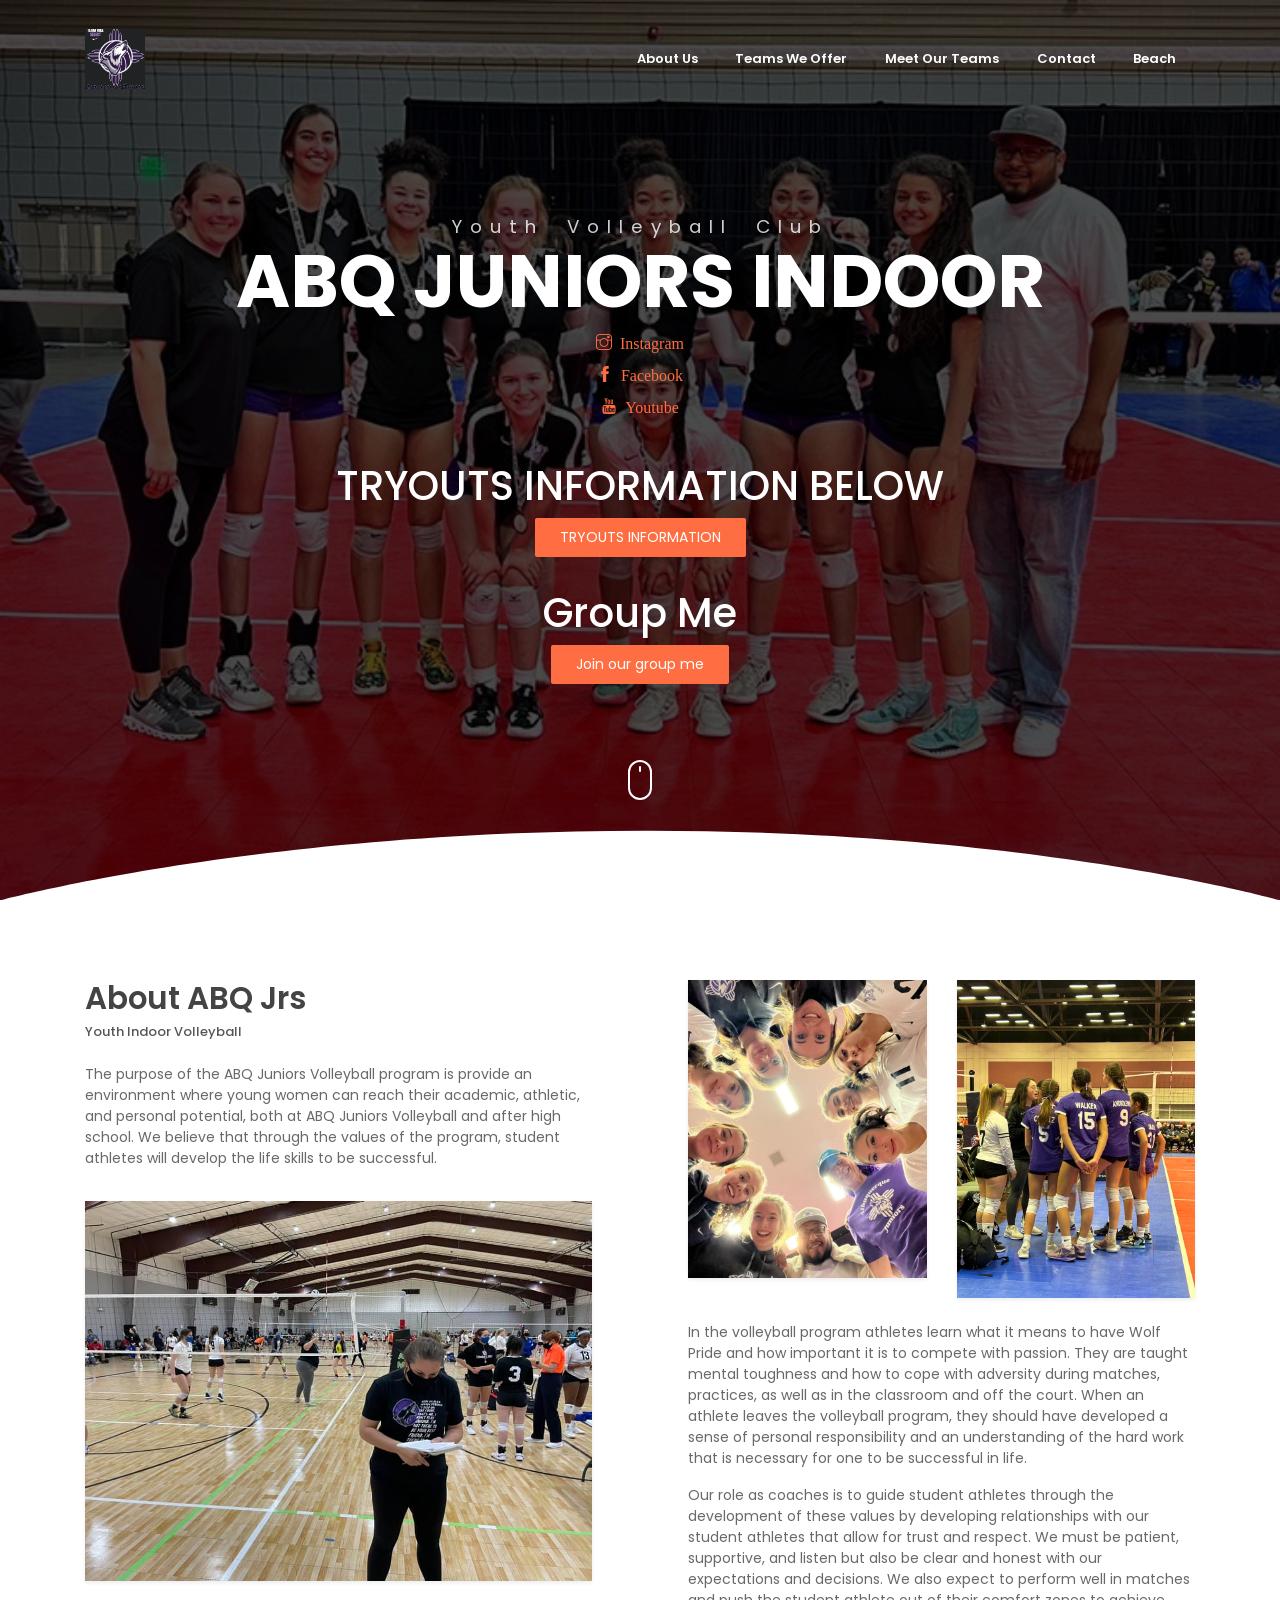
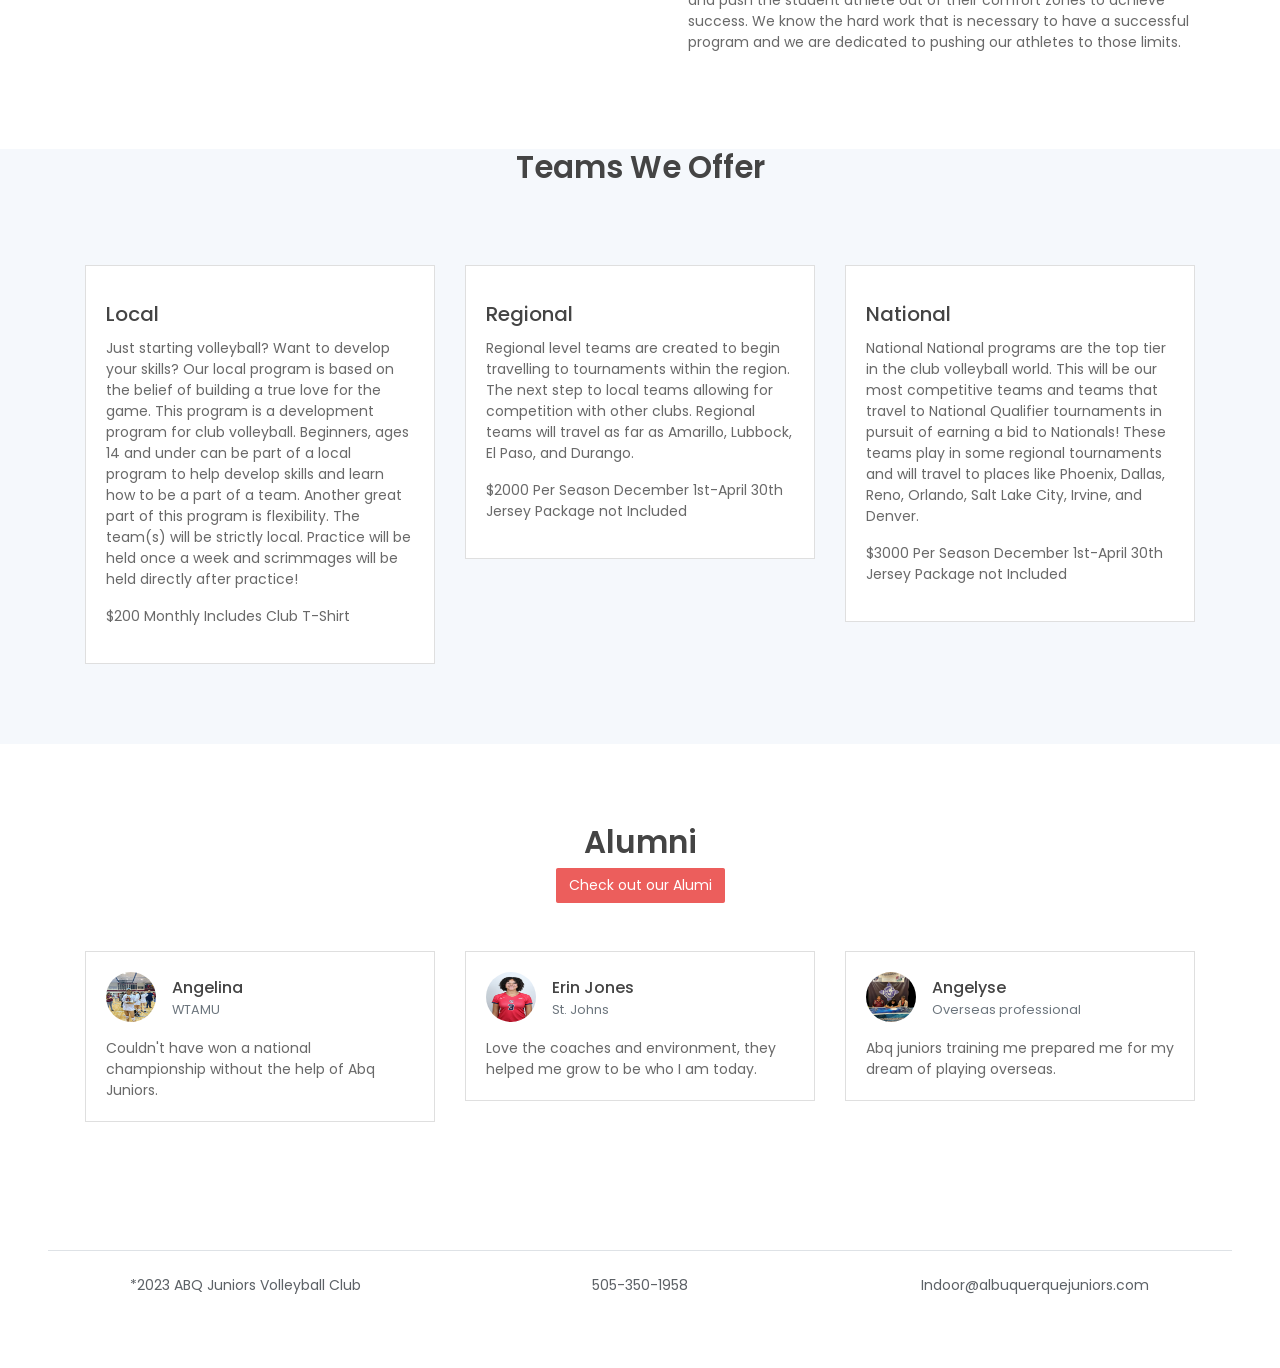
<file: index.html>
<!DOCTYPE html>
<html lang="en">
<head>
	<meta charset="utf-8">
    <meta name="viewport" content="width=device-width, initial-scale=1, shrink-to-fit=no">
    <meta name="description" content="Welcome TO Albuquerque Juniors.">
    <meta name="author" content="BK">
    <title>ABQ JRs </title>
    <!-- font icons -->
    <link rel="stylesheet" href="Juniors/public_html/assets/vendors/themify-icons/css/themify-icons.css">
    <!-- Bootstrap + LeadMark main styles -->
	<link rel="stylesheet" href="Juniors/public_html/assets/css/abq.css">
    <link
            rel="stylesheet"
            href="https://cdnjs.cloudflare.com/ajax/libs/animate.css/4.1.1/animate.min.css"
    />
</head>
<body data-spy="scroll" data-target=".navbar" data-offset="40" id="home">

    <!-- page Navigation -->
    <nav class="navbar custom-navbar navbar-expand-md navbar-light fixed-top" data-spy="affix" data-offset-top="10">
        <div class="container">
            <a class="navbar-brand" href="#">
                <img src="Juniors/public_html/assets/imgs/logo.jpg" alt="">
            </a>
            <button class="navbar-toggler ml-auto" type="button" data-toggle="collapse" data-target="#navbarSupportedContent" aria-controls="navbarSupportedContent" aria-expanded="false" aria-label="Toggle navigation">
                <span class="navbar-toggler-icon"></span>
            </button>
            <div class="collapse navbar-collapse" id="navbarSupportedContent">
                <ul class="navbar-nav ml-auto">
                    <li class="nav-item">
                        <a class="nav-link" href="#about">About Us</a>
                    </li>
                    <li class="nav-item">
                        <a class="nav-link" href="#service">Teams We Offer</a>
                    </li>
                    <li class="nav-item">
                        <a class="nav-link" href="#blog">Meet Our Teams</a>
                    </li>
                    <li class="nav-item">
                        <a class="nav-link" href="#contact">Contact</a>
                    </li>
                    <li class="nav-item">
                        <a class="nav-link" href="https://bakvolleyball.com/">Beach</a>
                    </li>

                </ul>
            </div>
        </div>
    </nav>
    <!-- End Of Second Navigation -->

    <!-- Page Header -->
    <header class="header">
        <div class="overlay">

            <h1 class="subtitle">Youth Volleyball Club</h1>
            <h1 class="title" >ABQ JUNIORS INDOOR</h1>
            <a href="https://www.instagram.com/abq_juniors/" class="ti-instagram"> Instagram </a>
            <p></p>
            <a href="https://www.facebook.com/Abqjunior" class="ti-facebook"> Facebook </a>
            <p></p>
            <a href="https://www.youtube.com/@albuquerquejuniors5815" class="ti-youtube"> Youtube </a>
<p>

</p>
            <p></p>
            <p></p>
            <h1  >TRYOUTS INFORMATION BELOW</h1>
            <a href="https://albuquerquejrs.volleyballlife.com/tournament/10283?tab=information" class="btn btn-primary py-2 px-4"> TRYOUTS INFORMATION  </a>
            <p></p>
            <p></p>
            <h1  >Group Me</h1>
            <a href="https://web.groupme.com/join_group/94798622/7iI6jqDB?fbclid=IwAR0cw1OQD-EEyTj_VdPC0jNLtBFFoFQxZM2JzxkhZGT0ep2jdFDNZmMM-Ts" class="btn btn-primary py-2 px-4"> Join our group me  </a>




        </div>  
        <div class="shape">
            <svg viewBox="0 0 1500 200">
                <path d="m 0,240 h 1500.4828 v -71.92164 c 0,0 -286.2763,-81.79324 -743.19024,-81.79324 C 300.37862,86.28512 0,168.07836 0,168.07836 Z"/>
            </svg>
        </div>  
        <div class="mouse-icon"><div class="wheel"></div></div>
    </header>
    <!-- End Of Page Header -->

    <!-- About Section -->
    <section class="section" id="about">
        <div class="container">
            <div class="row justify-content-between">
                <div class="col-md-6 pr-md-5 mb-4 mb-md-0">
                    <h6 class="section-title mb-0">About ABQ Jrs</h6>
                    <h6 class="section-subtitle mb-4">Youth Indoor Volleyball</h6>
                    <p >The purpose of the ABQ Juniors  Volleyball program is provide an environment where young women can reach their academic, athletic, and personal potential, both at ABQ Juniors Volleyball
                        and after high school. We believe that through the values of the program, student athletes will develop the life skills to be successful.</p>
                    <img src="Juniors/public_html/assets/imgs/jordan.jpg" alt="" class="w-100 mt-3 shadow-sm">
                </div>
                <div class="col-md-6 pl-md-5">
                    <div class="row">
                        <div class="col-6">
                            <img src="Juniors/public_html/assets/imgs/17s pic.jpg" alt="" class="w-100 shadow-sm">
                        </div>
                        <div class="col-6">
                            <img src="Juniors/public_html/assets/imgs/14s paso.jpg" alt="" class="w-100 shadow-sm">
                        </div>
                        <div class="col-12 mt-4">
                            <p>In the volleyball program athletes learn what it means to have Wolf  Pride and how important it is to compete with passion.  They are taught mental toughness and how to cope with adversity during matches, practices, as well as in the classroom and off the court.  When an athlete leaves the volleyball program,
                                they should have developed a sense of personal responsibility and an understanding of the hard work that is necessary for one to be successful in life. </p>
                            <p>Our role as coaches is to guide student athletes through the development of these values by developing relationships with our student athletes that allow for trust and respect. We must be patient, supportive, and listen but also be clear and honest with our expectations and decisions. We also expect to perform well in matches and push the student athlete out
                                of their comfort zones to achieve success.  We know the hard work that is necessary to have a successful program and we are dedicated to pushing our athletes to those limits. </p>
                        </div>
                    </div>
                </div>
            </div>
        </div>
    </section>
    <!-- End OF About Section -->


    <!-- Service Section -->
    <section  id="service" class="section pt-0">
        <div class="container">
            <h6 class="section-title text-center">Teams We Offer</h6>
            <h6 class="section-subtitle text-center mb-5 pb-3"> </h6>

            <div class="row">
                <div class="col-md-4">
                    <div class="card mb-4 mb-md-0">
                        <div class="card-body">
                            <small class="text-primary font-weight-bold"></small>
                            <h5 class="card-title mt-3"> Local <h5>
                            <p class="mb-0">Just starting volleyball? Want to develop your skills?
                                Our local program is based on the belief of building a true love for the game. This program is a development program for club volleyball. Beginners, ages 14 and under can be part of a local program to help develop skills and learn how to be a part of a team. Another great part of this program is flexibility. The team(s) will be strictly local. Practice will be held once a week and scrimmages will be held directly after practice!
                            </p>
                                <p></p>
                                <p>
                                $200 Monthly
                                Includes Club T-Shirt </p>
                        </div>
                    </div>
                </div>
                <div class="col-md-4">
                    <div class="card mb-4 mb-md-0">
                        <div class="card-body">
                            <small class="text-primary font-weight-bold"></small>
                            <h5 class="card-title mt-3">Regional<h5>
                            <p class="mb-0">Regional level teams are created to begin travelling to tournaments within the region. The next step to local teams allowing for competition with other clubs. Regional teams will travel as far as Amarillo, Lubbock, El Paso, and Durango.
                            </p>
                                <p></p>
                                <p>
                                $2000 Per Season December 1st-April 30th
                                Jersey Package not Included</p>
                        </div>
                    </div>
                </div>
                <div class="col-md-4">
                    <div class="card mb-4 mb-md-0">
                        <div class="card-body">
                            <small class="text-primary font-weight-bold"></small>
                            <h5 class="card-title  mt-3">National<h5>
                            <p class="mb-0"> National
                                National programs are the top tier in the club volleyball world. This will be our most competitive teams and teams that travel to National Qualifier tournaments in pursuit of earning a bid to Nationals! These teams play in some regional tournaments and will travel to places like Phoenix, Dallas, Reno, Orlando, Salt Lake City, Irvine, and Denver.
                            </p>
                                <p></p>
                               <p> $3000 Per Season December 1st-April 30th
                                Jersey Package not Included </p>
                        </div>
                    </div>
                </div>              
            </div>
        </div>
    </section>
    <!-- End OF Service Section -->





    <!-- Blog Section
    <section class="section" id="blog">
        <div class="container">
            <h6 class="section-title mb-0 text-center">Meet Our Teams</h6>
            <h6 class="section-subtitle mb-5 text-center">Nike Sponsored Teams</h6>

            <div class="row">
                <div class="col-md-4">
                    <div class="card border-0 mb-4">
                        <img src="Juniors/public_html/assets/imgs/14s.jpg" alt="" class="card-img-top w-100">
                        <div class="card-body">                         
                            <h6 class="card-title">Nike 14s</h6>
                            <p>Meet our teams</p>
                            <a href="" class="btn btn-danger">Team Page</a>
                        </div>
                    </div>
                </div>
                <div class="col-md-4">
                    <div class="card border-0 mb-4">
                        <img src="Juniors/public_html/assets/imgs/17s champs.jpg" alt="" class="card-img-top w-100">
                        <div class="card-body">                         
                            <h6 class="card-title"> Nike 17s </h5>
                            <p>Meet Our Team</p>
                            <a href="17s.html" class="btn btn-danger">Team Page</a>
                        </div>
                    </div>
                </div>
                <div class="col-md-4">
                    <div class="card border-0 mb-4">
                        <img src="Juniors/public_html/assets/imgs/18s.JPG" alt="" class="card-img-top h-25 w-75">
                        <div class="card-body">                         
                            <h6 class="card-title">Nike 18s</h6>
                            <p>Meet Our Team </p>
                            <a href="18team.html   "class="btn btn-danger"> Team Page</a>

                        </div>
                    </div>
                </div>
            </div>
        </div>
    </section>
    End of Blog Section -->

    <!-- Testmonial Section -->
    <section class="section" id="testmonial">
        <div class="container">
            <h6 class="section-title text-center mb-0"> Alumni  </h6>
            <h6 class="section-subtitle mb-5 text-center"><a href="alumni.html"class="btn btn-danger"> Check out our Alumi</a>
            </h6>

            <div class="row">
                <div class="col-md-4 my-3 my-md-0">
                    <div class="card">
                        <div class="card-body">
                            <div class="media align-items-center mb-3">
                                <img class="mr-3" src="Juniors/public_html/assets/imgs/ang.jpg" alt="">
                                <div class="media-body">
                                    <h6 class="mt-1 mb-0">Angelina</h6>
                                    <small class="text-muted mb-0">WTAMU</small>
                                </div>
                            </div>
                            <p class="mb-0">Couldn't have won a national championship without the help of Abq Juniors.</p>
                        </div>
                    </div>
                </div>
                <div class="col-md-4 my-3 my-md-0">
                    <div class="card">
                        <div class="card-body">
                            <div class="media align-items-center mb-3">
                                <img class="mr-3" src="Juniors/public_html/assets/imgs/erinjones.jpg" alt="">
                                <div class="media-body">
                                    <h6 class="mt-1 mb-0">Erin Jones</h6>
                                    <small class="text-muted mb-0">St. Johns</small>
                                </div>
                            </div>
                            <p class="mb-0">Love the coaches and environment, they helped me grow to be who I am today.</p>
                        </div>
                    </div>
                </div>
                <div class="col-md-4 my-3 my-md-0">
                    <div class="card">
                        <div class="card-body">
                            <div class="media align-items-center mb-3">
                                <img class="mr-3" src="Juniors/public_html/assets/imgs/taz.jpg" alt="">
                                <div class="media-body">
                                    <h6 class="mt-1 mb-0">Angelyse</h6>
                                    <small class="text-muted mb-0">Overseas professional</small>
                                </div>
                            </div>
                            <p class="mb-0">Abq juniors training me prepared me for my dream of playing overseas.</p>
                        </div>
                    </div>
                </div>
            </div>
        </div>
    </section>
    <!-- End of Testimonial Section -->






    <!-- Contact Section -->

            <!-- Page Footer -->
    <div class="footer m-5 text-center dark">
        <p>*2023
            ABQ Juniors Volleyball Club</p>
        <p> 505-350-1958</p>
        <p> Indoor@albuquerquejuniors.com
        </p>
    </div>
            <!-- End of Page Footer -->
	
	<!-- core  -->
    <script src="Juniors/public_html/assets/vendors/jquery/jquery-3.4.1.js"></script>
    <script src="Juniors/public_html/assets/vendors/bootstrap/bootstrap.bundle.js"></script>

    <!-- bootstrap 3 affix -->
	<script src="Juniors/public_html/assets/vendors/bootstrap/bootstrap.affix.js"></script>

    <!-- Isotope -->
    <script src="Juniors/public_html/assets/vendors/isotope/isotope.pkgd.js"></script>

    <!-- LeadMark js -->
    <script src="Juniors/public_html/assets/js/leadmark.js"></script>

</body>

</html>
</file>
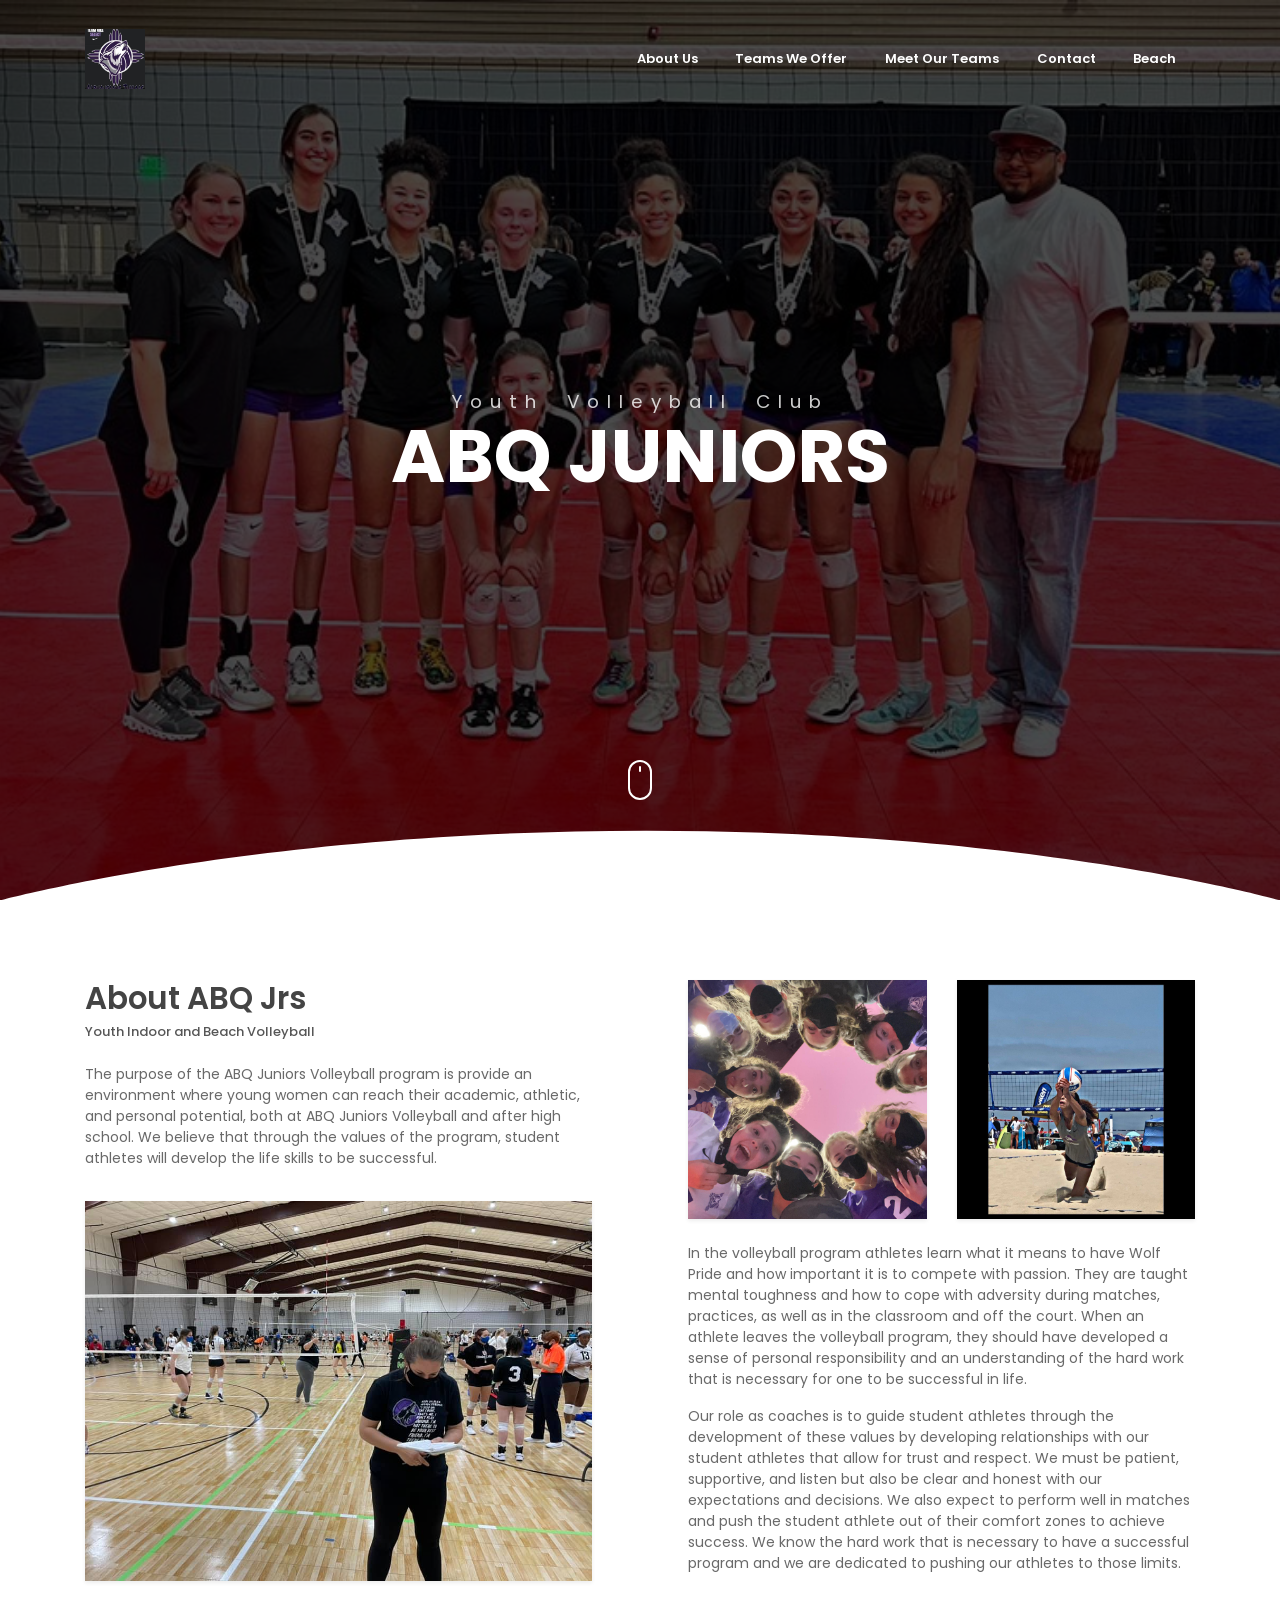
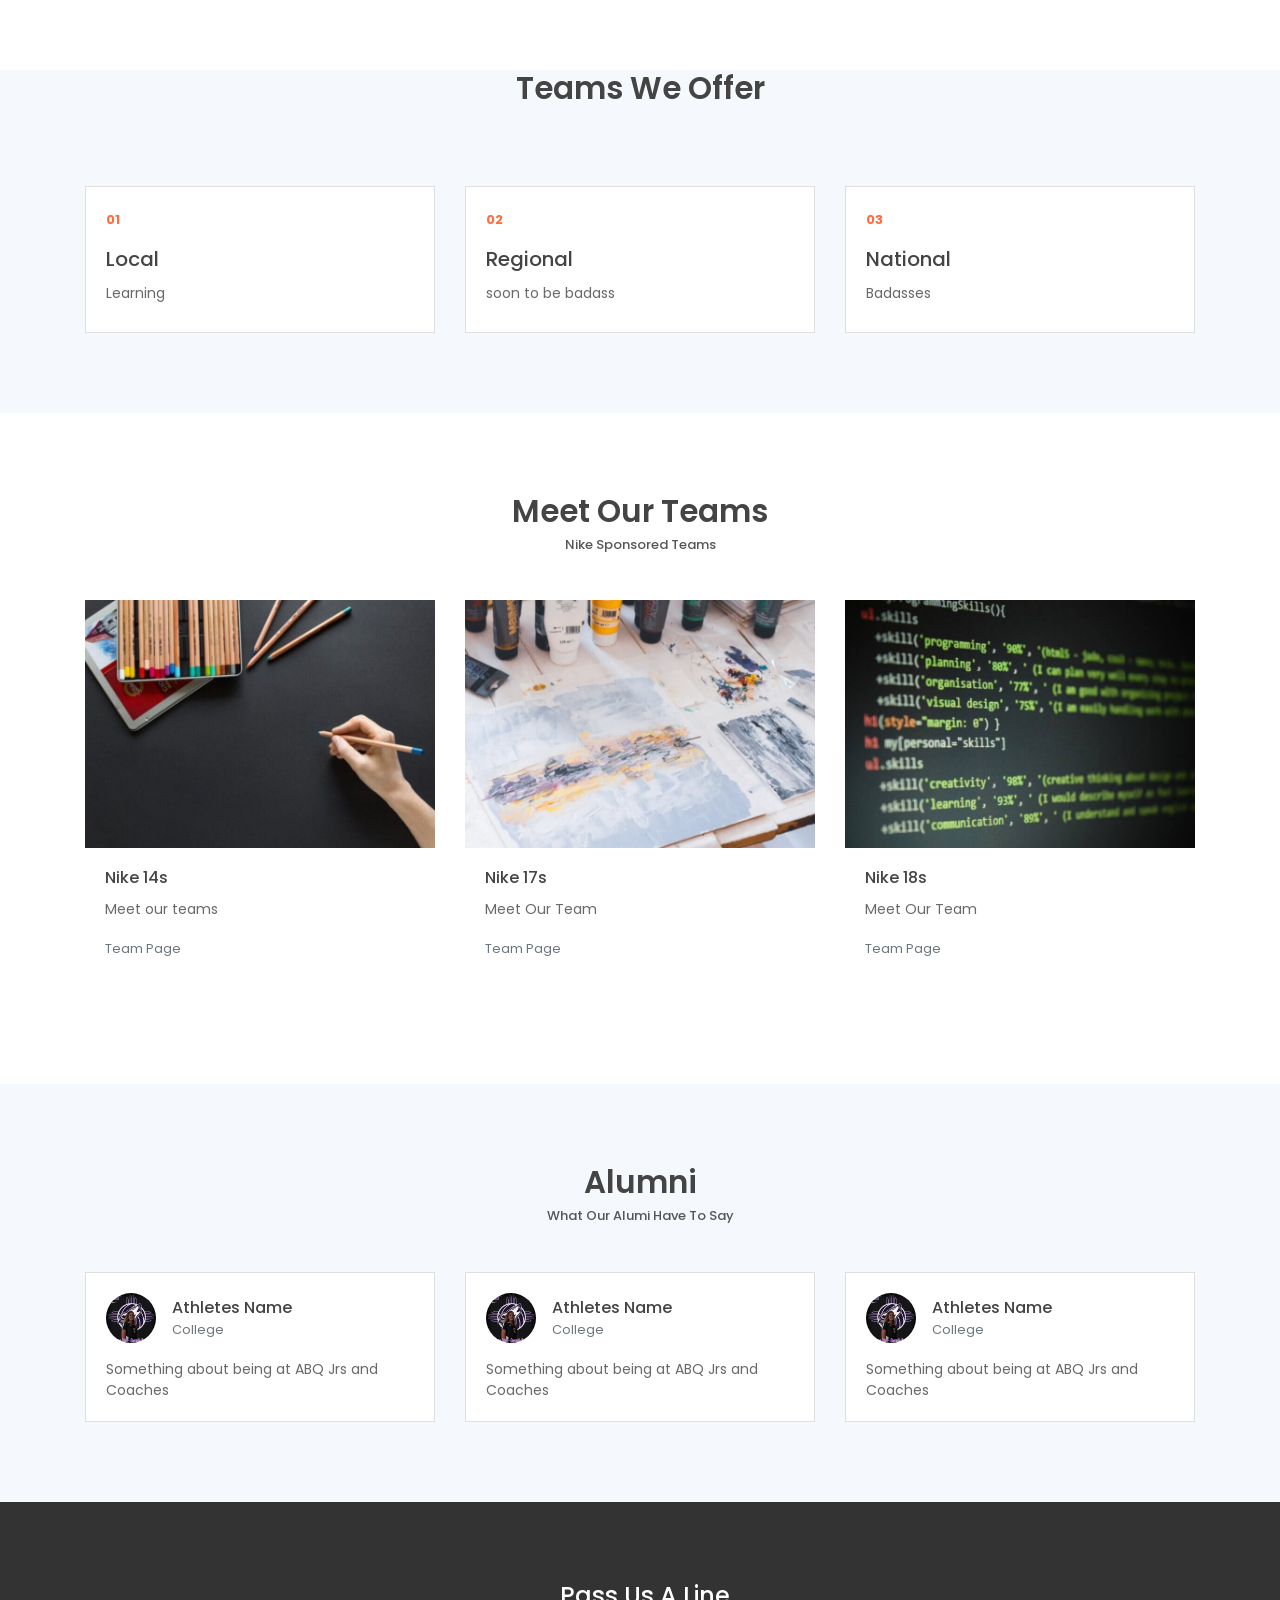
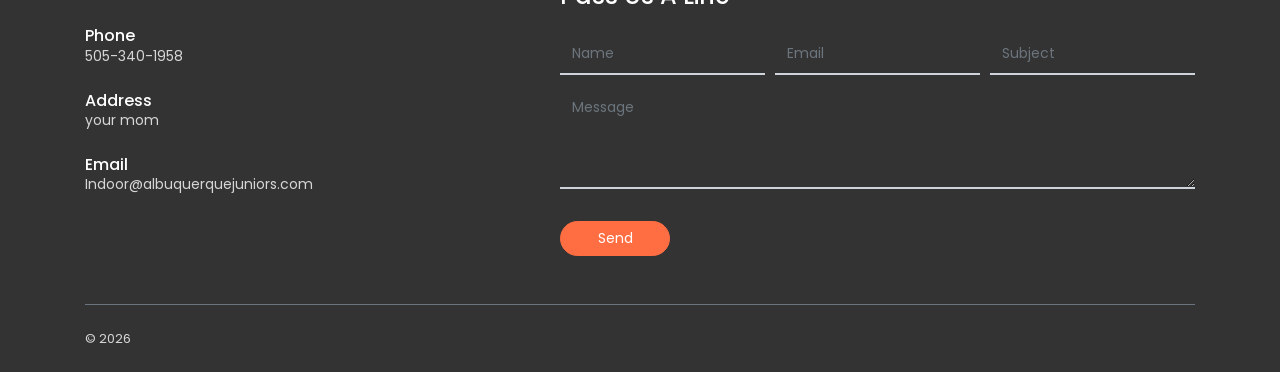
<file: leadmark/public_html/index.html>
<!DOCTYPE html>
<html lang="en">
<head>
	<meta charset="utf-8">
    <meta name="viewport" content="width=device-width, initial-scale=1, shrink-to-fit=no">
    <meta name="description" content="Start your development with LeadMark landing page.">
    <meta name="author" content="Devcrud">
    <title>ABQ JRs </title>
    <!-- font icons -->
    <link rel="stylesheet" href="assets/vendors/themify-icons/css/themify-icons.css">
    <!-- Bootstrap + LeadMark main styles -->
	<link rel="stylesheet" href="assets/css/leadmark.css">
</head>
<body data-spy="scroll" data-target=".navbar" data-offset="40" id="home">

    <!-- page Navigation -->
    <nav class="navbar custom-navbar navbar-expand-md navbar-light fixed-top" data-spy="affix" data-offset-top="10">
        <div class="container">
            <a class="navbar-brand" href="#">
                <img src="assets/imgs/logo.jpg" alt="">
            </a>
            <button class="navbar-toggler ml-auto" type="button" data-toggle="collapse" data-target="#navbarSupportedContent" aria-controls="navbarSupportedContent" aria-expanded="false" aria-label="Toggle navigation">
                <span class="navbar-toggler-icon"></span>
            </button>
            <div class="collapse navbar-collapse" id="navbarSupportedContent">
                <ul class="navbar-nav ml-auto">
                    <li class="nav-item">
                        <a class="nav-link" href="#about">About Us</a>
                    </li>
                    <li class="nav-item">
                        <a class="nav-link" href="#service">Teams We Offer</a>
                    </li>
                    <li class="nav-item">
                        <a class="nav-link" href="#blog">Meet Our Teams</a>
                    </li>
                    <li class="nav-item">
                        <a class="nav-link" href="#contact">Contact</a>
                    </li>
                    <li class="nav-item">
                        <a class="nav-link" href="#contact">Beach</a>
                    </li>

                </ul>
            </div>
        </div>
    </nav>
    <!-- End Of Second Navigation -->

    <!-- Page Header -->
    <header class="header">
        <div class="overlay">
            <h1 class="subtitle">Youth Volleyball Club</h1>
            <h1 class="title">ABQ JUNIORS</h1>
        </div>  
        <div class="shape">
            <svg viewBox="0 0 1500 200">
                <path d="m 0,240 h 1500.4828 v -71.92164 c 0,0 -286.2763,-81.79324 -743.19024,-81.79324 C 300.37862,86.28512 0,168.07836 0,168.07836 Z"/>
            </svg>
        </div>  
        <div class="mouse-icon"><div class="wheel"></div></div>
    </header>
    <!-- End Of Page Header -->

    <!-- About Section -->
    <section class="section" id="about">
        <div class="container">
            <div class="row justify-content-between">
                <div class="col-md-6 pr-md-5 mb-4 mb-md-0">
                    <h6 class="section-title mb-0">About ABQ Jrs</h6>
                    <h6 class="section-subtitle mb-4">Youth Indoor and Beach Volleyball</h6>
                    <p >The purpose of the ABQ Juniors  Volleyball program is provide an environment where young women can reach their academic, athletic, and personal potential, both at ABQ Juniors Volleyball
                        and after high school. We believe that through the values of the program, student athletes will develop the life skills to be successful.</p>
                    <img src="assets/imgs/jordan.jpg" alt="" class="w-100 mt-3 shadow-sm">
                </div>
                <div class="col-md-6 pl-md-5">
                    <div class="row">
                        <div class="col-6">
                            <img src="assets/imgs/200118steam.jpg" alt="" class="w-100 shadow-sm">
                        </div>
                        <div class="col-6">
                            <img src="assets/imgs/2021bvcaseriah.jpg" alt="" class="w-100 shadow-sm">
                        </div>
                        <div class="col-12 mt-4">
                            <p>In the volleyball program athletes learn what it means to have Wolf  Pride and how important it is to compete with passion.  They are taught mental toughness and how to cope with adversity during matches, practices, as well as in the classroom and off the court.  When an athlete leaves the volleyball program,
                                they should have developed a sense of personal responsibility and an understanding of the hard work that is necessary for one to be successful in life. </p>
                            <p>Our role as coaches is to guide student athletes through the development of these values by developing relationships with our student athletes that allow for trust and respect. We must be patient, supportive, and listen but also be clear and honest with our expectations and decisions. We also expect to perform well in matches and push the student athlete out
                                of their comfort zones to achieve success.  We know the hard work that is necessary to have a successful program and we are dedicated to pushing our athletes to those limits. </p>
                        </div>
                    </div>
                </div>
            </div>
        </div>
    </section>
    <!-- End OF About Section -->


    <!-- Service Section -->
    <section  id="service" class="section pt-0">
        <div class="container">
            <h6 class="section-title text-center">Teams We Offer</h6>
            <h6 class="section-subtitle text-center mb-5 pb-3"> </h6>

            <div class="row">
                <div class="col-md-4">
                    <div class="card mb-4 mb-md-0">
                        <div class="card-body">
                            <small class="text-primary font-weight-bold">01</small>
                            <h5 class="card-title mt-3"> Local <h5>
                            <p class="mb-0">Learning </p>
                        </div>
                    </div>
                </div>
                <div class="col-md-4">
                    <div class="card mb-4 mb-md-0">
                        <div class="card-body">
                            <small class="text-primary font-weight-bold">02</small>
                            <h5 class="card-title mt-3">Regional<h5>
                            <p class="mb-0">soon to be badass</p>
                        </div>
                    </div>
                </div>
                <div class="col-md-4">
                    <div class="card mb-4 mb-md-0">
                        <div class="card-body">
                            <small class="text-primary font-weight-bold">03</small>
                            <h5 class="card-title mt-3">National<h5>
                            <p class="mb-0"> Badasses </p>
                        </div>
                    </div>
                </div>              
            </div>
        </div>
    </section>
    <!-- End OF Service Section -->





    <!-- Blog Section -->
    <section class="section" id="blog">
        <div class="container">
            <h6 class="section-title mb-0 text-center">Meet Our Teams</h6>
            <h6 class="section-subtitle mb-5 text-center">Nike Sponsored Teams</h6>

            <div class="row">
                <div class="col-md-4">
                    <div class="card border-0 mb-4">
                        <img src="assets/imgs/blog-1.jpg" alt="" class="card-img-top w-100">
                        <div class="card-body">                         
                            <h6 class="card-title">Nike 14s</h6>
                            <p>Meet our teams</p>
                            <a href="javascript:void(0)" class="small text-muted">Team Page</a>
                        </div>
                    </div>
                </div>
                <div class="col-md-4">
                    <div class="card border-0 mb-4">
                        <img src="assets/imgs/blog-2.jpg" alt="" class="card-img-top w-100">
                        <div class="card-body">                         
                            <h6 class="card-title"> Nike 17s </h5>
                            <p>Meet Our Team</p>
                            <a href="javascript:void(0)" class="small text-muted">Team Page</a>
                        </div>
                    </div>
                </div>
                <div class="col-md-4">
                    <div class="card border-0 mb-4">
                        <img src="assets/imgs/blog-3.jpg" alt="" class="card-img-top w-100">
                        <div class="card-body">                         
                            <h6 class="card-title">Nike 18s</h6>
                            <p>Meet Our Team </p>
                            <a href="javascript:void(0)" class="small text-muted">Team Page</a>
                        </div>
                    </div>
                </div>
            </div>
        </div>
    </section>
    <!-- End of Blog Section -->

    <!-- Testmonial Section -->
    <section class="section" id="testmonial">
        <div class="container">
            <h6 class="section-title text-center mb-0"> Alumni  </h6>
            <h6 class="section-subtitle mb-5 text-center">What Our Alumi Have To Say</h6>
            <div class="row">
                <div class="col-md-4 my-3 my-md-0">
                    <div class="card">
                        <div class="card-body">
                            <div class="media align-items-center mb-3">
                                <img class="mr-3" src="assets/imgs/emma.jpg" alt="">
                                <div class="media-body">
                                    <h6 class="mt-1 mb-0">Athletes Name</h6>
                                    <small class="text-muted mb-0">College</small>
                                </div>
                            </div>
                            <p class="mb-0">Something about being at ABQ Jrs and Coaches</p>
                        </div>
                    </div>
                </div>
                <div class="col-md-4 my-3 my-md-0">
                    <div class="card">
                        <div class="card-body">
                            <div class="media align-items-center mb-3">
                                <img class="mr-3" src="assets/imgs/emma.jpg" alt="">
                                <div class="media-body">
                                    <h6 class="mt-1 mb-0">Athletes Name</h6>
                                    <small class="text-muted mb-0">College</small>
                                </div>
                            </div>
                            <p class="mb-0">Something about being at ABQ Jrs and Coaches</p>
                        </div>
                    </div>
                </div>
                <div class="col-md-4 my-3 my-md-0">
                    <div class="card">
                        <div class="card-body">
                            <div class="media align-items-center mb-3">
                                <img class="mr-3" src="assets/imgs/emma.jpg" alt="">
                                <div class="media-body">
                                    <h6 class="mt-1 mb-0">Athletes Name</h6>
                                    <small class="text-muted mb-0">College</small>
                                </div>
                            </div>
                            <p class="mb-0">Something about being at ABQ Jrs and Coaches</p>
                        </div>
                    </div>
                </div>
            </div>
        </div>
    </section>
    <!-- End of Testimonial Section -->






    <!-- Contact Section -->
    <section id="contact" class="section has-img-bg pb-0">
        <div class="container">
            <div class="row align-items-center">
                <div class="col-md-5 my-3">
                    <h6 class="mb-0">Phone</h6>
                    <p class="mb-4">505-340-1958</p>

                    <h6 class="mb-0">Address</h6>
                    <p class="mb-4">your mom</p>

                    <h6 class="mb-0">Email</h6>
                    <p class="mb-0">Indoor@albuquerquejuniors.com</p>
                    <p></p>
                </div>
                <div class="col-md-7">
                    <form>
                        <h4 class="mb-4">Pass Us A Line</h4>
                        <div class="form-row">
                            <div class="form-group col-sm-4">
                                <input type="text" class="form-control text-white rounded-0 bg-transparent" name="name" placeholder="Name">
                            </div>
                            <div class="form-group col-sm-4">
                                <input type="email" class="form-control text-white rounded-0 bg-transparent" name="Email" placeholder="Email">
                            </div>
                            <div class="form-group col-sm-4">
                                <input type="text" class="form-control text-white rounded-0 bg-transparent" name="subject" placeholder="Subject">
                            </div>
                            <div class="form-group col-12">
                                <textarea name="message" id="" cols="30" rows="4" class="form-control text-white rounded-0 bg-transparent" placeholder="Message"></textarea>

                            </div>
                            <div class="form-group col-12 mb-0">
                                <button type="submit" class="btn btn-primary rounded w-md mt-3">Send</button>
                            </div>                          
                        </div>                          
                    </form>
                </div>
            </div>
            <!-- Page Footer -->
            <footer class="mt-5 py-4 border-top border-secondary">
                <p class="mb-0 small">&copy; <script>document.write(new Date().getFullYear())</script> </p>
            </footer>
            <!-- End of Page Footer -->  
        </div>
    </section>
	
	<!-- core  -->
    <script src="assets/vendors/jquery/jquery-3.4.1.js"></script>
    <script src="assets/vendors/bootstrap/bootstrap.bundle.js"></script>

    <!-- bootstrap 3 affix -->
	<script src="assets/vendors/bootstrap/bootstrap.affix.js"></script>

    <!-- Isotope -->
    <script src="assets/vendors/isotope/isotope.pkgd.js"></script>

    <!-- LeadMark js -->
    <script src="assets/js/leadmark.js"></script>

</body>
</html>
</file>
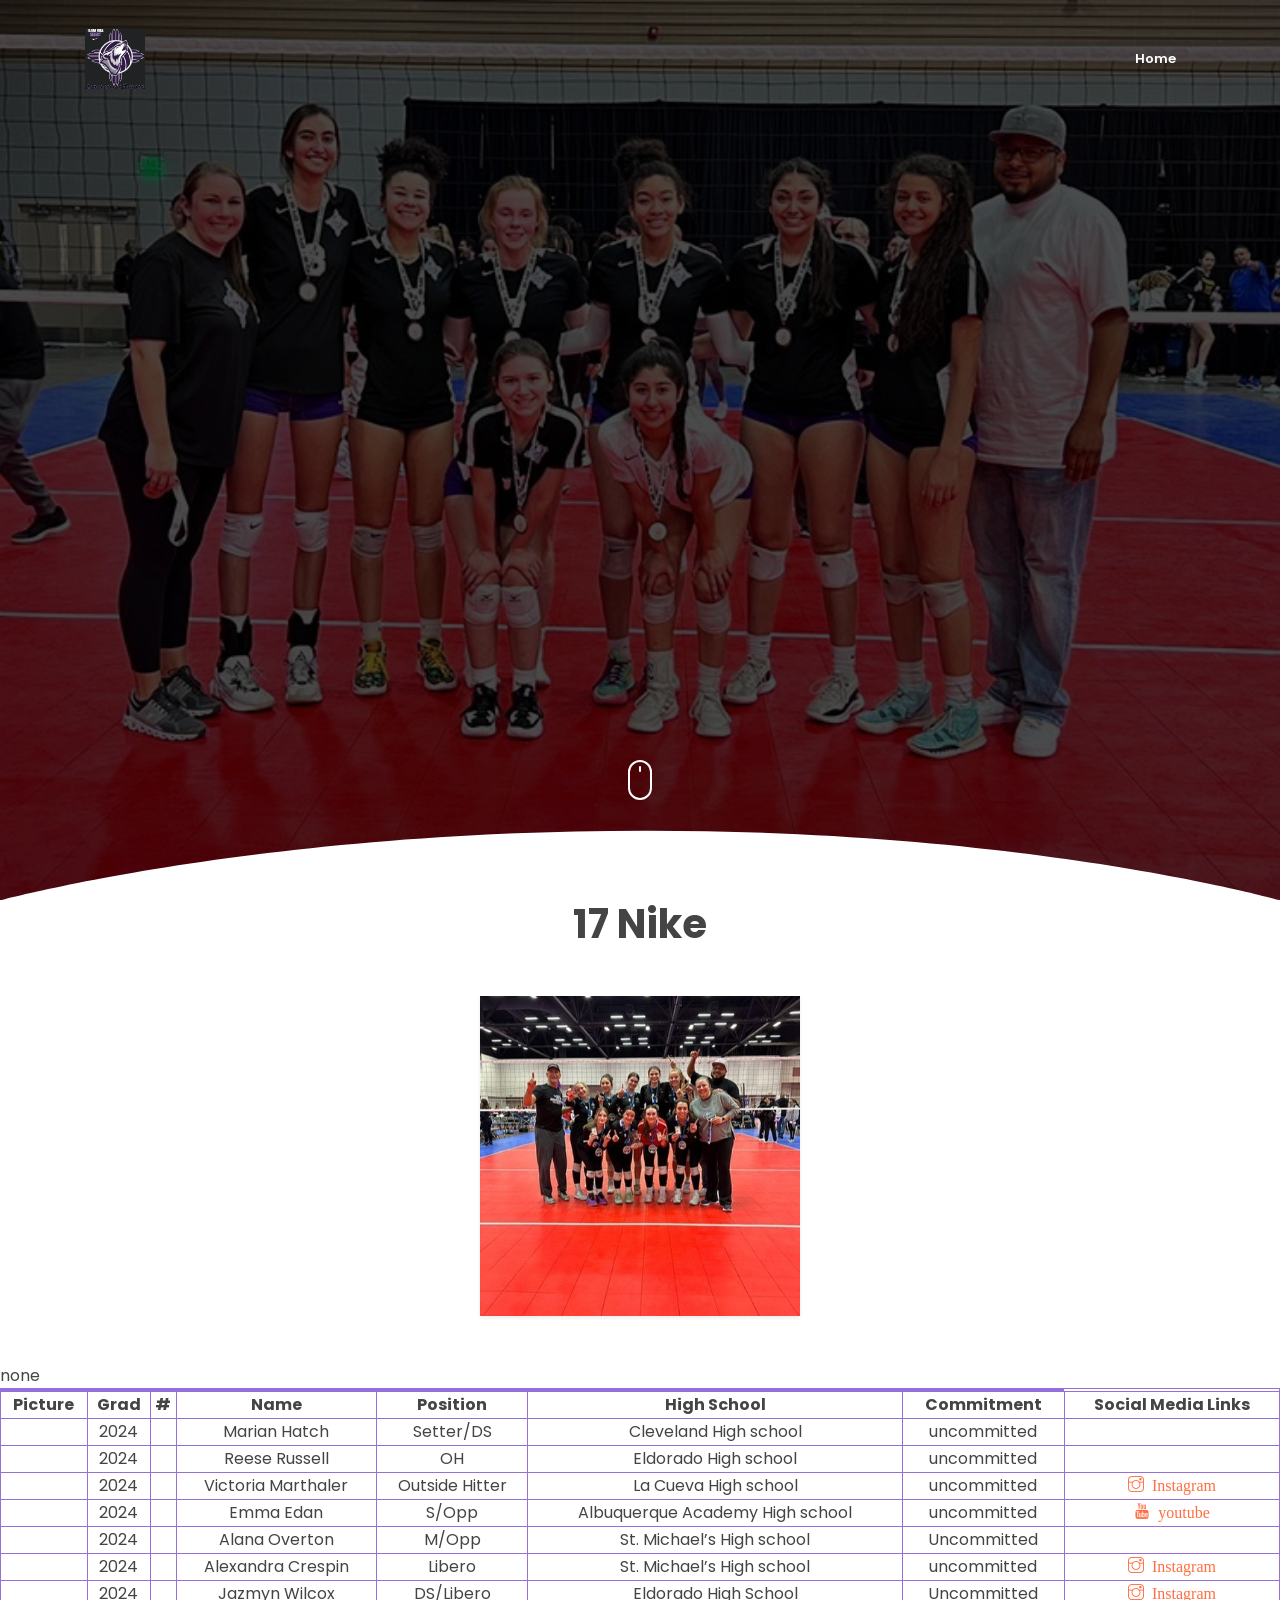
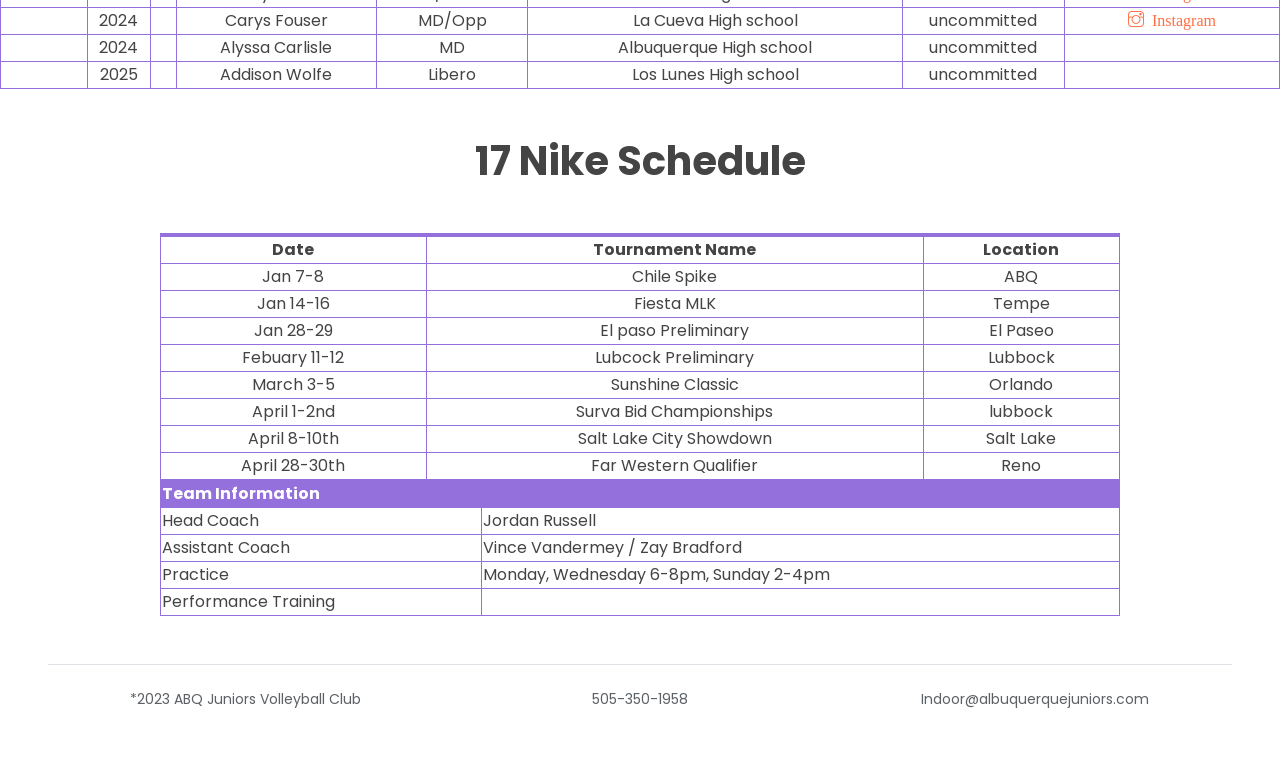
<file: 17s.html>
<!DOCTYPE html>
<html lang="en">
<head>
  <meta charset="utf-8">
  <meta name="viewport" content="width=device-width, initial-scale=1, shrink-to-fit=no">
  <meta name="description" content="Welcome to Albuquerque Juniors">
  <meta name="author" content="BK">
  <title>ABQ JRs </title>
  <!-- font icons -->
  <link rel="stylesheet" href="Juniors/public_html/assets/vendors/themify-icons/css/themify-icons.css">
  <!-- Bootstrap + LeadMark main styles -->
  <link rel="stylesheet" href="Juniors/public_html/assets/css/abq.css">
</head>
<body data-spy="scroll" data-target=".navbar" data-offset="40" id="home">

<!-- page Navigation -->
<nav class="navbar custom-navbar navbar-expand-md navbar-light fixed-top" data-spy="affix" data-offset-top="10">
  <div class="container">
    <a class="navbar-brand" href="index.html">
      <img src="Juniors/public_html/assets/imgs/logo.jpg" alt="">
    </a>
    <button class="navbar-toggler ml-auto" type="button" data-toggle="collapse" data-target="#navbarSupportedContent" aria-controls="navbarSupportedContent" aria-expanded="false" aria-label="Toggle navigation">
      <span class="navbar-toggler-icon"></span>
    </button>
    <div class="collapse navbar-collapse" id="navbarSupportedContent">
      <ul class="navbar-nav ml-auto">
        <li class="nav-item">
          <a class="nav-link" href="index.html">Home</a>
        </li>
      </ul>
    </div>
  </div>
</nav>
<!-- End Of Second Navigation -->

<!-- Page Header -->
<header class="header">
  <div class="overlay">
    <h1 class="subtitle"></h1>
    <h1 class="title"></h1>
  </div>
  <div class="shape">
    <svg viewBox="0 0 1500 200">
      <path d="m 0,240 h 1500.4828 v -71.92164 c 0,0 -286.2763,-81.79324 -743.19024,-81.79324 C 300.37862,86.28512 0,168.07836 0,168.07836 Z"/>
    </svg>
  </div>
  <div class="mouse-icon"><div class="wheel"></div></div>
</header>
<section>
  <div>
    <h1 class="section-title text-center"><strong>17 Nike</strong></h1>
  </div>


  <div>
    <img src="Juniors/public_html/assets/imgs/17s champs.jpg" class="mx-auto d-block m-5  w-25 h-25 shadow-sm" height="600" width="800"/>
  </div>


  <div id="table">
    <table class="roster" >
      <thead>
      <tr>
        <th colspan="7"></th>
      </tr>
      </thead>
      <tbody>

      <tr class="font-weight-bold">

        <td>Picture</td>
        <td>Grad</td>
        <td>#</td>
        <td>Name</td>
        <td>Position</td>
        <td>High School</td>
        <td>Commitment</td>
        <td> Social Media Links </td>

      </tr>
      <tr>
        <td></td>
        <td>2024</td>
        <td></td>
        <td>Marian Hatch</td>
        <td>Setter/DS</td>
        <td>Cleveland High school </td>
        <td>uncommitted</td>
        <tb></tb>
      </tr>

      <tr>
        <td></td>
        <td>2024</td>
        <td></td>
        <td>Reese Russell</td>
        <td>OH</td>
        <td>Eldorado High school</td>
        <td>uncommitted</td>
        <td></td>
      </tr>
      <tr>
        <td></td>
        <td>2024</td>
        <td></td>
        <td>Victoria Marthaler</td>
        <td>Outside Hitter</td>
        <td>La Cueva High school </td>
        <td>uncommitted</td>
        <td>
          <a href="https://www.instagram.com/vmarthaler.vb/" class="ti-instagram"> Instagram </a>
        </td>
      </tr>
      <tr>
        <td></td>
        <td>2024</td>
        <td></td>
        <td>Emma Edan</td>
        <td>S/Opp</td>
        <td>Albuquerque Academy High school </td>
        <td>uncommitted</td>
        <td>
          <a href="https://www.youtube.com/@EmmaEden.2024" class="ti-youtube"> youtube </a></td>
      </tr>
      <tr>
        <td></td>
        <td>2024</td>
        <td></td>
        <td>Alana Overton</td>
        <td>M/Opp</td>
        <td> St. Michael’s High school </td>
        <td>Uncommitted</td>
        <tb>none</tb>
      </tr>
      <tr>
        <td></td>
        <td>2024</td>
        <td></td>
        <td>Alexandra Crespin</td>
        <td>Libero</td>
        <td>St. Michael’s High school</td>
        <td>uncommitted</td>
        <td>
          <a href="https://www.instagram.com/alexandra._.volleyball/" class="ti-instagram"> Instagram </a>
        </td>
      </tr>
      <tr>
        <td></td>
        <td>2024</td>
        <td></td>
        <td>Jazmyn Wilcox</td>
        <td>DS/Libero</td>
        <td>Eldorado High School</td>
        <td>Uncommitted</td>
        <td>
          <a href="https://www.instagram.com/jazmyn_volleyball/" class="ti-instagram"> Instagram </a>
        </td>
      </tr>
      <tr>
        <td></td>
        <td>2024</td>
        <td></td>
        <td>Carys Fouser</td>
        <td>MD/Opp</td>
        <td> La Cueva High school </td>
        <td>uncommitted</td>
        <td> <a href="https://www.instagram.com/carys_fouser_volleyball/" class="ti-instagram"> Instagram </a> </td>
      </tr>
      <tr>
        <td></td>
        <td>2024</td>
        <td></td>
        <td>Alyssa Carlisle</td>
        <td>MD</td>
        <td>Albuquerque High school </td>
        <td>uncommitted</td>
        <td></td>
      </tr>
      <tr>
        <td></td>
        <td>2025</td>
        <td></td>
        <td>Addison Wolfe</td>
        <td>Libero</td>
        <td>Los Lunes High school </td>
        <td>uncommitted</td>
        <td></td>
      </tr>
      </tbody>
    </table>
  </div>

  <div>
    <h1 class="section-title text-center m-5"><strong>17 Nike Schedule</strong></h1>
  </div>

  <div>
    <table class="schedule">
      <thead>
      <tr>
        <th colspan="7"></th>
      </tr>
      </thead>
      <tbody>
      <tr class="font-weight-bold">
        <td>Date</td>
        <td>Tournament Name</td>
        <td>Location</td>

      </tr>
      <tr>
        <td>Jan 7-8</td>
        <td>Chile Spike</td>
        <td>ABQ</td>

      </tr>
      <tr>
        <td>Jan 14-16</td>
        <td>Fiesta MLK</td>
        <td>Tempe</td>

      </tr>
      <tr>
        <td>Jan 28-29</td>
        <td>El paso Preliminary</td>
        <td>El Paseo</td>

      </tr>
      <tr>
        <td>Febuary 11-12</td>
        <td>Lubcock Preliminary</td>
        <td>Lubbock</td>

      </tr>
      <tr>
        <td>March 3-5</td>
        <td>Sunshine Classic</td>
        <td>Orlando</td>

      </tr>
      <tr>
        <td>April 1-2nd</td>
        <td>Surva Bid Championships</td>
        <td>lubbock</td>

      </tr>
      <tr>
        <td>April 8-10th</td>
        <td>Salt Lake City Showdown</td>
        <td>Salt Lake</td>

      </tr>
      <tr>
        <td>April 28-30th</td>
        <td>Far Western Qualifier</td>
        <td>Reno </td>

      </tr>


      </tbody>
    </table>
  </div>
  <div>
    <table class="teaminfo">
      <thead>
      <tr>
        <th colspan="7">Team Information</th>
      </tr>
      </thead>
      <tbody>
      <tr>
        <td>Head Coach</td>
        <td>Jordan Russell</td>


      </tr>
      <tr>
        <td>Assistant Coach</td>
        <td>Vince Vandermey / Zay Bradford</td>



      </tr>
      <tr>
        <td>Practice</td>
        <td>Monday, Wednesday 6-8pm, Sunday 2-4pm</td>


      </tr>
      <tr>
        <td>Performance Training </td>
        <td></td>


      </tr>

      </tbody>
    </table>
  </div>

</section>

<div class="footer m-5 text-center">
  <p>*2023
    ABQ Juniors Volleyball Club</p>
  <p> 505-350-1958</p>
  <p> Indoor@albuquerquejuniors.com
  </p>
</div>

</body>
</html>
</file>
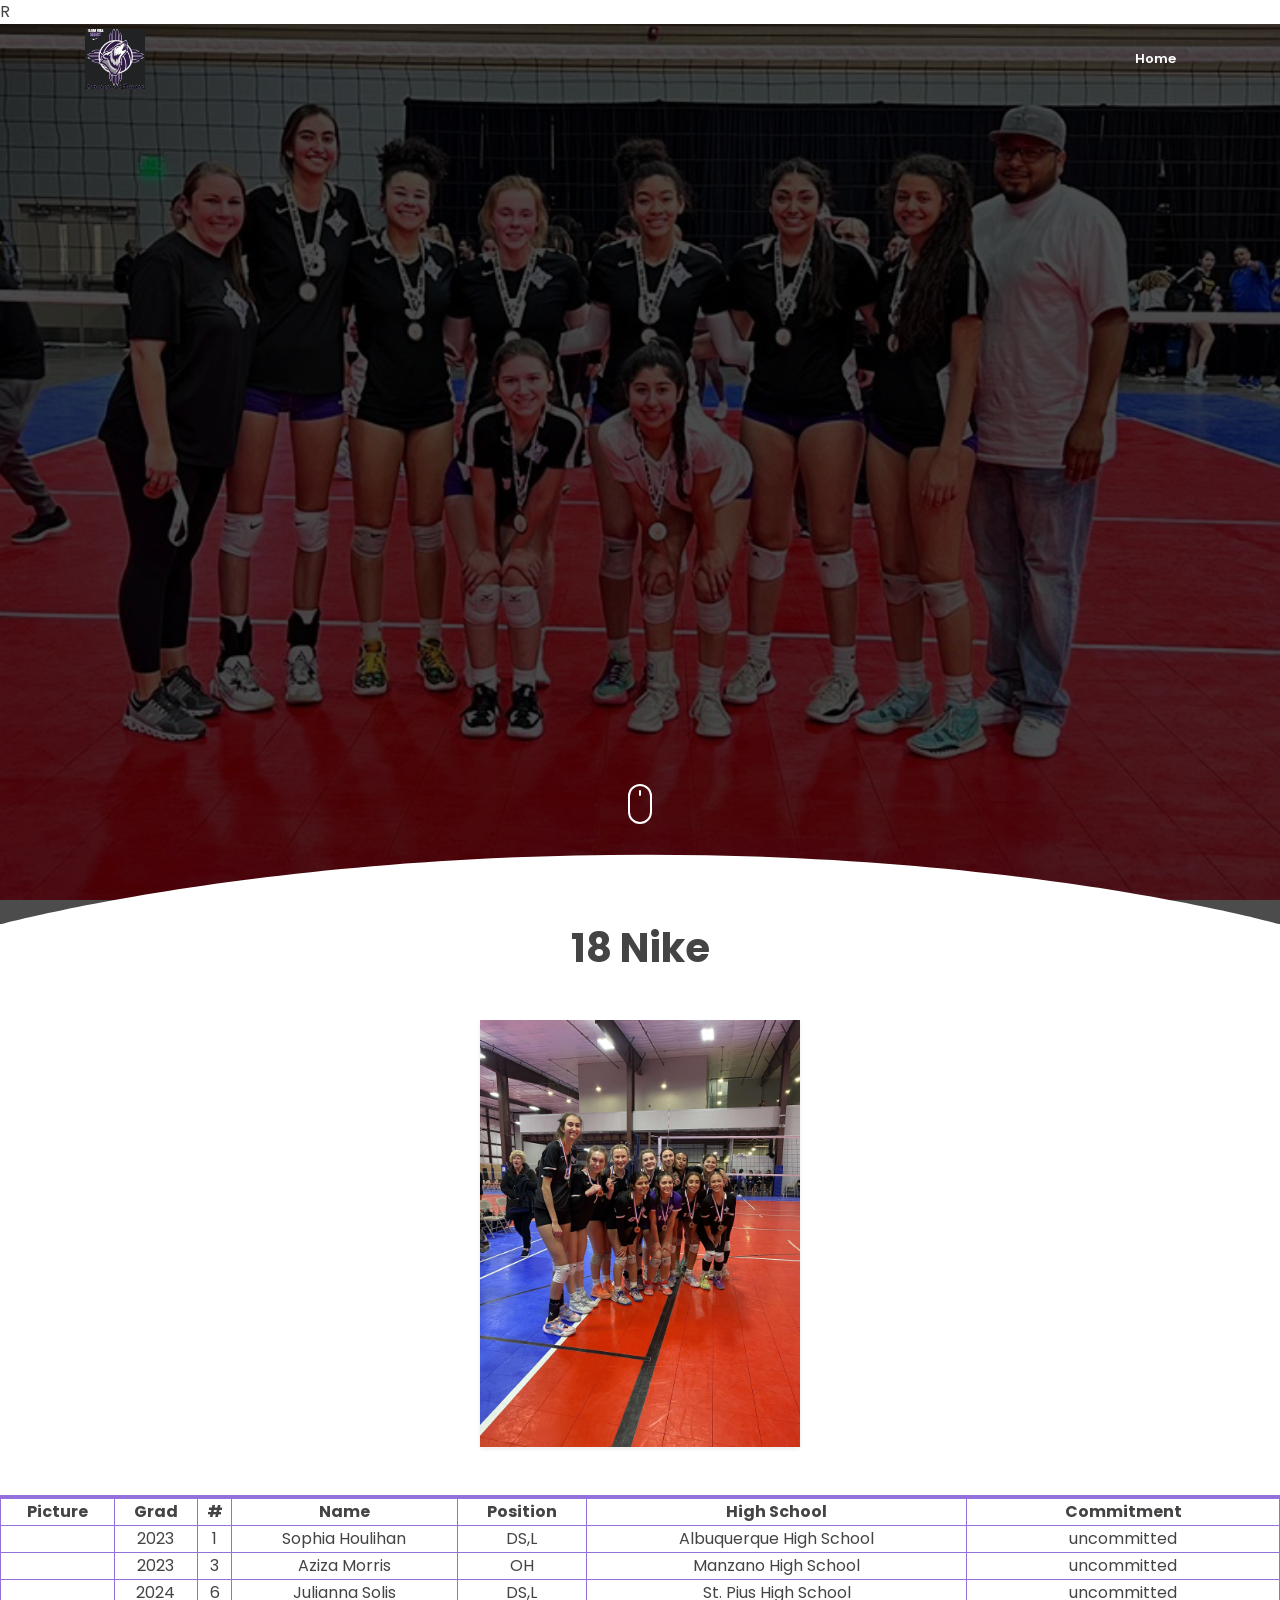
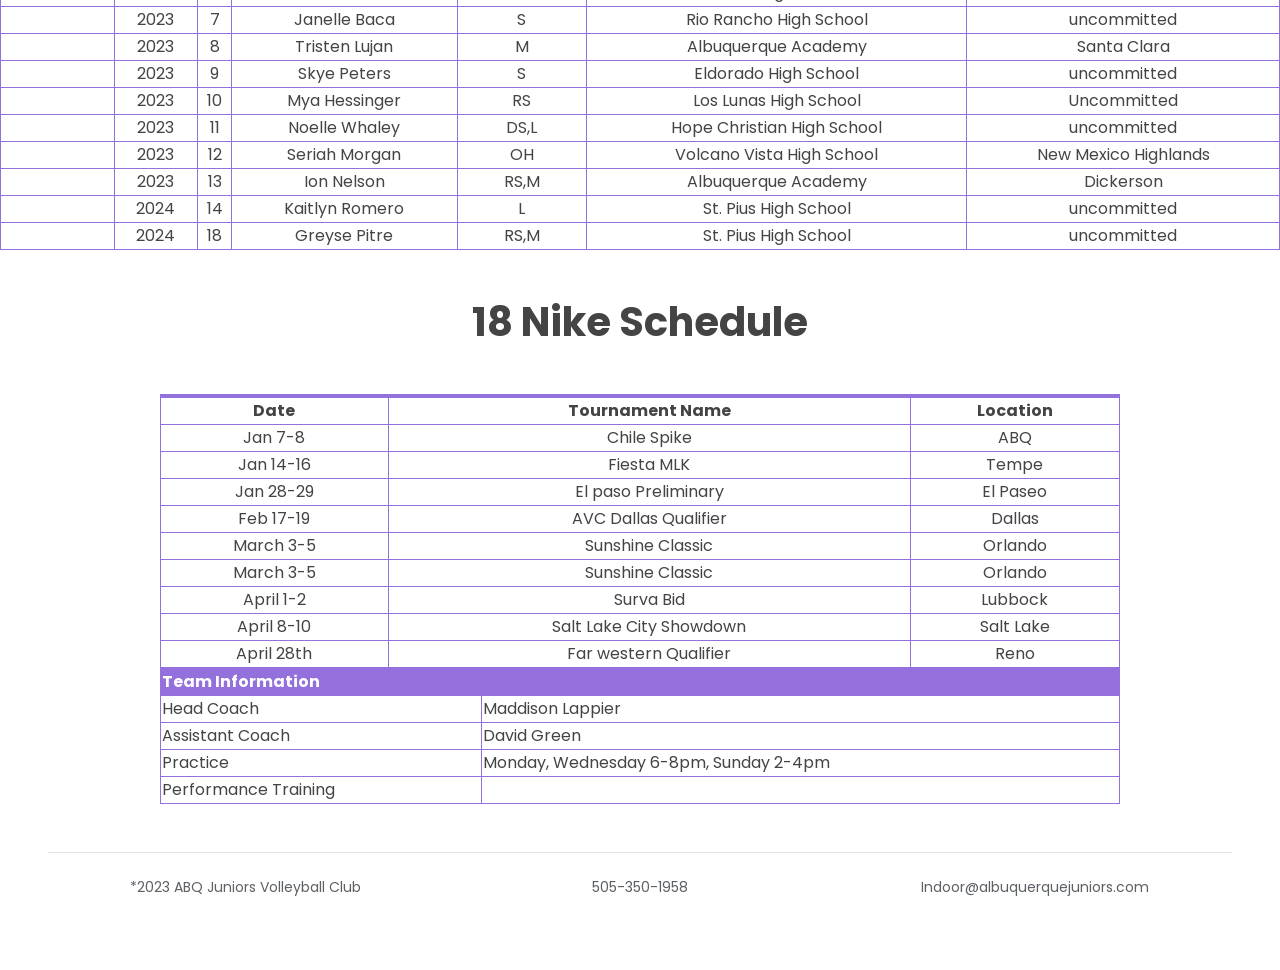
<file: 18team.html>
<!DOCTYPE html>
<html lang="en">
<head>R
    <meta charset="utf-8">
    <meta name="viewport" content="width=device-width, initial-scale=1, shrink-to-fit=no">
    <meta name="description" content="Welcome to Albuquerque Juniors">
    <meta name="author" content="BK">
    <title>ABQ JRs </title>
    <!-- font icons -->
    <link rel="stylesheet" href="Juniors/public_html/assets/vendors/themify-icons/css/themify-icons.css">
    <!-- Bootstrap + LeadMark main styles -->
    <link rel="stylesheet" href="Juniors/public_html/assets/css/abq.css">
</head>
<body data-spy="scroll" data-target=".navbar" data-offset="40" id="home">

<!-- page Navigation -->
<nav class="navbar custom-navbar navbar-expand-md navbar-light fixed-top" data-spy="affix" data-offset-top="10">
    <div class="container">
        <a class="navbar-brand" href="index.html">
            <img src="Juniors/public_html/assets/imgs/logo.jpg" alt="">
        </a>
        <button class="navbar-toggler ml-auto" type="button" data-toggle="collapse" data-target="#navbarSupportedContent" aria-controls="navbarSupportedContent" aria-expanded="false" aria-label="Toggle navigation">
            <span class="navbar-toggler-icon"></span>
        </button>
        <div class="collapse navbar-collapse" id="navbarSupportedContent">
            <ul class="navbar-nav ml-auto">
                <li class="nav-item">
                    <a class="nav-link" href="index.html">Home</a>
                </li>
            </ul>
        </div>
    </div>
</nav>
<!-- End Of Second Navigation -->

<!-- Page Header -->
<header class="header">
    <div class="overlay">
        <h1 class="subtitle"></h1>
        <h1 class="title"></h1>
    </div>
    <div class="shape">
        <svg viewBox="0 0 1500 200">
            <path d="m 0,240 h 1500.4828 v -71.92164 c 0,0 -286.2763,-81.79324 -743.19024,-81.79324 C 300.37862,86.28512 0,168.07836 0,168.07836 Z"/>
        </svg>
    </div>
    <div class="mouse-icon"><div class="wheel"></div></div>
</header>
<section>
    <div>
        <h1 class="section-title text-center"><strong>18 Nike</strong></h1>
    </div>


<div>
     <img src="Juniors/public_html/assets/imgs/18s.JPG" class="mx-auto d-block m-5  w-25 h-25 shadow-sm" height="600" width="800"/>
</div>


    <div id="table">
        <table class="roster" >
            <thead>
            <tr>
                <th colspan="7"></th>
            </tr>
            </thead>
            <tbody>

            <tr class="font-weight-bold">

                <td>Picture</td>
                <td>Grad</td>
                <td>#</td>
                <td>Name</td>
                <td>Position</td>
                <td>High School</td>
                <td>Commitment</td>

            </tr>
            <tr>
                <td></td>
                <td>2023</td>
                <td>1</td>
                <td>Sophia Houlihan</td>
                <td>DS,L</td>
                <td>Albuquerque High School</td>
                <td>uncommitted</td>

            </tr>

            <tr>
                <td></td>
                <td>2023</td>
                <td>3</td>
                <td>Aziza Morris</td>
                <td>OH</td>
                <td>Manzano High School</td>
                <td>uncommitted</td>
            </tr>
            <tr>
                <td></td>
                <td>2024</td>
                <td>6</td>
                <td>Julianna Solis</td>
                <td>DS,L</td>
                <td>St. Pius High School</td>
                <td>uncommitted</td>
            </tr>
            <tr>
                <td></td>
                <td>2023</td>
                <td>7</td>
                <td>Janelle Baca</td>
                <td>S</td>
                <td>Rio Rancho High School</td>
                <td>uncommitted</td>
            </tr>
            <tr>
                <td></td>
                <td>2023</td>
                <td>8</td>
                <td>Tristen Lujan</td>
                <td>M</td>
                <td>Albuquerque Academy </td>
                <td>Santa Clara</td>
            </tr>
            <tr>
                <td></td>
                <td>2023</td>
                <td>9</td>
                <td>Skye Peters</td>
                <td>S</td>
                <td>Eldorado High School</td>
                <td>uncommitted</td>
            </tr>
            <tr>
                <td></td>
                <td>2023</td>
                <td>10</td>
                <td>Mya Hessinger</td>
                <td>RS</td>
                <td>Los Lunas High School</td>
                <td>Uncommitted</td>
            </tr>
            <tr>
                <td></td>
                <td>2023</td>
                <td>11</td>
                <td>Noelle Whaley</td>
                <td>DS,L</td>
                <td>Hope Christian High School</td>
                <td>uncommitted</td>
            </tr>
            <tr>
                <td></td>
                <td>2023</td>
                <td>12</td>
                <td>Seriah Morgan</td>
                <td>OH</td>
                <td>Volcano Vista High School</td>
                <td>New Mexico Highlands</td>
            </tr>
            <tr>
                <td></td>
                <td>2023</td>
                <td>13</td>
                <td>Ion Nelson</td>
                <td>RS,M</td>
                <td>Albuquerque Academy</td>
                <td>Dickerson</td>
            </tr>
            <tr>
                <td></td>
                <td>2024</td>
                <td>14</td>
                <td>Kaitlyn Romero</td>
                <td>L</td>
                <td>St. Pius High School</td>
                <td>uncommitted</td>
            </tr>
            <tr>
                <td></td>
                <td>2024</td>
                <td>18</td>
                <td>Greyse Pitre</td>
                <td>RS,M</td>
                <td>St. Pius High School</td>
                <td>uncommitted</td>
            </tr>
            </tbody>
        </table>
    </div>

    <div>
        <h1 class="section-title text-center m-5"><strong>18 Nike Schedule</strong></h1>
    </div>

    <div>
        <table class="schedule">
            <thead>
            <tr>
                <th colspan="7"></th>
            </tr>
            </thead>
            <tbody>
            <tr class="font-weight-bold">
                <td>Date</td>
                <td>Tournament Name</td>
                <td>Location</td>

            </tr>
            <tr>
                <td>Jan 7-8</td>
                <td>Chile Spike</td>
                <td>ABQ</td>

            </tr>
            <tr>
                <td>Jan 14-16</td>
                <td>Fiesta MLK</td>
                <td>Tempe</td>

            </tr>
            <tr>
                <td>Jan 28-29</td>
                <td>El paso Preliminary</td>
                <td>El Paseo</td>

            </tr>
            <tr>
                <td>Feb 17-19</td>
                <td>AVC Dallas Qualifier</td>
                <td>Dallas</td>

            </tr>
            <tr>
                <td>March 3-5</td>
                <td>Sunshine Classic</td>
                <td>Orlando</td>

            </tr>
            <tr>
                <td>March 3-5</td>
                <td>Sunshine Classic</td>
                <td>Orlando</td>

            </tr>
            <tr>
                <td>April 1-2</td>
                <td>Surva Bid</td>
                <td>Lubbock</td>

            </tr>
            <tr>
                <td>April 8-10</td>
                <td>Salt Lake City Showdown</td>
                <td>Salt Lake</td>

            </tr>
            <tr>
                <td>April 28th</td>
                <td>Far western Qualifier</td>
                <td>Reno</td>

            </tr>

            </tbody>
        </table>
    </div>
    <div>
        <table class="teaminfo">
            <thead>
            <tr>
                <th colspan="7">Team Information</th>
            </tr>
            </thead>
            <tbody>
            <tr>
                <td>Head Coach</td>
                <td>Maddison Lappier</td>


            </tr>
            <tr>
                <td>Assistant Coach</td>
                <td>David Green</td>


            </tr>
            <tr>
                <td>Practice</td>
                <td>Monday, Wednesday 6-8pm, Sunday 2-4pm</td>


            </tr>
            <tr>
                <td>Performance Training </td>
                <td></td>


            </tr>

            </tbody>
        </table>
    </div>

</section>

<div class="footer m-5 text-center">
    <p>*2023
        ABQ Juniors Volleyball Club</p>
    <p> 505-350-1958</p>
    <p> Indoor@albuquerquejuniors.com
    </p>
</div>

</body>
</html>
</file>
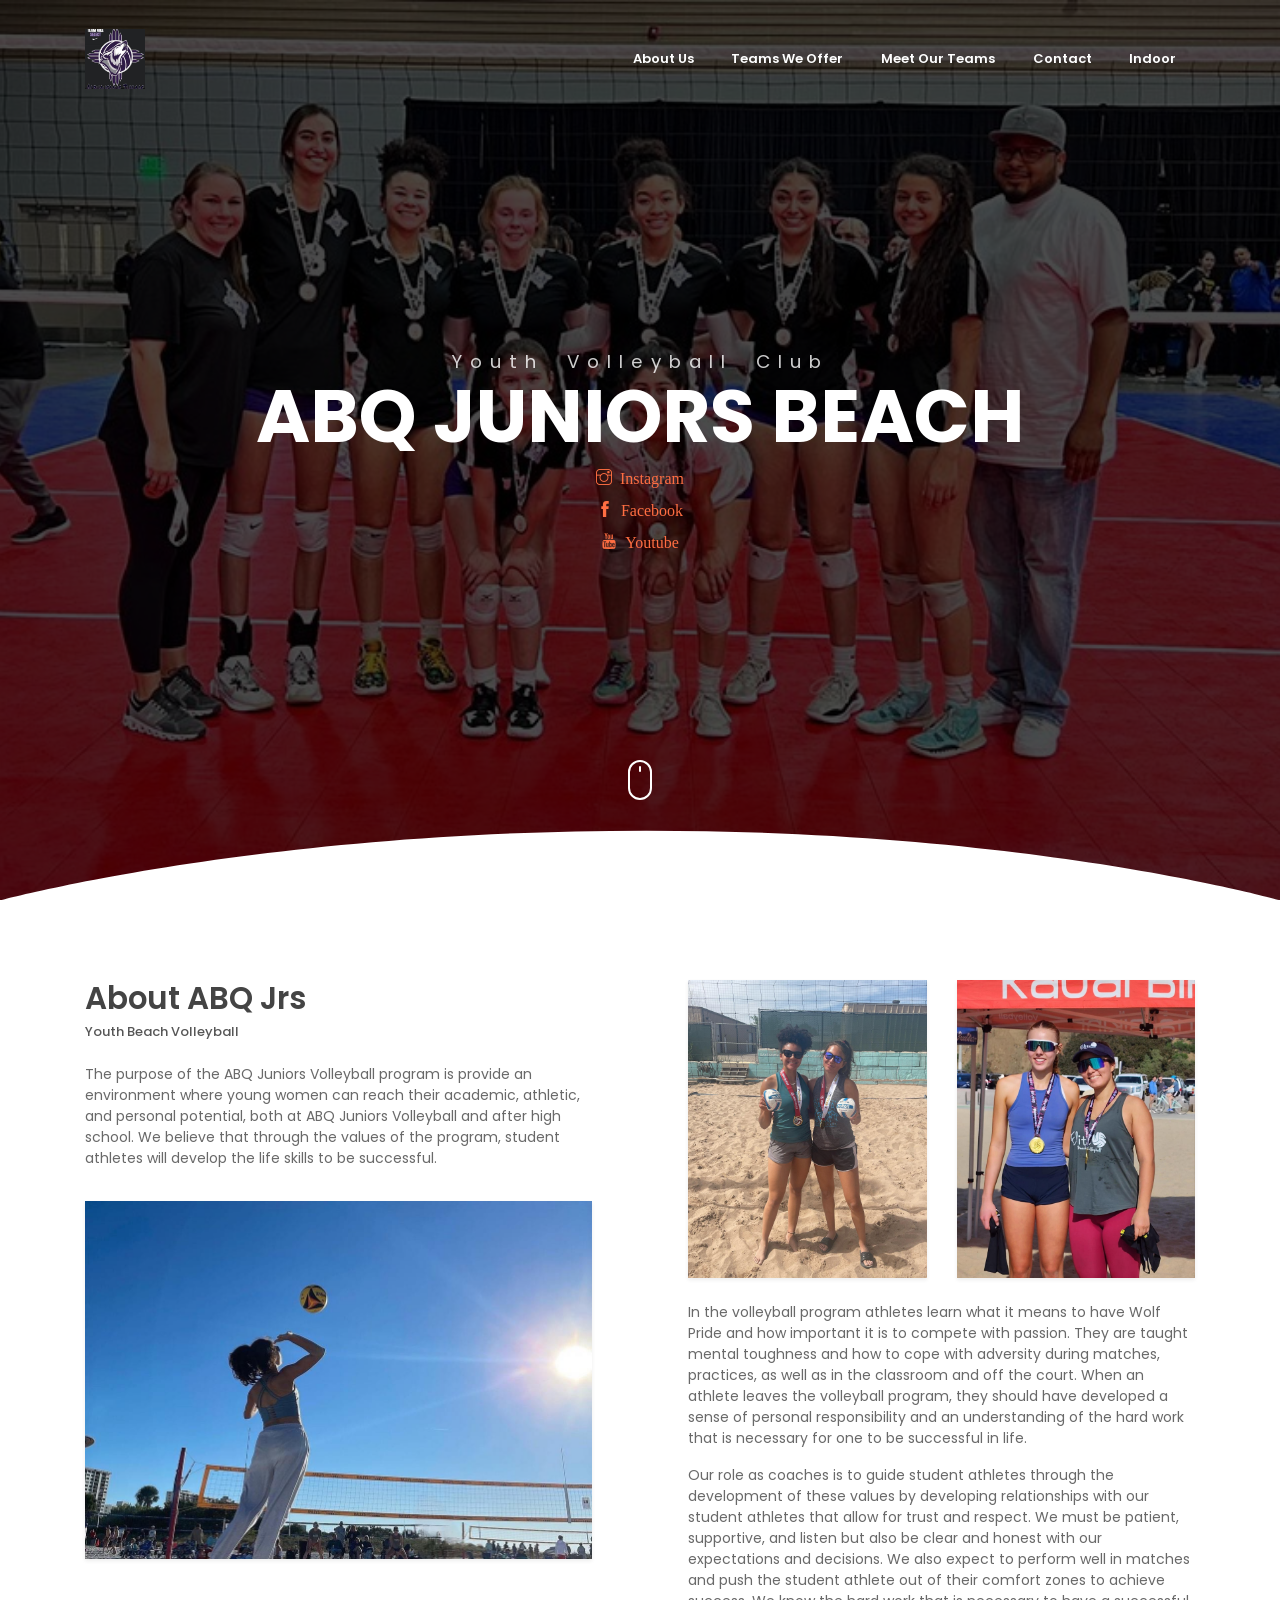
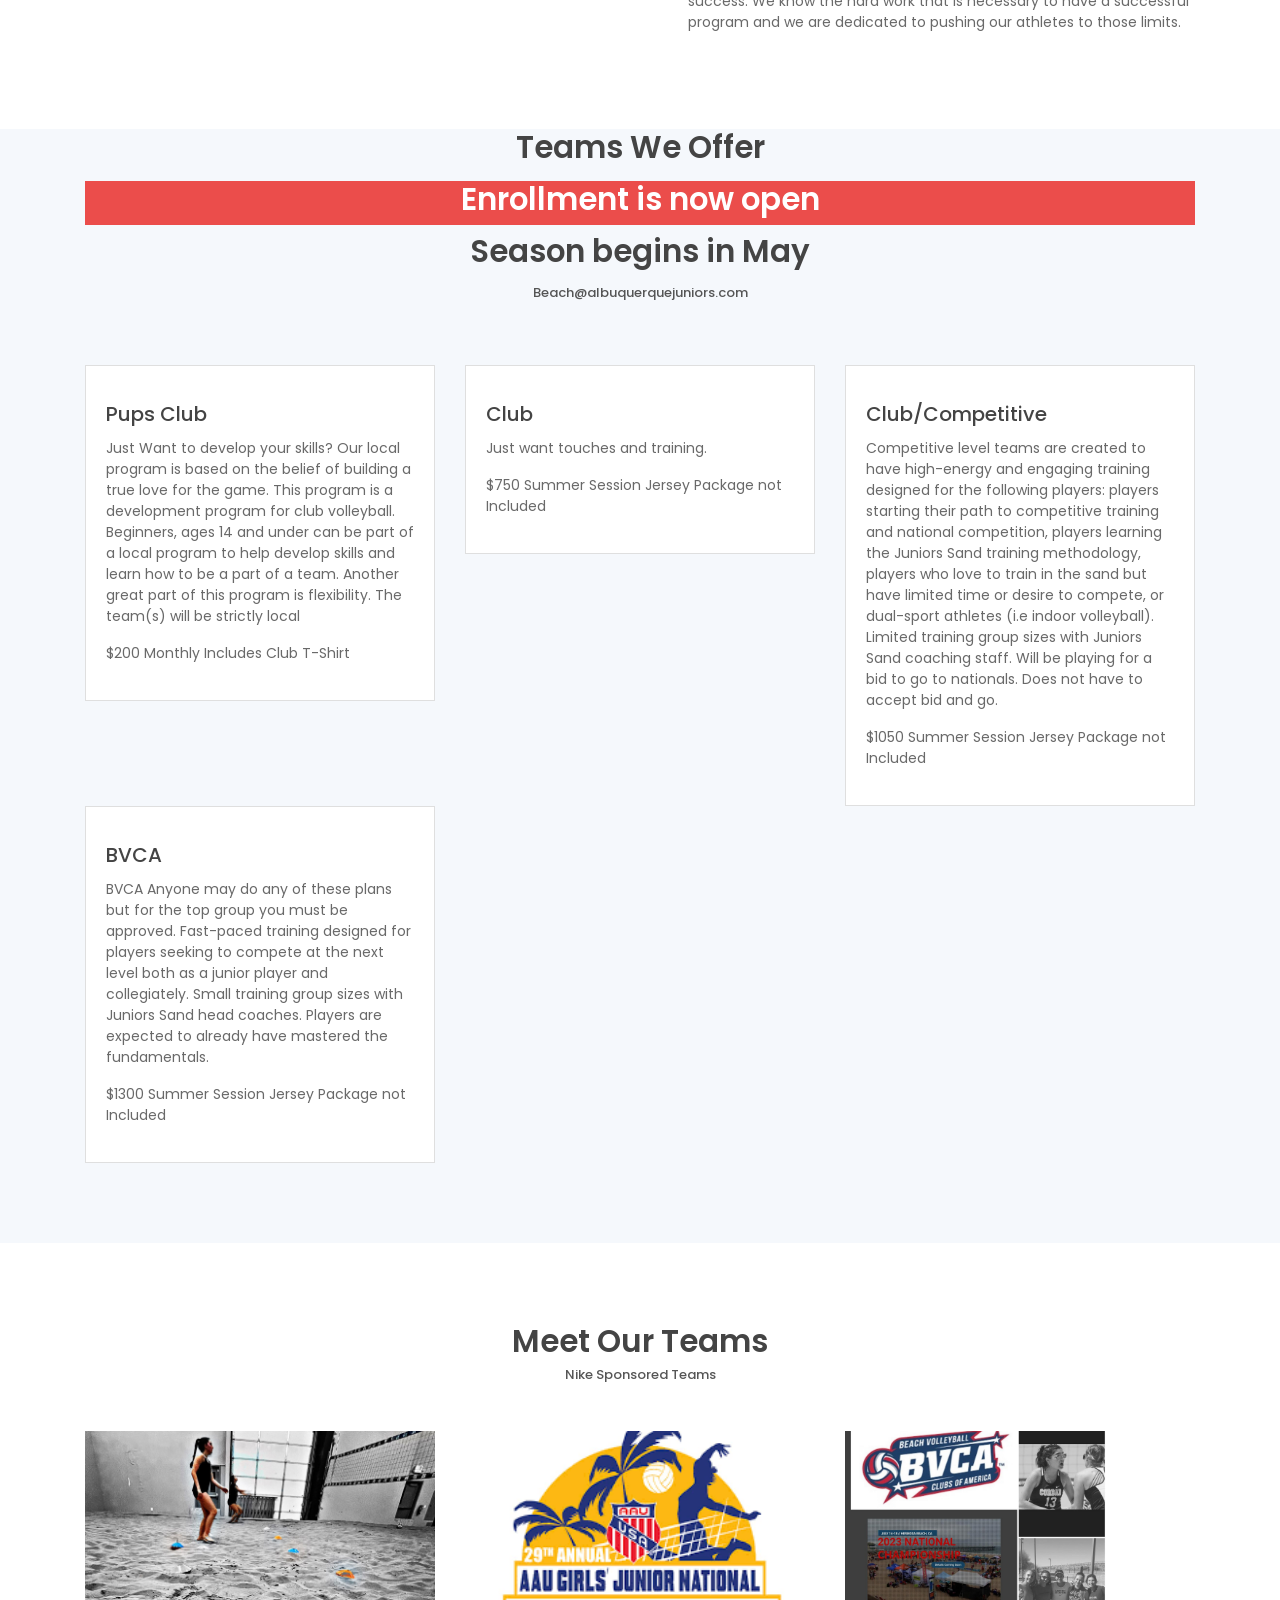
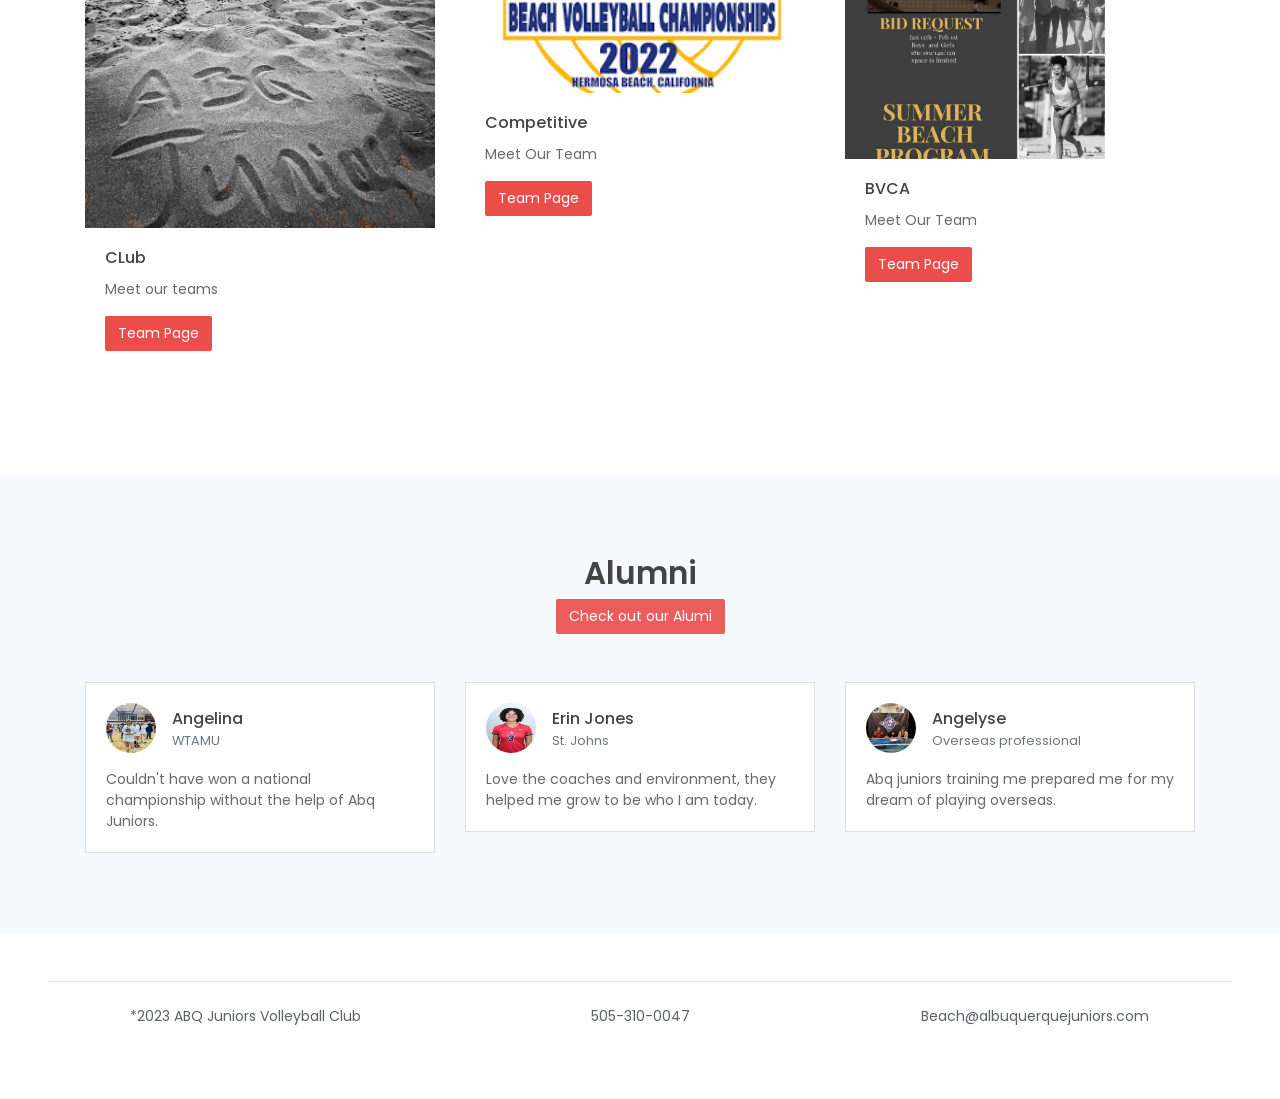
<file: Beach.html>
<!DOCTYPE html>
<html lang="en">
<head>
  <meta charset="utf-8">
  <meta name="viewport" content="width=device-width, initial-scale=1, shrink-to-fit=no">
  <meta name="description" content="Welcome to Albuquerque Juniors.">
  <meta name="author" content="BK">
  <title>ABQ JRs </title>
  <!-- font icons -->
  <link rel="stylesheet" href="Juniors/public_html/assets/vendors/themify-icons/css/themify-icons.css">
  <!-- Bootstrap + LeadMark main styles -->
  <link rel="stylesheet" href="Juniors/public_html/assets/css/abq.css">
  <link
          rel="stylesheet"
          href="https://cdnjs.cloudflare.com/ajax/libs/animate.css/4.1.1/animate.min.css"
  />
</head>
<body data-spy="scroll" data-target=".navbar" data-offset="40" id="home">

<!-- page Navigation -->
<nav class="navbar custom-navbar navbar-expand-md navbar-light fixed-top" data-spy="affix" data-offset-top="10">
  <div class="container">
    <a class="navbar-brand" href="index.html">
      <img src="Juniors/public_html/assets/imgs/logo.jpg" alt="">
    </a>
    <button class="navbar-toggler ml-auto" type="button" data-toggle="collapse" data-target="#navbarSupportedContent" aria-controls="navbarSupportedContent" aria-expanded="false" aria-label="Toggle navigation">
      <span class="navbar-toggler-icon"></span>
    </button>
    <div class="collapse navbar-collapse" id="navbarSupportedContent">
      <ul class="navbar-nav ml-auto">
        <li class="nav-item">
          <a class="nav-link" href="#about">About Us</a>
        </li>
        <li class="nav-item">
          <a class="nav-link" href="#service">Teams We Offer</a>
        </li>
        <li class="nav-item">
          <a class="nav-link" href="#blog">Meet Our Teams</a>
        </li>
        <li class="nav-item">
          <a class="nav-link" href="#contact">Contact</a>
        </li>
        <li class="nav-item">
          <a class="nav-link" href="index.html">Indoor</a>
        </li>

      </ul>
    </div>
  </div>
</nav>
<!-- End Of Second Navigation -->

<!-- Page Header -->
<header class="header">
  <div class="overlay">

    <h1 class="subtitle">Youth Volleyball Club</h1>
    <h1 class="title" >ABQ JUNIORS BEACH</h1>
    <a href="https://www.instagram.com/abq_juniors/" class="ti-instagram"> Instagram </a>
    <p></p>
    <a href="https://www.facebook.com/Abqjunior" class="ti-facebook"> Facebook </a>
    <p></p>
    <a href="https://www.youtube.com/@albuquerquejuniors5815" class="ti-youtube"> Youtube </a>


  </div>
  <div class="shape">
    <svg viewBox="0 0 1500 200">
      <path d="m 0,240 h 1500.4828 v -71.92164 c 0,0 -286.2763,-81.79324 -743.19024,-81.79324 C 300.37862,86.28512 0,168.07836 0,168.07836 Z"/>
    </svg>
  </div>
  <div class="mouse-icon"><div class="wheel"></div></div>
</header>
<!-- End Of Page Header -->

<!-- About Section -->
<section class="section" id="about">
  <div class="container">
    <div class="row justify-content-between">
      <div class="col-md-6 pr-md-5 mb-4 mb-md-0">
        <h6 class="section-title mb-0">About ABQ Jrs</h6>
        <h6 class="section-subtitle mb-4">Youth Beach Volleyball</h6>
        <p >The purpose of the ABQ Juniors  Volleyball program is provide an environment where young women can reach their academic, athletic, and personal potential, both at ABQ Juniors Volleyball
          and after high school. We believe that through the values of the program, student athletes will develop the life skills to be successful.</p>
        <img src="Juniors/public_html/assets/imgs/jazzzzzzz.jpg" alt="" class="w-100 mt-3 shadow-sm">
      </div>
      <div class="col-md-6 pl-md-5">
        <div class="row">
          <div class="col-6">
            <img src="Juniors/public_html/assets/imgs/erinjazz.jpg" alt="" class="w-100 shadow-sm">
          </div>
          <div class="col-6">
            <img src="Juniors/public_html/assets/imgs/emmasand.jpg" alt="" class="w-100 shadow-sm">
          </div>
          <div class="col-12 mt-4">
            <p>In the volleyball program athletes learn what it means to have Wolf  Pride and how important it is to compete with passion.  They are taught mental toughness and how to cope with adversity during matches, practices, as well as in the classroom and off the court.  When an athlete leaves the volleyball program,
              they should have developed a sense of personal responsibility and an understanding of the hard work that is necessary for one to be successful in life. </p>
            <p>Our role as coaches is to guide student athletes through the development of these values by developing relationships with our student athletes that allow for trust and respect. We must be patient, supportive, and listen but also be clear and honest with our expectations and decisions. We also expect to perform well in matches and push the student athlete out
              of their comfort zones to achieve success.  We know the hard work that is necessary to have a successful program and we are dedicated to pushing our athletes to those limits. </p>
          </div>
        </div>
      </div>
    </div>
  </div>
</section>
<!-- End OF About Section -->


<!-- Service Section -->
<section  id="service" class="section pt-0">
  <div class="container">
    <h6 class="section-title text-center">Teams We Offer</h6>
    <h1 class="section-title text-center btn-danger"> Enrollment is now open</h1>
    <h2 class="section-title text-center"> Season begins in May</h2>
    <h6 class="section-subtitle text-center mb-5 pb-3"> Beach@albuquerquejuniors.com</h6>

    <div class="row">
      <div class="col-md-4">
        <div class="card mb-4 mb-md-0">
          <div class="card-body">
            <small class="text-primary font-weight-bold"></small>
            <h5 class="card-title mt-3"> Pups Club <h5>
              <p class="mb-0">Just  Want to develop your skills?
                Our local program is based on the belief of building a true love for the game. This program is a development program for club volleyball. Beginners,
                ages 14 and under can be part of a local program to help develop skills and learn how to be a part of a team. Another great part of this program is flexibility. The team(s) will be strictly local
              </p>
              <p></p>
              <p>
                $200 Monthly
                Includes Club T-Shirt </p>
          </div>
        </div>
      </div>
      <div class="col-md-4">
        <div class="card mb-4 mb-md-0">
          <div class="card-body">
            <small class="text-primary font-weight-bold"></small>
            <h5 class="card-title mt-3">Club <h5>
              <p class="mb-0">Just want touches and training.
              </p>
              <p></p>
              <p>
                $750 Summer Session
                Jersey Package not Included</p>
          </div>
        </div>
      </div>
      <div class="col-md-4">
        <div class="card mb-4 mb-md-0">
          <div class="card-body">
            <small class="text-primary font-weight-bold"></small>
            <h5 class="card-title mt-3">Club/Competitive <h5>
              <p class="mb-0">Competitive level teams are created to have high-energy and engaging training designed for the following players: players starting their
                path to competitive training and national competition, players learning the Juniors Sand training methodology, players who love to train in the sand but have
                limited time or desire to compete, or dual-sport athletes (i.e indoor volleyball).
                Limited training group sizes with Juniors Sand coaching staff. Will be playing for a bid to go to nationals. Does not have to accept bid and go.
              </p>
              <p></p>
              <p>
                $1050 Summer Session
                Jersey Package not Included</p>
          </div>
        </div>
      </div>
      <div class="col-md-4">
        <div class="card mb-4 mb-md-0">
          <div class="card-body">
            <small class="text-primary font-weight-bold"></small>
            <h5 class="card-title  mt-3">BVCA<h5>
              <p class="mb-0"> BVCA

                Anyone may do any of these  plans but for the top group you must be approved.

                Fast-paced training designed for players seeking to compete at the next level both as a junior player and collegiately.
                Small training group sizes with Juniors Sand head coaches. Players are expected to already have mastered the fundamentals.

              </p>
              <p></p>
              <p> $1300 Summer Session
                Jersey Package not Included </p>
          </div>
        </div>
      </div>
    </div>
  </div>
</section>
<!-- End OF Service Section -->





<!-- Blog Section -->
<section class="section" id="blog">
  <div class="container">
    <h6 class="section-title mb-0 text-center">Meet Our Teams</h6>
    <h6 class="section-subtitle mb-5 text-center">Nike Sponsored Teams</h6>

    <div class="row">
      <div class="col-md-4">
        <div class="card border-0 mb-4">
          <img src="Juniors/public_html/assets/imgs/juniors.jpg" alt="" class="card-img-top w-100">
          <div class="card-body">
            <h6 class="card-title">CLub</h6>
            <p>Meet our teams</p>
            <a href="" class="btn btn-danger">Team Page</a>
          </div>
        </div>
      </div>
      <div class="col-md-4">
        <div class="card border-0 mb-4">
          <img src="Juniors/public_html/assets/imgs/aaunatioanls.png" alt="" class="card-img-top w-100">
          <div class="card-body">
            <h6 class="card-title"> Competitive  </h5>
              <p>Meet Our Team</p>
              <a href=""class="btn btn-danger"> Team Page</a>
          </div>
        </div>
      </div>
      <div class="col-md-4">
        <div class="card border-0 mb-4">
          <img src="Juniors/public_html/assets/imgs/bvca.jpg" alt="" class="card-img-top h-25 w-75">
          <div class="card-body">
            <h6 class="card-title">BVCA</h6>
            <p>Meet Our Team </p>
            <a href=""class="btn btn-danger"> Team Page</a>

          </div>
        </div>
      </div>
    </div>
  </div>
</section>
<!-- End of Blog Section -->

<!-- Testmonial Section -->
<section class="section" id="testmonial">
  <div class="container">
    <h6 class="section-title text-center mb-0"> Alumni  </h6>
    <h6 class="section-subtitle mb-5 text-center"><a href="alumni.html"class="btn btn-danger"> Check out our Alumi</a>
    </h6>

    <div class="row">
      <div class="col-md-4 my-3 my-md-0">
        <div class="card">
          <div class="card-body">
            <div class="media align-items-center mb-3">
              <img class="mr-3" src="Juniors/public_html/assets/imgs/ang.jpg" alt="">
              <div class="media-body">
                <h6 class="mt-1 mb-0">Angelina</h6>
                <small class="text-muted mb-0">WTAMU</small>
              </div>
            </div>
            <p class="mb-0">Couldn't have won a national championship without the help of Abq Juniors.</p>
          </div>
        </div>
      </div>
      <div class="col-md-4 my-3 my-md-0">
        <div class="card">
          <div class="card-body">
            <div class="media align-items-center mb-3">
              <img class="mr-3" src="Juniors/public_html/assets/imgs/erinjones.jpg" alt="">
              <div class="media-body">
                <h6 class="mt-1 mb-0">Erin Jones</h6>
                <small class="text-muted mb-0">St. Johns</small>
              </div>
            </div>
            <p class="mb-0">Love the coaches and environment, they helped me grow to be who I am today.</p>
          </div>
        </div>
      </div>
      <div class="col-md-4 my-3 my-md-0">
        <div class="card">
          <div class="card-body">
            <div class="media align-items-center mb-3">
              <img class="mr-3" src="Juniors/public_html/assets/imgs/taz.jpg" alt="">
              <div class="media-body">
                <h6 class="mt-1 mb-0">Angelyse</h6>
                <small class="text-muted mb-0">Overseas professional</small>
              </div>
            </div>
            <p class="mb-0">Abq juniors training me prepared me for my dream of playing overseas.</p>
          </div>
        </div>
      </div>
    </div>
  </div>
</section>
<!-- End of Testimonial Section -->






<!-- Contact Section -->

<!-- Page Footer -->
<div class="footer m-5 text-center dark">
  <p>*2023
    ABQ Juniors Volleyball Club</p>
  <p> 505-310-0047</p>
  <p> Beach@albuquerquejuniors.com
  </p>
</div>
<!-- End of Page Footer -->

<!-- core  -->
<script src="Juniors/public_html/assets/vendors/jquery/jquery-3.4.1.js"></script>
<script src="Juniors/public_html/assets/vendors/bootstrap/bootstrap.bundle.js"></script>

<!-- bootstrap 3 affix -->
<script src="Juniors/public_html/assets/vendors/bootstrap/bootstrap.affix.js"></script>

<!-- Isotope -->
<script src="Juniors/public_html/assets/vendors/isotope/isotope.pkgd.js"></script>

<!-- LeadMark js -->
<script src="Juniors/public_html/assets/js/leadmark.js"></script>

</body>

</html>
</file>
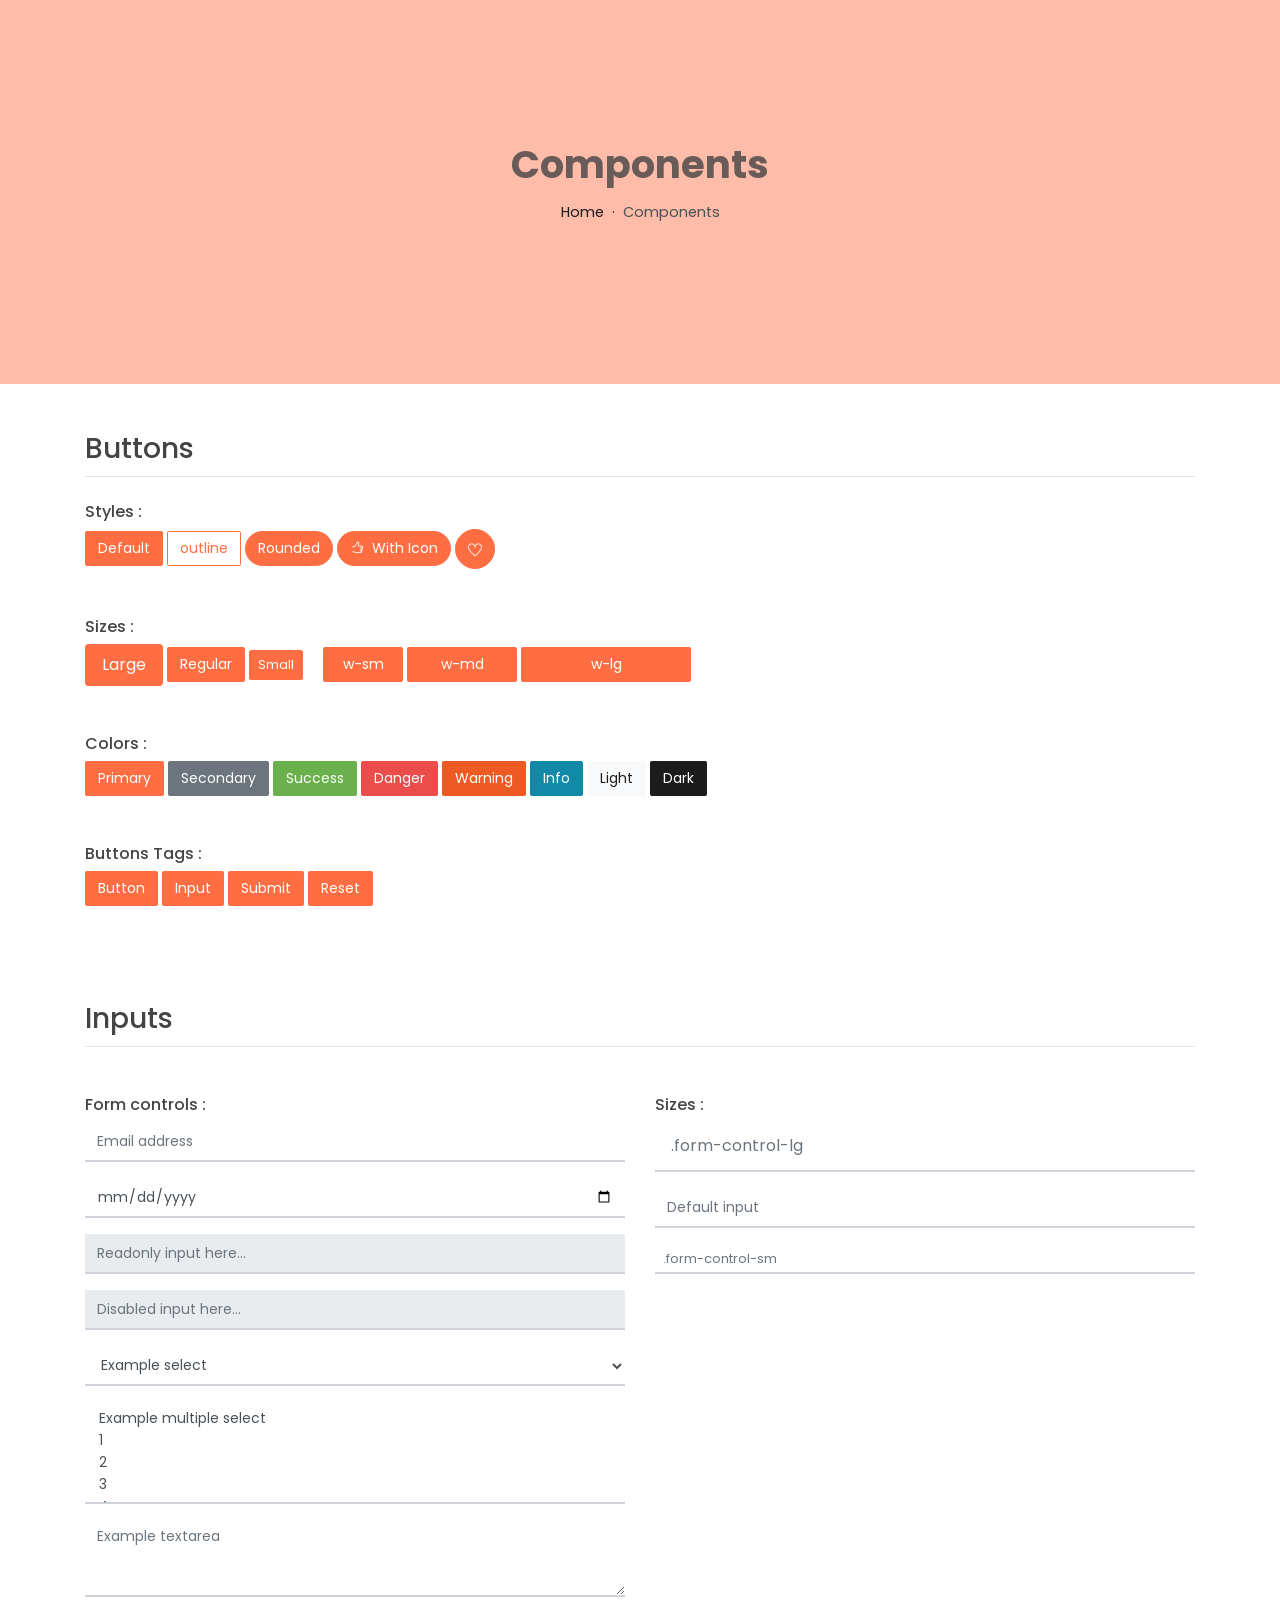
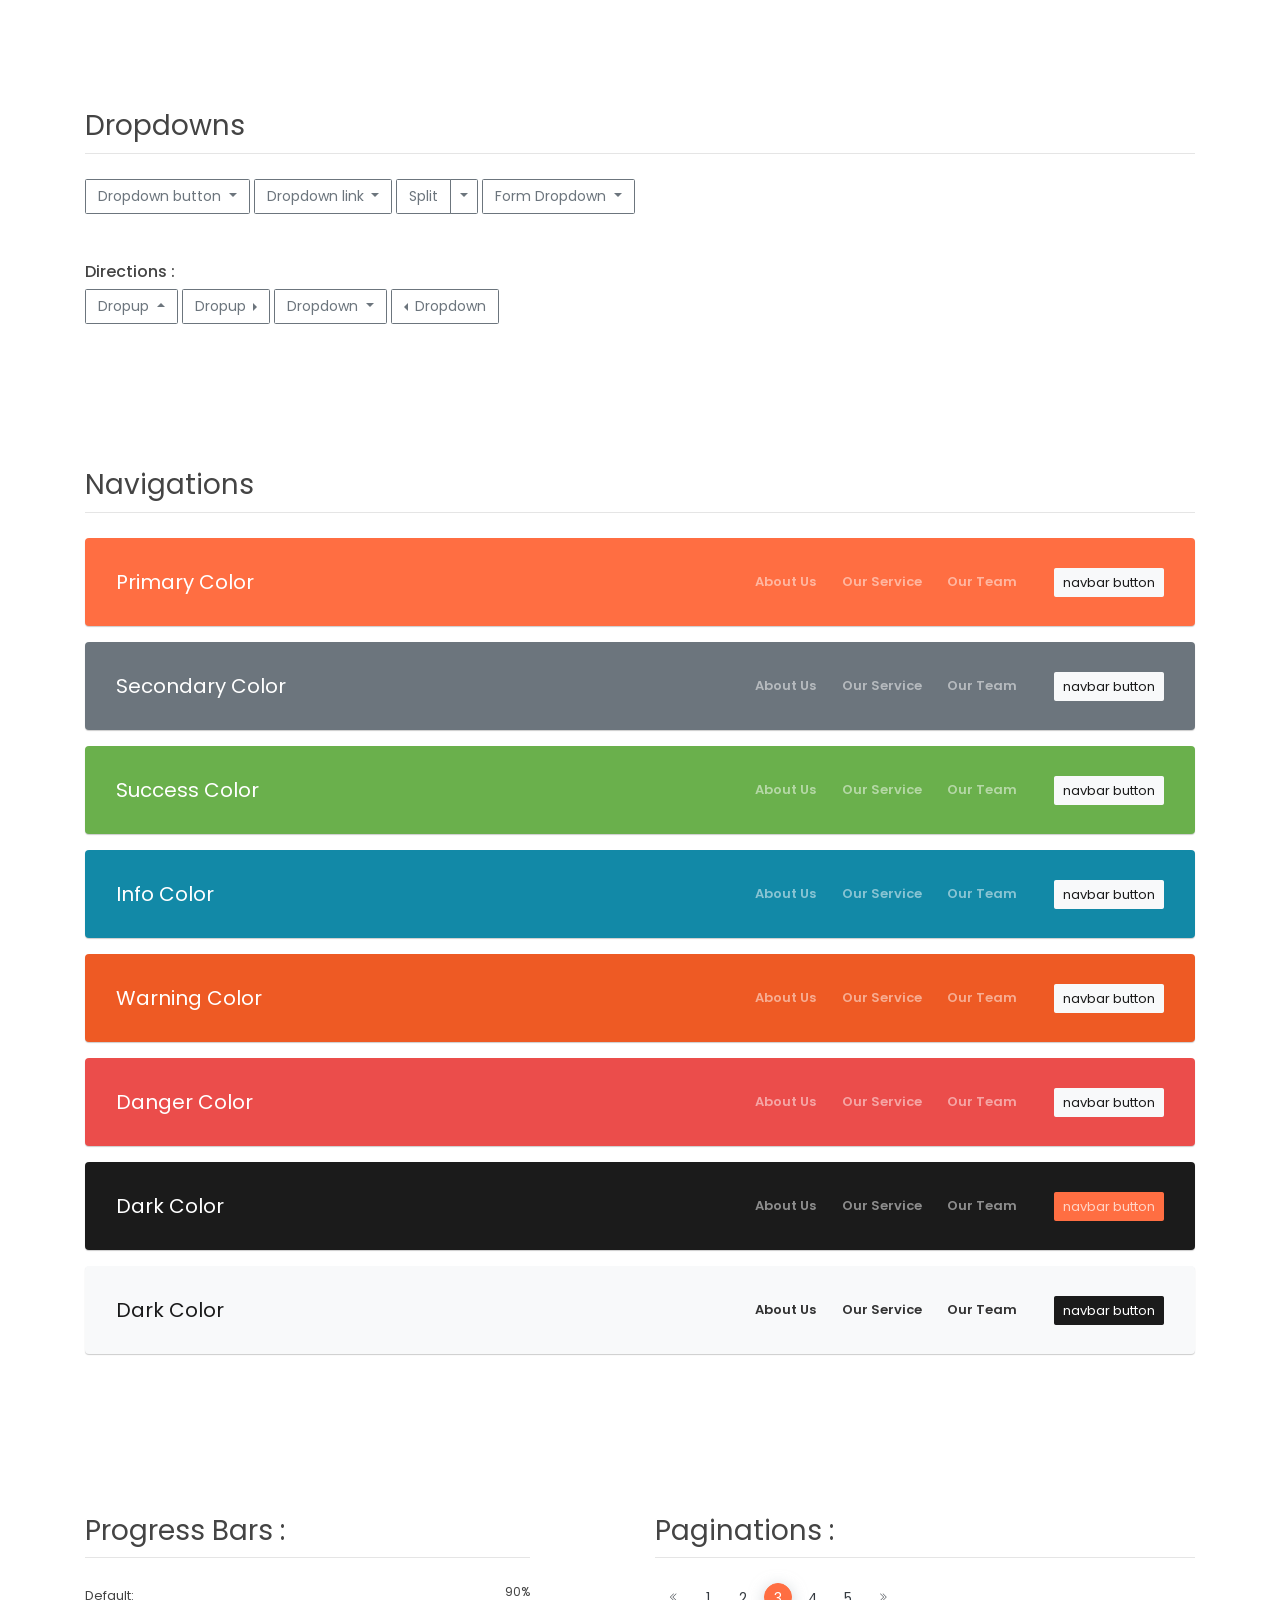
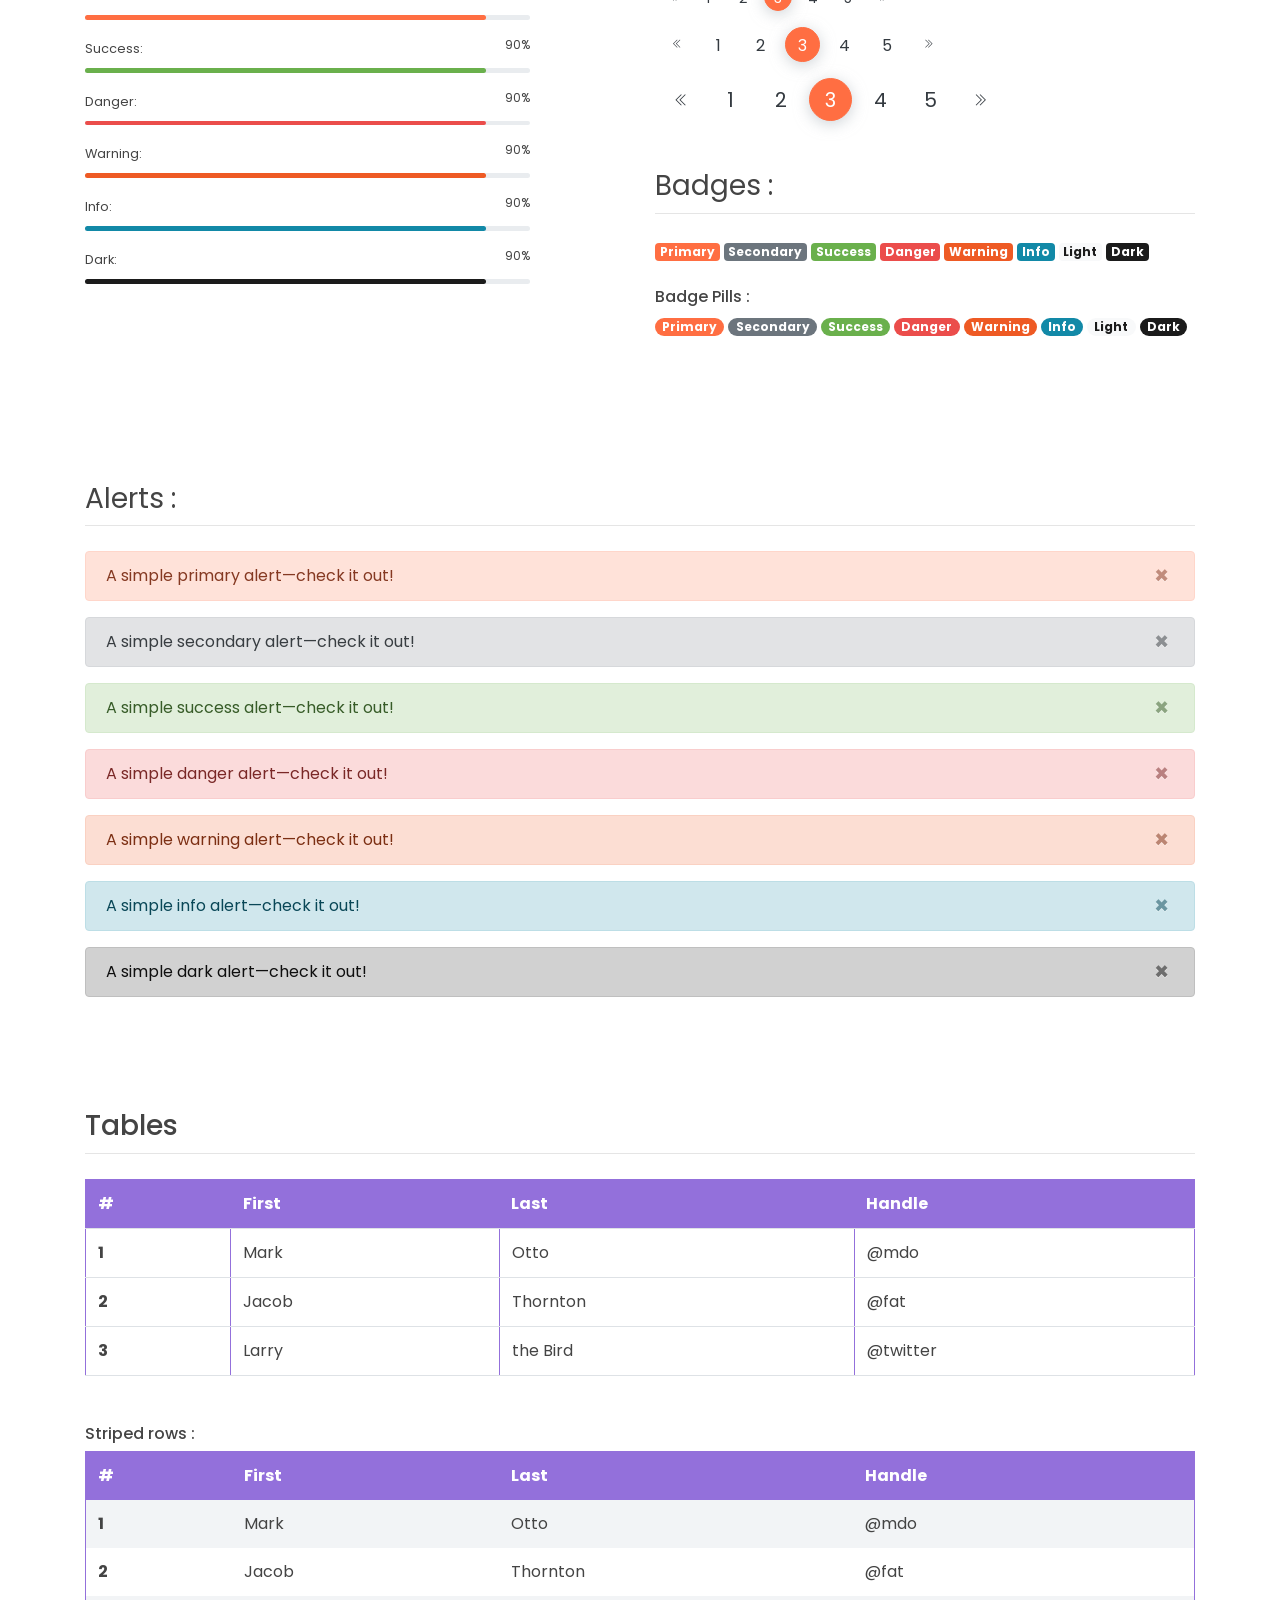
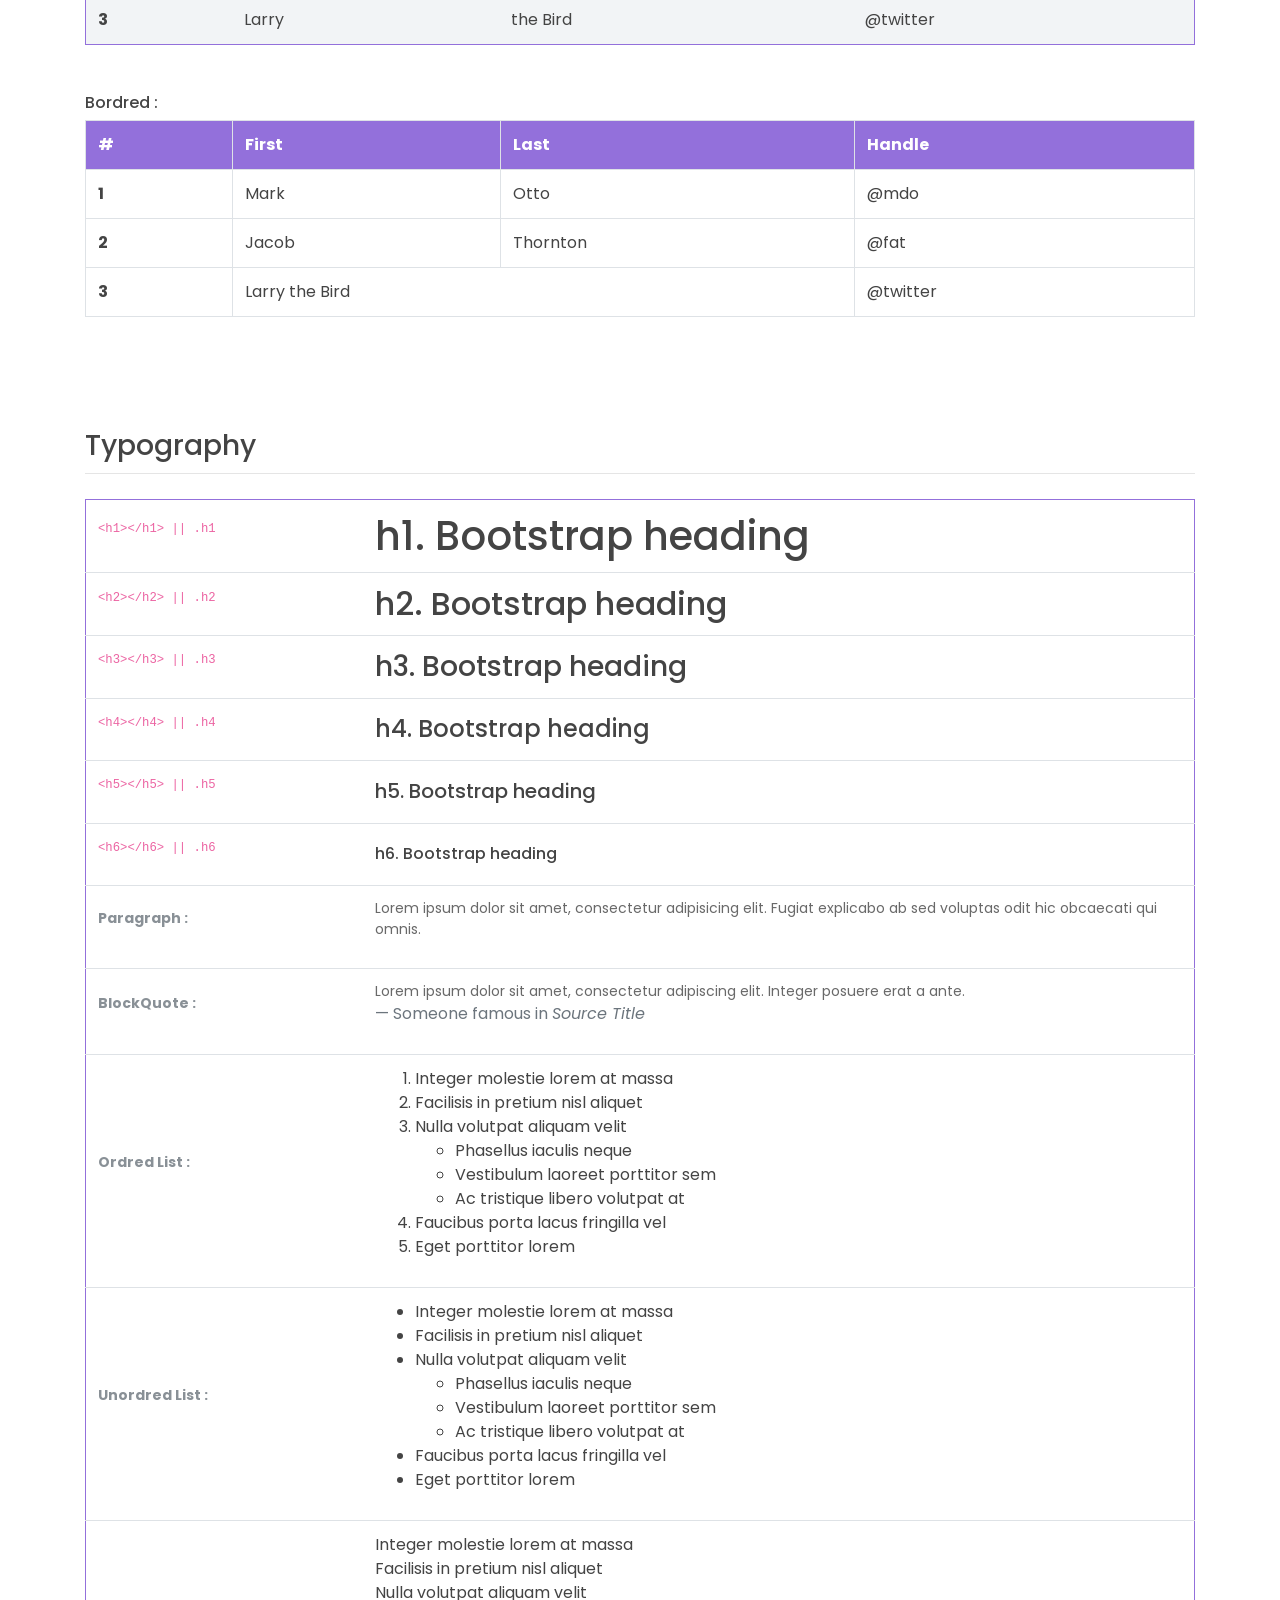
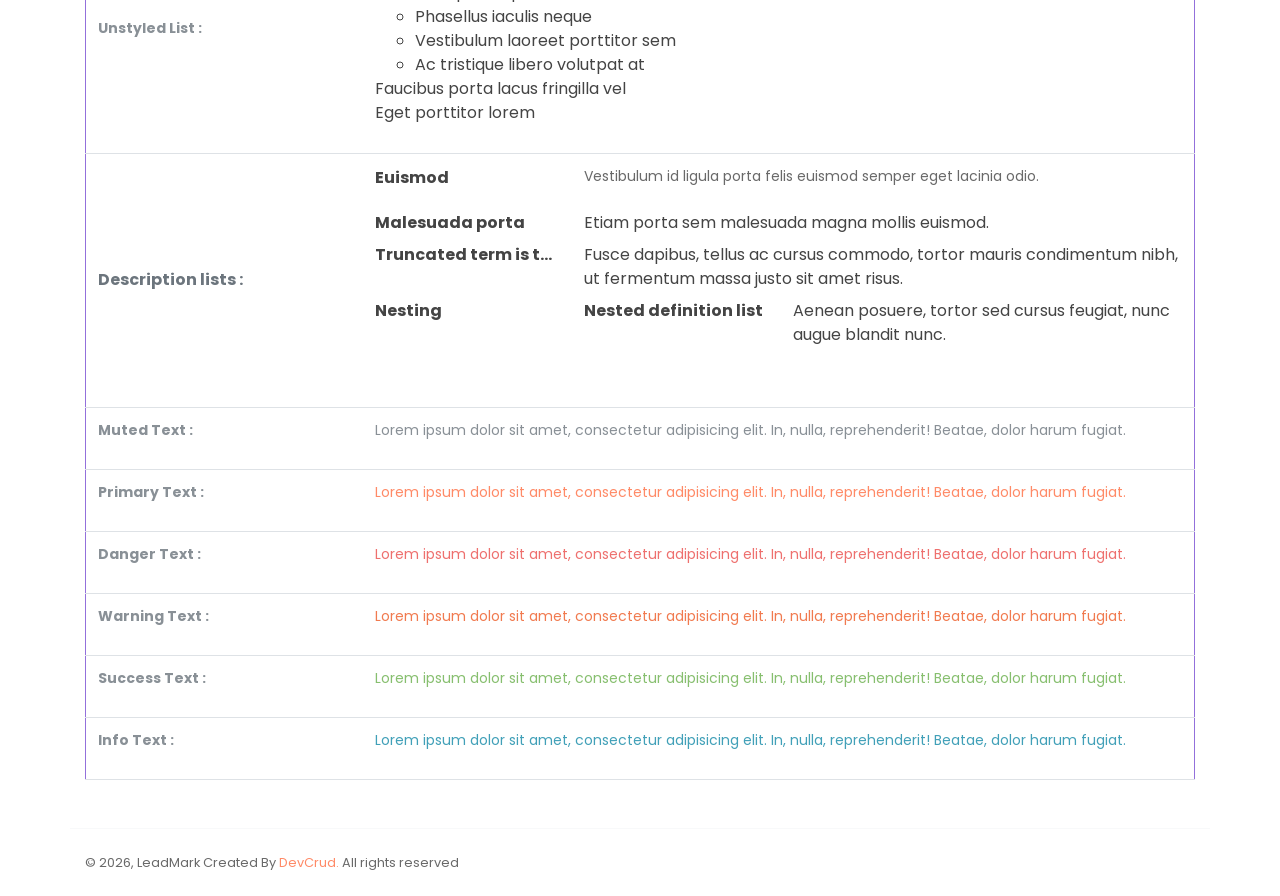
<file: Juniors/public_html/components.html>
<!DOCTYPE html>
<html lang="en">
<head>
   <meta charset="utf-8">
    <meta name="viewport" content="width=device-width, initial-scale=1, shrink-to-fit=no">
    <meta name="description" content="Welcome to Albuquerque Juniors">
    <meta name="author" content="BK">
    <title>LeadMark Landing page | Components</title>
   <!-- font icons -->
   <link rel="stylesheet" href="assets/vendors/themify-icons/css/themify-icons.css">
   <!-- Bootstrap + Steller  -->
   <link rel="stylesheet" href="assets/css/abq.css">
</head>
<body>

   <!-- Page Header -->
   <header class="header header-mini"> 
      <div class="header-title">Components</div> 
      <nav aria-label="breadcrumb">
         <ol class="breadcrumb">
            <li class="breadcrumb-item"><a href="/">Home</a></li>
            <li class="breadcrumb-item active" aria-current="page">Components</li>
         </ol>
      </nav>
   </header> <!-- End Of Page Header -->

   <!-- main content -->
   <div class="container">

      <!-- Buttons -->
      <h3 class="mt-5">Buttons</h3>
      <hr>
      <h6 class="section-secondary-title">Styles :</h6>
      <button class="btn btn-primary">Default</button>
      <button class="btn btn-outline-primary">outline</button>
      <button class="btn btn-primary rounded">Rounded</button>
      <button class="btn btn-primary rounded"><i class="ti-thumb-up pr-1"></i> With Icon</button>
      <button class="btn btn-primary circle"><i class="ti-heart"></i></button>

      <h6 class="section-secondary-title mt-5">Sizes :</h6>
      <button class="btn btn-primary btn-lg">Large</button>
      <button class="btn btn-primary ">Regular</button>
      <button class="btn btn-primary btn-sm">Small</button>
      <button class="btn btn-primary w-sm ml-3">w-sm</button>
      <button class="btn btn-primary w-md">w-md</button>
      <button class="btn btn-primary w-lg">w-lg</button>

      <h6 class="section-secondary-title mt-5">Colors :</h6>          
      <button type="button" class="btn btn-primary">Primary</button>
      <button type="button" class="btn btn-secondary">Secondary</button>
      <button type="button" class="btn btn-success">Success</button>
      <button type="button" class="btn btn-danger">Danger</button>
      <button type="button" class="btn btn-warning">Warning</button>
      <button type="button" class="btn btn-info">Info</button>
      <button type="button" class="btn btn-light">Light</button>
      <button type="button" class="btn btn-dark">Dark</button>

      <h6 class="section-secondary-title mt-5">Buttons Tags :</h6>
      <button class="btn btn-primary" type="submit">Button</button>
      <input class="btn btn-primary" type="button" value="Input">
      <input class="btn btn-primary" type="submit" value="Submit">
      <input class="btn btn-primary" type="reset" value="Reset">
      
      <!-- devider -->
      <div class="py-5"></div>

      <!-- Inputs -->
      <h3>Inputs</h3>
      <hr>
      <div class="row mt-5">
         <div class="col-md-6">
            <h6 class="section-secondary-title">Form controls :</h6>        
            <div class="form-group">
               <input type="email" class="form-control" id="exampleFormControlInput1" placeholder="Email address">
            </div>
            <div class="form-group">
               <input type="date" class="form-control" id="exampleFormControlInput1" placeholder="Date">
            </div>
            <div class="form-group">
               <input class="form-control" type="text" placeholder="Readonly input here…" readonly>
            </div>
            <div class="form-group">
               <input class="form-control" id="disabledInput" type="text" placeholder="Disabled input here..." disabled>
            </div>
            <div class="form-group">
               <select class="form-control" id="exampleFormControlSelect1">
                  <option>Example select</option>
                  <option>1</option>
                  <option>2</option>
                  <option>3</option>
                  <option>4</option>
                  <option>5</option>
               </select>
            </div>
            <div class="form-group">
               <select multiple class="form-control" id="exampleFormControlSelect2">
                  <option>Example multiple select</option>
                  <option>1</option>
                  <option>2</option>
                  <option>3</option>
                  <option>4</option>
                  <option>5</option>
               </select>
            </div>
            <div class="form-group">
               <textarea class="form-control" id="exampleFormControlTextarea1" rows="3" placeholder="Example textarea"></textarea>
            </div>
         </div>
         <div class="col-md-6">
            <h6 class="section-secondary-title">Sizes :</h6>    
            <div class="form-group">
               <input class="form-control form-control-lg" type="text" placeholder=".form-control-lg">             
            </div>
            <div class="form-group">
               <input class="form-control" type="text" placeholder="Default input">
            </div>
            <div class="form-group">
               <input class="form-control form-control-sm" type="text" placeholder=".form-control-sm"> 
            </div>
         </div>
      </div> <!-- end of inputs -->   

      <!-- devider -->
      <div class="py-5"></div>             

      <!-- Dropdowns -->
      <h3 class="components-section-title font-weight-normal">Dropdowns</h3>
      <hr>
      <div class="dropdown d-inline-block">
         <button class="btn btn-outline-secondary dropdown-toggle" type="button" id="dropdownMenuButton" data-toggle="dropdown" aria-haspopup="true" aria-expanded="false">
         Dropdown button
         </button>
         <div class="dropdown-menu" aria-labelledby="dropdownMenuButton">
         <a class="dropdown-item" href="#">Action</a>
         <a class="dropdown-item" href="#">Another action</a>
         <a class="dropdown-item" href="#">Something else here</a>
         </div>
      </div>
      <div class="dropdown d-inline-block">
         <a class="btn btn-outline-secondary dropdown-toggle" href="#" role="button" id="dropdownMenuLink" data-toggle="dropdown" aria-haspopup="true" aria-expanded="false">
            Dropdown link
         </a>
         <div class="dropdown-menu" aria-labelledby="dropdownMenuLink">
            <a class="dropdown-item" href="#">Action</a>
            <a class="dropdown-item" href="#">Another action</a>
            <a class="dropdown-item" href="#">Something else here</a>
         </div>
      </div>
      <div class="btn-group">
         <button type="button" class="btn btn-outline-secondary">Split</button>
         <button type="button" class="btn btn-outline-secondary dropdown-toggle dropdown-toggle-split" data-toggle="dropdown" aria-haspopup="true" aria-expanded="false">
         <span class="sr-only">Toggle Dropdown</span>
         </button>
         <div class="dropdown-menu">
            <a class="dropdown-item" href="#">Action</a>
            <a class="dropdown-item" href="#">Another action</a>
            <a class="dropdown-item" href="#">Something else here</a>
            <div class="dropdown-divider"></div>
            <a class="dropdown-item" href="#">Separated link</a>
         </div>
      </div>
      <div class="btn-group">
         <button class="btn btn-outline-secondary dropdown-toggle" type="button" id="dropdownMenuButton" data-toggle="dropdown" aria-haspopup="true" aria-expanded="false">
            Form Dropdown
         </button>
         <div class="dropdown-menu form">
            <form class="px-4 py-3">
               <div class="form-group">
                  <input type="email" class="form-control" id="exampleDropdownFormEmail1" placeholder="email@example.com">
               </div>
               <div class="form-group">
                  <input type="password" class="form-control" id="exampleDropdownFormPassword1" placeholder="Password">
               </div>
               <div class="form-check mb-3">
                  <input type="checkbox" class="form-check-input" id="dropdownCheck">
                  <label class="form-check-label" for="dropdownCheck">
                     Remember me
                  </label>
               </div>
               <button type="submit" class="btn btn-primary btn-block">Sign in</button>
            </form>
            <div class="dropdown-divider"></div>
            <a class="dropdown-item" href="#"><small>New around here? Sign up</small></a>
            <a class="dropdown-item" href="#"><small>Forgot password?</small></a>
         </div>
      </div>       
      <h6 class="section-secondary-title mt-5">Directions :</h6>  
      <div class="btn-group dropup">
         <button type="button" class="btn btn-outline-secondary dropdown-toggle" data-toggle="dropdown" aria-haspopup="true" aria-expanded="false">
            Dropup
         </button>
         <div class="dropdown-menu">
            <a class="dropdown-item" href="#">Action</a>
            <a class="dropdown-item" href="#">Another action</a>
            <a class="dropdown-item" href="#">Something else here</a>
            <div class="dropdown-divider"></div>
            <a class="dropdown-item" href="#">Separated link</a>
         </div>
      </div>
      <div class="btn-group dropright">
         <button type="button" class="btn btn-outline-secondary dropdown-toggle" data-toggle="dropdown" aria-haspopup="true" aria-expanded="false">
            Dropup
         </button>
         <div class="dropdown-menu">
            <a class="dropdown-item" href="#">Action</a>
            <a class="dropdown-item" href="#">Another action</a>
            <a class="dropdown-item" href="#">Something else here</a>
            <div class="dropdown-divider"></div>
            <a class="dropdown-item" href="#">Separated link</a>
         </div>
      </div>
      <div class="btn-group">
         <button type="button" class="btn btn-outline-secondary dropdown-toggle" data-toggle="dropdown" aria-haspopup="true" aria-expanded="false">
            Dropdown
         </button>
         <div class="dropdown-menu">
            <a class="dropdown-item" href="#">Action</a>
            <a class="dropdown-item" href="#">Another action</a>
            <a class="dropdown-item" href="#">Something else here</a>
            <div class="dropdown-divider"></div>
            <a class="dropdown-item" href="#">Separated link</a>
         </div>
      </div>
      <div class="btn-group dropleft">
         <button type="button" class="btn btn-outline-secondary dropdown-toggle" data-toggle="dropdown" aria-haspopup="true" aria-expanded="false">
            Dropdown
         </button>
         <div class="dropdown-menu">
            <a class="dropdown-item" href="#">Action</a>
            <a class="dropdown-item" href="#">Another action</a>
            <a class="dropdown-item" href="#">Something else here</a>
            <div class="dropdown-divider"></div>
            <a class="dropdown-item" href="#">Separated link</a>
         </div>
      </div> <!-- end of Dropdowns -->  

      <!-- devider -->
      <div class="py-5"></div>   

      <!-- navbars -->
      <h3 class="components-section-title font-weight-normal mt-5">Navigations</h3>
      <hr>
      <nav class="navbar navbar-expand-sm navbar-dark bg-primary rounded shadow mb-3">
         <div class="container">
            <a class="navbar-brand" href="#">Primary Color</a>
            <button class="navbar-toggler ml-auto" type="button" data-toggle="collapse" data-target="#navbarSupportedContent" aria-controls="navbarSupportedContent" aria-expanded="false" aria-label="Toggle navigation">
            <span class="navbar-toggler-icon"></span>
            </button>
            <div class="collapse navbar-collapse" id="navbarSupportedContent">
               <ul class="navbar-nav ml-auto"> 
                  <li class="nav-item">
                     <a class="nav-link" href="#about">About Us</a>
                  </li>
                  <li class="nav-item">
                     <a class="nav-link" href="#service">Our Service</a>
                  </li>
                  <li class="nav-item">
                     <a class="nav-link" href="#team">Our Team</a>
                  </li>
                  <li class="nav-item">
                     <a href="#book-table" class="ml-4 mt-1 btn btn-light btn-sm">navbar button</a>
                  </li>
               </ul>                       
            </div>
         </div>
      </nav>
      <nav class="navbar navbar-expand-sm navbar-dark bg-secondary rounded shadow mb-3">
         <div class="container">
            <a class="navbar-brand" href="#">Secondary Color</a>
            <button class="navbar-toggler ml-auto" type="button" data-toggle="collapse" data-target="#navbarSupportedContent" aria-controls="navbarSupportedContent" aria-expanded="false" aria-label="Toggle navigation">
            <span class="navbar-toggler-icon"></span>
            </button>
            <div class="collapse navbar-collapse" id="navbarSupportedContent">
               <ul class="navbar-nav ml-auto"> 
                  <li class="nav-item">
                     <a class="nav-link" href="#about">About Us</a>
                  </li>
                  <li class="nav-item">
                     <a class="nav-link" href="#service">Our Service</a>
                  </li>
                  <li class="nav-item">
                     <a class="nav-link" href="#team">Our Team</a>
                  </li>
                  <li class="nav-item">
                     <a href="#book-table" class="ml-4 mt-1 btn btn-light btn-sm">navbar button</a>
                  </li>
               </ul>                       
            </div>
         </div>
      </nav>
      <nav class="navbar navbar-expand-sm navbar-dark bg-success rounded shadow mb-3">
         <div class="container">
            <a class="navbar-brand" href="#">Success Color</a>
            <button class="navbar-toggler ml-auto" type="button" data-toggle="collapse" data-target="#navbarSupportedContent" aria-controls="navbarSupportedContent" aria-expanded="false" aria-label="Toggle navigation">
            <span class="navbar-toggler-icon"></span>
            </button>
            <div class="collapse navbar-collapse" id="navbarSupportedContent">
               <ul class="navbar-nav ml-auto"> 
                  <li class="nav-item">
                     <a class="nav-link" href="#about">About Us</a>
                  </li>
                  <li class="nav-item">
                     <a class="nav-link" href="#service">Our Service</a>
                  </li>
                  <li class="nav-item">
                     <a class="nav-link" href="#team">Our Team</a>
                  </li>
                  <li class="nav-item">
                     <a href="#book-table" class="ml-4 mt-1 btn btn-light btn-sm">navbar button</a>
                  </li>
               </ul>                       
            </div>
         </div>
      </nav>
      <nav class="navbar navbar-expand-sm navbar-dark bg-info rounded shadow mb-3">
         <div class="container">
            <a class="navbar-brand" href="#">Info Color</a>
            <button class="navbar-toggler ml-auto" type="button" data-toggle="collapse" data-target="#navbarSupportedContent" aria-controls="navbarSupportedContent" aria-expanded="false" aria-label="Toggle navigation">
            <span class="navbar-toggler-icon"></span>
            </button>
            <div class="collapse navbar-collapse" id="navbarSupportedContent">
               <ul class="navbar-nav ml-auto"> 
                  <li class="nav-item">
                     <a class="nav-link" href="#about">About Us</a>
                  </li>
                  <li class="nav-item">
                     <a class="nav-link" href="#service">Our Service</a>
                  </li>
                  <li class="nav-item">
                     <a class="nav-link" href="#team">Our Team</a>
                  </li>
                  <li class="nav-item">
                     <a href="#book-table" class="ml-4 mt-1 btn btn-light btn-sm">navbar button</a>
                  </li>
               </ul>                       
            </div>
         </div>
      </nav>
      <nav class="navbar navbar-expand-sm navbar-dark bg-warning rounded shadow mb-3">
         <div class="container">
            <a class="navbar-brand" href="#">Warning Color</a>
            <button class="navbar-toggler ml-auto" type="button" data-toggle="collapse" data-target="#navbarSupportedContent" aria-controls="navbarSupportedContent" aria-expanded="false" aria-label="Toggle navigation">
            <span class="navbar-toggler-icon"></span>
            </button>
            <div class="collapse navbar-collapse" id="navbarSupportedContent">
               <ul class="navbar-nav ml-auto"> 
                  <li class="nav-item">
                     <a class="nav-link" href="#about">About Us</a>
                  </li>
                  <li class="nav-item">
                     <a class="nav-link" href="#service">Our Service</a>
                  </li>
                  <li class="nav-item">
                     <a class="nav-link" href="#team">Our Team</a>
                  </li>
                  <li class="nav-item">
                     <a href="#book-table" class="ml-4 mt-1 btn btn-light btn-sm">navbar button</a>
                  </li>
               </ul>                       
            </div>
         </div>
      </nav>
      <nav class="navbar navbar-expand-sm navbar-dark bg-danger rounded shadow mb-3">
         <div class="container">
            <a class="navbar-brand" href="#">Danger Color</a>
            <button class="navbar-toggler ml-auto" type="button" data-toggle="collapse" data-target="#navbarSupportedContent" aria-controls="navbarSupportedContent" aria-expanded="false" aria-label="Toggle navigation">
            <span class="navbar-toggler-icon"></span>
            </button>
            <div class="collapse navbar-collapse" id="navbarSupportedContent">
               <ul class="navbar-nav ml-auto"> 
                  <li class="nav-item">
                     <a class="nav-link" href="#about">About Us</a>
                  </li>
                  <li class="nav-item">
                     <a class="nav-link" href="#service">Our Service</a>
                  </li>
                  <li class="nav-item">
                     <a class="nav-link" href="#team">Our Team</a>
                  </li>
                  <li class="nav-item">
                     <a href="#book-table" class="ml-4 mt-1 btn btn-light btn-sm">navbar button</a>
                  </li>
               </ul>                       
            </div>
         </div>
      </nav>
      <nav class="navbar navbar-expand-sm navbar-dark bg-dark rounded shadow mb-3">
         <div class="container">
            <a class="navbar-brand" href="#">Dark Color</a>
            <button class="navbar-toggler ml-auto" type="button" data-toggle="collapse" data-target="#navbarSupportedContent" aria-controls="navbarSupportedContent" aria-expanded="false" aria-label="Toggle navigation">
            <span class="navbar-toggler-icon"></span>
            </button>
            <div class="collapse navbar-collapse" id="navbarSupportedContent">
               <ul class="navbar-nav ml-auto"> 
                  <li class="nav-item">
                     <a class="nav-link" href="#about">About Us</a>
                  </li>
                  <li class="nav-item">
                     <a class="nav-link" href="#service">Our Service</a>
                  </li>
                  <li class="nav-item">
                     <a class="nav-link" href="#team">Our Team</a>
                  </li>
                  <li class="nav-item">
                     <a href="#book-table" class="ml-4 mt-1 btn btn-primary btn-sm">navbar button</a>
                  </li>
               </ul>                       
            </div>
         </div>
      </nav>
      <nav class="navbar navbar-expand-sm navbar-light bg-light rounded shadow mb-3">
         <div class="container">
            <a class="navbar-brand" href="#">Dark Color</a>
            <button class="navbar-toggler ml-auto" type="button" data-toggle="collapse" data-target="#navbarSupportedContent" aria-controls="navbarSupportedContent" aria-expanded="false" aria-label="Toggle navigation">
            <span class="navbar-toggler-icon"></span>
            </button>
            <div class="collapse navbar-collapse" id="navbarSupportedContent">
               <ul class="navbar-nav ml-auto"> 
                  <li class="nav-item">
                     <a class="nav-link" href="#about">About Us</a>
                  </li>
                  <li class="nav-item">
                     <a class="nav-link" href="#service">Our Service</a>
                  </li>
                  <li class="nav-item">
                     <a class="nav-link" href="#team">Our Team</a>
                  </li>
                  <li class="nav-item">
                     <a href="#book-table" class="ml-4 mt-1 btn btn-dark btn-sm">navbar button</a>
                  </li>
               </ul>                       
            </div>
         </div>
      </nav>
      <!-- End of navbars -->

      <!-- devider -->
      <div class="py-5"></div>   
      
      <!-- progress bars -->
      <div class="row justify-content-between">
         <div class="col-md-5">
            <h3 class="components-section-title font-weight-normal mt-5">Progress Bars :</h3>
            <hr>
            <small>Default: </small>
            <div class="progress mt-2 mb-3">
               <div class="progress-bar" role="progressbar" style="width: 90%" aria-valuenow="25" aria-valuemin="0" aria-valuemax="100"><span>90%</span></div>
            </div>
            <small>Success:</small>
            <div class="progress mt-2 mb-3">
               <div class="progress-bar bg-success" role="progressbar" style="width: 90%" aria-valuenow="25" aria-valuemin="0" aria-valuemax="100"><span>90%</span></div>
            </div>
            <small>Danger:</small>
            <div class="progress mt-2 mb-3">
               <div class="progress-bar bg-danger" role="progressbar" style="width: 90%" aria-valuenow="25" aria-valuemin="0" aria-valuemax="100"><span>90%</span></div>
            </div>
            <small>Warning:</small>
            <div class="progress mt-2 mb-3">
               <div class="progress-bar bg-warning" role="progressbar" style="width: 90%" aria-valuenow="25" aria-valuemin="0" aria-valuemax="100"><span>90%</span></div>
            </div>
            <small>Info:</small>
            <div class="progress mt-2 mb-3">
               <div class="progress-bar bg-info" role="progressbar" style="width: 90%" aria-valuenow="25" aria-valuemin="0" aria-valuemax="100"><span>90%</span></div>
            </div>
            <small>Dark:</small>
            <div class="progress mt-2 mb-3">
               <div class="progress-bar bg-dark" role="progressbar" style="width: 90%" aria-valuenow="25" aria-valuemin="0" aria-valuemax="100"><span>90%</span></div>
            </div>
         </div>
         <div class="col-md-6">
            <h3 class="components-section-title font-weight-normal mt-5">Paginations :</h3>
            <hr>
            <nav aria-label="Page navigation example">
               <ul class="pagination pagination-sm">
                  <li class="page-item"><a class="page-link" href="#"><i class="ti-angle-double-left"></i></a></li>
                  <li class="page-item"><a class="page-link" href="#">1</a></li>
                  <li class="page-item"><a class="page-link" href="#">2</a></li>
                  <li class="page-item active"><a class="page-link" href="#">3</a></li>
                  <li class="page-item"><a class="page-link" href="#">4</a></li>
                  <li class="page-item"><a class="page-link" href="#">5</a></li>
                  <li class="page-item"><a class="page-link" href="#"><i class="ti-angle-double-right"></i></a></li>
               </ul>
            </nav>
            <nav aria-label="Page navigation example">
               <ul class="pagination">
               <li class="page-item"><a class="page-link" href="#"><i class="ti-angle-double-left"></i></a></li>
                  <li class="page-item"><a class="page-link" href="#">1</a></li>
                  <li class="page-item"><a class="page-link" href="#">2</a></li>
                  <li class="page-item active"><a class="page-link" href="#">3</a></li>
                  <li class="page-item"><a class="page-link" href="#">4</a></li>
                  <li class="page-item"><a class="page-link" href="#">5</a></li>
                  <li class="page-item"><a class="page-link" href="#"><i class="ti-angle-double-right"></i></a></li>
               </ul>
            </nav>
            <nav aria-label="Page navigation example">
               <ul class="pagination pagination-lg">
                  <li class="page-item"><a class="page-link" href="#"><i class="ti-angle-double-left"></i></a></li>
                  <li class="page-item"><a class="page-link" href="#">1</a></li>
                  <li class="page-item"><a class="page-link" href="#">2</a></li>
                  <li class="page-item active"><a class="page-link" href="#">3</a></li>
                  <li class="page-item"><a class="page-link" href="#">4</a></li>
                  <li class="page-item"><a class="page-link" href="#">5</a></li>
                  <li class="page-item"><a class="page-link" href="#"><i class="ti-angle-double-right"></i></a></li>
               </ul>
            </nav>

            <!-- Badges -->
            <h3 class="components-section-title font-weight-normal mt-5">Badges :</h3>
            <hr>
            <span class="badge badge-primary">Primary</span>
            <span class="badge badge-secondary">Secondary</span>
            <span class="badge badge-success">Success</span>
            <span class="badge badge-danger">Danger</span>
            <span class="badge badge-warning">Warning</span>
            <span class="badge badge-info">Info</span>
            <span class="badge badge-light">Light</span>
            <span class="badge badge-dark">Dark</span>
            <h6 class="section-secondary-title mt-4 mb-2">Badge Pills :</h6>
            <span class="badge badge-pill badge-primary">Primary</span>
            <span class="badge badge-pill badge-secondary">Secondary</span>
            <span class="badge badge-pill badge-success">Success</span>
            <span class="badge badge-pill badge-danger">Danger</span>
            <span class="badge badge-pill badge-warning">Warning</span>
            <span class="badge badge-pill badge-info">Info</span>
            <span class="badge badge-pill badge-light">Light</span>
            <span class="badge badge-pill badge-dark">Dark</span>
         </div>
      </div> <!-- End of Progress bars -->

      <!-- devider -->
      <div class="py-5"></div>  

      <!-- Alerts -->
      <h3 class="components-section-title font-weight-normal mt-5">Alerts :</h3>
      <hr>
      <div class="alert alert-primary alert-dismissible fade show" role="alert">
         A simple primary alert—check it out!
         <button type="button" class="close" data-dismiss="alert" aria-label="Close">
            <span aria-hidden="true">&times;</span>
         </button>
      </div>
      <div class="alert alert-secondary alert-dismissible fade show" role="alert">
         A simple secondary alert—check it out!
         <button type="button" class="close" data-dismiss="alert" aria-label="Close">
            <span aria-hidden="true">&times;</span>
         </button>
      </div>
      <div class="alert alert-success alert-dismissible fade show" role="alert">
         A simple success alert—check it out!
         <button type="button" class="close" data-dismiss="alert" aria-label="Close">
            <span aria-hidden="true">&times;</span>
         </button>
      </div>
      <div class="alert alert-danger alert-dismissible fade show" role="alert">
         A simple danger alert—check it out!
         <button type="button" class="close" data-dismiss="alert" aria-label="Close">
            <span aria-hidden="true">&times;</span>
         </button>
      </div>
      <div class="alert alert-warning alert-dismissible fade show" role="alert">
         A simple warning alert—check it out!
         <button type="button" class="close" data-dismiss="alert" aria-label="Close">
            <span aria-hidden="true">&times;</span>
         </button>
      </div>
      <div class="alert alert-info alert-dismissible fade show" role="alert">
         A simple info alert—check it out!
         <button type="button" class="close" data-dismiss="alert" aria-label="Close">
            <span aria-hidden="true">&times;</span>
         </button>
      </div>
      <div class="alert alert-dark alert-dismissible fade show" role="alert">
         A simple dark alert—check it out!
         <button type="button" class="close" data-dismiss="alert" aria-label="Close">
            <span aria-hidden="true">&times;</span>
         </button>
      </div>
      <!-- end of alerts -->

      <!-- devider -->
      <div class="py-5"></div> 
   
      <!-- tables -->
      <h3 class="components-section-title">Tables</h3>
      <hr>
      <table class="table">
         <thead>
            <tr>
               <th scope="col">#</th>
               <th scope="col">First</th>
               <th scope="col">Last</th>
               <th scope="col">Handle</th>
            </tr>
         </thead>
         <tbody>
            <tr>
               <th scope="row">1</th>
               <td>Mark</td>
               <td>Otto</td>
               <td>@mdo</td>
            </tr>
            <tr>
               <th scope="row">2</th>
               <td>Jacob</td>
               <td>Thornton</td>
               <td>@fat</td>
            </tr>
            <tr>
               <th scope="row">3</th>
               <td>Larry</td>
               <td>the Bird</td>
               <td>@twitter</td>
            </tr>
         </tbody>
      </table>

      <h6 class="section-secondary-title mt-5">Striped rows :</h6>
      <table class="table table-striped">
         <thead>
            <tr>
               <th scope="col">#</th>
               <th scope="col">First</th>
               <th scope="col">Last</th>
               <th scope="col">Handle</th>
            </tr>
         </thead>
         <tbody>
            <tr>
               <th scope="row">1</th>
               <td>Mark</td>
               <td>Otto</td>
               <td>@mdo</td>
            </tr>
            <tr>
               <th scope="row">2</th>
               <td>Jacob</td>
               <td>Thornton</td>
               <td>@fat</td>
            </tr>
            <tr>
               <th scope="row">3</th>
               <td>Larry</td>
               <td>the Bird</td>
               <td>@twitter</td>
            </tr>
         </tbody>
      </table>

      <h6 class="section-secondary-title mt-5">Bordred :</h6>
      <table class="table table-bordered">
         <thead>
            <tr>
               <th scope="col">#</th>
               <th scope="col">First</th>
               <th scope="col">Last</th>
               <th scope="col">Handle</th>
            </tr>
         </thead>
         <tbody>
            <tr>
               <th scope="row">1</th>
               <td>Mark</td>
               <td>Otto</td>
               <td>@mdo</td>
            </tr>
            <tr>
               <th scope="row">2</th>
               <td>Jacob</td>
               <td>Thornton</td>
               <td>@fat</td>
            </tr>
            <tr>
               <th scope="row">3</th>
               <td colspan="2">Larry the Bird</td>
               <td>@twitter</td>
            </tr>
         </tbody>
      </table>
      <!-- end of tables -->

      <!-- devider -->
      <div class="py-5"></div> 

      <!-- typography -->
      <h3 class="components-section-title">Typography</h3>
      <hr>
      <table class="table table-borderless v-align-center">
         <tbody>
            <tr>
               <td>
                  <p><code class="highlighter-rouge">&lt;h1&gt;&lt;/h1&gt; || .h1</code></p>
               </td>
               <td class="w-75"><span class="h1">h1. Bootstrap heading</span></td>
            </tr>
            <tr>
               <td>
                  <p><code class="highlighter-rouge">&lt;h2&gt;&lt;/h2&gt; || .h2</code></p>
               </td>
               <td><span class="h2">h2. Bootstrap heading</span></td>
            </tr>
            <tr>
               <td>
                  <p><code class="highlighter-rouge">&lt;h3&gt;&lt;/h3&gt; || .h3</code></p>
               </td>
               <td><span class="h3">h3. Bootstrap heading</span></td>
            </tr>
            <tr>
               <td>
                  <p><code class="highlighter-rouge">&lt;h4&gt;&lt;/h4&gt; || .h4</code></p>
               </td>
               <td><span class="h4">h4. Bootstrap heading</span></td>
            </tr>
            <tr>
               <td>
                  <p><code class="highlighter-rouge">&lt;h5&gt;&lt;/h5&gt; || .h5</code></p>
               </td>
               <td><span class="h5">h5. Bootstrap heading</span></td>
            </tr>
            <tr>
               <td>
                  <p><code class="highlighter-rouge">&lt;h6&gt;&lt;/h6&gt; || .h6</code></p>
               </td>
               <td><span class="h6">h6. Bootstrap heading</span></td>
            </tr>
            <tr>
               <td>
                  <p class="font-weight-bold text-muted">Paragraph :</p>
               </td>
               <td><p>Lorem ipsum dolor sit amet, consectetur adipisicing elit. Fugiat explicabo ab sed voluptas odit hic obcaecati qui omnis.</p></td>
            </tr>
            <tr>
               <td>
                  <p class="font-weight-bold text-muted">BlockQuote :</p>
               </td>
               <td>
                  <blockquote class="blockquote">
                     <p class="mb-0">Lorem ipsum dolor sit amet, consectetur adipiscing elit. Integer posuere erat a ante.</p>
                     <footer class="blockquote-footer">Someone famous in <cite title="Source Title">Source Title</cite></footer>
                  </blockquote>
               </td>
            </tr>

            <tr>
               <td><p class="font-weight-bold text-muted">Ordred List :</p></td>
               <td>
                  <ol>
                     <li>Integer molestie lorem at massa</li>
                     <li>Facilisis in pretium nisl aliquet</li>
                     <li>Nulla volutpat aliquam velit
                        <ul>
                           <li>Phasellus iaculis neque</li>
                           <li>Vestibulum laoreet porttitor sem</li>
                           <li>Ac tristique libero volutpat at</li>
                        </ul>
                     </li>
                     <li>Faucibus porta lacus fringilla vel</li>
                     <li>Eget porttitor lorem</li>
                  </ol>
               </td>
            </tr>
            <tr>
               <td><p class="font-weight-bold text-muted">Unordred List :</p></td>
               <td>
                  <ul >
                     <li>Integer molestie lorem at massa</li>
                     <li>Facilisis in pretium nisl aliquet</li>
                     <li>Nulla volutpat aliquam velit
                        <ul>
                           <li>Phasellus iaculis neque</li>
                           <li>Vestibulum laoreet porttitor sem</li>
                           <li>Ac tristique libero volutpat at</li>
                        </ul>
                     </li>
                     <li>Faucibus porta lacus fringilla vel</li>
                     <li>Eget porttitor lorem</li>
                  </ul>
               </td>
            </tr>
            <tr>
               <td><p class="font-weight-bold text-muted">Unstyled List :</p></td>
               <td>
                  <ul class="list-unstyled">
                     <li>Integer molestie lorem at massa</li>
                     <li>Facilisis in pretium nisl aliquet</li>
                     <li>Nulla volutpat aliquam velit
                        <ul>
                           <li>Phasellus iaculis neque</li>
                           <li>Vestibulum laoreet porttitor sem</li>
                           <li>Ac tristique libero volutpat at</li>
                        </ul>
                     </li>
                     <li>Faucibus porta lacus fringilla vel</li>
                     <li>Eget porttitor lorem</li>
                  </ul>
               </td>
            </tr>
            <tr>
               <td class="font-weight-bold text-muted">Description lists : </td>
               <td>
                  <dl class="row">
                     <dt class="col-sm-3">Euismod</dt>
                     <dd class="col-sm-9">
                        <p>Vestibulum id ligula porta felis euismod semper eget lacinia odio.</p>
                     </dd>

                     <dt class="col-sm-3">Malesuada porta</dt>
                     <dd class="col-sm-9">Etiam porta sem malesuada magna mollis euismod.</dd>

                     <dt class="col-sm-3 text-truncate">Truncated term is truncated</dt>
                     <dd class="col-sm-9">Fusce dapibus, tellus ac cursus commodo, tortor mauris condimentum nibh, ut fermentum massa justo sit amet risus.</dd>

                     <dt class="col-sm-3">Nesting</dt>
                     <dd class="col-sm-9">
                        <dl class="row">
                           <dt class="col-sm-4">Nested definition list</dt>
                           <dd class="col-sm-8">Aenean posuere, tortor sed cursus feugiat, nunc augue blandit nunc.</dd>
                        </dl>
                     </dd>
                  </dl>
               </td>
            </tr>
            <tr>
               <td>
                  <p class="font-weight-bold text-muted">Muted Text :</p>
               </td>
               <td>
                  <p class="text-muted">Lorem ipsum dolor sit amet, consectetur adipisicing elit. In, nulla, reprehenderit! Beatae, dolor harum fugiat.</p>
               </td>
            </tr>
            <tr>
               <td>
                  <p class="font-weight-bold text-muted">Primary Text :</p>
               </td>
               <td>
                  <p class="text-primary">Lorem ipsum dolor sit amet, consectetur adipisicing elit. In, nulla, reprehenderit! Beatae, dolor harum fugiat.</p>
               </td>
            </tr>
            <tr>
               <td>
                  <p class="font-weight-bold text-muted">Danger Text :</p>
               </td>
               <td>
                  <p class="text-danger">Lorem ipsum dolor sit amet, consectetur adipisicing elit. In, nulla, reprehenderit! Beatae, dolor harum fugiat.</p>
               </td>
            </tr>
            <tr>
               <td>
                  <p class="font-weight-bold text-muted">Warning Text :</p>
               </td>
               <td>
                  <p class="text-warning">Lorem ipsum dolor sit amet, consectetur adipisicing elit. In, nulla, reprehenderit! Beatae, dolor harum fugiat.</p>
               </td>
            </tr>
            <tr>
               <td>
                  <p class="font-weight-bold text-muted">Success Text :</p>
               </td>
               <td>
                  <p class="text-success">Lorem ipsum dolor sit amet, consectetur adipisicing elit. In, nulla, reprehenderit! Beatae, dolor harum fugiat.</p>
               </td>
            </tr>
            <tr>
               <td>
                  <p class="font-weight-bold text-muted">Info Text :</p>
               </td>
               <td>
                  <p class="text-info">Lorem ipsum dolor sit amet, consectetur adipisicing elit. In, nulla, reprehenderit! Beatae, dolor harum fugiat.</p>
               </td>
            </tr>
         </tbody>
      </table>
   </div>
   <!-- end of typography -->

   <!-- Page Footer -->
   <footer class="container mt-5 py-4 border-top border-light">
       <p class="mb-0 small">&copy; <script>document.write(new Date().getFullYear())</script>, LeadMark Created By <a href="https://www.devcrud.com" target="_blank">DevCrud.</a>  All rights reserved </p>     
   </footer>
   <!-- End of Page Footer -->  
   
   <!-- core  -->
   <script src="assets/vendors/jquery/jquery-3.4.1.js"></script>
   <script src="assets/vendors/bootstrap/bootstrap.bundle.js"></script>

</body>
</html>
</file>
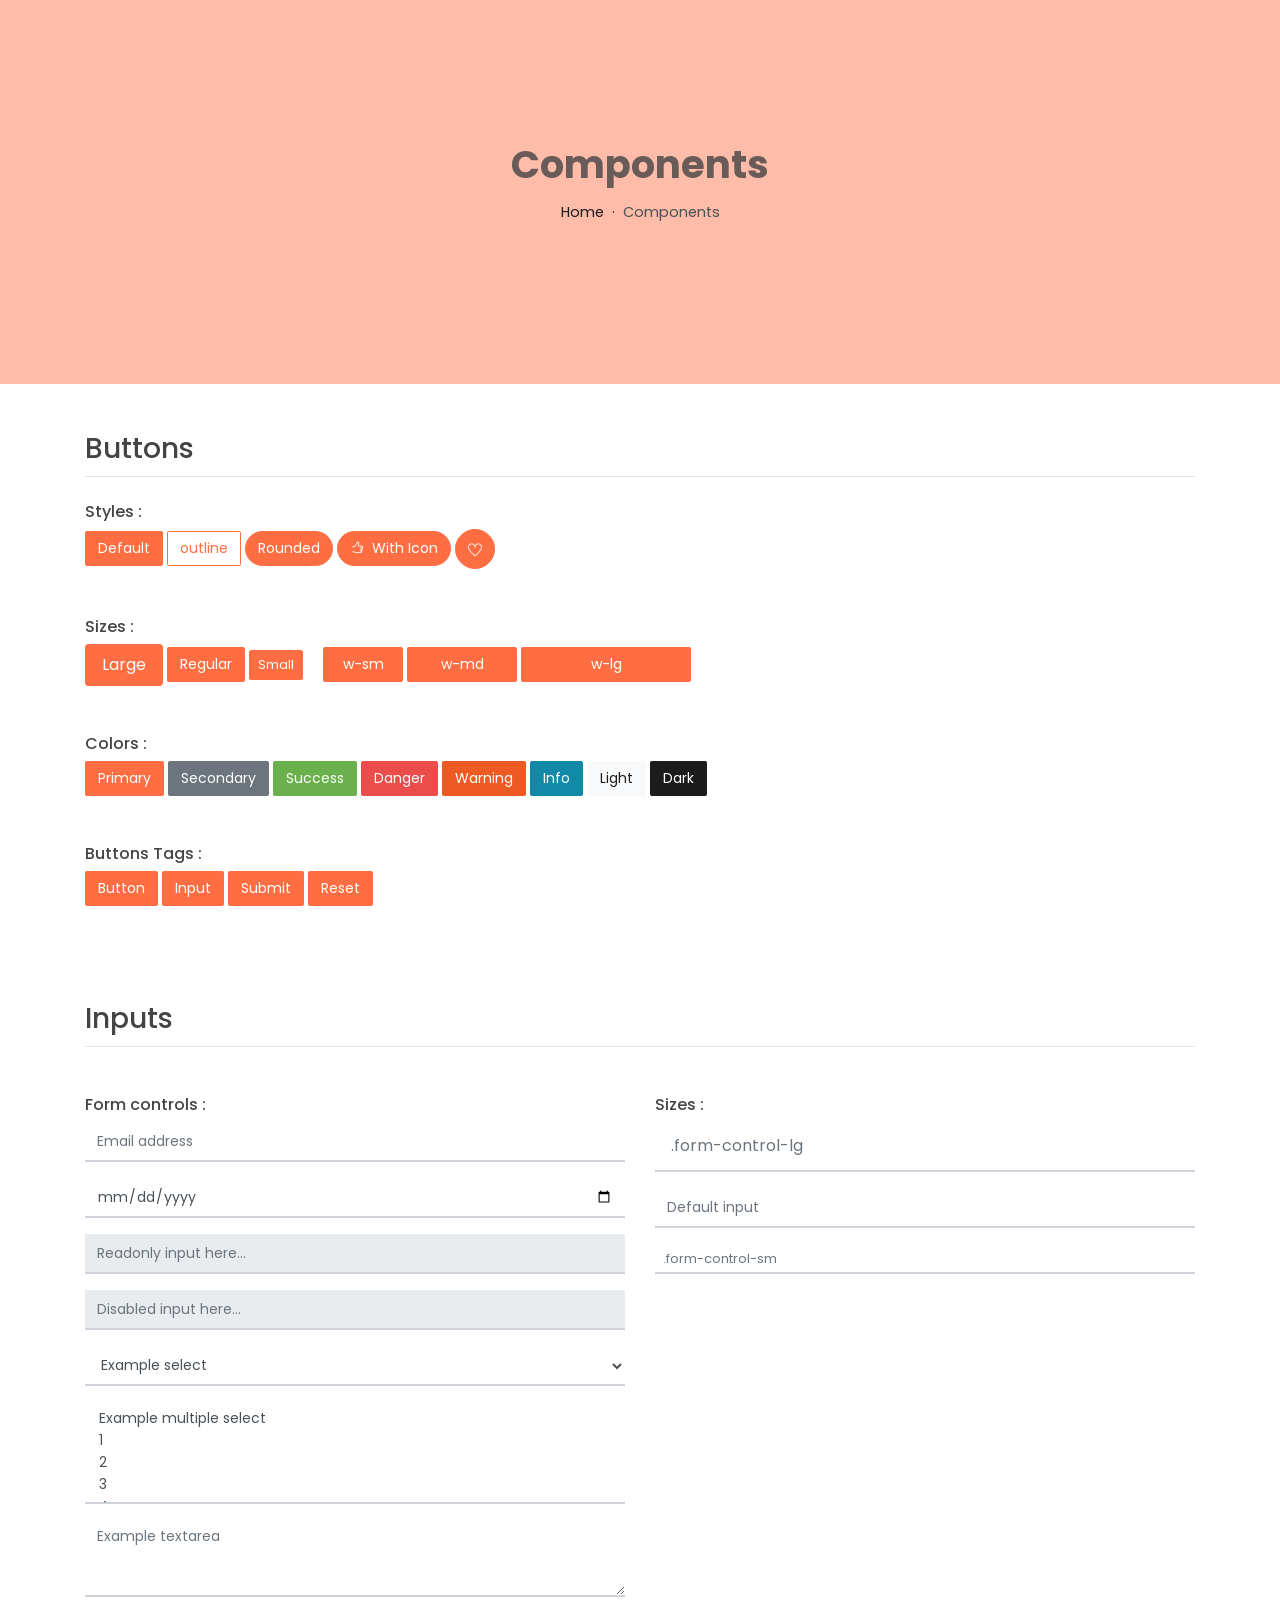
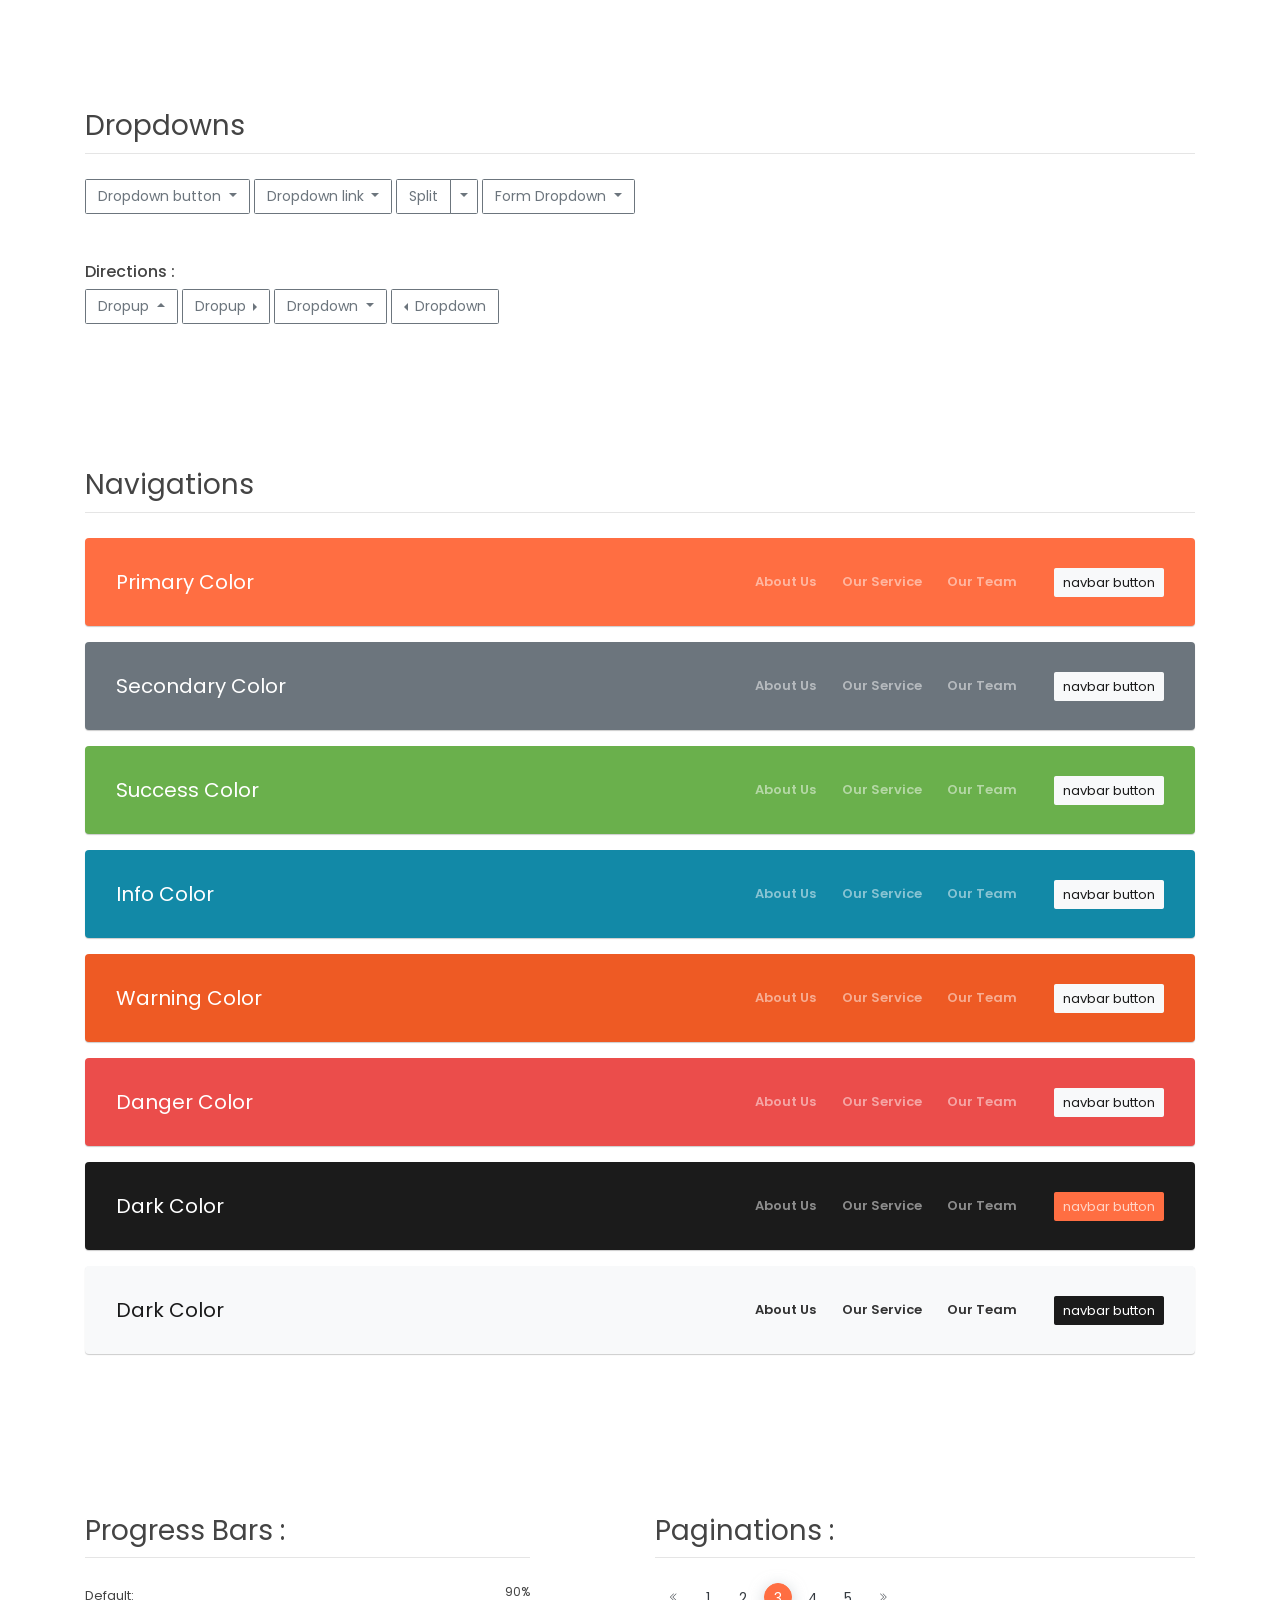
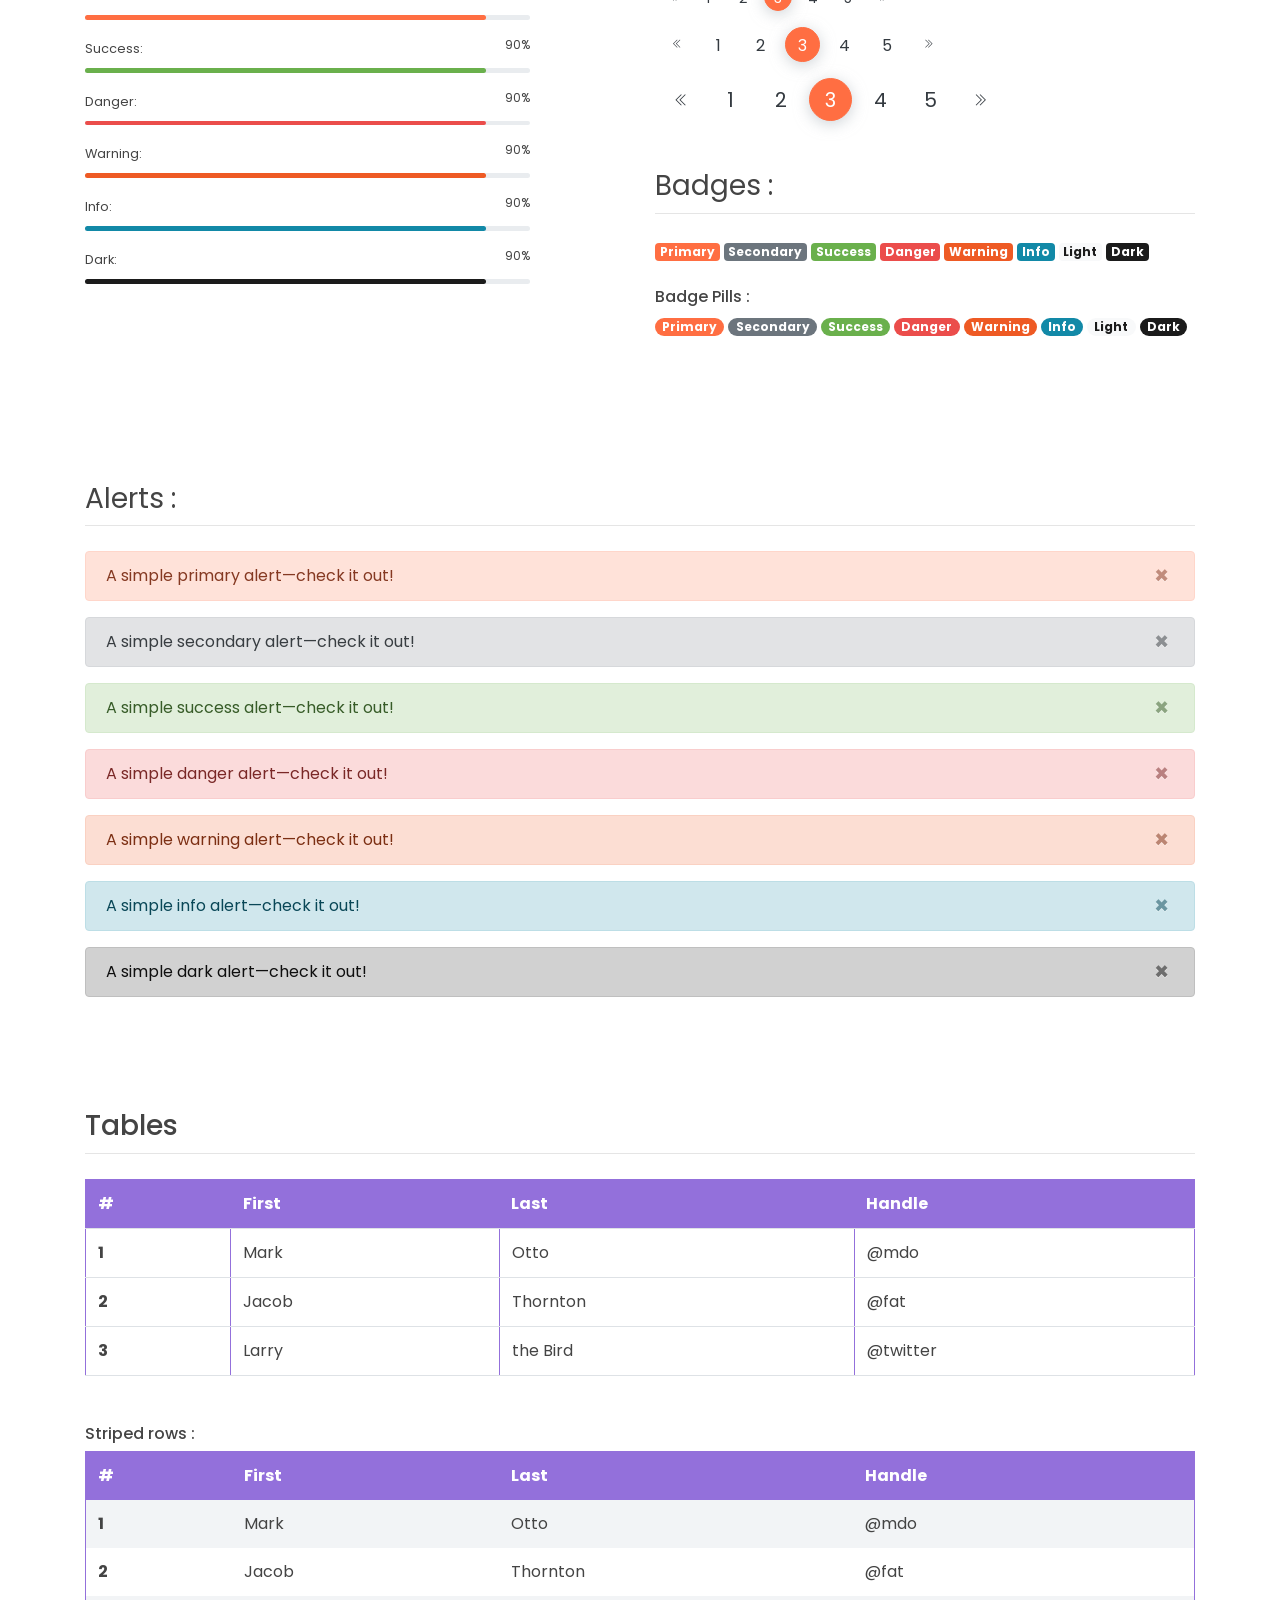
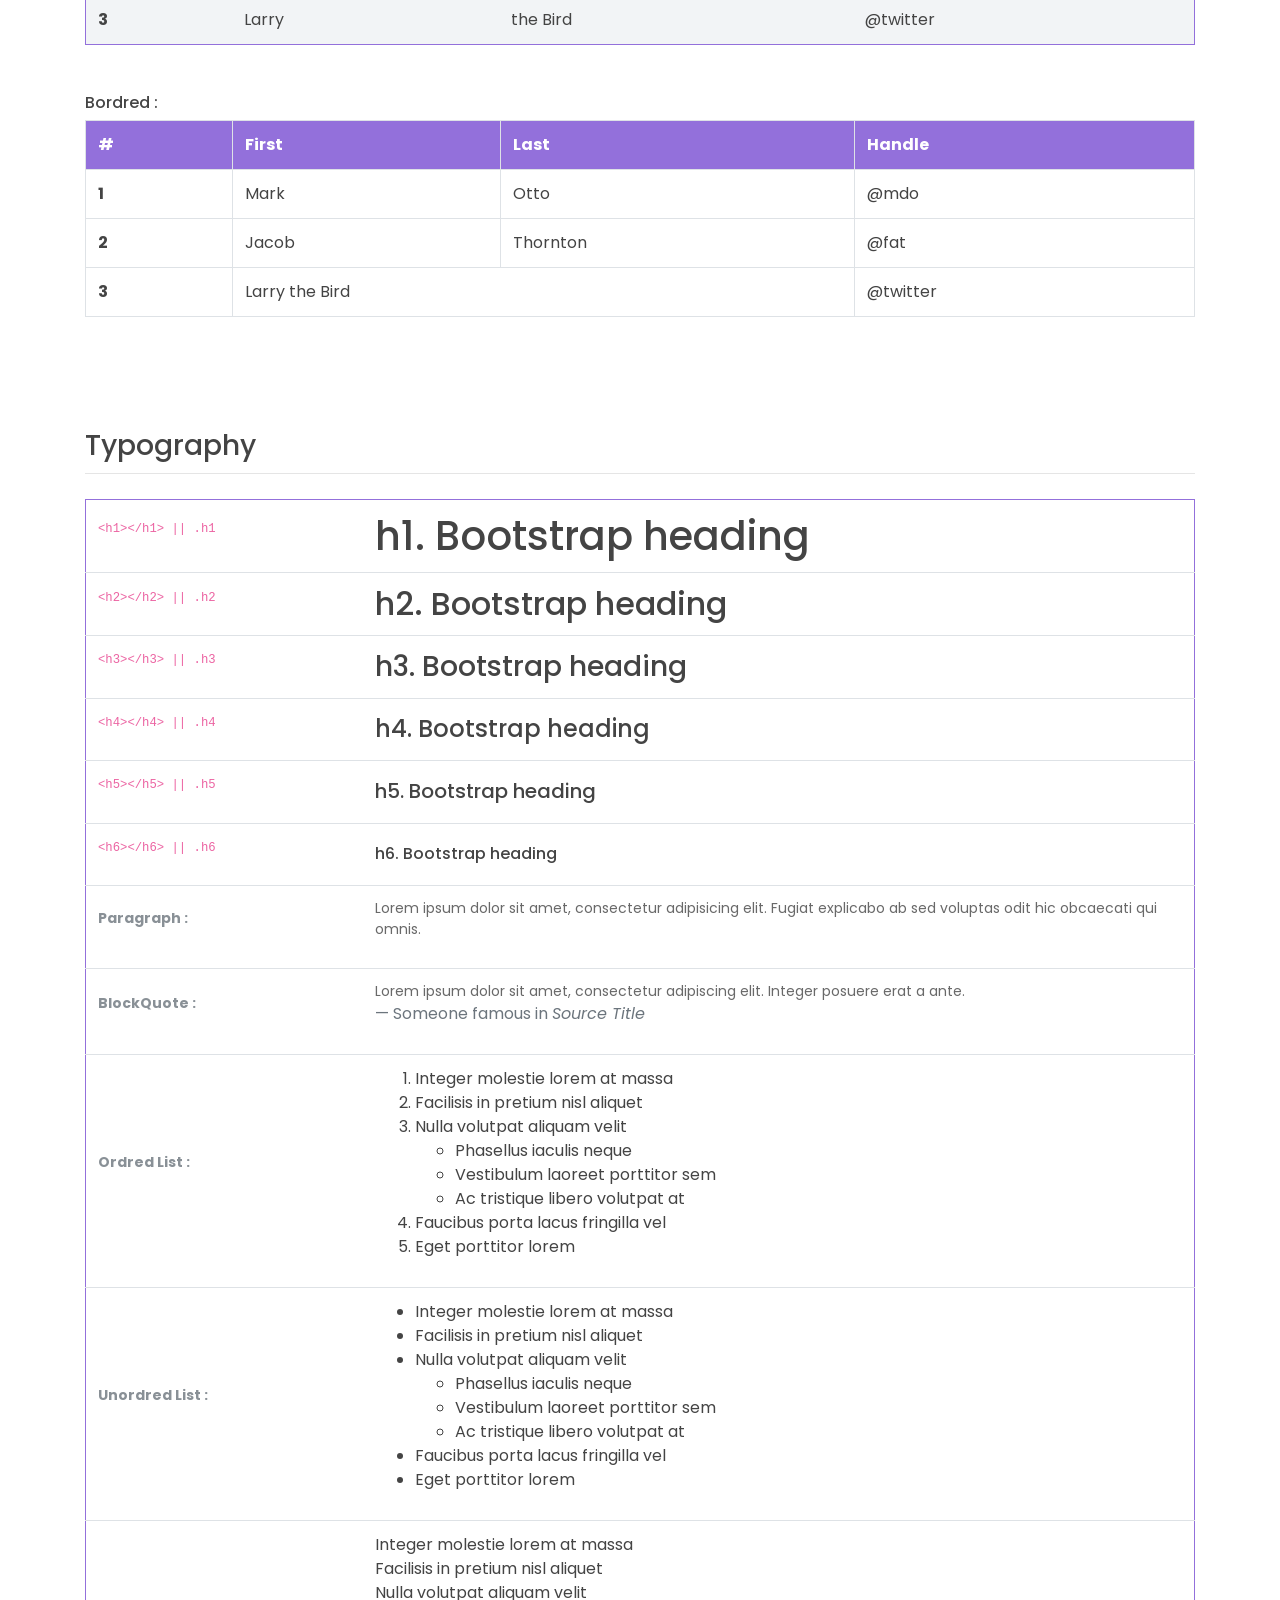
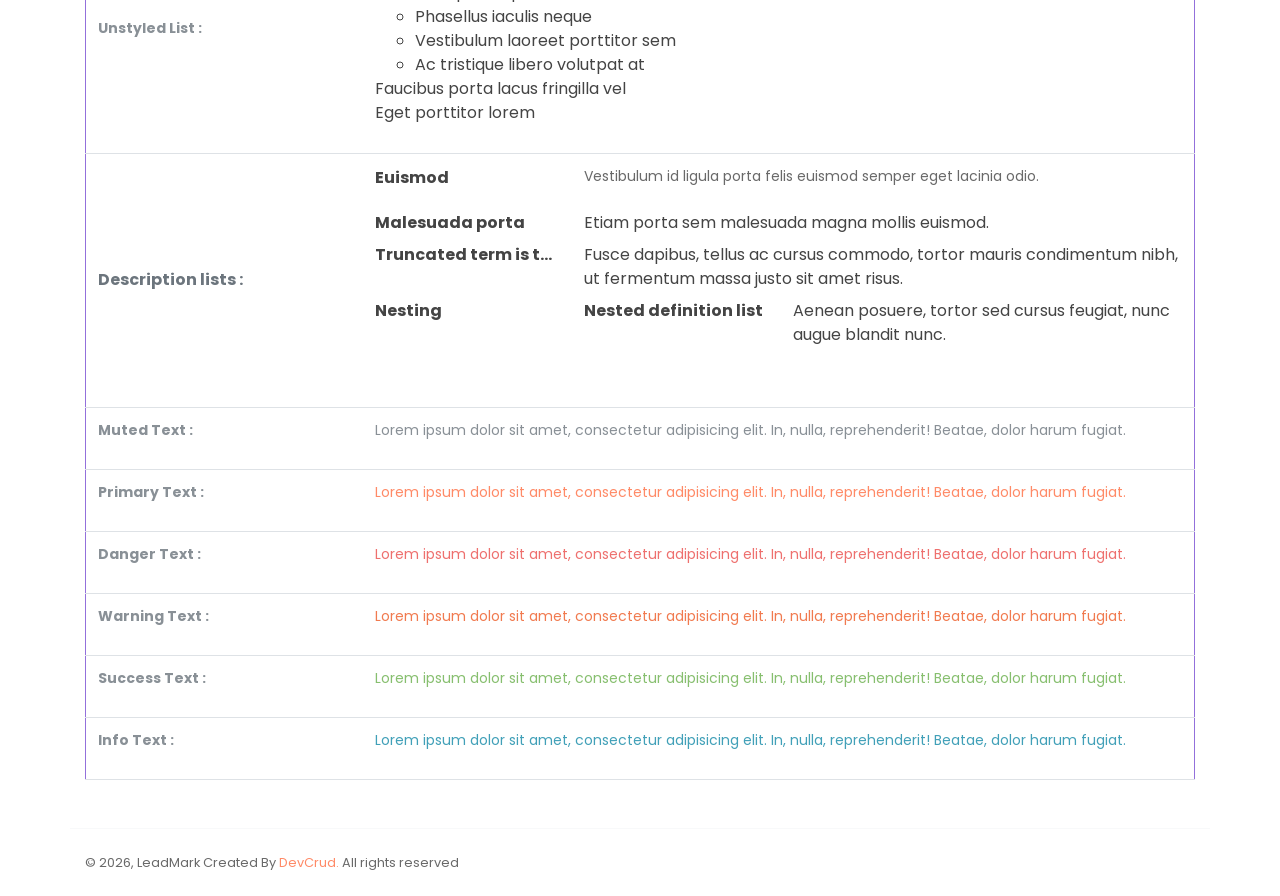
<file: leadmark/public_html/components.html>
<!DOCTYPE html>
<html lang="en">
<head>
   <meta charset="utf-8">
    <meta name="viewport" content="width=device-width, initial-scale=1, shrink-to-fit=no">
    <meta name="description" content="Start your development with LeadMark landing page.">
    <meta name="author" content="Devcrud">
    <title>LeadMark Landing page | Components</title>
   <!-- font icons -->
   <link rel="stylesheet" href="assets/vendors/themify-icons/css/themify-icons.css">
   <!-- Bootstrap + Steller  -->
   <link rel="stylesheet" href="assets/css/leadmark.css">
</head>
<body>

   <!-- Page Header -->
   <header class="header header-mini"> 
      <div class="header-title">Components</div> 
      <nav aria-label="breadcrumb">
         <ol class="breadcrumb">
            <li class="breadcrumb-item"><a href="/">Home</a></li>
            <li class="breadcrumb-item active" aria-current="page">Components</li>
         </ol>
      </nav>
   </header> <!-- End Of Page Header -->

   <!-- main content -->
   <div class="container">

      <!-- Buttons -->
      <h3 class="mt-5">Buttons</h3>
      <hr>
      <h6 class="section-secondary-title">Styles :</h6>
      <button class="btn btn-primary">Default</button>
      <button class="btn btn-outline-primary">outline</button>
      <button class="btn btn-primary rounded">Rounded</button>
      <button class="btn btn-primary rounded"><i class="ti-thumb-up pr-1"></i> With Icon</button>
      <button class="btn btn-primary circle"><i class="ti-heart"></i></button>

      <h6 class="section-secondary-title mt-5">Sizes :</h6>
      <button class="btn btn-primary btn-lg">Large</button>
      <button class="btn btn-primary ">Regular</button>
      <button class="btn btn-primary btn-sm">Small</button>
      <button class="btn btn-primary w-sm ml-3">w-sm</button>
      <button class="btn btn-primary w-md">w-md</button>
      <button class="btn btn-primary w-lg">w-lg</button>

      <h6 class="section-secondary-title mt-5">Colors :</h6>          
      <button type="button" class="btn btn-primary">Primary</button>
      <button type="button" class="btn btn-secondary">Secondary</button>
      <button type="button" class="btn btn-success">Success</button>
      <button type="button" class="btn btn-danger">Danger</button>
      <button type="button" class="btn btn-warning">Warning</button>
      <button type="button" class="btn btn-info">Info</button>
      <button type="button" class="btn btn-light">Light</button>
      <button type="button" class="btn btn-dark">Dark</button>

      <h6 class="section-secondary-title mt-5">Buttons Tags :</h6>
      <button class="btn btn-primary" type="submit">Button</button>
      <input class="btn btn-primary" type="button" value="Input">
      <input class="btn btn-primary" type="submit" value="Submit">
      <input class="btn btn-primary" type="reset" value="Reset">
      
      <!-- devider -->
      <div class="py-5"></div>

      <!-- Inputs -->
      <h3>Inputs</h3>
      <hr>
      <div class="row mt-5">
         <div class="col-md-6">
            <h6 class="section-secondary-title">Form controls :</h6>        
            <div class="form-group">
               <input type="email" class="form-control" id="exampleFormControlInput1" placeholder="Email address">
            </div>
            <div class="form-group">
               <input type="date" class="form-control" id="exampleFormControlInput1" placeholder="Date">
            </div>
            <div class="form-group">
               <input class="form-control" type="text" placeholder="Readonly input here…" readonly>
            </div>
            <div class="form-group">
               <input class="form-control" id="disabledInput" type="text" placeholder="Disabled input here..." disabled>
            </div>
            <div class="form-group">
               <select class="form-control" id="exampleFormControlSelect1">
                  <option>Example select</option>
                  <option>1</option>
                  <option>2</option>
                  <option>3</option>
                  <option>4</option>
                  <option>5</option>
               </select>
            </div>
            <div class="form-group">
               <select multiple class="form-control" id="exampleFormControlSelect2">
                  <option>Example multiple select</option>
                  <option>1</option>
                  <option>2</option>
                  <option>3</option>
                  <option>4</option>
                  <option>5</option>
               </select>
            </div>
            <div class="form-group">
               <textarea class="form-control" id="exampleFormControlTextarea1" rows="3" placeholder="Example textarea"></textarea>
            </div>
         </div>
         <div class="col-md-6">
            <h6 class="section-secondary-title">Sizes :</h6>    
            <div class="form-group">
               <input class="form-control form-control-lg" type="text" placeholder=".form-control-lg">             
            </div>
            <div class="form-group">
               <input class="form-control" type="text" placeholder="Default input">
            </div>
            <div class="form-group">
               <input class="form-control form-control-sm" type="text" placeholder=".form-control-sm"> 
            </div>
         </div>
      </div> <!-- end of inputs -->   

      <!-- devider -->
      <div class="py-5"></div>             

      <!-- Dropdowns -->
      <h3 class="components-section-title font-weight-normal">Dropdowns</h3>
      <hr>
      <div class="dropdown d-inline-block">
         <button class="btn btn-outline-secondary dropdown-toggle" type="button" id="dropdownMenuButton" data-toggle="dropdown" aria-haspopup="true" aria-expanded="false">
         Dropdown button
         </button>
         <div class="dropdown-menu" aria-labelledby="dropdownMenuButton">
         <a class="dropdown-item" href="#">Action</a>
         <a class="dropdown-item" href="#">Another action</a>
         <a class="dropdown-item" href="#">Something else here</a>
         </div>
      </div>
      <div class="dropdown d-inline-block">
         <a class="btn btn-outline-secondary dropdown-toggle" href="#" role="button" id="dropdownMenuLink" data-toggle="dropdown" aria-haspopup="true" aria-expanded="false">
            Dropdown link
         </a>
         <div class="dropdown-menu" aria-labelledby="dropdownMenuLink">
            <a class="dropdown-item" href="#">Action</a>
            <a class="dropdown-item" href="#">Another action</a>
            <a class="dropdown-item" href="#">Something else here</a>
         </div>
      </div>
      <div class="btn-group">
         <button type="button" class="btn btn-outline-secondary">Split</button>
         <button type="button" class="btn btn-outline-secondary dropdown-toggle dropdown-toggle-split" data-toggle="dropdown" aria-haspopup="true" aria-expanded="false">
         <span class="sr-only">Toggle Dropdown</span>
         </button>
         <div class="dropdown-menu">
            <a class="dropdown-item" href="#">Action</a>
            <a class="dropdown-item" href="#">Another action</a>
            <a class="dropdown-item" href="#">Something else here</a>
            <div class="dropdown-divider"></div>
            <a class="dropdown-item" href="#">Separated link</a>
         </div>
      </div>
      <div class="btn-group">
         <button class="btn btn-outline-secondary dropdown-toggle" type="button" id="dropdownMenuButton" data-toggle="dropdown" aria-haspopup="true" aria-expanded="false">
            Form Dropdown
         </button>
         <div class="dropdown-menu form">
            <form class="px-4 py-3">
               <div class="form-group">
                  <input type="email" class="form-control" id="exampleDropdownFormEmail1" placeholder="email@example.com">
               </div>
               <div class="form-group">
                  <input type="password" class="form-control" id="exampleDropdownFormPassword1" placeholder="Password">
               </div>
               <div class="form-check mb-3">
                  <input type="checkbox" class="form-check-input" id="dropdownCheck">
                  <label class="form-check-label" for="dropdownCheck">
                     Remember me
                  </label>
               </div>
               <button type="submit" class="btn btn-primary btn-block">Sign in</button>
            </form>
            <div class="dropdown-divider"></div>
            <a class="dropdown-item" href="#"><small>New around here? Sign up</small></a>
            <a class="dropdown-item" href="#"><small>Forgot password?</small></a>
         </div>
      </div>       
      <h6 class="section-secondary-title mt-5">Directions :</h6>  
      <div class="btn-group dropup">
         <button type="button" class="btn btn-outline-secondary dropdown-toggle" data-toggle="dropdown" aria-haspopup="true" aria-expanded="false">
            Dropup
         </button>
         <div class="dropdown-menu">
            <a class="dropdown-item" href="#">Action</a>
            <a class="dropdown-item" href="#">Another action</a>
            <a class="dropdown-item" href="#">Something else here</a>
            <div class="dropdown-divider"></div>
            <a class="dropdown-item" href="#">Separated link</a>
         </div>
      </div>
      <div class="btn-group dropright">
         <button type="button" class="btn btn-outline-secondary dropdown-toggle" data-toggle="dropdown" aria-haspopup="true" aria-expanded="false">
            Dropup
         </button>
         <div class="dropdown-menu">
            <a class="dropdown-item" href="#">Action</a>
            <a class="dropdown-item" href="#">Another action</a>
            <a class="dropdown-item" href="#">Something else here</a>
            <div class="dropdown-divider"></div>
            <a class="dropdown-item" href="#">Separated link</a>
         </div>
      </div>
      <div class="btn-group">
         <button type="button" class="btn btn-outline-secondary dropdown-toggle" data-toggle="dropdown" aria-haspopup="true" aria-expanded="false">
            Dropdown
         </button>
         <div class="dropdown-menu">
            <a class="dropdown-item" href="#">Action</a>
            <a class="dropdown-item" href="#">Another action</a>
            <a class="dropdown-item" href="#">Something else here</a>
            <div class="dropdown-divider"></div>
            <a class="dropdown-item" href="#">Separated link</a>
         </div>
      </div>
      <div class="btn-group dropleft">
         <button type="button" class="btn btn-outline-secondary dropdown-toggle" data-toggle="dropdown" aria-haspopup="true" aria-expanded="false">
            Dropdown
         </button>
         <div class="dropdown-menu">
            <a class="dropdown-item" href="#">Action</a>
            <a class="dropdown-item" href="#">Another action</a>
            <a class="dropdown-item" href="#">Something else here</a>
            <div class="dropdown-divider"></div>
            <a class="dropdown-item" href="#">Separated link</a>
         </div>
      </div> <!-- end of Dropdowns -->  

      <!-- devider -->
      <div class="py-5"></div>   

      <!-- navbars -->
      <h3 class="components-section-title font-weight-normal mt-5">Navigations</h3>
      <hr>
      <nav class="navbar navbar-expand-sm navbar-dark bg-primary rounded shadow mb-3">
         <div class="container">
            <a class="navbar-brand" href="#">Primary Color</a>
            <button class="navbar-toggler ml-auto" type="button" data-toggle="collapse" data-target="#navbarSupportedContent" aria-controls="navbarSupportedContent" aria-expanded="false" aria-label="Toggle navigation">
            <span class="navbar-toggler-icon"></span>
            </button>
            <div class="collapse navbar-collapse" id="navbarSupportedContent">
               <ul class="navbar-nav ml-auto"> 
                  <li class="nav-item">
                     <a class="nav-link" href="#about">About Us</a>
                  </li>
                  <li class="nav-item">
                     <a class="nav-link" href="#service">Our Service</a>
                  </li>
                  <li class="nav-item">
                     <a class="nav-link" href="#team">Our Team</a>
                  </li>
                  <li class="nav-item">
                     <a href="#book-table" class="ml-4 mt-1 btn btn-light btn-sm">navbar button</a>
                  </li>
               </ul>                       
            </div>
         </div>
      </nav>
      <nav class="navbar navbar-expand-sm navbar-dark bg-secondary rounded shadow mb-3">
         <div class="container">
            <a class="navbar-brand" href="#">Secondary Color</a>
            <button class="navbar-toggler ml-auto" type="button" data-toggle="collapse" data-target="#navbarSupportedContent" aria-controls="navbarSupportedContent" aria-expanded="false" aria-label="Toggle navigation">
            <span class="navbar-toggler-icon"></span>
            </button>
            <div class="collapse navbar-collapse" id="navbarSupportedContent">
               <ul class="navbar-nav ml-auto"> 
                  <li class="nav-item">
                     <a class="nav-link" href="#about">About Us</a>
                  </li>
                  <li class="nav-item">
                     <a class="nav-link" href="#service">Our Service</a>
                  </li>
                  <li class="nav-item">
                     <a class="nav-link" href="#team">Our Team</a>
                  </li>
                  <li class="nav-item">
                     <a href="#book-table" class="ml-4 mt-1 btn btn-light btn-sm">navbar button</a>
                  </li>
               </ul>                       
            </div>
         </div>
      </nav>
      <nav class="navbar navbar-expand-sm navbar-dark bg-success rounded shadow mb-3">
         <div class="container">
            <a class="navbar-brand" href="#">Success Color</a>
            <button class="navbar-toggler ml-auto" type="button" data-toggle="collapse" data-target="#navbarSupportedContent" aria-controls="navbarSupportedContent" aria-expanded="false" aria-label="Toggle navigation">
            <span class="navbar-toggler-icon"></span>
            </button>
            <div class="collapse navbar-collapse" id="navbarSupportedContent">
               <ul class="navbar-nav ml-auto"> 
                  <li class="nav-item">
                     <a class="nav-link" href="#about">About Us</a>
                  </li>
                  <li class="nav-item">
                     <a class="nav-link" href="#service">Our Service</a>
                  </li>
                  <li class="nav-item">
                     <a class="nav-link" href="#team">Our Team</a>
                  </li>
                  <li class="nav-item">
                     <a href="#book-table" class="ml-4 mt-1 btn btn-light btn-sm">navbar button</a>
                  </li>
               </ul>                       
            </div>
         </div>
      </nav>
      <nav class="navbar navbar-expand-sm navbar-dark bg-info rounded shadow mb-3">
         <div class="container">
            <a class="navbar-brand" href="#">Info Color</a>
            <button class="navbar-toggler ml-auto" type="button" data-toggle="collapse" data-target="#navbarSupportedContent" aria-controls="navbarSupportedContent" aria-expanded="false" aria-label="Toggle navigation">
            <span class="navbar-toggler-icon"></span>
            </button>
            <div class="collapse navbar-collapse" id="navbarSupportedContent">
               <ul class="navbar-nav ml-auto"> 
                  <li class="nav-item">
                     <a class="nav-link" href="#about">About Us</a>
                  </li>
                  <li class="nav-item">
                     <a class="nav-link" href="#service">Our Service</a>
                  </li>
                  <li class="nav-item">
                     <a class="nav-link" href="#team">Our Team</a>
                  </li>
                  <li class="nav-item">
                     <a href="#book-table" class="ml-4 mt-1 btn btn-light btn-sm">navbar button</a>
                  </li>
               </ul>                       
            </div>
         </div>
      </nav>
      <nav class="navbar navbar-expand-sm navbar-dark bg-warning rounded shadow mb-3">
         <div class="container">
            <a class="navbar-brand" href="#">Warning Color</a>
            <button class="navbar-toggler ml-auto" type="button" data-toggle="collapse" data-target="#navbarSupportedContent" aria-controls="navbarSupportedContent" aria-expanded="false" aria-label="Toggle navigation">
            <span class="navbar-toggler-icon"></span>
            </button>
            <div class="collapse navbar-collapse" id="navbarSupportedContent">
               <ul class="navbar-nav ml-auto"> 
                  <li class="nav-item">
                     <a class="nav-link" href="#about">About Us</a>
                  </li>
                  <li class="nav-item">
                     <a class="nav-link" href="#service">Our Service</a>
                  </li>
                  <li class="nav-item">
                     <a class="nav-link" href="#team">Our Team</a>
                  </li>
                  <li class="nav-item">
                     <a href="#book-table" class="ml-4 mt-1 btn btn-light btn-sm">navbar button</a>
                  </li>
               </ul>                       
            </div>
         </div>
      </nav>
      <nav class="navbar navbar-expand-sm navbar-dark bg-danger rounded shadow mb-3">
         <div class="container">
            <a class="navbar-brand" href="#">Danger Color</a>
            <button class="navbar-toggler ml-auto" type="button" data-toggle="collapse" data-target="#navbarSupportedContent" aria-controls="navbarSupportedContent" aria-expanded="false" aria-label="Toggle navigation">
            <span class="navbar-toggler-icon"></span>
            </button>
            <div class="collapse navbar-collapse" id="navbarSupportedContent">
               <ul class="navbar-nav ml-auto"> 
                  <li class="nav-item">
                     <a class="nav-link" href="#about">About Us</a>
                  </li>
                  <li class="nav-item">
                     <a class="nav-link" href="#service">Our Service</a>
                  </li>
                  <li class="nav-item">
                     <a class="nav-link" href="#team">Our Team</a>
                  </li>
                  <li class="nav-item">
                     <a href="#book-table" class="ml-4 mt-1 btn btn-light btn-sm">navbar button</a>
                  </li>
               </ul>                       
            </div>
         </div>
      </nav>
      <nav class="navbar navbar-expand-sm navbar-dark bg-dark rounded shadow mb-3">
         <div class="container">
            <a class="navbar-brand" href="#">Dark Color</a>
            <button class="navbar-toggler ml-auto" type="button" data-toggle="collapse" data-target="#navbarSupportedContent" aria-controls="navbarSupportedContent" aria-expanded="false" aria-label="Toggle navigation">
            <span class="navbar-toggler-icon"></span>
            </button>
            <div class="collapse navbar-collapse" id="navbarSupportedContent">
               <ul class="navbar-nav ml-auto"> 
                  <li class="nav-item">
                     <a class="nav-link" href="#about">About Us</a>
                  </li>
                  <li class="nav-item">
                     <a class="nav-link" href="#service">Our Service</a>
                  </li>
                  <li class="nav-item">
                     <a class="nav-link" href="#team">Our Team</a>
                  </li>
                  <li class="nav-item">
                     <a href="#book-table" class="ml-4 mt-1 btn btn-primary btn-sm">navbar button</a>
                  </li>
               </ul>                       
            </div>
         </div>
      </nav>
      <nav class="navbar navbar-expand-sm navbar-light bg-light rounded shadow mb-3">
         <div class="container">
            <a class="navbar-brand" href="#">Dark Color</a>
            <button class="navbar-toggler ml-auto" type="button" data-toggle="collapse" data-target="#navbarSupportedContent" aria-controls="navbarSupportedContent" aria-expanded="false" aria-label="Toggle navigation">
            <span class="navbar-toggler-icon"></span>
            </button>
            <div class="collapse navbar-collapse" id="navbarSupportedContent">
               <ul class="navbar-nav ml-auto"> 
                  <li class="nav-item">
                     <a class="nav-link" href="#about">About Us</a>
                  </li>
                  <li class="nav-item">
                     <a class="nav-link" href="#service">Our Service</a>
                  </li>
                  <li class="nav-item">
                     <a class="nav-link" href="#team">Our Team</a>
                  </li>
                  <li class="nav-item">
                     <a href="#book-table" class="ml-4 mt-1 btn btn-dark btn-sm">navbar button</a>
                  </li>
               </ul>                       
            </div>
         </div>
      </nav>
      <!-- End of navbars -->

      <!-- devider -->
      <div class="py-5"></div>   
      
      <!-- progress bars -->
      <div class="row justify-content-between">
         <div class="col-md-5">
            <h3 class="components-section-title font-weight-normal mt-5">Progress Bars :</h3>
            <hr>
            <small>Default: </small>
            <div class="progress mt-2 mb-3">
               <div class="progress-bar" role="progressbar" style="width: 90%" aria-valuenow="25" aria-valuemin="0" aria-valuemax="100"><span>90%</span></div>
            </div>
            <small>Success:</small>
            <div class="progress mt-2 mb-3">
               <div class="progress-bar bg-success" role="progressbar" style="width: 90%" aria-valuenow="25" aria-valuemin="0" aria-valuemax="100"><span>90%</span></div>
            </div>
            <small>Danger:</small>
            <div class="progress mt-2 mb-3">
               <div class="progress-bar bg-danger" role="progressbar" style="width: 90%" aria-valuenow="25" aria-valuemin="0" aria-valuemax="100"><span>90%</span></div>
            </div>
            <small>Warning:</small>
            <div class="progress mt-2 mb-3">
               <div class="progress-bar bg-warning" role="progressbar" style="width: 90%" aria-valuenow="25" aria-valuemin="0" aria-valuemax="100"><span>90%</span></div>
            </div>
            <small>Info:</small>
            <div class="progress mt-2 mb-3">
               <div class="progress-bar bg-info" role="progressbar" style="width: 90%" aria-valuenow="25" aria-valuemin="0" aria-valuemax="100"><span>90%</span></div>
            </div>
            <small>Dark:</small>
            <div class="progress mt-2 mb-3">
               <div class="progress-bar bg-dark" role="progressbar" style="width: 90%" aria-valuenow="25" aria-valuemin="0" aria-valuemax="100"><span>90%</span></div>
            </div>
         </div>
         <div class="col-md-6">
            <h3 class="components-section-title font-weight-normal mt-5">Paginations :</h3>
            <hr>
            <nav aria-label="Page navigation example">
               <ul class="pagination pagination-sm">
                  <li class="page-item"><a class="page-link" href="#"><i class="ti-angle-double-left"></i></a></li>
                  <li class="page-item"><a class="page-link" href="#">1</a></li>
                  <li class="page-item"><a class="page-link" href="#">2</a></li>
                  <li class="page-item active"><a class="page-link" href="#">3</a></li>
                  <li class="page-item"><a class="page-link" href="#">4</a></li>
                  <li class="page-item"><a class="page-link" href="#">5</a></li>
                  <li class="page-item"><a class="page-link" href="#"><i class="ti-angle-double-right"></i></a></li>
               </ul>
            </nav>
            <nav aria-label="Page navigation example">
               <ul class="pagination">
               <li class="page-item"><a class="page-link" href="#"><i class="ti-angle-double-left"></i></a></li>
                  <li class="page-item"><a class="page-link" href="#">1</a></li>
                  <li class="page-item"><a class="page-link" href="#">2</a></li>
                  <li class="page-item active"><a class="page-link" href="#">3</a></li>
                  <li class="page-item"><a class="page-link" href="#">4</a></li>
                  <li class="page-item"><a class="page-link" href="#">5</a></li>
                  <li class="page-item"><a class="page-link" href="#"><i class="ti-angle-double-right"></i></a></li>
               </ul>
            </nav>
            <nav aria-label="Page navigation example">
               <ul class="pagination pagination-lg">
                  <li class="page-item"><a class="page-link" href="#"><i class="ti-angle-double-left"></i></a></li>
                  <li class="page-item"><a class="page-link" href="#">1</a></li>
                  <li class="page-item"><a class="page-link" href="#">2</a></li>
                  <li class="page-item active"><a class="page-link" href="#">3</a></li>
                  <li class="page-item"><a class="page-link" href="#">4</a></li>
                  <li class="page-item"><a class="page-link" href="#">5</a></li>
                  <li class="page-item"><a class="page-link" href="#"><i class="ti-angle-double-right"></i></a></li>
               </ul>
            </nav>

            <!-- Badges -->
            <h3 class="components-section-title font-weight-normal mt-5">Badges :</h3>
            <hr>
            <span class="badge badge-primary">Primary</span>
            <span class="badge badge-secondary">Secondary</span>
            <span class="badge badge-success">Success</span>
            <span class="badge badge-danger">Danger</span>
            <span class="badge badge-warning">Warning</span>
            <span class="badge badge-info">Info</span>
            <span class="badge badge-light">Light</span>
            <span class="badge badge-dark">Dark</span>
            <h6 class="section-secondary-title mt-4 mb-2">Badge Pills :</h6>
            <span class="badge badge-pill badge-primary">Primary</span>
            <span class="badge badge-pill badge-secondary">Secondary</span>
            <span class="badge badge-pill badge-success">Success</span>
            <span class="badge badge-pill badge-danger">Danger</span>
            <span class="badge badge-pill badge-warning">Warning</span>
            <span class="badge badge-pill badge-info">Info</span>
            <span class="badge badge-pill badge-light">Light</span>
            <span class="badge badge-pill badge-dark">Dark</span>
         </div>
      </div> <!-- End of Progress bars -->

      <!-- devider -->
      <div class="py-5"></div>  

      <!-- Alerts -->
      <h3 class="components-section-title font-weight-normal mt-5">Alerts :</h3>
      <hr>
      <div class="alert alert-primary alert-dismissible fade show" role="alert">
         A simple primary alert—check it out!
         <button type="button" class="close" data-dismiss="alert" aria-label="Close">
            <span aria-hidden="true">&times;</span>
         </button>
      </div>
      <div class="alert alert-secondary alert-dismissible fade show" role="alert">
         A simple secondary alert—check it out!
         <button type="button" class="close" data-dismiss="alert" aria-label="Close">
            <span aria-hidden="true">&times;</span>
         </button>
      </div>
      <div class="alert alert-success alert-dismissible fade show" role="alert">
         A simple success alert—check it out!
         <button type="button" class="close" data-dismiss="alert" aria-label="Close">
            <span aria-hidden="true">&times;</span>
         </button>
      </div>
      <div class="alert alert-danger alert-dismissible fade show" role="alert">
         A simple danger alert—check it out!
         <button type="button" class="close" data-dismiss="alert" aria-label="Close">
            <span aria-hidden="true">&times;</span>
         </button>
      </div>
      <div class="alert alert-warning alert-dismissible fade show" role="alert">
         A simple warning alert—check it out!
         <button type="button" class="close" data-dismiss="alert" aria-label="Close">
            <span aria-hidden="true">&times;</span>
         </button>
      </div>
      <div class="alert alert-info alert-dismissible fade show" role="alert">
         A simple info alert—check it out!
         <button type="button" class="close" data-dismiss="alert" aria-label="Close">
            <span aria-hidden="true">&times;</span>
         </button>
      </div>
      <div class="alert alert-dark alert-dismissible fade show" role="alert">
         A simple dark alert—check it out!
         <button type="button" class="close" data-dismiss="alert" aria-label="Close">
            <span aria-hidden="true">&times;</span>
         </button>
      </div>
      <!-- end of alerts -->

      <!-- devider -->
      <div class="py-5"></div> 
   
      <!-- tables -->
      <h3 class="components-section-title">Tables</h3>
      <hr>
      <table class="table">
         <thead>
            <tr>
               <th scope="col">#</th>
               <th scope="col">First</th>
               <th scope="col">Last</th>
               <th scope="col">Handle</th>
            </tr>
         </thead>
         <tbody>
            <tr>
               <th scope="row">1</th>
               <td>Mark</td>
               <td>Otto</td>
               <td>@mdo</td>
            </tr>
            <tr>
               <th scope="row">2</th>
               <td>Jacob</td>
               <td>Thornton</td>
               <td>@fat</td>
            </tr>
            <tr>
               <th scope="row">3</th>
               <td>Larry</td>
               <td>the Bird</td>
               <td>@twitter</td>
            </tr>
         </tbody>
      </table>

      <h6 class="section-secondary-title mt-5">Striped rows :</h6>
      <table class="table table-striped">
         <thead>
            <tr>
               <th scope="col">#</th>
               <th scope="col">First</th>
               <th scope="col">Last</th>
               <th scope="col">Handle</th>
            </tr>
         </thead>
         <tbody>
            <tr>
               <th scope="row">1</th>
               <td>Mark</td>
               <td>Otto</td>
               <td>@mdo</td>
            </tr>
            <tr>
               <th scope="row">2</th>
               <td>Jacob</td>
               <td>Thornton</td>
               <td>@fat</td>
            </tr>
            <tr>
               <th scope="row">3</th>
               <td>Larry</td>
               <td>the Bird</td>
               <td>@twitter</td>
            </tr>
         </tbody>
      </table>

      <h6 class="section-secondary-title mt-5">Bordred :</h6>
      <table class="table table-bordered">
         <thead>
            <tr>
               <th scope="col">#</th>
               <th scope="col">First</th>
               <th scope="col">Last</th>
               <th scope="col">Handle</th>
            </tr>
         </thead>
         <tbody>
            <tr>
               <th scope="row">1</th>
               <td>Mark</td>
               <td>Otto</td>
               <td>@mdo</td>
            </tr>
            <tr>
               <th scope="row">2</th>
               <td>Jacob</td>
               <td>Thornton</td>
               <td>@fat</td>
            </tr>
            <tr>
               <th scope="row">3</th>
               <td colspan="2">Larry the Bird</td>
               <td>@twitter</td>
            </tr>
         </tbody>
      </table>
      <!-- end of tables -->

      <!-- devider -->
      <div class="py-5"></div> 

      <!-- typography -->
      <h3 class="components-section-title">Typography</h3>
      <hr>
      <table class="table table-borderless v-align-center">
         <tbody>
            <tr>
               <td>
                  <p><code class="highlighter-rouge">&lt;h1&gt;&lt;/h1&gt; || .h1</code></p>
               </td>
               <td class="w-75"><span class="h1">h1. Bootstrap heading</span></td>
            </tr>
            <tr>
               <td>
                  <p><code class="highlighter-rouge">&lt;h2&gt;&lt;/h2&gt; || .h2</code></p>
               </td>
               <td><span class="h2">h2. Bootstrap heading</span></td>
            </tr>
            <tr>
               <td>
                  <p><code class="highlighter-rouge">&lt;h3&gt;&lt;/h3&gt; || .h3</code></p>
               </td>
               <td><span class="h3">h3. Bootstrap heading</span></td>
            </tr>
            <tr>
               <td>
                  <p><code class="highlighter-rouge">&lt;h4&gt;&lt;/h4&gt; || .h4</code></p>
               </td>
               <td><span class="h4">h4. Bootstrap heading</span></td>
            </tr>
            <tr>
               <td>
                  <p><code class="highlighter-rouge">&lt;h5&gt;&lt;/h5&gt; || .h5</code></p>
               </td>
               <td><span class="h5">h5. Bootstrap heading</span></td>
            </tr>
            <tr>
               <td>
                  <p><code class="highlighter-rouge">&lt;h6&gt;&lt;/h6&gt; || .h6</code></p>
               </td>
               <td><span class="h6">h6. Bootstrap heading</span></td>
            </tr>
            <tr>
               <td>
                  <p class="font-weight-bold text-muted">Paragraph :</p>
               </td>
               <td><p>Lorem ipsum dolor sit amet, consectetur adipisicing elit. Fugiat explicabo ab sed voluptas odit hic obcaecati qui omnis.</p></td>
            </tr>
            <tr>
               <td>
                  <p class="font-weight-bold text-muted">BlockQuote :</p>
               </td>
               <td>
                  <blockquote class="blockquote">
                     <p class="mb-0">Lorem ipsum dolor sit amet, consectetur adipiscing elit. Integer posuere erat a ante.</p>
                     <footer class="blockquote-footer">Someone famous in <cite title="Source Title">Source Title</cite></footer>
                  </blockquote>
               </td>
            </tr>

            <tr>
               <td><p class="font-weight-bold text-muted">Ordred List :</p></td>
               <td>
                  <ol>
                     <li>Integer molestie lorem at massa</li>
                     <li>Facilisis in pretium nisl aliquet</li>
                     <li>Nulla volutpat aliquam velit
                        <ul>
                           <li>Phasellus iaculis neque</li>
                           <li>Vestibulum laoreet porttitor sem</li>
                           <li>Ac tristique libero volutpat at</li>
                        </ul>
                     </li>
                     <li>Faucibus porta lacus fringilla vel</li>
                     <li>Eget porttitor lorem</li>
                  </ol>
               </td>
            </tr>
            <tr>
               <td><p class="font-weight-bold text-muted">Unordred List :</p></td>
               <td>
                  <ul >
                     <li>Integer molestie lorem at massa</li>
                     <li>Facilisis in pretium nisl aliquet</li>
                     <li>Nulla volutpat aliquam velit
                        <ul>
                           <li>Phasellus iaculis neque</li>
                           <li>Vestibulum laoreet porttitor sem</li>
                           <li>Ac tristique libero volutpat at</li>
                        </ul>
                     </li>
                     <li>Faucibus porta lacus fringilla vel</li>
                     <li>Eget porttitor lorem</li>
                  </ul>
               </td>
            </tr>
            <tr>
               <td><p class="font-weight-bold text-muted">Unstyled List :</p></td>
               <td>
                  <ul class="list-unstyled">
                     <li>Integer molestie lorem at massa</li>
                     <li>Facilisis in pretium nisl aliquet</li>
                     <li>Nulla volutpat aliquam velit
                        <ul>
                           <li>Phasellus iaculis neque</li>
                           <li>Vestibulum laoreet porttitor sem</li>
                           <li>Ac tristique libero volutpat at</li>
                        </ul>
                     </li>
                     <li>Faucibus porta lacus fringilla vel</li>
                     <li>Eget porttitor lorem</li>
                  </ul>
               </td>
            </tr>
            <tr>
               <td class="font-weight-bold text-muted">Description lists : </td>
               <td>
                  <dl class="row">
                     <dt class="col-sm-3">Euismod</dt>
                     <dd class="col-sm-9">
                        <p>Vestibulum id ligula porta felis euismod semper eget lacinia odio.</p>
                     </dd>

                     <dt class="col-sm-3">Malesuada porta</dt>
                     <dd class="col-sm-9">Etiam porta sem malesuada magna mollis euismod.</dd>

                     <dt class="col-sm-3 text-truncate">Truncated term is truncated</dt>
                     <dd class="col-sm-9">Fusce dapibus, tellus ac cursus commodo, tortor mauris condimentum nibh, ut fermentum massa justo sit amet risus.</dd>

                     <dt class="col-sm-3">Nesting</dt>
                     <dd class="col-sm-9">
                        <dl class="row">
                           <dt class="col-sm-4">Nested definition list</dt>
                           <dd class="col-sm-8">Aenean posuere, tortor sed cursus feugiat, nunc augue blandit nunc.</dd>
                        </dl>
                     </dd>
                  </dl>
               </td>
            </tr>
            <tr>
               <td>
                  <p class="font-weight-bold text-muted">Muted Text :</p>
               </td>
               <td>
                  <p class="text-muted">Lorem ipsum dolor sit amet, consectetur adipisicing elit. In, nulla, reprehenderit! Beatae, dolor harum fugiat.</p>
               </td>
            </tr>
            <tr>
               <td>
                  <p class="font-weight-bold text-muted">Primary Text :</p>
               </td>
               <td>
                  <p class="text-primary">Lorem ipsum dolor sit amet, consectetur adipisicing elit. In, nulla, reprehenderit! Beatae, dolor harum fugiat.</p>
               </td>
            </tr>
            <tr>
               <td>
                  <p class="font-weight-bold text-muted">Danger Text :</p>
               </td>
               <td>
                  <p class="text-danger">Lorem ipsum dolor sit amet, consectetur adipisicing elit. In, nulla, reprehenderit! Beatae, dolor harum fugiat.</p>
               </td>
            </tr>
            <tr>
               <td>
                  <p class="font-weight-bold text-muted">Warning Text :</p>
               </td>
               <td>
                  <p class="text-warning">Lorem ipsum dolor sit amet, consectetur adipisicing elit. In, nulla, reprehenderit! Beatae, dolor harum fugiat.</p>
               </td>
            </tr>
            <tr>
               <td>
                  <p class="font-weight-bold text-muted">Success Text :</p>
               </td>
               <td>
                  <p class="text-success">Lorem ipsum dolor sit amet, consectetur adipisicing elit. In, nulla, reprehenderit! Beatae, dolor harum fugiat.</p>
               </td>
            </tr>
            <tr>
               <td>
                  <p class="font-weight-bold text-muted">Info Text :</p>
               </td>
               <td>
                  <p class="text-info">Lorem ipsum dolor sit amet, consectetur adipisicing elit. In, nulla, reprehenderit! Beatae, dolor harum fugiat.</p>
               </td>
            </tr>
         </tbody>
      </table>
   </div>
   <!-- end of typography -->

   <!-- Page Footer -->
   <footer class="container mt-5 py-4 border-top border-light">
       <p class="mb-0 small">&copy; <script>document.write(new Date().getFullYear())</script>, LeadMark Created By <a href="https://www.devcrud.com" target="_blank">DevCrud.</a>  All rights reserved </p>     
   </footer>
   <!-- End of Page Footer -->  
   
   <!-- core  -->
   <script src="assets/vendors/jquery/jquery-3.4.1.js"></script>
   <script src="assets/vendors/bootstrap/bootstrap.bundle.js"></script>

</body>
</html>
</file>
<file: Juniors/public_html/assets/vendors/themify-icons/css/themify-icons.css>
@font-face {
	font-family: 'themify';
	src:url("../fonts/themify.eot?-fvbane");
	src:url("../fonts/themify.eot?#iefix-fvbane") format("embedded-opentype"),
		url("../fonts/themify.woff?-fvbane") format("woff"),
		url("../fonts/themify.ttf?-fvbane") format("truetype"),
		url("../fonts/themify.svg?-fvbane#themify") format("svg");
	font-weight: normal;
	font-style: normal;
}

[class^="ti-"], [class*=" ti-"] {
	font-family: 'themify';
	speak: none;
	font-style: normal;
	font-weight: normal;
	font-variant: normal;
	text-transform: none;
	line-height: 1;

	/* Better Font Rendering =========== */
	-webkit-font-smoothing: antialiased;
	-moz-osx-font-smoothing: grayscale;
}

.ti-wand:before {
	content: "\e600";
}
.ti-volume:before {
	content: "\e601";
}
.ti-user:before {
	content: "\e602";
}
.ti-unlock:before {
	content: "\e603";
}
.ti-unlink:before {
	content: "\e604";
}
.ti-trash:before {
	content: "\e605";
}
.ti-thought:before {
	content: "\e606";
}
.ti-target:before {
	content: "\e607";
}
.ti-tag:before {
	content: "\e608";
}
.ti-tablet:before {
	content: "\e609";
}
.ti-star:before {
	content: "\e60a";
}
.ti-spray:before {
	content: "\e60b";
}
.ti-signal:before {
	content: "\e60c";
}
.ti-shopping-cart:before {
	content: "\e60d";
}
.ti-shopping-cart-full:before {
	content: "\e60e";
}
.ti-settings:before {
	content: "\e60f";
}
.ti-search:before {
	content: "\e610";
}
.ti-zoom-in:before {
	content: "\e611";
}
.ti-zoom-out:before {
	content: "\e612";
}
.ti-cut:before {
	content: "\e613";
}
.ti-ruler:before {
	content: "\e614";
}
.ti-ruler-pencil:before {
	content: "\e615";
}
.ti-ruler-alt:before {
	content: "\e616";
}
.ti-bookmark:before {
	content: "\e617";
}
.ti-bookmark-alt:before {
	content: "\e618";
}
.ti-reload:before {
	content: "\e619";
}
.ti-plus:before {
	content: "\e61a";
}
.ti-pin:before {
	content: "\e61b";
}
.ti-pencil:before {
	content: "\e61c";
}
.ti-pencil-alt:before {
	content: "\e61d";
}
.ti-paint-roller:before {
	content: "\e61e";
}
.ti-paint-bucket:before {
	content: "\e61f";
}
.ti-na:before {
	content: "\e620";
}
.ti-mobile:before {
	content: "\e621";
}
.ti-minus:before {
	content: "\e622";
}
.ti-medall:before {
	content: "\e623";
}
.ti-medall-alt:before {
	content: "\e624";
}
.ti-marker:before {
	content: "\e625";
}
.ti-marker-alt:before {
	content: "\e626";
}
.ti-arrow-up:before {
	content: "\e627";
}
.ti-arrow-right:before {
	content: "\e628";
}
.ti-arrow-left:before {
	content: "\e629";
}
.ti-arrow-down:before {
	content: "\e62a";
}
.ti-lock:before {
	content: "\e62b";
}
.ti-location-arrow:before {
	content: "\e62c";
}
.ti-link:before {
	content: "\e62d";
}
.ti-layout:before {
	content: "\e62e";
}
.ti-layers:before {
	content: "\e62f";
}
.ti-layers-alt:before {
	content: "\e630";
}
.ti-key:before {
	content: "\e631";
}
.ti-import:before {
	content: "\e632";
}
.ti-image:before {
	content: "\e633";
}
.ti-heart:before {
	content: "\e634";
}
.ti-heart-broken:before {
	content: "\e635";
}
.ti-hand-stop:before {
	content: "\e636";
}
.ti-hand-open:before {
	content: "\e637";
}
.ti-hand-drag:before {
	content: "\e638";
}
.ti-folder:before {
	content: "\e639";
}
.ti-flag:before {
	content: "\e63a";
}
.ti-flag-alt:before {
	content: "\e63b";
}
.ti-flag-alt-2:before {
	content: "\e63c";
}
.ti-eye:before {
	content: "\e63d";
}
.ti-export:before {
	content: "\e63e";
}
.ti-exchange-vertical:before {
	content: "\e63f";
}
.ti-desktop:before {
	content: "\e640";
}
.ti-cup:before {
	content: "\e641";
}
.ti-crown:before {
	content: "\e642";
}
.ti-comments:before {
	content: "\e643";
}
.ti-comment:before {
	content: "\e644";
}
.ti-comment-alt:before {
	content: "\e645";
}
.ti-close:before {
	content: "\e646";
}
.ti-clip:before {
	content: "\e647";
}
.ti-angle-up:before {
	content: "\e648";
}
.ti-angle-right:before {
	content: "\e649";
}
.ti-angle-left:before {
	content: "\e64a";
}
.ti-angle-down:before {
	content: "\e64b";
}
.ti-check:before {
	content: "\e64c";
}
.ti-check-box:before {
	content: "\e64d";
}
.ti-camera:before {
	content: "\e64e";
}
.ti-announcement:before {
	content: "\e64f";
}
.ti-brush:before {
	content: "\e650";
}
.ti-briefcase:before {
	content: "\e651";
}
.ti-bolt:before {
	content: "\e652";
}
.ti-bolt-alt:before {
	content: "\e653";
}
.ti-blackboard:before {
	content: "\e654";
}
.ti-bag:before {
	content: "\e655";
}
.ti-move:before {
	content: "\e656";
}
.ti-arrows-vertical:before {
	content: "\e657";
}
.ti-arrows-horizontal:before {
	content: "\e658";
}
.ti-fullscreen:before {
	content: "\e659";
}
.ti-arrow-top-right:before {
	content: "\e65a";
}
.ti-arrow-top-left:before {
	content: "\e65b";
}
.ti-arrow-circle-up:before {
	content: "\e65c";
}
.ti-arrow-circle-right:before {
	content: "\e65d";
}
.ti-arrow-circle-left:before {
	content: "\e65e";
}
.ti-arrow-circle-down:before {
	content: "\e65f";
}
.ti-angle-double-up:before {
	content: "\e660";
}
.ti-angle-double-right:before {
	content: "\e661";
}
.ti-angle-double-left:before {
	content: "\e662";
}
.ti-angle-double-down:before {
	content: "\e663";
}
.ti-zip:before {
	content: "\e664";
}
.ti-world:before {
	content: "\e665";
}
.ti-wheelchair:before {
	content: "\e666";
}
.ti-view-list:before {
	content: "\e667";
}
.ti-view-list-alt:before {
	content: "\e668";
}
.ti-view-grid:before {
	content: "\e669";
}
.ti-uppercase:before {
	content: "\e66a";
}
.ti-upload:before {
	content: "\e66b";
}
.ti-underline:before {
	content: "\e66c";
}
.ti-truck:before {
	content: "\e66d";
}
.ti-timer:before {
	content: "\e66e";
}
.ti-ticket:before {
	content: "\e66f";
}
.ti-thumb-up:before {
	content: "\e670";
}
.ti-thumb-down:before {
	content: "\e671";
}
.ti-text:before {
	content: "\e672";
}
.ti-stats-up:before {
	content: "\e673";
}
.ti-stats-down:before {
	content: "\e674";
}
.ti-split-v:before {
	content: "\e675";
}
.ti-split-h:before {
	content: "\e676";
}
.ti-smallcap:before {
	content: "\e677";
}
.ti-shine:before {
	content: "\e678";
}
.ti-shift-right:before {
	content: "\e679";
}
.ti-shift-left:before {
	content: "\e67a";
}
.ti-shield:before {
	content: "\e67b";
}
.ti-notepad:before {
	content: "\e67c";
}
.ti-server:before {
	content: "\e67d";
}
.ti-quote-right:before {
	content: "\e67e";
}
.ti-quote-left:before {
	content: "\e67f";
}
.ti-pulse:before {
	content: "\e680";
}
.ti-printer:before {
	content: "\e681";
}
.ti-power-off:before {
	content: "\e682";
}
.ti-plug:before {
	content: "\e683";
}
.ti-pie-chart:before {
	content: "\e684";
}
.ti-paragraph:before {
	content: "\e685";
}
.ti-panel:before {
	content: "\e686";
}
.ti-package:before {
	content: "\e687";
}
.ti-music:before {
	content: "\e688";
}
.ti-music-alt:before {
	content: "\e689";
}
.ti-mouse:before {
	content: "\e68a";
}
.ti-mouse-alt:before {
	content: "\e68b";
}
.ti-money:before {
	content: "\e68c";
}
.ti-microphone:before {
	content: "\e68d";
}
.ti-menu:before {
	content: "\e68e";
}
.ti-menu-alt:before {
	content: "\e68f";
}
.ti-map:before {
	content: "\e690";
}
.ti-map-alt:before {
	content: "\e691";
}
.ti-loop:before {
	content: "\e692";
}
.ti-location-pin:before {
	content: "\e693";
}
.ti-list:before {
	content: "\e694";
}
.ti-light-bulb:before {
	content: "\e695";
}
.ti-Italic:before {
	content: "\e696";
}
.ti-info:before {
	content: "\e697";
}
.ti-infinite:before {
	content: "\e698";
}
.ti-id-badge:before {
	content: "\e699";
}
.ti-hummer:before {
	content: "\e69a";
}
.ti-home:before {
	content: "\e69b";
}
.ti-help:before {
	content: "\e69c";
}
.ti-headphone:before {
	content: "\e69d";
}
.ti-harddrives:before {
	content: "\e69e";
}
.ti-harddrive:before {
	content: "\e69f";
}
.ti-gift:before {
	content: "\e6a0";
}
.ti-game:before {
	content: "\e6a1";
}
.ti-filter:before {
	content: "\e6a2";
}
.ti-files:before {
	content: "\e6a3";
}
.ti-file:before {
	content: "\e6a4";
}
.ti-eraser:before {
	content: "\e6a5";
}
.ti-envelope:before {
	content: "\e6a6";
}
.ti-download:before {
	content: "\e6a7";
}
.ti-direction:before {
	content: "\e6a8";
}
.ti-direction-alt:before {
	content: "\e6a9";
}
.ti-dashboard:before {
	content: "\e6aa";
}
.ti-control-stop:before {
	content: "\e6ab";
}
.ti-control-shuffle:before {
	content: "\e6ac";
}
.ti-control-play:before {
	content: "\e6ad";
}
.ti-control-pause:before {
	content: "\e6ae";
}
.ti-control-forward:before {
	content: "\e6af";
}
.ti-control-backward:before {
	content: "\e6b0";
}
.ti-cloud:before {
	content: "\e6b1";
}
.ti-cloud-up:before {
	content: "\e6b2";
}
.ti-cloud-down:before {
	content: "\e6b3";
}
.ti-clipboard:before {
	content: "\e6b4";
}
.ti-car:before {
	content: "\e6b5";
}
.ti-calendar:before {
	content: "\e6b6";
}
.ti-book:before {
	content: "\e6b7";
}
.ti-bell:before {
	content: "\e6b8";
}
.ti-basketball:before {
	content: "\e6b9";
}
.ti-bar-chart:before {
	content: "\e6ba";
}
.ti-bar-chart-alt:before {
	content: "\e6bb";
}
.ti-back-right:before {
	content: "\e6bc";
}
.ti-back-left:before {
	content: "\e6bd";
}
.ti-arrows-corner:before {
	content: "\e6be";
}
.ti-archive:before {
	content: "\e6bf";
}
.ti-anchor:before {
	content: "\e6c0";
}
.ti-align-right:before {
	content: "\e6c1";
}
.ti-align-left:before {
	content: "\e6c2";
}
.ti-align-justify:before {
	content: "\e6c3";
}
.ti-align-center:before {
	content: "\e6c4";
}
.ti-alert:before {
	content: "\e6c5";
}
.ti-alarm-clock:before {
	content: "\e6c6";
}
.ti-agenda:before {
	content: "\e6c7";
}
.ti-write:before {
	content: "\e6c8";
}
.ti-window:before {
	content: "\e6c9";
}
.ti-widgetized:before {
	content: "\e6ca";
}
.ti-widget:before {
	content: "\e6cb";
}
.ti-widget-alt:before {
	content: "\e6cc";
}
.ti-wallet:before {
	content: "\e6cd";
}
.ti-video-clapper:before {
	content: "\e6ce";
}
.ti-video-camera:before {
	content: "\e6cf";
}
.ti-vector:before {
	content: "\e6d0";
}
.ti-themify-logo:before {
	content: "\e6d1";
}
.ti-themify-favicon:before {
	content: "\e6d2";
}
.ti-themify-favicon-alt:before {
	content: "\e6d3";
}
.ti-support:before {
	content: "\e6d4";
}
.ti-stamp:before {
	content: "\e6d5";
}
.ti-split-v-alt:before {
	content: "\e6d6";
}
.ti-slice:before {
	content: "\e6d7";
}
.ti-shortcode:before {
	content: "\e6d8";
}
.ti-shift-right-alt:before {
	content: "\e6d9";
}
.ti-shift-left-alt:before {
	content: "\e6da";
}
.ti-ruler-alt-2:before {
	content: "\e6db";
}
.ti-receipt:before {
	content: "\e6dc";
}
.ti-pin2:before {
	content: "\e6dd";
}
.ti-pin-alt:before {
	content: "\e6de";
}
.ti-pencil-alt2:before {
	content: "\e6df";
}
.ti-palette:before {
	content: "\e6e0";
}
.ti-more:before {
	content: "\e6e1";
}
.ti-more-alt:before {
	content: "\e6e2";
}
.ti-microphone-alt:before {
	content: "\e6e3";
}
.ti-magnet:before {
	content: "\e6e4";
}
.ti-line-double:before {
	content: "\e6e5";
}
.ti-line-dotted:before {
	content: "\e6e6";
}
.ti-line-dashed:before {
	content: "\e6e7";
}
.ti-layout-width-full:before {
	content: "\e6e8";
}
.ti-layout-width-default:before {
	content: "\e6e9";
}
.ti-layout-width-default-alt:before {
	content: "\e6ea";
}
.ti-layout-tab:before {
	content: "\e6eb";
}
.ti-layout-tab-window:before {
	content: "\e6ec";
}
.ti-layout-tab-v:before {
	content: "\e6ed";
}
.ti-layout-tab-min:before {
	content: "\e6ee";
}
.ti-layout-slider:before {
	content: "\e6ef";
}
.ti-layout-slider-alt:before {
	content: "\e6f0";
}
.ti-layout-sidebar-right:before {
	content: "\e6f1";
}
.ti-layout-sidebar-none:before {
	content: "\e6f2";
}
.ti-layout-sidebar-left:before {
	content: "\e6f3";
}
.ti-layout-placeholder:before {
	content: "\e6f4";
}
.ti-layout-menu:before {
	content: "\e6f5";
}
.ti-layout-menu-v:before {
	content: "\e6f6";
}
.ti-layout-menu-separated:before {
	content: "\e6f7";
}
.ti-layout-menu-full:before {
	content: "\e6f8";
}
.ti-layout-media-right-alt:before {
	content: "\e6f9";
}
.ti-layout-media-right:before {
	content: "\e6fa";
}
.ti-layout-media-overlay:before {
	content: "\e6fb";
}
.ti-layout-media-overlay-alt:before {
	content: "\e6fc";
}
.ti-layout-media-overlay-alt-2:before {
	content: "\e6fd";
}
.ti-layout-media-left-alt:before {
	content: "\e6fe";
}
.ti-layout-media-left:before {
	content: "\e6ff";
}
.ti-layout-media-center-alt:before {
	content: "\e700";
}
.ti-layout-media-center:before {
	content: "\e701";
}
.ti-layout-list-thumb:before {
	content: "\e702";
}
.ti-layout-list-thumb-alt:before {
	content: "\e703";
}
.ti-layout-list-post:before {
	content: "\e704";
}
.ti-layout-list-large-image:before {
	content: "\e705";
}
.ti-layout-line-solid:before {
	content: "\e706";
}
.ti-layout-grid4:before {
	content: "\e707";
}
.ti-layout-grid3:before {
	content: "\e708";
}
.ti-layout-grid2:before {
	content: "\e709";
}
.ti-layout-grid2-thumb:before {
	content: "\e70a";
}
.ti-layout-cta-right:before {
	content: "\e70b";
}
.ti-layout-cta-left:before {
	content: "\e70c";
}
.ti-layout-cta-center:before {
	content: "\e70d";
}
.ti-layout-cta-btn-right:before {
	content: "\e70e";
}
.ti-layout-cta-btn-left:before {
	content: "\e70f";
}
.ti-layout-column4:before {
	content: "\e710";
}
.ti-layout-column3:before {
	content: "\e711";
}
.ti-layout-column2:before {
	content: "\e712";
}
.ti-layout-accordion-separated:before {
	content: "\e713";
}
.ti-layout-accordion-merged:before {
	content: "\e714";
}
.ti-layout-accordion-list:before {
	content: "\e715";
}
.ti-ink-pen:before {
	content: "\e716";
}
.ti-info-alt:before {
	content: "\e717";
}
.ti-help-alt:before {
	content: "\e718";
}
.ti-headphone-alt:before {
	content: "\e719";
}
.ti-hand-point-up:before {
	content: "\e71a";
}
.ti-hand-point-right:before {
	content: "\e71b";
}
.ti-hand-point-left:before {
	content: "\e71c";
}
.ti-hand-point-down:before {
	content: "\e71d";
}
.ti-gallery:before {
	content: "\e71e";
}
.ti-face-smile:before {
	content: "\e71f";
}
.ti-face-sad:before {
	content: "\e720";
}
.ti-credit-card:before {
	content: "\e721";
}
.ti-control-skip-forward:before {
	content: "\e722";
}
.ti-control-skip-backward:before {
	content: "\e723";
}
.ti-control-record:before {
	content: "\e724";
}
.ti-control-eject:before {
	content: "\e725";
}
.ti-comments-smiley:before {
	content: "\e726";
}
.ti-brush-alt:before {
	content: "\e727";
}
.ti-youtube:before {
	content: "\e728";
}
.ti-vimeo:before {
	content: "\e729";
}
.ti-twitter:before {
	content: "\e72a";
}
.ti-time:before {
	content: "\e72b";
}
.ti-tumblr:before {
	content: "\e72c";
}
.ti-skype:before {
	content: "\e72d";
}
.ti-share:before {
	content: "\e72e";
}
.ti-share-alt:before {
	content: "\e72f";
}
.ti-rocket:before {
	content: "\e730";
}
.ti-pinterest:before {
	content: "\e731";
}
.ti-new-window:before {
	content: "\e732";
}
.ti-microsoft:before {
	content: "\e733";
}
.ti-list-ol:before {
	content: "\e734";
}
.ti-linkedin:before {
	content: "\e735";
}
.ti-layout-sidebar-2:before {
	content: "\e736";
}
.ti-layout-grid4-alt:before {
	content: "\e737";
}
.ti-layout-grid3-alt:before {
	content: "\e738";
}
.ti-layout-grid2-alt:before {
	content: "\e739";
}
.ti-layout-column4-alt:before {
	content: "\e73a";
}
.ti-layout-column3-alt:before {
	content: "\e73b";
}
.ti-layout-column2-alt:before {
	content: "\e73c";
}
.ti-instagram:before {
	content: "\e73d";
}
.ti-google:before {
	content: "\e73e";
}
.ti-github:before {
	content: "\e73f";
}
.ti-flickr:before {
	content: "\e740";
}
.ti-facebook:before {
	content: "\e741";
}
.ti-dropbox:before {
	content: "\e742";
}
.ti-dribbble:before {
	content: "\e743";
}
.ti-apple:before {
	content: "\e744";
}
.ti-android:before {
	content: "\e745";
}
.ti-save:before {
	content: "\e746";
}
.ti-save-alt:before {
	content: "\e747";
}
.ti-yahoo:before {
	content: "\e748";
}
.ti-wordpress:before {
	content: "\e749";
}
.ti-vimeo-alt:before {
	content: "\e74a";
}
.ti-twitter-alt:before {
	content: "\e74b";
}
.ti-tumblr-alt:before {
	content: "\e74c";
}
.ti-trello:before {
	content: "\e74d";
}
.ti-stack-overflow:before {
	content: "\e74e";
}
.ti-soundcloud:before {
	content: "\e74f";
}
.ti-sharethis:before {
	content: "\e750";
}
.ti-sharethis-alt:before {
	content: "\e751";
}
.ti-reddit:before {
	content: "\e752";
}
.ti-pinterest-alt:before {
	content: "\e753";
}
.ti-microsoft-alt:before {
	content: "\e754";
}
.ti-linux:before {
	content: "\e755";
}
.ti-jsfiddle:before {
	content: "\e756";
}
.ti-joomla:before {
	content: "\e757";
}
.ti-html5:before {
	content: "\e758";
}
.ti-flickr-alt:before {
	content: "\e759";
}
.ti-email:before {
	content: "\e75a";
}
.ti-drupal:before {
	content: "\e75b";
}
.ti-dropbox-alt:before {
	content: "\e75c";
}
.ti-css3:before {
	content: "\e75d";
}
.ti-rss:before {
	content: "\e75e";
}
.ti-rss-alt:before {
	content: "\e75f";
}
</file>
<file: Juniors/public_html/assets/css/abq.css>
@charset "UTF-8";

@import url("https://fonts.googleapis.com/css?family=Poppins:100,100i,200,200i,300,300i,400,400i,500,500i,600,600i,700,700i,800,800i,900,900i");
:root {
  --blue: #007bff;
  --indigo: #6610f2;
  --purple: #6f42c1;
  --pink: #e83e8c;
  --red: #eb4d4b;
  --orange: #fd7e14;
  --yellow: #EE5A24;
  --green: #6ab04c;
  --teal: #00cec9;
  --cyan: #1289A7;
  --white: #fff;
  --gray: #6c757d;
  --gray-dark: #1b1b1b;
  --primary: #ff6e42;
  --secondary: #6c757d;
  --success: #6ab04c;
  --info: #1289A7;
  --warning: #EE5A24;
  --danger: #eb4d4b;
  --light: #f8f9fa;
  --dark: #1b1b1b;
  --breakpoint-xs: 0;
  --breakpoint-sm: 576px;
  --breakpoint-md: 768px;
  --breakpoint-lg: 992px;
  --breakpoint-xl: 1200px;
  --font-family-sans-serif: "Poppins", sans-serif;
  --font-family-monospace: SFMono-Regular, Menlo, Monaco, Consolas, "Liberation Mono", "Courier New", monospace;
}


table,
td {
  border: 1px solid mediumpurple;


}

thead,
tfoot {
  background-color: mediumpurple;
  color: #fff;


}

.roster {
  margin-left: auto;
  margin-right: auto;
  width: 100%;
  padding: 10cm;
  text-align: center;
}

.schedule{
  margin-left: auto;
  margin-right: auto;
  width: 75%;
  text-align: center;
  padding: 5em;
}

.fit-picture{
  display: flex;
  align-items: center;
  justify-content: center;

}

.container18{
  display: flex;
  align-items: center;
  justify-content: center;
}

.teaminfo{
  text-align: left;
  margin-left: auto;
  margin-right: auto;
  width: 75%;
}



*,
*::before,
*::after {
  box-sizing: border-box;
}

html {
  font-family: sans-serif;
  line-height: 1.15;
  -webkit-text-size-adjust: 100%;
  -webkit-tap-highlight-color: rgba(0, 0, 0, 0);
}

article, aside, figcaption, figure, footer, header, hgroup, main, nav, section {
  display: block;
}

body {
  margin: 0;
  font-family: "Poppins", sans-serif;
  font-size: 1rem;
  font-weight: 400;
  line-height: 1.5;
  color: #444;
  text-align: left;
  background-color: #fff;
}

[tabindex="-1"]:focus {
  outline: 0 !important;
}

hr {
  box-sizing: content-box;
  height: 0;
  overflow: visible;
}

h1, h2, h3, h4, h5, h6 {
  margin-top: 0;
  margin-bottom: 0.5rem;

}

p {
  margin-top: 0;
  margin-bottom: 1rem;
}

abbr[title],
abbr[data-original-title] {
  text-decoration: underline;
  -webkit-text-decoration: underline dotted;
          text-decoration: underline dotted;
  cursor: help;
  border-bottom: 0;
  -webkit-text-decoration-skip-ink: none;
          text-decoration-skip-ink: none;
}

address {
  margin-bottom: 1rem;
  font-style: normal;
  line-height: inherit;
}

ol,
ul,
dl {
  margin-top: 0;
  margin-bottom: 1rem;
}

ol ol,
ul ul,
ol ul,
ul ol {
  margin-bottom: 0;
}

dt {
  font-weight: 700;
}

dd {
  margin-bottom: .5rem;
  margin-left: 0;
}

blockquote {
  margin: 0 0 1rem;
}

b,
strong {
  font-weight: bolder;
}

small {
  font-size: 80%;
}

sub,
sup {
  position: relative;
  font-size: 75%;
  line-height: 0;
  vertical-align: baseline;
}

sub {
  bottom: -.25em;
}

sup {
  top: -.5em;
}

a {
  color: #ff6e42;
  text-decoration: none;
  background-color: transparent;
}

a:hover {
  color: #f53900;
  text-decoration: none;
}

a:not([href]):not([tabindex]) {
  color: inherit;
  text-decoration: none;
}

a:not([href]):not([tabindex]):hover, a:not([href]):not([tabindex]):focus {
  color: inherit;
  text-decoration: none;
}

a:not([href]):not([tabindex]):focus {
  outline: 0;
}

pre,
code,
kbd,
samp {
  font-family: SFMono-Regular, Menlo, Monaco, Consolas, "Liberation Mono", "Courier New", monospace;
  font-size: 1em;
}

pre {
  margin-top: 0;
  margin-bottom: 1rem;
  overflow: auto;
}

figure {
  margin: 0 0 1rem;
}

img {
  vertical-align: middle;
  border-style: none;
}

svg {
  overflow: hidden;
  vertical-align: middle;
}

table {
  border-collapse: collapse;
}

caption {
  padding-top: 0.75rem;
  padding-bottom: 0.75rem;
  color: #6c757d;
  text-align: left;
  caption-side: bottom;
}

th {
  text-align: inherit;
}

label {
  display: inline-block;
  margin-bottom: 0.5rem;
}

button {
  border-radius: 0;
}

button:focus {
  outline: 1px dotted;
  outline: 5px auto -webkit-focus-ring-color;
}

input,
button,
select,
optgroup,
textarea {
  margin: 0;
  font-family: inherit;
  font-size: inherit;
  line-height: inherit;
}

button,
input {
  overflow: visible;
}

button,
select {
  text-transform: none;
}

select {
  word-wrap: normal;
}

button,
[type="button"],
[type="reset"],
[type="submit"] {
  -webkit-appearance: button;
}

button:not(:disabled),
[type="button"]:not(:disabled),
[type="reset"]:not(:disabled),
[type="submit"]:not(:disabled) {
  cursor: pointer;
}

button::-moz-focus-inner,
[type="button"]::-moz-focus-inner,
[type="reset"]::-moz-focus-inner,
[type="submit"]::-moz-focus-inner {
  padding: 0;
  border-style: none;
}

input[type="radio"],
input[type="checkbox"] {
  box-sizing: border-box;
  padding: 0;
}

input[type="date"],
input[type="time"],
input[type="datetime-local"],
input[type="month"] {
  -webkit-appearance: listbox;
}

textarea {
  overflow: auto;
  resize: vertical;
}

fieldset {
  min-width: 0;
  padding: 0;
  margin: 0;
  border: 0;
}

legend {
  display: block;
  width: 100%;
  max-width: 100%;
  padding: 0;
  margin-bottom: .5rem;
  font-size: 1.5rem;
  line-height: inherit;
  color: inherit;
  white-space: normal;
}

progress {
  vertical-align: baseline;
}

[type="number"]::-webkit-inner-spin-button,
[type="number"]::-webkit-outer-spin-button {
  height: auto;
}

[type="search"] {
  outline-offset: -2px;
  -webkit-appearance: none;
}

[type="search"]::-webkit-search-decoration {
  -webkit-appearance: none;
}

::-webkit-file-upload-button {
  font: inherit;
  -webkit-appearance: button;
}

output {
  display: inline-block;
}

summary {
  display: list-item;
  cursor: pointer;
}

template {
  display: none;
}

[hidden] {
  display: none !important;
}

h1, h2, h3, h4, h5, h6,
.h1, .h2, .h3, .h4, .h5, .h6 {
  margin-bottom: 0.5rem;
  font-weight: 500;
  line-height: 1.2;
}

h1, .h1 {
  font-size: 2.5rem;
}

h2, .h2 {
  font-size: 2rem;
}

h3, .h3 {
  font-size: 1.75rem;
}

h4, .h4 {
  font-size: 1.5rem;
}

h5, .h5 {
  font-size: 1.25rem;
}

h6, .h6 {
  font-size: 1rem;
}

.lead {
  font-size: 1.25rem;
  font-weight: 300;
}

.display-1 {
  font-size: 6rem;
  font-weight: 300;
  line-height: 1.2;
}

.display-2 {
  font-size: 5.5rem;
  font-weight: 300;
  line-height: 1.2;
}

.display-3 {
  font-size: 4.5rem;
  font-weight: 300;
  line-height: 1.2;
}

.display-4 {
  font-size: 3.5rem;
  font-weight: 300;
  line-height: 1.2;
}

hr {
  margin-top: 1rem;
  margin-bottom: 1rem;
  border: 0;
  border-top: 1px solid rgba(0, 0, 0, 0.1);
}

small,
.small {
  font-size: 80%;
  font-weight: 400;
}

mark,
.mark {
  padding: 0.2em;
  background-color: #fcf8e3;
}

.list-unstyled {
  padding-left: 0;
  list-style: none;
}

.list-inline {
  padding-left: 0;
  list-style: none;
}

.list-inline-item {
  display: inline-block;
}

.list-inline-item:not(:last-child) {
  margin-right: 0.5rem;
}

.initialism {
  font-size: 90%;
  text-transform: uppercase;
}

.blockquote {
  margin-bottom: 1rem;
  font-size: 1.25rem;
}

.blockquote-footer {
  display: block;
  font-size: 80%;
  color: #6c757d;
}

.blockquote-footer::before {
  content: "\2014\00A0";
}

.img-fluid {
  max-width: 100%;
  height: auto;
}

.img-thumbnail {
  padding: 0.25rem;
  background-color: #fff;
  border: 1px solid #dee2e6;
  border-radius: 0.25rem;
  max-width: 100%;
  height: auto;
}

.figure {
  display: inline-block;
}

.figure-img {
  margin-bottom: 0.5rem;
  line-height: 1;
}

.figure-caption {
  font-size: 90%;
  color: #6c757d;
}

code {
  font-size: 87.5%;
  color: #e83e8c;
  word-break: break-word;
}

a > code {
  color: inherit;
}

kbd {
  padding: 0.2rem 0.4rem;
  font-size: 87.5%;
  color: #fff;
  background-color: #1b1b1b;
  border-radius: 0.2rem;
}

kbd kbd {
  padding: 0;
  font-size: 100%;
  font-weight: 700;
}

pre {
  display: block;
  font-size: 87.5%;
  color: #1b1b1b;
}

pre code {
  font-size: inherit;
  color: inherit;
  word-break: normal;
}

.pre-scrollable {
  max-height: 340px;
  overflow-y: scroll;
}

.container {
  width: 100%;
  padding-right: 15px;
  padding-left: 15px;
  margin-right: auto;
  margin-left: auto;
}

@media (min-width: 576px) {
  .container {
    max-width: 540px;
  }
}

@media (min-width: 768px) {
  .container {
    max-width: 720px;
  }
}

@media (min-width: 992px) {
  .container {
    max-width: 960px;
  }
}

@media (min-width: 1200px) {
  .container {
    max-width: 1140px;
  }
}

.container-fluid {
  width: 100%;
  padding-right: 15px;
  padding-left: 15px;
  margin-right: auto;
  margin-left: auto;
}

.row {
  display: -webkit-box;
  display: -webkit-flex;
  display: -ms-flexbox;
  display: flex;
  -webkit-flex-wrap: wrap;
      -ms-flex-wrap: wrap;
          flex-wrap: wrap;
  margin-right: -15px;
  margin-left: -15px;
}

.no-gutters {
  margin-right: 0;
  margin-left: 0;
}

.no-gutters > .col,
.no-gutters > [class*="col-"] {
  padding-right: 0;
  padding-left: 0;
}

.col-1, .col-2, .col-3, .col-4, .col-5, .col-6, .col-7, .col-8, .col-9, .col-10, .col-11, .col-12, .col,
.col-auto, .col-sm-1, .col-sm-2, .col-sm-3, .col-sm-4, .col-sm-5, .col-sm-6, .col-sm-7, .col-sm-8, .col-sm-9, .col-sm-10, .col-sm-11, .col-sm-12, .col-sm,
.col-sm-auto, .col-md-1, .col-md-2, .col-md-3, .col-md-4, .col-md-5, .col-md-6, .col-md-7, .col-md-8, .col-md-9, .col-md-10, .col-md-11, .col-md-12, .col-md,
.col-md-auto, .col-lg-1, .col-lg-2, .col-lg-3, .col-lg-4, .col-lg-5, .col-lg-6, .col-lg-7, .col-lg-8, .col-lg-9, .col-lg-10, .col-lg-11, .col-lg-12, .col-lg,
.col-lg-auto, .col-xl-1, .col-xl-2, .col-xl-3, .col-xl-4, .col-xl-5, .col-xl-6, .col-xl-7, .col-xl-8, .col-xl-9, .col-xl-10, .col-xl-11, .col-xl-12, .col-xl,
.col-xl-auto {
  position: relative;
  width: 100%;
  padding-right: 15px;
  padding-left: 15px;
}

.col {
  -webkit-flex-basis: 0;
      -ms-flex-preferred-size: 0;
          flex-basis: 0;
  -webkit-box-flex: 1;
  -webkit-flex-grow: 1;
      -ms-flex-positive: 1;
          flex-grow: 1;
  max-width: 100%;
}

.col-auto {
  -webkit-box-flex: 0;
  -webkit-flex: 0 0 auto;
      -ms-flex: 0 0 auto;
          flex: 0 0 auto;
  width: auto;
  max-width: 100%;
}

.col-1 {
  -webkit-box-flex: 0;
  -webkit-flex: 0 0 8.33333%;
      -ms-flex: 0 0 8.33333%;
          flex: 0 0 8.33333%;
  max-width: 8.33333%;
}

.col-2 {
  -webkit-box-flex: 0;
  -webkit-flex: 0 0 16.66667%;
      -ms-flex: 0 0 16.66667%;
          flex: 0 0 16.66667%;
  max-width: 16.66667%;
}

.col-3 {
  -webkit-box-flex: 0;
  -webkit-flex: 0 0 25%;
      -ms-flex: 0 0 25%;
          flex: 0 0 25%;
  max-width: 25%;
}

.col-4 {
  -webkit-box-flex: 0;
  -webkit-flex: 0 0 33.33333%;
      -ms-flex: 0 0 33.33333%;
          flex: 0 0 33.33333%;
  max-width: 33.33333%;
}

.col-5 {
  -webkit-box-flex: 0;
  -webkit-flex: 0 0 41.66667%;
      -ms-flex: 0 0 41.66667%;
          flex: 0 0 41.66667%;
  max-width: 41.66667%;
}

.col-6 {
  -webkit-box-flex: 0;
  -webkit-flex: 0 0 50%;
      -ms-flex: 0 0 50%;
          flex: 0 0 50%;
  max-width: 50%;
}

.col-7 {
  -webkit-box-flex: 0;
  -webkit-flex: 0 0 58.33333%;
      -ms-flex: 0 0 58.33333%;
          flex: 0 0 58.33333%;
  max-width: 58.33333%;
}

.col-8 {
  -webkit-box-flex: 0;
  -webkit-flex: 0 0 66.66667%;
      -ms-flex: 0 0 66.66667%;
          flex: 0 0 66.66667%;
  max-width: 66.66667%;
}

.col-9 {
  -webkit-box-flex: 0;
  -webkit-flex: 0 0 75%;
      -ms-flex: 0 0 75%;
          flex: 0 0 75%;
  max-width: 75%;
}

.col-10 {
  -webkit-box-flex: 0;
  -webkit-flex: 0 0 83.33333%;
      -ms-flex: 0 0 83.33333%;
          flex: 0 0 83.33333%;
  max-width: 83.33333%;
}

.col-11 {
  -webkit-box-flex: 0;
  -webkit-flex: 0 0 91.66667%;
      -ms-flex: 0 0 91.66667%;
          flex: 0 0 91.66667%;
  max-width: 91.66667%;
}

.col-12 {
  -webkit-box-flex: 0;
  -webkit-flex: 0 0 100%;
      -ms-flex: 0 0 100%;
          flex: 0 0 100%;
  max-width: 100%;
}

.order-first {
  -webkit-box-ordinal-group: 0;
  -webkit-order: -1;
      -ms-flex-order: -1;
          order: -1;
}

.order-last {
  -webkit-box-ordinal-group: 14;
  -webkit-order: 13;
      -ms-flex-order: 13;
          order: 13;
}

.order-0 {
  -webkit-box-ordinal-group: 1;
  -webkit-order: 0;
      -ms-flex-order: 0;
          order: 0;
}

.order-1 {
  -webkit-box-ordinal-group: 2;
  -webkit-order: 1;
      -ms-flex-order: 1;
          order: 1;
}

.order-2 {
  -webkit-box-ordinal-group: 3;
  -webkit-order: 2;
      -ms-flex-order: 2;
          order: 2;
}

.order-3 {
  -webkit-box-ordinal-group: 4;
  -webkit-order: 3;
      -ms-flex-order: 3;
          order: 3;
}

.order-4 {
  -webkit-box-ordinal-group: 5;
  -webkit-order: 4;
      -ms-flex-order: 4;
          order: 4;
}

.order-5 {
  -webkit-box-ordinal-group: 6;
  -webkit-order: 5;
      -ms-flex-order: 5;
          order: 5;
}

.order-6 {
  -webkit-box-ordinal-group: 7;
  -webkit-order: 6;
      -ms-flex-order: 6;
          order: 6;
}

.order-7 {
  -webkit-box-ordinal-group: 8;
  -webkit-order: 7;
      -ms-flex-order: 7;
          order: 7;
}

.order-8 {
  -webkit-box-ordinal-group: 9;
  -webkit-order: 8;
      -ms-flex-order: 8;
          order: 8;
}

.order-9 {
  -webkit-box-ordinal-group: 10;
  -webkit-order: 9;
      -ms-flex-order: 9;
          order: 9;
}

.order-10 {
  -webkit-box-ordinal-group: 11;
  -webkit-order: 10;
      -ms-flex-order: 10;
          order: 10;
}

.order-11 {
  -webkit-box-ordinal-group: 12;
  -webkit-order: 11;
      -ms-flex-order: 11;
          order: 11;
}

.order-12 {
  -webkit-box-ordinal-group: 13;
  -webkit-order: 12;
      -ms-flex-order: 12;
          order: 12;
}

.offset-1 {
  margin-left: 8.33333%;
}

.offset-2 {
  margin-left: 16.66667%;
}

.offset-3 {
  margin-left: 25%;
}

.offset-4 {
  margin-left: 33.33333%;
}

.offset-5 {
  margin-left: 41.66667%;
}

.offset-6 {
  margin-left: 50%;
}

.offset-7 {
  margin-left: 58.33333%;
}

.offset-8 {
  margin-left: 66.66667%;
}

.offset-9 {
  margin-left: 75%;
}

.offset-10 {
  margin-left: 83.33333%;
}

.offset-11 {
  margin-left: 91.66667%;
}

@media (min-width: 576px) {
  .col-sm {
    -webkit-flex-basis: 0;
        -ms-flex-preferred-size: 0;
            flex-basis: 0;
    -webkit-box-flex: 1;
    -webkit-flex-grow: 1;
        -ms-flex-positive: 1;
            flex-grow: 1;
    max-width: 100%;
  }
  .col-sm-auto {
    -webkit-box-flex: 0;
    -webkit-flex: 0 0 auto;
        -ms-flex: 0 0 auto;
            flex: 0 0 auto;
    width: auto;
    max-width: 100%;
  }
  .col-sm-1 {
    -webkit-box-flex: 0;
    -webkit-flex: 0 0 8.33333%;
        -ms-flex: 0 0 8.33333%;
            flex: 0 0 8.33333%;
    max-width: 8.33333%;
  }
  .col-sm-2 {
    -webkit-box-flex: 0;
    -webkit-flex: 0 0 16.66667%;
        -ms-flex: 0 0 16.66667%;
            flex: 0 0 16.66667%;
    max-width: 16.66667%;
  }
  .col-sm-3 {
    -webkit-box-flex: 0;
    -webkit-flex: 0 0 25%;
        -ms-flex: 0 0 25%;
            flex: 0 0 25%;
    max-width: 25%;
  }
  .col-sm-4 {
    -webkit-box-flex: 0;
    -webkit-flex: 0 0 33.33333%;
        -ms-flex: 0 0 33.33333%;
            flex: 0 0 33.33333%;
    max-width: 33.33333%;
  }
  .col-sm-5 {
    -webkit-box-flex: 0;
    -webkit-flex: 0 0 41.66667%;
        -ms-flex: 0 0 41.66667%;
            flex: 0 0 41.66667%;
    max-width: 41.66667%;
  }
  .col-sm-6 {
    -webkit-box-flex: 0;
    -webkit-flex: 0 0 50%;
        -ms-flex: 0 0 50%;
            flex: 0 0 50%;
    max-width: 50%;
  }
  .col-sm-7 {
    -webkit-box-flex: 0;
    -webkit-flex: 0 0 58.33333%;
        -ms-flex: 0 0 58.33333%;
            flex: 0 0 58.33333%;
    max-width: 58.33333%;
  }
  .col-sm-8 {
    -webkit-box-flex: 0;
    -webkit-flex: 0 0 66.66667%;
        -ms-flex: 0 0 66.66667%;
            flex: 0 0 66.66667%;
    max-width: 66.66667%;
  }
  .col-sm-9 {
    -webkit-box-flex: 0;
    -webkit-flex: 0 0 75%;
        -ms-flex: 0 0 75%;
            flex: 0 0 75%;
    max-width: 75%;
  }
  .col-sm-10 {
    -webkit-box-flex: 0;
    -webkit-flex: 0 0 83.33333%;
        -ms-flex: 0 0 83.33333%;
            flex: 0 0 83.33333%;
    max-width: 83.33333%;
  }
  .col-sm-11 {
    -webkit-box-flex: 0;
    -webkit-flex: 0 0 91.66667%;
        -ms-flex: 0 0 91.66667%;
            flex: 0 0 91.66667%;
    max-width: 91.66667%;
  }
  .col-sm-12 {
    -webkit-box-flex: 0;
    -webkit-flex: 0 0 100%;
        -ms-flex: 0 0 100%;
            flex: 0 0 100%;
    max-width: 100%;
  }
  .order-sm-first {
    -webkit-box-ordinal-group: 0;
    -webkit-order: -1;
        -ms-flex-order: -1;
            order: -1;
  }
  .order-sm-last {
    -webkit-box-ordinal-group: 14;
    -webkit-order: 13;
        -ms-flex-order: 13;
            order: 13;
  }
  .order-sm-0 {
    -webkit-box-ordinal-group: 1;
    -webkit-order: 0;
        -ms-flex-order: 0;
            order: 0;
  }
  .order-sm-1 {
    -webkit-box-ordinal-group: 2;
    -webkit-order: 1;
        -ms-flex-order: 1;
            order: 1;
  }
  .order-sm-2 {
    -webkit-box-ordinal-group: 3;
    -webkit-order: 2;
        -ms-flex-order: 2;
            order: 2;
  }
  .order-sm-3 {
    -webkit-box-ordinal-group: 4;
    -webkit-order: 3;
        -ms-flex-order: 3;
            order: 3;
  }
  .order-sm-4 {
    -webkit-box-ordinal-group: 5;
    -webkit-order: 4;
        -ms-flex-order: 4;
            order: 4;
  }
  .order-sm-5 {
    -webkit-box-ordinal-group: 6;
    -webkit-order: 5;
        -ms-flex-order: 5;
            order: 5;
  }
  .order-sm-6 {
    -webkit-box-ordinal-group: 7;
    -webkit-order: 6;
        -ms-flex-order: 6;
            order: 6;
  }
  .order-sm-7 {
    -webkit-box-ordinal-group: 8;
    -webkit-order: 7;
        -ms-flex-order: 7;
            order: 7;
  }
  .order-sm-8 {
    -webkit-box-ordinal-group: 9;
    -webkit-order: 8;
        -ms-flex-order: 8;
            order: 8;
  }
  .order-sm-9 {
    -webkit-box-ordinal-group: 10;
    -webkit-order: 9;
        -ms-flex-order: 9;
            order: 9;
  }
  .order-sm-10 {
    -webkit-box-ordinal-group: 11;
    -webkit-order: 10;
        -ms-flex-order: 10;
            order: 10;
  }
  .order-sm-11 {
    -webkit-box-ordinal-group: 12;
    -webkit-order: 11;
        -ms-flex-order: 11;
            order: 11;
  }
  .order-sm-12 {
    -webkit-box-ordinal-group: 13;
    -webkit-order: 12;
        -ms-flex-order: 12;
            order: 12;
  }
  .offset-sm-0 {
    margin-left: 0;
  }
  .offset-sm-1 {
    margin-left: 8.33333%;
  }
  .offset-sm-2 {
    margin-left: 16.66667%;
  }
  .offset-sm-3 {
    margin-left: 25%;
  }
  .offset-sm-4 {
    margin-left: 33.33333%;
  }
  .offset-sm-5 {
    margin-left: 41.66667%;
  }
  .offset-sm-6 {
    margin-left: 50%;
  }
  .offset-sm-7 {
    margin-left: 58.33333%;
  }
  .offset-sm-8 {
    margin-left: 66.66667%;
  }
  .offset-sm-9 {
    margin-left: 75%;
  }
  .offset-sm-10 {
    margin-left: 83.33333%;
  }
  .offset-sm-11 {
    margin-left: 91.66667%;
  }
}

@media (min-width: 768px) {
  .col-md {
    -webkit-flex-basis: 0;
        -ms-flex-preferred-size: 0;
            flex-basis: 0;
    -webkit-box-flex: 1;
    -webkit-flex-grow: 1;
        -ms-flex-positive: 1;
            flex-grow: 1;
    max-width: 100%;
  }
  .col-md-auto {
    -webkit-box-flex: 0;
    -webkit-flex: 0 0 auto;
        -ms-flex: 0 0 auto;
            flex: 0 0 auto;
    width: auto;
    max-width: 100%;
  }
  .col-md-1 {
    -webkit-box-flex: 0;
    -webkit-flex: 0 0 8.33333%;
        -ms-flex: 0 0 8.33333%;
            flex: 0 0 8.33333%;
    max-width: 8.33333%;
  }
  .col-md-2 {
    -webkit-box-flex: 0;
    -webkit-flex: 0 0 16.66667%;
        -ms-flex: 0 0 16.66667%;
            flex: 0 0 16.66667%;
    max-width: 16.66667%;
  }
  .col-md-3 {
    -webkit-box-flex: 0;
    -webkit-flex: 0 0 25%;
        -ms-flex: 0 0 25%;
            flex: 0 0 25%;
    max-width: 25%;
  }
  .col-md-4 {
    -webkit-box-flex: 0;
    -webkit-flex: 0 0 33.33333%;
        -ms-flex: 0 0 33.33333%;
            flex: 0 0 33.33333%;
    max-width: 33.33333%;
  }
  .col-md-5 {
    -webkit-box-flex: 0;
    -webkit-flex: 0 0 41.66667%;
        -ms-flex: 0 0 41.66667%;
            flex: 0 0 41.66667%;
    max-width: 41.66667%;
  }
  .col-md-6 {
    -webkit-box-flex: 0;
    -webkit-flex: 0 0 50%;
        -ms-flex: 0 0 50%;
            flex: 0 0 50%;
    max-width: 50%;
  }
  .col-md-7 {
    -webkit-box-flex: 0;
    -webkit-flex: 0 0 58.33333%;
        -ms-flex: 0 0 58.33333%;
            flex: 0 0 58.33333%;
    max-width: 58.33333%;
  }
  .col-md-8 {
    -webkit-box-flex: 0;
    -webkit-flex: 0 0 66.66667%;
        -ms-flex: 0 0 66.66667%;
            flex: 0 0 66.66667%;
    max-width: 66.66667%;
  }
  .col-md-9 {
    -webkit-box-flex: 0;
    -webkit-flex: 0 0 75%;
        -ms-flex: 0 0 75%;
            flex: 0 0 75%;
    max-width: 75%;
  }
  .col-md-10 {
    -webkit-box-flex: 0;
    -webkit-flex: 0 0 83.33333%;
        -ms-flex: 0 0 83.33333%;
            flex: 0 0 83.33333%;
    max-width: 83.33333%;
  }
  .col-md-11 {
    -webkit-box-flex: 0;
    -webkit-flex: 0 0 91.66667%;
        -ms-flex: 0 0 91.66667%;
            flex: 0 0 91.66667%;
    max-width: 91.66667%;
  }
  .col-md-12 {
    -webkit-box-flex: 0;
    -webkit-flex: 0 0 100%;
        -ms-flex: 0 0 100%;
            flex: 0 0 100%;
    max-width: 100%;
  }
  .order-md-first {
    -webkit-box-ordinal-group: 0;
    -webkit-order: -1;
        -ms-flex-order: -1;
            order: -1;
  }
  .order-md-last {
    -webkit-box-ordinal-group: 14;
    -webkit-order: 13;
        -ms-flex-order: 13;
            order: 13;
  }
  .order-md-0 {
    -webkit-box-ordinal-group: 1;
    -webkit-order: 0;
        -ms-flex-order: 0;
            order: 0;
  }
  .order-md-1 {
    -webkit-box-ordinal-group: 2;
    -webkit-order: 1;
        -ms-flex-order: 1;
            order: 1;
  }
  .order-md-2 {
    -webkit-box-ordinal-group: 3;
    -webkit-order: 2;
        -ms-flex-order: 2;
            order: 2;
  }
  .order-md-3 {
    -webkit-box-ordinal-group: 4;
    -webkit-order: 3;
        -ms-flex-order: 3;
            order: 3;
  }
  .order-md-4 {
    -webkit-box-ordinal-group: 5;
    -webkit-order: 4;
        -ms-flex-order: 4;
            order: 4;
  }
  .order-md-5 {
    -webkit-box-ordinal-group: 6;
    -webkit-order: 5;
        -ms-flex-order: 5;
            order: 5;
  }
  .order-md-6 {
    -webkit-box-ordinal-group: 7;
    -webkit-order: 6;
        -ms-flex-order: 6;
            order: 6;
  }
  .order-md-7 {
    -webkit-box-ordinal-group: 8;
    -webkit-order: 7;
        -ms-flex-order: 7;
            order: 7;
  }
  .order-md-8 {
    -webkit-box-ordinal-group: 9;
    -webkit-order: 8;
        -ms-flex-order: 8;
            order: 8;
  }
  .order-md-9 {
    -webkit-box-ordinal-group: 10;
    -webkit-order: 9;
        -ms-flex-order: 9;
            order: 9;
  }
  .order-md-10 {
    -webkit-box-ordinal-group: 11;
    -webkit-order: 10;
        -ms-flex-order: 10;
            order: 10;
  }
  .order-md-11 {
    -webkit-box-ordinal-group: 12;
    -webkit-order: 11;
        -ms-flex-order: 11;
            order: 11;
  }
  .order-md-12 {
    -webkit-box-ordinal-group: 13;
    -webkit-order: 12;
        -ms-flex-order: 12;
            order: 12;
  }
  .offset-md-0 {
    margin-left: 0;
  }
  .offset-md-1 {
    margin-left: 8.33333%;
  }
  .offset-md-2 {
    margin-left: 16.66667%;
  }
  .offset-md-3 {
    margin-left: 25%;
  }
  .offset-md-4 {
    margin-left: 33.33333%;
  }
  .offset-md-5 {
    margin-left: 41.66667%;
  }
  .offset-md-6 {
    margin-left: 50%;
  }
  .offset-md-7 {
    margin-left: 58.33333%;
  }
  .offset-md-8 {
    margin-left: 66.66667%;
  }
  .offset-md-9 {
    margin-left: 75%;
  }
  .offset-md-10 {
    margin-left: 83.33333%;
  }
  .offset-md-11 {
    margin-left: 91.66667%;
  }
}

@media (min-width: 992px) {
  .col-lg {
    -webkit-flex-basis: 0;
        -ms-flex-preferred-size: 0;
            flex-basis: 0;
    -webkit-box-flex: 1;
    -webkit-flex-grow: 1;
        -ms-flex-positive: 1;
            flex-grow: 1;
    max-width: 100%;
  }
  .col-lg-auto {
    -webkit-box-flex: 0;
    -webkit-flex: 0 0 auto;
        -ms-flex: 0 0 auto;
            flex: 0 0 auto;
    width: auto;
    max-width: 100%;
  }
  .col-lg-1 {
    -webkit-box-flex: 0;
    -webkit-flex: 0 0 8.33333%;
        -ms-flex: 0 0 8.33333%;
            flex: 0 0 8.33333%;
    max-width: 8.33333%;
  }
  .col-lg-2 {
    -webkit-box-flex: 0;
    -webkit-flex: 0 0 16.66667%;
        -ms-flex: 0 0 16.66667%;
            flex: 0 0 16.66667%;
    max-width: 16.66667%;
  }
  .col-lg-3 {
    -webkit-box-flex: 0;
    -webkit-flex: 0 0 25%;
        -ms-flex: 0 0 25%;
            flex: 0 0 25%;
    max-width: 25%;
  }
  .col-lg-4 {
    -webkit-box-flex: 0;
    -webkit-flex: 0 0 33.33333%;
        -ms-flex: 0 0 33.33333%;
            flex: 0 0 33.33333%;
    max-width: 33.33333%;
  }
  .col-lg-5 {
    -webkit-box-flex: 0;
    -webkit-flex: 0 0 41.66667%;
        -ms-flex: 0 0 41.66667%;
            flex: 0 0 41.66667%;
    max-width: 41.66667%;
  }
  .col-lg-6 {
    -webkit-box-flex: 0;
    -webkit-flex: 0 0 50%;
        -ms-flex: 0 0 50%;
            flex: 0 0 50%;
    max-width: 50%;
  }
  .col-lg-7 {
    -webkit-box-flex: 0;
    -webkit-flex: 0 0 58.33333%;
        -ms-flex: 0 0 58.33333%;
            flex: 0 0 58.33333%;
    max-width: 58.33333%;
  }
  .col-lg-8 {
    -webkit-box-flex: 0;
    -webkit-flex: 0 0 66.66667%;
        -ms-flex: 0 0 66.66667%;
            flex: 0 0 66.66667%;
    max-width: 66.66667%;
  }
  .col-lg-9 {
    -webkit-box-flex: 0;
    -webkit-flex: 0 0 75%;
        -ms-flex: 0 0 75%;
            flex: 0 0 75%;
    max-width: 75%;
  }
  .col-lg-10 {
    -webkit-box-flex: 0;
    -webkit-flex: 0 0 83.33333%;
        -ms-flex: 0 0 83.33333%;
            flex: 0 0 83.33333%;
    max-width: 83.33333%;
  }
  .col-lg-11 {
    -webkit-box-flex: 0;
    -webkit-flex: 0 0 91.66667%;
        -ms-flex: 0 0 91.66667%;
            flex: 0 0 91.66667%;
    max-width: 91.66667%;
  }
  .col-lg-12 {
    -webkit-box-flex: 0;
    -webkit-flex: 0 0 100%;
        -ms-flex: 0 0 100%;
            flex: 0 0 100%;
    max-width: 100%;
  }
  .order-lg-first {
    -webkit-box-ordinal-group: 0;
    -webkit-order: -1;
        -ms-flex-order: -1;
            order: -1;
  }
  .order-lg-last {
    -webkit-box-ordinal-group: 14;
    -webkit-order: 13;
        -ms-flex-order: 13;
            order: 13;
  }
  .order-lg-0 {
    -webkit-box-ordinal-group: 1;
    -webkit-order: 0;
        -ms-flex-order: 0;
            order: 0;
  }
  .order-lg-1 {
    -webkit-box-ordinal-group: 2;
    -webkit-order: 1;
        -ms-flex-order: 1;
            order: 1;
  }
  .order-lg-2 {
    -webkit-box-ordinal-group: 3;
    -webkit-order: 2;
        -ms-flex-order: 2;
            order: 2;
  }
  .order-lg-3 {
    -webkit-box-ordinal-group: 4;
    -webkit-order: 3;
        -ms-flex-order: 3;
            order: 3;
  }
  .order-lg-4 {
    -webkit-box-ordinal-group: 5;
    -webkit-order: 4;
        -ms-flex-order: 4;
            order: 4;
  }
  .order-lg-5 {
    -webkit-box-ordinal-group: 6;
    -webkit-order: 5;
        -ms-flex-order: 5;
            order: 5;
  }
  .order-lg-6 {
    -webkit-box-ordinal-group: 7;
    -webkit-order: 6;
        -ms-flex-order: 6;
            order: 6;
  }
  .order-lg-7 {
    -webkit-box-ordinal-group: 8;
    -webkit-order: 7;
        -ms-flex-order: 7;
            order: 7;
  }
  .order-lg-8 {
    -webkit-box-ordinal-group: 9;
    -webkit-order: 8;
        -ms-flex-order: 8;
            order: 8;
  }
  .order-lg-9 {
    -webkit-box-ordinal-group: 10;
    -webkit-order: 9;
        -ms-flex-order: 9;
            order: 9;
  }
  .order-lg-10 {
    -webkit-box-ordinal-group: 11;
    -webkit-order: 10;
        -ms-flex-order: 10;
            order: 10;
  }
  .order-lg-11 {
    -webkit-box-ordinal-group: 12;
    -webkit-order: 11;
        -ms-flex-order: 11;
            order: 11;
  }
  .order-lg-12 {
    -webkit-box-ordinal-group: 13;
    -webkit-order: 12;
        -ms-flex-order: 12;
            order: 12;
  }
  .offset-lg-0 {
    margin-left: 0;
  }
  .offset-lg-1 {
    margin-left: 8.33333%;
  }
  .offset-lg-2 {
    margin-left: 16.66667%;
  }
  .offset-lg-3 {
    margin-left: 25%;
  }
  .offset-lg-4 {
    margin-left: 33.33333%;
  }
  .offset-lg-5 {
    margin-left: 41.66667%;
  }
  .offset-lg-6 {
    margin-left: 50%;
  }
  .offset-lg-7 {
    margin-left: 58.33333%;
  }
  .offset-lg-8 {
    margin-left: 66.66667%;
  }
  .offset-lg-9 {
    margin-left: 75%;
  }
  .offset-lg-10 {
    margin-left: 83.33333%;
  }
  .offset-lg-11 {
    margin-left: 91.66667%;
  }
}

@media (min-width: 1200px) {
  .col-xl {
    -webkit-flex-basis: 0;
        -ms-flex-preferred-size: 0;
            flex-basis: 0;
    -webkit-box-flex: 1;
    -webkit-flex-grow: 1;
        -ms-flex-positive: 1;
            flex-grow: 1;
    max-width: 100%;
  }
  .col-xl-auto {
    -webkit-box-flex: 0;
    -webkit-flex: 0 0 auto;
        -ms-flex: 0 0 auto;
            flex: 0 0 auto;
    width: auto;
    max-width: 100%;
  }
  .col-xl-1 {
    -webkit-box-flex: 0;
    -webkit-flex: 0 0 8.33333%;
        -ms-flex: 0 0 8.33333%;
            flex: 0 0 8.33333%;
    max-width: 8.33333%;
  }
  .col-xl-2 {
    -webkit-box-flex: 0;
    -webkit-flex: 0 0 16.66667%;
        -ms-flex: 0 0 16.66667%;
            flex: 0 0 16.66667%;
    max-width: 16.66667%;
  }
  .col-xl-3 {
    -webkit-box-flex: 0;
    -webkit-flex: 0 0 25%;
        -ms-flex: 0 0 25%;
            flex: 0 0 25%;
    max-width: 25%;
  }
  .col-xl-4 {
    -webkit-box-flex: 0;
    -webkit-flex: 0 0 33.33333%;
        -ms-flex: 0 0 33.33333%;
            flex: 0 0 33.33333%;
    max-width: 33.33333%;
  }
  .col-xl-5 {
    -webkit-box-flex: 0;
    -webkit-flex: 0 0 41.66667%;
        -ms-flex: 0 0 41.66667%;
            flex: 0 0 41.66667%;
    max-width: 41.66667%;
  }
  .col-xl-6 {
    -webkit-box-flex: 0;
    -webkit-flex: 0 0 50%;
        -ms-flex: 0 0 50%;
            flex: 0 0 50%;
    max-width: 50%;
  }
  .col-xl-7 {
    -webkit-box-flex: 0;
    -webkit-flex: 0 0 58.33333%;
        -ms-flex: 0 0 58.33333%;
            flex: 0 0 58.33333%;
    max-width: 58.33333%;
  }
  .col-xl-8 {
    -webkit-box-flex: 0;
    -webkit-flex: 0 0 66.66667%;
        -ms-flex: 0 0 66.66667%;
            flex: 0 0 66.66667%;
    max-width: 66.66667%;
  }
  .col-xl-9 {
    -webkit-box-flex: 0;
    -webkit-flex: 0 0 75%;
        -ms-flex: 0 0 75%;
            flex: 0 0 75%;
    max-width: 75%;
  }
  .col-xl-10 {
    -webkit-box-flex: 0;
    -webkit-flex: 0 0 83.33333%;
        -ms-flex: 0 0 83.33333%;
            flex: 0 0 83.33333%;
    max-width: 83.33333%;
  }
  .col-xl-11 {
    -webkit-box-flex: 0;
    -webkit-flex: 0 0 91.66667%;
        -ms-flex: 0 0 91.66667%;
            flex: 0 0 91.66667%;
    max-width: 91.66667%;
  }
  .col-xl-12 {
    -webkit-box-flex: 0;
    -webkit-flex: 0 0 100%;
        -ms-flex: 0 0 100%;
            flex: 0 0 100%;
    max-width: 100%;
  }
  .order-xl-first {
    -webkit-box-ordinal-group: 0;
    -webkit-order: -1;
        -ms-flex-order: -1;
            order: -1;
  }
  .order-xl-last {
    -webkit-box-ordinal-group: 14;
    -webkit-order: 13;
        -ms-flex-order: 13;
            order: 13;
  }
  .order-xl-0 {
    -webkit-box-ordinal-group: 1;
    -webkit-order: 0;
        -ms-flex-order: 0;
            order: 0;
  }
  .order-xl-1 {
    -webkit-box-ordinal-group: 2;
    -webkit-order: 1;
        -ms-flex-order: 1;
            order: 1;
  }
  .order-xl-2 {
    -webkit-box-ordinal-group: 3;
    -webkit-order: 2;
        -ms-flex-order: 2;
            order: 2;
  }
  .order-xl-3 {
    -webkit-box-ordinal-group: 4;
    -webkit-order: 3;
        -ms-flex-order: 3;
            order: 3;
  }
  .order-xl-4 {
    -webkit-box-ordinal-group: 5;
    -webkit-order: 4;
        -ms-flex-order: 4;
            order: 4;
  }
  .order-xl-5 {
    -webkit-box-ordinal-group: 6;
    -webkit-order: 5;
        -ms-flex-order: 5;
            order: 5;
  }
  .order-xl-6 {
    -webkit-box-ordinal-group: 7;
    -webkit-order: 6;
        -ms-flex-order: 6;
            order: 6;
  }
  .order-xl-7 {
    -webkit-box-ordinal-group: 8;
    -webkit-order: 7;
        -ms-flex-order: 7;
            order: 7;
  }
  .order-xl-8 {
    -webkit-box-ordinal-group: 9;
    -webkit-order: 8;
        -ms-flex-order: 8;
            order: 8;
  }
  .order-xl-9 {
    -webkit-box-ordinal-group: 10;
    -webkit-order: 9;
        -ms-flex-order: 9;
            order: 9;
  }
  .order-xl-10 {
    -webkit-box-ordinal-group: 11;
    -webkit-order: 10;
        -ms-flex-order: 10;
            order: 10;
  }
  .order-xl-11 {
    -webkit-box-ordinal-group: 12;
    -webkit-order: 11;
        -ms-flex-order: 11;
            order: 11;
  }
  .order-xl-12 {
    -webkit-box-ordinal-group: 13;
    -webkit-order: 12;
        -ms-flex-order: 12;
            order: 12;
  }
  .offset-xl-0 {
    margin-left: 0;
  }
  .offset-xl-1 {
    margin-left: 8.33333%;
  }
  .offset-xl-2 {
    margin-left: 16.66667%;
  }
  .offset-xl-3 {
    margin-left: 25%;
  }
  .offset-xl-4 {
    margin-left: 33.33333%;
  }
  .offset-xl-5 {
    margin-left: 41.66667%;
  }
  .offset-xl-6 {
    margin-left: 50%;
  }
  .offset-xl-7 {
    margin-left: 58.33333%;
  }
  .offset-xl-8 {
    margin-left: 66.66667%;
  }
  .offset-xl-9 {
    margin-left: 75%;
  }
  .offset-xl-10 {
    margin-left: 83.33333%;
  }
  .offset-xl-11 {
    margin-left: 91.66667%;
  }
}

.table {
  width: 100%;
  margin-bottom: 1rem;
  color: #444;
}

.table th,
.table td {
  padding: 0.75rem;
  vertical-align: top;
  border-top: 1px solid #dee2e6;
}

.table thead th {
  vertical-align: bottom;
  border-bottom: 2px solid #dee2e6;
}

.table tbody + tbody {
  border-top: 2px solid #dee2e6;
}

.table-sm th,
.table-sm td {
  padding: 0.3rem;
}

.table-bordered {
  border: 1px solid #dee2e6;
}

.table-bordered th,
.table-bordered td {
  border: 1px solid #dee2e6;
}

.table-bordered thead th,
.table-bordered thead td {
  border-bottom-width: 2px;
}

.table-borderless th,
.table-borderless td,
.table-borderless thead th,
.table-borderless tbody + tbody {
  border: 0;
}

.table-striped tbody tr:nth-of-type(odd) {
  background-color: rgba(0, 0, 0, 0.05);
}

.table-hover tbody tr:hover {
  color: #444;
  background-color: rgba(0, 0, 0, 0.075);
}

.table-primary,
.table-primary > th,
.table-primary > td {
  background-color: #ffd6ca;
}

.table-primary th,
.table-primary td,
.table-primary thead th,
.table-primary tbody + tbody {
  border-color: #ffb49d;
}

.table-hover .table-primary:hover {
  background-color: #ffc2b1;
}

.table-hover .table-primary:hover > td,
.table-hover .table-primary:hover > th {
  background-color: #ffc2b1;
}

.table-secondary,
.table-secondary > th,
.table-secondary > td {
  background-color: #d6d8db;
}

.table-secondary th,
.table-secondary td,
.table-secondary thead th,
.table-secondary tbody + tbody {
  border-color: #b3b7bb;
}

.table-hover .table-secondary:hover {
  background-color: #c8cbcf;
}

.table-hover .table-secondary:hover > td,
.table-hover .table-secondary:hover > th {
  background-color: #c8cbcf;
}

.table-success,
.table-success > th,
.table-success > td {
  background-color: #d5e9cd;
}

.table-success th,
.table-success td,
.table-success thead th,
.table-success tbody + tbody {
  border-color: #b2d6a2;
}

.table-hover .table-success:hover {
  background-color: #c6e1bb;
}

.table-hover .table-success:hover > td,
.table-hover .table-success:hover > th {
  background-color: #c6e1bb;
}

.table-info,
.table-info > th,
.table-info > td {
  background-color: #bddee6;
}

.table-info th,
.table-info td,
.table-info thead th,
.table-info tbody + tbody {
  border-color: #84c2d1;
}

.table-hover .table-info:hover {
  background-color: #abd5df;
}

.table-hover .table-info:hover > td,
.table-hover .table-info:hover > th {
  background-color: #abd5df;
}

.table-warning,
.table-warning > th,
.table-warning > td {
  background-color: #fad1c2;
}

.table-warning th,
.table-warning td,
.table-warning thead th,
.table-warning tbody + tbody {
  border-color: #f6a98d;
}

.table-hover .table-warning:hover {
  background-color: #f8bfaa;
}

.table-hover .table-warning:hover > td,
.table-hover .table-warning:hover > th {
  background-color: #f8bfaa;
}

.table-danger,
.table-danger > th,
.table-danger > td {
  background-color: #f9cdcd;
}

.table-danger th,
.table-danger td,
.table-danger thead th,
.table-danger tbody + tbody {
  border-color: #f5a2a1;
}

.table-hover .table-danger:hover {
  background-color: #f6b6b6;
}

.table-hover .table-danger:hover > td,
.table-hover .table-danger:hover > th {
  background-color: #f6b6b6;
}

.table-light,
.table-light > th,
.table-light > td {
  background-color: #fdfdfe;
}

.table-light th,
.table-light td,
.table-light thead th,
.table-light tbody + tbody {
  border-color: #fbfcfc;
}

.table-hover .table-light:hover {
  background-color: #ececf6;
}

.table-hover .table-light:hover > td,
.table-hover .table-light:hover > th {
  background-color: #ececf6;
}

.table-dark,
.table-dark > th,
.table-dark > td {
  background-color: #bfbfbf;
}

.table-dark th,
.table-dark td,
.table-dark thead th,
.table-dark tbody + tbody {
  border-color: #888888;
}

.table-hover .table-dark:hover {
  background-color: #b2b2b2;
}

.table-hover .table-dark:hover > td,
.table-hover .table-dark:hover > th {
  background-color: #b2b2b2;
}

.table-active,
.table-active > th,
.table-active > td {
  background-color: rgba(0, 0, 0, 0.075);
}

.table-hover .table-active:hover {
  background-color: rgba(0, 0, 0, 0.075);
}

.table-hover .table-active:hover > td,
.table-hover .table-active:hover > th {
  background-color: rgba(0, 0, 0, 0.075);
}

.table .thead-dark th {
  color: #fff;
  background-color: #343a40;
  border-color: #454d55;
}

.table .thead-light th {
  color: #495057;
  background-color: #e9ecef;
  border-color: #dee2e6;
}

.table-dark {
  color: #fff;
  background-color: #343a40;
}

.table-dark th,
.table-dark td,
.table-dark thead th {
  border-color: #454d55;
}

.table-dark.table-bordered {
  border: 0;
}

.table-dark.table-striped tbody tr:nth-of-type(odd) {
  background-color: rgba(255, 255, 255, 0.05);
}

.table-dark.table-hover tbody tr:hover {
  color: #fff;
  background-color: rgba(255, 255, 255, 0.075);
}

@media (max-width: 575.98px) {
  .table-responsive-sm {
    display: block;
    width: 100%;
    overflow-x: auto;
    -webkit-overflow-scrolling: touch;
  }
  .table-responsive-sm > .table-bordered {
    border: 0;
  }
}

@media (max-width: 767.98px) {
  .table-responsive-md {
    display: block;
    width: 100%;
    overflow-x: auto;
    -webkit-overflow-scrolling: touch;
  }
  .table-responsive-md > .table-bordered {
    border: 0;
  }
}

@media (max-width: 991.98px) {
  .table-responsive-lg {
    display: block;
    width: 100%;
    overflow-x: auto;
    -webkit-overflow-scrolling: touch;
  }
  .table-responsive-lg > .table-bordered {
    border: 0;
  }
}

@media (max-width: 1199.98px) {
  .table-responsive-xl {
    display: block;
    width: 100%;
    overflow-x: auto;
    -webkit-overflow-scrolling: touch;
  }
  .table-responsive-xl > .table-bordered {
    border: 0;
  }
}

.table-responsive {
  display: block;
  width: 100%;
  overflow-x: auto;
  -webkit-overflow-scrolling: touch;
}

.table-responsive > .table-bordered {
  border: 0;
}

.form-control {
  display: block;
  width: 100%;
  height: calc(1.5em + 0.75rem + 2px);
  padding: 0.375rem 0.75rem;
  font-size: 1rem;
  font-weight: 400;
  line-height: 1.5;
  color: #495057;
  background-color: transparent;
  background-clip: padding-box;
  border: 1px solid #ced4da;
  border-radius: 0;
  -webkit-transition: border-color 0.15s ease-in-out, box-shadow 0.15s ease-in-out;
  transition: border-color 0.15s ease-in-out, box-shadow 0.15s ease-in-out;
}

@media (prefers-reduced-motion: reduce) {
  .form-control {
    -webkit-transition: none;
    transition: none;
  }
}

.form-control::-ms-expand {
  background-color: transparent;
  border: 0;
}

.form-control:focus {
  color: #495057;
  background-color: transparent;
  border-color: #ffd0c2;
  outline: 0;
  box-shadow: none;
}

.form-control::-webkit-input-placeholder {
  color: #6c757d;
  opacity: 1;
}

.form-control::-moz-placeholder {
  color: #6c757d;
  opacity: 1;
}

.form-control:-ms-input-placeholder {
  color: #6c757d;
  opacity: 1;
}

.form-control::-ms-input-placeholder {
  color: #6c757d;
  opacity: 1;
}

.form-control::placeholder {
  color: #6c757d;
  opacity: 1;
}

.form-control:disabled, .form-control[readonly] {
  background-color: #e9ecef;
  opacity: 1;
}

select.form-control:focus::-ms-value {
  color: #495057;
  background-color: transparent;
}

.form-control-file,
.form-control-range {
  display: block;
  width: 100%;
}

.col-form-label {
  padding-top: calc(0.375rem + 1px);
  padding-bottom: calc(0.375rem + 1px);
  margin-bottom: 0;
  font-size: inherit;
  line-height: 1.5;
}

.col-form-label-lg {
  padding-top: calc(0.5rem + 1px);
  padding-bottom: calc(0.5rem + 1px);
  font-size: 1.25rem;
  line-height: 1.5;
}

.col-form-label-sm {
  padding-top: calc(0.25rem + 1px);
  padding-bottom: calc(0.25rem + 1px);
  font-size: 0.875rem;
  line-height: 1.5;
}

.form-control-plaintext {
  display: block;
  width: 100%;
  padding-top: 0.375rem;
  padding-bottom: 0.375rem;
  margin-bottom: 0;
  line-height: 1.5;
  color: #444;
  background-color: transparent;
  border: solid transparent;
  border-width: 1px 0;
}

.form-control-plaintext.form-control-sm, .form-control-plaintext.form-control-lg {
  padding-right: 0;
  padding-left: 0;
}

.form-control-sm {
  height: calc(1.5em + 0.5rem + 2px);
  padding: 0.25rem 0.5rem;
  font-size: 0.875rem;
  line-height: 1.5;
  border-radius: 0;
}

.form-control-lg {
  height: calc(1.5em + 1rem + 2px);
  padding: 0.5rem 1rem;
  font-size: 1.25rem;
  line-height: 1.5;
  border-radius: 0;
}

select.form-control[size], select.form-control[multiple] {
  height: auto;
}

textarea.form-control {
  height: auto;
}

.form-group {
  margin-bottom: 1rem;
}

.form-text {
  display: block;
  margin-top: 0.25rem;
}

.form-row {
  display: -webkit-box;
  display: -webkit-flex;
  display: -ms-flexbox;
  display: flex;
  -webkit-flex-wrap: wrap;
      -ms-flex-wrap: wrap;
          flex-wrap: wrap;
  margin-right: -5px;
  margin-left: -5px;
}

.form-row > .col,
.form-row > [class*="col-"] {
  padding-right: 5px;
  padding-left: 5px;
}

.form-check {
  position: relative;
  display: block;
  padding-left: 1.25rem;
}

.form-check-input {
  position: absolute;
  margin-top: 0.3rem;
  margin-left: -1.25rem;
}

.form-check-input:disabled ~ .form-check-label {
  color: #6c757d;
}

.form-check-label {
  margin-bottom: 0;
}

.form-check-inline {
  display: -webkit-inline-box;
  display: -webkit-inline-flex;
  display: -ms-inline-flexbox;
  display: inline-flex;
  -webkit-box-align: center;
  -webkit-align-items: center;
      -ms-flex-align: center;
          align-items: center;
  padding-left: 0;
  margin-right: 0.75rem;
}

.form-check-inline .form-check-input {
  position: static;
  margin-top: 0;
  margin-right: 0.3125rem;
  margin-left: 0;
}

.valid-feedback {
  display: none;
  width: 100%;
  margin-top: 0.25rem;
  font-size: 80%;
  color: #6ab04c;
}

.valid-tooltip {
  position: absolute;
  top: 100%;
  z-index: 5;
  display: none;
  max-width: 100%;
  padding: 0.25rem 0.5rem;
  margin-top: .1rem;
  font-size: 0.875rem;
  line-height: 1.5;
  color: #fff;
  background-color: rgba(106, 176, 76, 0.9);
  border-radius: 0.25rem;
}

.was-validated .form-control:valid, .form-control.is-valid {
  border-color: #6ab04c;
  padding-right: calc(1.5em + 0.75rem);
  background-image: url("data:image/svg+xml,%3csvg xmlns='http://www.w3.org/2000/svg' viewBox='0 0 8 8'%3e%3cpath fill='%236ab04c' d='M2.3 6.73L.6 4.53c-.4-1.04.46-1.4 1.1-.8l1.1 1.4 3.4-3.8c.6-.63 1.6-.27 1.2.7l-4 4.6c-.43.5-.8.4-1.1.1z'/%3e%3c/svg%3e");
  background-repeat: no-repeat;
  background-position: center right calc(0.375em + 0.1875rem);
  background-size: calc(0.75em + 0.375rem) calc(0.75em + 0.375rem);
}

.was-validated .form-control:valid:focus, .form-control.is-valid:focus {
  border-color: #6ab04c;
  box-shadow: 0 0 0 0.2rem rgba(106, 176, 76, 0.25);
}

.was-validated .form-control:valid ~ .valid-feedback,
.was-validated .form-control:valid ~ .valid-tooltip, .form-control.is-valid ~ .valid-feedback,
.form-control.is-valid ~ .valid-tooltip {
  display: block;
}

.was-validated textarea.form-control:valid, textarea.form-control.is-valid {
  padding-right: calc(1.5em + 0.75rem);
  background-position: top calc(0.375em + 0.1875rem) right calc(0.375em + 0.1875rem);
}

.was-validated .custom-select:valid, .custom-select.is-valid {
  border-color: #6ab04c;
  padding-right: calc((1em + 0.75rem) * 3 / 4 + 1.75rem);
  background: url("data:image/svg+xml,%3csvg xmlns='http://www.w3.org/2000/svg' viewBox='0 0 4 5'%3e%3cpath fill='%23343a40' d='M2 0L0 2h4zm0 5L0 3h4z'/%3e%3c/svg%3e") no-repeat right 0.75rem center/8px 10px, url("data:image/svg+xml,%3csvg xmlns='http://www.w3.org/2000/svg' viewBox='0 0 8 8'%3e%3cpath fill='%236ab04c' d='M2.3 6.73L.6 4.53c-.4-1.04.46-1.4 1.1-.8l1.1 1.4 3.4-3.8c.6-.63 1.6-.27 1.2.7l-4 4.6c-.43.5-.8.4-1.1.1z'/%3e%3c/svg%3e") transparent no-repeat center right 1.75rem/calc(0.75em + 0.375rem) calc(0.75em + 0.375rem);
}

.was-validated .custom-select:valid:focus, .custom-select.is-valid:focus {
  border-color: #6ab04c;
  box-shadow: 0 0 0 0.2rem rgba(106, 176, 76, 0.25);
}

.was-validated .custom-select:valid ~ .valid-feedback,
.was-validated .custom-select:valid ~ .valid-tooltip, .custom-select.is-valid ~ .valid-feedback,
.custom-select.is-valid ~ .valid-tooltip {
  display: block;
}

.was-validated .form-control-file:valid ~ .valid-feedback,
.was-validated .form-control-file:valid ~ .valid-tooltip, .form-control-file.is-valid ~ .valid-feedback,
.form-control-file.is-valid ~ .valid-tooltip {
  display: block;
}

.was-validated .form-check-input:valid ~ .form-check-label, .form-check-input.is-valid ~ .form-check-label {
  color: #6ab04c;
}

.was-validated .form-check-input:valid ~ .valid-feedback,
.was-validated .form-check-input:valid ~ .valid-tooltip, .form-check-input.is-valid ~ .valid-feedback,
.form-check-input.is-valid ~ .valid-tooltip {
  display: block;
}

.was-validated .custom-control-input:valid ~ .custom-control-label, .custom-control-input.is-valid ~ .custom-control-label {
  color: #6ab04c;
}

.was-validated .custom-control-input:valid ~ .custom-control-label::before, .custom-control-input.is-valid ~ .custom-control-label::before {
  border-color: #6ab04c;
}

.was-validated .custom-control-input:valid ~ .valid-feedback,
.was-validated .custom-control-input:valid ~ .valid-tooltip, .custom-control-input.is-valid ~ .valid-feedback,
.custom-control-input.is-valid ~ .valid-tooltip {
  display: block;
}

.was-validated .custom-control-input:valid:checked ~ .custom-control-label::before, .custom-control-input.is-valid:checked ~ .custom-control-label::before {
  border-color: #87c16e;
  background-color: #87c16e;
}

.was-validated .custom-control-input:valid:focus ~ .custom-control-label::before, .custom-control-input.is-valid:focus ~ .custom-control-label::before {
  box-shadow: 0 0 0 0.2rem rgba(106, 176, 76, 0.25);
}

.was-validated .custom-control-input:valid:focus:not(:checked) ~ .custom-control-label::before, .custom-control-input.is-valid:focus:not(:checked) ~ .custom-control-label::before {
  border-color: #6ab04c;
}

.was-validated .custom-file-input:valid ~ .custom-file-label, .custom-file-input.is-valid ~ .custom-file-label {
  border-color: #6ab04c;
}

.was-validated .custom-file-input:valid ~ .valid-feedback,
.was-validated .custom-file-input:valid ~ .valid-tooltip, .custom-file-input.is-valid ~ .valid-feedback,
.custom-file-input.is-valid ~ .valid-tooltip {
  display: block;
}

.was-validated .custom-file-input:valid:focus ~ .custom-file-label, .custom-file-input.is-valid:focus ~ .custom-file-label {
  border-color: #6ab04c;
  box-shadow: 0 0 0 0.2rem rgba(106, 176, 76, 0.25);
}

.invalid-feedback {
  display: none;
  width: 100%;
  margin-top: 0.25rem;
  font-size: 80%;
  color: #eb4d4b;
}

.invalid-tooltip {
  position: absolute;
  top: 100%;
  z-index: 5;
  display: none;
  max-width: 100%;
  padding: 0.25rem 0.5rem;
  margin-top: .1rem;
  font-size: 0.875rem;
  line-height: 1.5;
  color: #fff;
  background-color: rgba(235, 77, 75, 0.9);
  border-radius: 0.25rem;
}

.was-validated .form-control:invalid, .form-control.is-invalid {
  border-color: #eb4d4b;
  padding-right: calc(1.5em + 0.75rem);
  background-image: url("data:image/svg+xml,%3csvg xmlns='http://www.w3.org/2000/svg' fill='%23eb4d4b' viewBox='-2 -2 7 7'%3e%3cpath stroke='%23eb4d4b' d='M0 0l3 3m0-3L0 3'/%3e%3ccircle r='.5'/%3e%3ccircle cx='3' r='.5'/%3e%3ccircle cy='3' r='.5'/%3e%3ccircle cx='3' cy='3' r='.5'/%3e%3c/svg%3E");
  background-repeat: no-repeat;
  background-position: center right calc(0.375em + 0.1875rem);
  background-size: calc(0.75em + 0.375rem) calc(0.75em + 0.375rem);
}

.was-validated .form-control:invalid:focus, .form-control.is-invalid:focus {
  border-color: #eb4d4b;
  box-shadow: 0 0 0 0.2rem rgba(235, 77, 75, 0.25);
}

.was-validated .form-control:invalid ~ .invalid-feedback,
.was-validated .form-control:invalid ~ .invalid-tooltip, .form-control.is-invalid ~ .invalid-feedback,
.form-control.is-invalid ~ .invalid-tooltip {
  display: block;
}

.was-validated textarea.form-control:invalid, textarea.form-control.is-invalid {
  padding-right: calc(1.5em + 0.75rem);
  background-position: top calc(0.375em + 0.1875rem) right calc(0.375em + 0.1875rem);
}

.was-validated .custom-select:invalid, .custom-select.is-invalid {
  border-color: #eb4d4b;
  padding-right: calc((1em + 0.75rem) * 3 / 4 + 1.75rem);
  background: url("data:image/svg+xml,%3csvg xmlns='http://www.w3.org/2000/svg' viewBox='0 0 4 5'%3e%3cpath fill='%23343a40' d='M2 0L0 2h4zm0 5L0 3h4z'/%3e%3c/svg%3e") no-repeat right 0.75rem center/8px 10px, url("data:image/svg+xml,%3csvg xmlns='http://www.w3.org/2000/svg' fill='%23eb4d4b' viewBox='-2 -2 7 7'%3e%3cpath stroke='%23eb4d4b' d='M0 0l3 3m0-3L0 3'/%3e%3ccircle r='.5'/%3e%3ccircle cx='3' r='.5'/%3e%3ccircle cy='3' r='.5'/%3e%3ccircle cx='3' cy='3' r='.5'/%3e%3c/svg%3E") transparent no-repeat center right 1.75rem/calc(0.75em + 0.375rem) calc(0.75em + 0.375rem);
}

.was-validated .custom-select:invalid:focus, .custom-select.is-invalid:focus {
  border-color: #eb4d4b;
  box-shadow: 0 0 0 0.2rem rgba(235, 77, 75, 0.25);
}

.was-validated .custom-select:invalid ~ .invalid-feedback,
.was-validated .custom-select:invalid ~ .invalid-tooltip, .custom-select.is-invalid ~ .invalid-feedback,
.custom-select.is-invalid ~ .invalid-tooltip {
  display: block;
}

.was-validated .form-control-file:invalid ~ .invalid-feedback,
.was-validated .form-control-file:invalid ~ .invalid-tooltip, .form-control-file.is-invalid ~ .invalid-feedback,
.form-control-file.is-invalid ~ .invalid-tooltip {
  display: block;
}

.was-validated .form-check-input:invalid ~ .form-check-label, .form-check-input.is-invalid ~ .form-check-label {
  color: #eb4d4b;
}

.was-validated .form-check-input:invalid ~ .invalid-feedback,
.was-validated .form-check-input:invalid ~ .invalid-tooltip, .form-check-input.is-invalid ~ .invalid-feedback,
.form-check-input.is-invalid ~ .invalid-tooltip {
  display: block;
}

.was-validated .custom-control-input:invalid ~ .custom-control-label, .custom-control-input.is-invalid ~ .custom-control-label {
  color: #eb4d4b;
}

.was-validated .custom-control-input:invalid ~ .custom-control-label::before, .custom-control-input.is-invalid ~ .custom-control-label::before {
  border-color: #eb4d4b;
}

.was-validated .custom-control-input:invalid ~ .invalid-feedback,
.was-validated .custom-control-input:invalid ~ .invalid-tooltip, .custom-control-input.is-invalid ~ .invalid-feedback,
.custom-control-input.is-invalid ~ .invalid-tooltip {
  display: block;
}

.was-validated .custom-control-input:invalid:checked ~ .custom-control-label::before, .custom-control-input.is-invalid:checked ~ .custom-control-label::before {
  border-color: #f07a79;
  background-color: #f07a79;
}

.was-validated .custom-control-input:invalid:focus ~ .custom-control-label::before, .custom-control-input.is-invalid:focus ~ .custom-control-label::before {
  box-shadow: 0 0 0 0.2rem rgba(235, 77, 75, 0.25);
}

.was-validated .custom-control-input:invalid:focus:not(:checked) ~ .custom-control-label::before, .custom-control-input.is-invalid:focus:not(:checked) ~ .custom-control-label::before {
  border-color: #eb4d4b;
}

.was-validated .custom-file-input:invalid ~ .custom-file-label, .custom-file-input.is-invalid ~ .custom-file-label {
  border-color: #eb4d4b;
}

.was-validated .custom-file-input:invalid ~ .invalid-feedback,
.was-validated .custom-file-input:invalid ~ .invalid-tooltip, .custom-file-input.is-invalid ~ .invalid-feedback,
.custom-file-input.is-invalid ~ .invalid-tooltip {
  display: block;
}

.was-validated .custom-file-input:invalid:focus ~ .custom-file-label, .custom-file-input.is-invalid:focus ~ .custom-file-label {
  border-color: #eb4d4b;
  box-shadow: 0 0 0 0.2rem rgba(235, 77, 75, 0.25);
}

.form-inline {
  display: -webkit-box;
  display: -webkit-flex;
  display: -ms-flexbox;
  display: flex;
  -webkit-box-orient: horizontal;
  -webkit-box-direction: normal;
  -webkit-flex-flow: row wrap;
      -ms-flex-flow: row wrap;
          flex-flow: row wrap;
  -webkit-box-align: center;
  -webkit-align-items: center;
      -ms-flex-align: center;
          align-items: center;
}

.form-inline .form-check {
  width: 100%;
}

@media (min-width: 576px) {
  .form-inline label {
    display: -webkit-box;
    display: -webkit-flex;
    display: -ms-flexbox;
    display: flex;
    -webkit-box-align: center;
    -webkit-align-items: center;
        -ms-flex-align: center;
            align-items: center;
    -webkit-box-pack: center;
    -webkit-justify-content: center;
        -ms-flex-pack: center;
            justify-content: center;
    margin-bottom: 0;
  }
  .form-inline .form-group {
    display: -webkit-box;
    display: -webkit-flex;
    display: -ms-flexbox;
    display: flex;
    -webkit-box-flex: 0;
    -webkit-flex: 0 0 auto;
        -ms-flex: 0 0 auto;
            flex: 0 0 auto;
    -webkit-box-orient: horizontal;
    -webkit-box-direction: normal;
    -webkit-flex-flow: row wrap;
        -ms-flex-flow: row wrap;
            flex-flow: row wrap;
    -webkit-box-align: center;
    -webkit-align-items: center;
        -ms-flex-align: center;
            align-items: center;
    margin-bottom: 0;
  }
  .form-inline .form-control {
    display: inline-block;
    width: auto;
    vertical-align: middle;
  }
  .form-inline .form-control-plaintext {
    display: inline-block;
  }
  .form-inline .input-group,
  .form-inline .custom-select {
    width: auto;
  }
  .form-inline .form-check {
    display: -webkit-box;
    display: -webkit-flex;
    display: -ms-flexbox;
    display: flex;
    -webkit-box-align: center;
    -webkit-align-items: center;
        -ms-flex-align: center;
            align-items: center;
    -webkit-box-pack: center;
    -webkit-justify-content: center;
        -ms-flex-pack: center;
            justify-content: center;
    width: auto;
    padding-left: 0;
  }
  .form-inline .form-check-input {
    position: relative;
    -webkit-flex-shrink: 0;
        -ms-flex-negative: 0;
            flex-shrink: 0;
    margin-top: 0;
    margin-right: 0.25rem;
    margin-left: 0;
  }
  .form-inline .custom-control {
    -webkit-box-align: center;
    -webkit-align-items: center;
        -ms-flex-align: center;
            align-items: center;
    -webkit-box-pack: center;
    -webkit-justify-content: center;
        -ms-flex-pack: center;
            justify-content: center;
  }
  .form-inline .custom-control-label {
    margin-bottom: 0;
  }
}

.btn {
  display: inline-block;
  font-weight: 400;
  color: #444;
  text-align: center;
  vertical-align: middle;
  -webkit-user-select: none;
     -moz-user-select: none;
      -ms-user-select: none;
          user-select: none;
  background-color: transparent;
  border: 1px solid transparent;
  padding: 0.375rem 0.75rem;
  font-size: 1rem;
  line-height: 1.5;
  border-radius: 0.1rem;
  -webkit-transition: color 0.15s ease-in-out, background-color 0.15s ease-in-out, border-color 0.15s ease-in-out, box-shadow 0.15s ease-in-out;
  transition: color 0.15s ease-in-out, background-color 0.15s ease-in-out, border-color 0.15s ease-in-out, box-shadow 0.15s ease-in-out;
}

@media (prefers-reduced-motion: reduce) {
  .btn {
    -webkit-transition: none;
    transition: none;
  }
}

.btn:hover {
  color: #444;
  text-decoration: none;
}

.btn:focus, .btn.focus {
  outline: 0;
  box-shadow: 0 0 0 0.2rem rgba(255, 110, 66, 0.25);
}

.btn.disabled, .btn:disabled {
  opacity: 0.65;
}

a.btn.disabled,
fieldset:disabled a.btn {
  pointer-events: none;
}

.btn-primary {
  color: #fff;
  background-color: #ff6e42;
  border-color: #ff6e42;
}

.btn-primary:hover {
  color: #fff;
  background-color: #ff511c;
  border-color: #ff470f;
}

.btn-primary:focus, .btn-primary.focus {
  box-shadow: 0 0 0 0.2rem rgba(255, 132, 94, 0.5);
}

.btn-primary.disabled, .btn-primary:disabled {
  color: #fff;
  background-color: #ff6e42;
  border-color: #ff6e42;
}

.btn-primary:not(:disabled):not(.disabled):active, .btn-primary:not(:disabled):not(.disabled).active,
.show > .btn-primary.dropdown-toggle {
  color: #fff;
  background-color: #ff470f;
  border-color: #ff3d02;
}

.btn-primary:not(:disabled):not(.disabled):active:focus, .btn-primary:not(:disabled):not(.disabled).active:focus,
.show > .btn-primary.dropdown-toggle:focus {
  box-shadow: 0 0 0 0.2rem rgba(255, 132, 94, 0.5);
}

.btn-secondary {
  color: #fff;
  background-color: #6c757d;
  border-color: #6c757d;
}

.btn-secondary:hover {
  color: #fff;
  background-color: #5a6268;
  border-color: #545b62;
}

.btn-secondary:focus, .btn-secondary.focus {
  box-shadow: 0 0 0 0.2rem rgba(130, 138, 145, 0.5);
}

.btn-secondary.disabled, .btn-secondary:disabled {
  color: #fff;
  background-color: #6c757d;
  border-color: #6c757d;
}

.btn-secondary:not(:disabled):not(.disabled):active, .btn-secondary:not(:disabled):not(.disabled).active,
.show > .btn-secondary.dropdown-toggle {
  color: #fff;
  background-color: #545b62;
  border-color: #4e555b;
}

.btn-secondary:not(:disabled):not(.disabled):active:focus, .btn-secondary:not(:disabled):not(.disabled).active:focus,
.show > .btn-secondary.dropdown-toggle:focus {
  box-shadow: 0 0 0 0.2rem rgba(130, 138, 145, 0.5);
}

.btn-success {
  color: #fff;
  background-color: #6ab04c;
  border-color: #6ab04c;
}

.btn-success:hover {
  color: #fff;
  background-color: #5a9540;
  border-color: #558c3d;
}

.btn-success:focus, .btn-success.focus {
  box-shadow: 0 0 0 0.2rem rgba(128, 188, 103, 0.5);
}

.btn-success.disabled, .btn-success:disabled {
  color: #fff;
  background-color: #6ab04c;
  border-color: #6ab04c;
}

.btn-success:not(:disabled):not(.disabled):active, .btn-success:not(:disabled):not(.disabled).active,
.show > .btn-success.dropdown-toggle {
  color: #fff;
  background-color: #558c3d;
  border-color: #4f8339;
}

.btn-success:not(:disabled):not(.disabled):active:focus, .btn-success:not(:disabled):not(.disabled).active:focus,
.show > .btn-success.dropdown-toggle:focus {
  box-shadow: 0 0 0 0.2rem rgba(128, 188, 103, 0.5);
}

.btn-info {
  color: #fff;
  background-color: #1289A7;
  border-color: #1289A7;
}

.btn-info:hover {
  color: #fff;
  background-color: #0e6d84;
  border-color: #0d6379;
}

.btn-info:focus, .btn-info.focus {
  box-shadow: 0 0 0 0.2rem rgba(54, 155, 180, 0.5);
}

.btn-info.disabled, .btn-info:disabled {
  color: #fff;
  background-color: #1289A7;
  border-color: #1289A7;
}

.btn-info:not(:disabled):not(.disabled):active, .btn-info:not(:disabled):not(.disabled).active,
.show > .btn-info.dropdown-toggle {
  color: #fff;
  background-color: #0d6379;
  border-color: #0c5a6d;
}

.btn-info:not(:disabled):not(.disabled):active:focus, .btn-info:not(:disabled):not(.disabled).active:focus,
.show > .btn-info.dropdown-toggle:focus {
  box-shadow: 0 0 0 0.2rem rgba(54, 155, 180, 0.5);
}

.btn-warning {
  color: #fff;
  background-color: #EE5A24;
  border-color: #EE5A24;
}

.btn-warning:hover {
  color: #fff;
  background-color: #db4711;
  border-color: #cf4310;
}

.btn-warning:focus, .btn-warning.focus {
  box-shadow: 0 0 0 0.2rem rgba(241, 115, 69, 0.5);
}

.btn-warning.disabled, .btn-warning:disabled {
  color: #fff;
  background-color: #EE5A24;
  border-color: #EE5A24;
}

.btn-warning:not(:disabled):not(.disabled):active, .btn-warning:not(:disabled):not(.disabled).active,
.show > .btn-warning.dropdown-toggle {
  color: #fff;
  background-color: #cf4310;
  border-color: #c33f0f;
}

.btn-warning:not(:disabled):not(.disabled):active:focus, .btn-warning:not(:disabled):not(.disabled).active:focus,
.show > .btn-warning.dropdown-toggle:focus {
  box-shadow: 0 0 0 0.2rem rgba(241, 115, 69, 0.5);
}

.btn-danger {
  color: #fff;
  background-color: #eb4d4b;
  border-color: #eb4d4b;
}

.btn-danger:hover {
  color: #fff;
  background-color: #e72b29;
  border-color: #e6201d;
}

.btn-danger:focus, .btn-danger.focus {
  box-shadow: 0 0 0 0.2rem rgba(238, 104, 102, 0.5);
}

.btn-danger.disabled, .btn-danger:disabled {
  color: #fff;
  background-color: #eb4d4b;
  border-color: #eb4d4b;
}

.btn-danger:not(:disabled):not(.disabled):active, .btn-danger:not(:disabled):not(.disabled).active,
.show > .btn-danger.dropdown-toggle {
  color: #fff;
  background-color: #e6201d;
  border-color: #de1b19;
}

.btn-danger:not(:disabled):not(.disabled):active:focus, .btn-danger:not(:disabled):not(.disabled).active:focus,
.show > .btn-danger.dropdown-toggle:focus {
  box-shadow: 0 0 0 0.2rem rgba(238, 104, 102, 0.5);
}

.btn-light {
  color: #1b1b1b;
  background-color: #f8f9fa;
  border-color: #f8f9fa;
}

.btn-light:hover {
  color: #1b1b1b;
  background-color: #e2e6ea;
  border-color: #dae0e5;
}

.btn-light:focus, .btn-light.focus {
  box-shadow: 0 0 0 0.2rem rgba(215, 216, 217, 0.5);
}

.btn-light.disabled, .btn-light:disabled {
  color: #1b1b1b;
  background-color: #f8f9fa;
  border-color: #f8f9fa;
}

.btn-light:not(:disabled):not(.disabled):active, .btn-light:not(:disabled):not(.disabled).active,
.show > .btn-light.dropdown-toggle {
  color: #1b1b1b;
  background-color: #dae0e5;
  border-color: #d3d9df;
}

.btn-light:not(:disabled):not(.disabled):active:focus, .btn-light:not(:disabled):not(.disabled).active:focus,
.show > .btn-light.dropdown-toggle:focus {
  box-shadow: 0 0 0 0.2rem rgba(215, 216, 217, 0.5);
}

.btn-dark {
  color: #fff;
  background-color: #1b1b1b;
  border-color: #1b1b1b;
}

.btn-dark:hover {
  color: #fff;
  background-color: #080808;
  border-color: #020202;
}

.btn-dark:focus, .btn-dark.focus {
  box-shadow: 0 0 0 0.2rem rgba(61, 61, 61, 0.5);
}

.btn-dark.disabled, .btn-dark:disabled {
  color: #fff;
  background-color: #1b1b1b;
  border-color: #1b1b1b;
}

.btn-dark:not(:disabled):not(.disabled):active, .btn-dark:not(:disabled):not(.disabled).active,
.show > .btn-dark.dropdown-toggle {
  color: #fff;
  background-color: #020202;
  border-color: black;
}

.btn-dark:not(:disabled):not(.disabled):active:focus, .btn-dark:not(:disabled):not(.disabled).active:focus,
.show > .btn-dark.dropdown-toggle:focus {
  box-shadow: 0 0 0 0.2rem rgba(61, 61, 61, 0.5);
}

.btn-outline-primary {
  color: #ff6e42;
  border-color: #ff6e42;
}

.btn-outline-primary:hover {
  color: #fff;
  background-color: #ff6e42;
  border-color: #ff6e42;
}

.btn-outline-primary:focus, .btn-outline-primary.focus {
  box-shadow: 0 0 0 0.2rem rgba(255, 110, 66, 0.5);
}

.btn-outline-primary.disabled, .btn-outline-primary:disabled {
  color: #ff6e42;
  background-color: transparent;
}

.btn-outline-primary:not(:disabled):not(.disabled):active, .btn-outline-primary:not(:disabled):not(.disabled).active,
.show > .btn-outline-primary.dropdown-toggle {
  color: #fff;
  background-color: #ff6e42;
  border-color: #ff6e42;
}

.btn-outline-primary:not(:disabled):not(.disabled):active:focus, .btn-outline-primary:not(:disabled):not(.disabled).active:focus,
.show > .btn-outline-primary.dropdown-toggle:focus {
  box-shadow: 0 0 0 0.2rem rgba(255, 110, 66, 0.5);
}

.btn-outline-secondary {
  color: #6c757d;
  border-color: #6c757d;
}

.btn-outline-secondary:hover {
  color: #fff;
  background-color: #6c757d;
  border-color: #6c757d;
}

.btn-outline-secondary:focus, .btn-outline-secondary.focus {
  box-shadow: 0 0 0 0.2rem rgba(108, 117, 125, 0.5);
}

.btn-outline-secondary.disabled, .btn-outline-secondary:disabled {
  color: #6c757d;
  background-color: transparent;
}

.btn-outline-secondary:not(:disabled):not(.disabled):active, .btn-outline-secondary:not(:disabled):not(.disabled).active,
.show > .btn-outline-secondary.dropdown-toggle {
  color: #fff;
  background-color: #6c757d;
  border-color: #6c757d;
}

.btn-outline-secondary:not(:disabled):not(.disabled):active:focus, .btn-outline-secondary:not(:disabled):not(.disabled).active:focus,
.show > .btn-outline-secondary.dropdown-toggle:focus {
  box-shadow: 0 0 0 0.2rem rgba(108, 117, 125, 0.5);
}

.btn-outline-success {
  color: #6ab04c;
  border-color: #6ab04c;
}

.btn-outline-success:hover {
  color: #fff;
  background-color: #6ab04c;
  border-color: #6ab04c;
}

.btn-outline-success:focus, .btn-outline-success.focus {
  box-shadow: 0 0 0 0.2rem rgba(106, 176, 76, 0.5);
}

.btn-outline-success.disabled, .btn-outline-success:disabled {
  color: #6ab04c;
  background-color: transparent;
}

.btn-outline-success:not(:disabled):not(.disabled):active, .btn-outline-success:not(:disabled):not(.disabled).active,
.show > .btn-outline-success.dropdown-toggle {
  color: #fff;
  background-color: #6ab04c;
  border-color: #6ab04c;
}

.btn-outline-success:not(:disabled):not(.disabled):active:focus, .btn-outline-success:not(:disabled):not(.disabled).active:focus,
.show > .btn-outline-success.dropdown-toggle:focus {
  box-shadow: 0 0 0 0.2rem rgba(106, 176, 76, 0.5);
}

.btn-outline-info {
  color: #1289A7;
  border-color: #1289A7;
}

.btn-outline-info:hover {
  color: #fff;
  background-color: #1289A7;
  border-color: #1289A7;
}

.btn-outline-info:focus, .btn-outline-info.focus {
  box-shadow: 0 0 0 0.2rem rgba(18, 137, 167, 0.5);
}

.btn-outline-info.disabled, .btn-outline-info:disabled {
  color: #1289A7;
  background-color: transparent;
}

.btn-outline-info:not(:disabled):not(.disabled):active, .btn-outline-info:not(:disabled):not(.disabled).active,
.show > .btn-outline-info.dropdown-toggle {
  color: #fff;
  background-color: #1289A7;
  border-color: #1289A7;
}

.btn-outline-info:not(:disabled):not(.disabled):active:focus, .btn-outline-info:not(:disabled):not(.disabled).active:focus,
.show > .btn-outline-info.dropdown-toggle:focus {
  box-shadow: 0 0 0 0.2rem rgba(18, 137, 167, 0.5);
}

.btn-outline-warning {
  color: #EE5A24;
  border-color: #EE5A24;
}

.btn-outline-warning:hover {
  color: #fff;
  background-color: #EE5A24;
  border-color: #EE5A24;
}

.btn-outline-warning:focus, .btn-outline-warning.focus {
  box-shadow: 0 0 0 0.2rem rgba(238, 90, 36, 0.5);
}

.btn-outline-warning.disabled, .btn-outline-warning:disabled {
  color: #EE5A24;
  background-color: transparent;
}

.btn-outline-warning:not(:disabled):not(.disabled):active, .btn-outline-warning:not(:disabled):not(.disabled).active,
.show > .btn-outline-warning.dropdown-toggle {
  color: #fff;
  background-color: #EE5A24;
  border-color: #EE5A24;
}

.btn-outline-warning:not(:disabled):not(.disabled):active:focus, .btn-outline-warning:not(:disabled):not(.disabled).active:focus,
.show > .btn-outline-warning.dropdown-toggle:focus {
  box-shadow: 0 0 0 0.2rem rgba(238, 90, 36, 0.5);
}

.btn-outline-danger {
  color: #eb4d4b;
  border-color: #eb4d4b;
}

.btn-outline-danger:hover {
  color: #fff;
  background-color: #eb4d4b;
  border-color: #eb4d4b;
}

.btn-outline-danger:focus, .btn-outline-danger.focus {
  box-shadow: 0 0 0 0.2rem rgba(235, 77, 75, 0.5);
}

.btn-outline-danger.disabled, .btn-outline-danger:disabled {
  color: #eb4d4b;
  background-color: transparent;
}

.btn-outline-danger:not(:disabled):not(.disabled):active, .btn-outline-danger:not(:disabled):not(.disabled).active,
.show > .btn-outline-danger.dropdown-toggle {
  color: #fff;
  background-color: #eb4d4b;
  border-color: #eb4d4b;
}

.btn-outline-danger:not(:disabled):not(.disabled):active:focus, .btn-outline-danger:not(:disabled):not(.disabled).active:focus,
.show > .btn-outline-danger.dropdown-toggle:focus {
  box-shadow: 0 0 0 0.2rem rgba(235, 77, 75, 0.5);
}

.btn-outline-light {
  color: #f8f9fa;
  border-color: #f8f9fa;
}

.btn-outline-light:hover {
  color: #1b1b1b;
  background-color: #f8f9fa;
  border-color: #f8f9fa;
}

.btn-outline-light:focus, .btn-outline-light.focus {
  box-shadow: 0 0 0 0.2rem rgba(248, 249, 250, 0.5);
}

.btn-outline-light.disabled, .btn-outline-light:disabled {
  color: #f8f9fa;
  background-color: transparent;
}

.btn-outline-light:not(:disabled):not(.disabled):active, .btn-outline-light:not(:disabled):not(.disabled).active,
.show > .btn-outline-light.dropdown-toggle {
  color: #1b1b1b;
  background-color: #f8f9fa;
  border-color: #f8f9fa;
}

.btn-outline-light:not(:disabled):not(.disabled):active:focus, .btn-outline-light:not(:disabled):not(.disabled).active:focus,
.show > .btn-outline-light.dropdown-toggle:focus {
  box-shadow: 0 0 0 0.2rem rgba(248, 249, 250, 0.5);
}

.btn-outline-dark {
  color: #1b1b1b;
  border-color: #1b1b1b;
}

.btn-outline-dark:hover {
  color: #fff;
  background-color: #1b1b1b;
  border-color: #1b1b1b;
}

.btn-outline-dark:focus, .btn-outline-dark.focus {
  box-shadow: 0 0 0 0.2rem rgba(27, 27, 27, 0.5);
}

.btn-outline-dark.disabled, .btn-outline-dark:disabled {
  color: #1b1b1b;
  background-color: transparent;
}

.btn-outline-dark:not(:disabled):not(.disabled):active, .btn-outline-dark:not(:disabled):not(.disabled).active,
.show > .btn-outline-dark.dropdown-toggle {
  color: #fff;
  background-color: #1b1b1b;
  border-color: #1b1b1b;
}

.btn-outline-dark:not(:disabled):not(.disabled):active:focus, .btn-outline-dark:not(:disabled):not(.disabled).active:focus,
.show > .btn-outline-dark.dropdown-toggle:focus {
  box-shadow: 0 0 0 0.2rem rgba(27, 27, 27, 0.5);
}

.btn-link {
  font-weight: 400;
  color: #ff6e42;
  text-decoration: none;
}

.btn-link:hover {
  color: #f53900;
  text-decoration: none;
}

.btn-link:focus, .btn-link.focus {
  text-decoration: none;
  box-shadow: none;
}

.btn-link:disabled, .btn-link.disabled {
  color: #6c757d;
  pointer-events: none;
}

.btn-lg, .btn-group-lg > .btn {
  padding: 0.5rem 1rem;
  font-size: 1.25rem;
  line-height: 1.5;
  border-radius: 0.2rem;
}

.btn-sm, .btn-group-sm > .btn {
  padding: 0.25rem 0.5rem;
  font-size: 0.875rem;
  line-height: 1.5;
  border-radius: 0.05;
}

.btn-block {
  display: block;
  width: 100%;
}

.btn-block + .btn-block {
  margin-top: 0.5rem;
}

input[type="submit"].btn-block,
input[type="reset"].btn-block,
input[type="button"].btn-block {
  width: 100%;
}

.fade {
  -webkit-transition: opacity 0.15s linear;
  transition: opacity 0.15s linear;
}

@media (prefers-reduced-motion: reduce) {
  .fade {
    -webkit-transition: none;
    transition: none;
  }
}

.fade:not(.show) {
  opacity: 0;
}

.collapse:not(.show) {
  display: none;
}

.collapsing {
  position: relative;
  height: 0;
  overflow: hidden;
  -webkit-transition: height 0.35s ease;
  transition: height 0.35s ease;
}

@media (prefers-reduced-motion: reduce) {
  .collapsing {
    -webkit-transition: none;
    transition: none;
  }
}

.dropup,
.dropright,
.dropdown,
.dropleft {
  position: relative;
}

.dropdown-toggle {
  white-space: nowrap;
}

.dropdown-toggle::after {
  display: inline-block;
  margin-left: 0.255em;
  vertical-align: 0.255em;
  content: "";
  border-top: 0.3em solid;
  border-right: 0.3em solid transparent;
  border-bottom: 0;
  border-left: 0.3em solid transparent;
}

.dropdown-toggle:empty::after {
  margin-left: 0;
}

.dropdown-menu {
  position: absolute;
  top: 100%;
  left: 0;
  z-index: 1000;
  display: none;
  float: left;
  min-width: 10rem;
  padding: 0.5rem 0;
  margin: 0.125rem 0 0;
  font-size: 1rem;
  color: #444;
  text-align: left;
  list-style: none;
  background-color: #fff;
  background-clip: padding-box;
  border: 1px solid rgba(0, 0, 0, 0.15);
  border-radius: 0.25rem;
}

.dropdown-menu-left {
  right: auto;
  left: 0;
}

.dropdown-menu-right {
  right: 0;
  left: auto;
}

@media (min-width: 576px) {
  .dropdown-menu-sm-left {
    right: auto;
    left: 0;
  }
  .dropdown-menu-sm-right {
    right: 0;
    left: auto;
  }
}

@media (min-width: 768px) {
  .dropdown-menu-md-left {
    right: auto;
    left: 0;
  }
  .dropdown-menu-md-right {
    right: 0;
    left: auto;
  }
}

@media (min-width: 992px) {
  .dropdown-menu-lg-left {
    right: auto;
    left: 0;
  }
  .dropdown-menu-lg-right {
    right: 0;
    left: auto;
  }
}

@media (min-width: 1200px) {
  .dropdown-menu-xl-left {
    right: auto;
    left: 0;
  }
  .dropdown-menu-xl-right {
    right: 0;
    left: auto;
  }
}

.dropup .dropdown-menu {
  top: auto;
  bottom: 100%;
  margin-top: 0;
  margin-bottom: 0.125rem;
}

.dropup .dropdown-toggle::after {
  display: inline-block;
  margin-left: 0.255em;
  vertical-align: 0.255em;
  content: "";
  border-top: 0;
  border-right: 0.3em solid transparent;
  border-bottom: 0.3em solid;
  border-left: 0.3em solid transparent;
}

.dropup .dropdown-toggle:empty::after {
  margin-left: 0;
}

.dropright .dropdown-menu {
  top: 0;
  right: auto;
  left: 100%;
  margin-top: 0;
  margin-left: 0.125rem;
}

.dropright .dropdown-toggle::after {
  display: inline-block;
  margin-left: 0.255em;
  vertical-align: 0.255em;
  content: "";
  border-top: 0.3em solid transparent;
  border-right: 0;
  border-bottom: 0.3em solid transparent;
  border-left: 0.3em solid;
}

.dropright .dropdown-toggle:empty::after {
  margin-left: 0;
}

.dropright .dropdown-toggle::after {
  vertical-align: 0;
}

.dropleft .dropdown-menu {
  top: 0;
  right: 100%;
  left: auto;
  margin-top: 0;
  margin-right: 0.125rem;
}

.dropleft .dropdown-toggle::after {
  display: inline-block;
  margin-left: 0.255em;
  vertical-align: 0.255em;
  content: "";
}

.dropleft .dropdown-toggle::after {
  display: none;
}

.dropleft .dropdown-toggle::before {
  display: inline-block;
  margin-right: 0.255em;
  vertical-align: 0.255em;
  content: "";
  border-top: 0.3em solid transparent;
  border-right: 0.3em solid;
  border-bottom: 0.3em solid transparent;
}

.dropleft .dropdown-toggle:empty::after {
  margin-left: 0;
}

.dropleft .dropdown-toggle::before {
  vertical-align: 0;
}

.dropdown-menu[x-placement^="top"], .dropdown-menu[x-placement^="right"], .dropdown-menu[x-placement^="bottom"], .dropdown-menu[x-placement^="left"] {
  right: auto;
  bottom: auto;
}

.dropdown-divider {
  height: 0;
  margin: 0.5rem 0;
  overflow: hidden;
  border-top: 1px solid #e9ecef;
}

.dropdown-item {
  display: block;
  width: 100%;
  padding: 0.25rem 1.5rem;
  clear: both;
  font-weight: 400;
  color: #1b1b1b;
  text-align: inherit;
  white-space: nowrap;
  background-color: transparent;
  border: 0;
}

.dropdown-item:hover, .dropdown-item:focus {
  color: #0e0e0e;
  text-decoration: none;
  background-color: #f8f9fa;
}

.dropdown-item.active, .dropdown-item:active {
  color: #fff;
  text-decoration: none;
  background-color: #ff6e42;
}

.dropdown-item.disabled, .dropdown-item:disabled {
  color: #6c757d;
  pointer-events: none;
  background-color: transparent;
}

.dropdown-menu.show {
  display: block;
}

.dropdown-header {
  display: block;
  padding: 0.5rem 1.5rem;
  margin-bottom: 0;
  font-size: 0.875rem;
  color: #6c757d;
  white-space: nowrap;
}

.dropdown-item-text {
  display: block;
  padding: 0.25rem 1.5rem;
  color: #1b1b1b;
}

.btn-group,
.btn-group-vertical {
  position: relative;
  display: -webkit-inline-box;
  display: -webkit-inline-flex;
  display: -ms-inline-flexbox;
  display: inline-flex;
  vertical-align: middle;
}

.btn-group > .btn,
.btn-group-vertical > .btn {
  position: relative;
  -webkit-box-flex: 1;
  -webkit-flex: 1 1 auto;
      -ms-flex: 1 1 auto;
          flex: 1 1 auto;
}

.btn-group > .btn:hover,
.btn-group-vertical > .btn:hover {
  z-index: 1;
}

.btn-group > .btn:focus, .btn-group > .btn:active, .btn-group > .btn.active,
.btn-group-vertical > .btn:focus,
.btn-group-vertical > .btn:active,
.btn-group-vertical > .btn.active {
  z-index: 1;
}

.btn-toolbar {
  display: -webkit-box;
  display: -webkit-flex;
  display: -ms-flexbox;
  display: flex;
  -webkit-flex-wrap: wrap;
      -ms-flex-wrap: wrap;
          flex-wrap: wrap;
  -webkit-box-pack: start;
  -webkit-justify-content: flex-start;
      -ms-flex-pack: start;
          justify-content: flex-start;
}

.btn-toolbar .input-group {
  width: auto;
}

.btn-group > .btn:not(:first-child),
.btn-group > .btn-group:not(:first-child) {
  margin-left: -1px;
}

.btn-group > .btn:not(:last-child):not(.dropdown-toggle),
.btn-group > .btn-group:not(:last-child) > .btn {
  border-top-right-radius: 0;
  border-bottom-right-radius: 0;
}

.btn-group > .btn:not(:first-child),
.btn-group > .btn-group:not(:first-child) > .btn {
  border-top-left-radius: 0;
  border-bottom-left-radius: 0;
}

.dropdown-toggle-split {
  padding-right: 0.5625rem;
  padding-left: 0.5625rem;
}

.dropdown-toggle-split::after,
.dropup .dropdown-toggle-split::after,
.dropright .dropdown-toggle-split::after {
  margin-left: 0;
}

.dropleft .dropdown-toggle-split::before {
  margin-right: 0;
}

.btn-sm + .dropdown-toggle-split, .btn-group-sm > .btn + .dropdown-toggle-split {
  padding-right: 0.375rem;
  padding-left: 0.375rem;
}

.btn-lg + .dropdown-toggle-split, .btn-group-lg > .btn + .dropdown-toggle-split {
  padding-right: 0.75rem;
  padding-left: 0.75rem;
}

.btn-group-vertical {
  -webkit-box-orient: vertical;
  -webkit-box-direction: normal;
  -webkit-flex-direction: column;
      -ms-flex-direction: column;
          flex-direction: column;
  -webkit-box-align: start;
  -webkit-align-items: flex-start;
      -ms-flex-align: start;
          align-items: flex-start;
  -webkit-box-pack: center;
  -webkit-justify-content: center;
      -ms-flex-pack: center;
          justify-content: center;
}

.btn-group-vertical > .btn,
.btn-group-vertical > .btn-group {
  width: 100%;
}

.btn-group-vertical > .btn:not(:first-child),
.btn-group-vertical > .btn-group:not(:first-child) {
  margin-top: -1px;
}

.btn-group-vertical > .btn:not(:last-child):not(.dropdown-toggle),
.btn-group-vertical > .btn-group:not(:last-child) > .btn {
  border-bottom-right-radius: 0;
  border-bottom-left-radius: 0;
}

.btn-group-vertical > .btn:not(:first-child),
.btn-group-vertical > .btn-group:not(:first-child) > .btn {
  border-top-left-radius: 0;
  border-top-right-radius: 0;
}

.btn-group-toggle > .btn,
.btn-group-toggle > .btn-group > .btn {
  margin-bottom: 0;
}

.btn-group-toggle > .btn input[type="radio"],
.btn-group-toggle > .btn input[type="checkbox"],
.btn-group-toggle > .btn-group > .btn input[type="radio"],
.btn-group-toggle > .btn-group > .btn input[type="checkbox"] {
  position: absolute;
  clip: rect(0, 0, 0, 0);
  pointer-events: none;
}

.input-group {
  position: relative;
  display: -webkit-box;
  display: -webkit-flex;
  display: -ms-flexbox;
  display: flex;
  -webkit-flex-wrap: wrap;
      -ms-flex-wrap: wrap;
          flex-wrap: wrap;
  -webkit-box-align: stretch;
  -webkit-align-items: stretch;
      -ms-flex-align: stretch;
          align-items: stretch;
  width: 100%;
}

.input-group > .form-control,
.input-group > .form-control-plaintext,
.input-group > .custom-select,
.input-group > .custom-file {
  position: relative;
  -webkit-box-flex: 1;
  -webkit-flex: 1 1 auto;
      -ms-flex: 1 1 auto;
          flex: 1 1 auto;
  width: 1%;
  margin-bottom: 0;
}

.input-group > .form-control + .form-control,
.input-group > .form-control + .custom-select,
.input-group > .form-control + .custom-file,
.input-group > .form-control-plaintext + .form-control,
.input-group > .form-control-plaintext + .custom-select,
.input-group > .form-control-plaintext + .custom-file,
.input-group > .custom-select + .form-control,
.input-group > .custom-select + .custom-select,
.input-group > .custom-select + .custom-file,
.input-group > .custom-file + .form-control,
.input-group > .custom-file + .custom-select,
.input-group > .custom-file + .custom-file {
  margin-left: -1px;
}

.input-group > .form-control:focus,
.input-group > .custom-select:focus,
.input-group > .custom-file .custom-file-input:focus ~ .custom-file-label {
  z-index: 3;
}

.input-group > .custom-file .custom-file-input:focus {
  z-index: 4;
}

.input-group > .form-control:not(:last-child),
.input-group > .custom-select:not(:last-child) {
  border-top-right-radius: 0;
  border-bottom-right-radius: 0;
}

.input-group > .form-control:not(:first-child),
.input-group > .custom-select:not(:first-child) {
  border-top-left-radius: 0;
  border-bottom-left-radius: 0;
}

.input-group > .custom-file {
  display: -webkit-box;
  display: -webkit-flex;
  display: -ms-flexbox;
  display: flex;
  -webkit-box-align: center;
  -webkit-align-items: center;
      -ms-flex-align: center;
          align-items: center;
}

.input-group > .custom-file:not(:last-child) .custom-file-label,
.input-group > .custom-file:not(:last-child) .custom-file-label::after {
  border-top-right-radius: 0;
  border-bottom-right-radius: 0;
}

.input-group > .custom-file:not(:first-child) .custom-file-label {
  border-top-left-radius: 0;
  border-bottom-left-radius: 0;
}

.input-group-prepend,
.input-group-append {
  display: -webkit-box;
  display: -webkit-flex;
  display: -ms-flexbox;
  display: flex;
}

.input-group-prepend .btn,
.input-group-append .btn {
  position: relative;
  z-index: 2;
}

.input-group-prepend .btn:focus,
.input-group-append .btn:focus {
  z-index: 3;
}

.input-group-prepend .btn + .btn,
.input-group-prepend .btn + .input-group-text,
.input-group-prepend .input-group-text + .input-group-text,
.input-group-prepend .input-group-text + .btn,
.input-group-append .btn + .btn,
.input-group-append .btn + .input-group-text,
.input-group-append .input-group-text + .input-group-text,
.input-group-append .input-group-text + .btn {
  margin-left: -1px;
}

.input-group-prepend {
  margin-right: -1px;
}

.input-group-append {
  margin-left: -1px;
}

.input-group-text {
  display: -webkit-box;
  display: -webkit-flex;
  display: -ms-flexbox;
  display: flex;
  -webkit-box-align: center;
  -webkit-align-items: center;
      -ms-flex-align: center;
          align-items: center;
  padding: 0.375rem 0.75rem;
  margin-bottom: 0;
  font-size: 1rem;
  font-weight: 400;
  line-height: 1.5;
  color: #495057;
  text-align: center;
  white-space: nowrap;
  background-color: #e9ecef;
  border: 1px solid #ced4da;
  border-radius: 0;
}

.input-group-text input[type="radio"],
.input-group-text input[type="checkbox"] {
  margin-top: 0;
}

.input-group-lg > .form-control:not(textarea),
.input-group-lg > .custom-select {
  height: calc(1.5em + 1rem + 2px);
}

.input-group-lg > .form-control,
.input-group-lg > .custom-select,
.input-group-lg > .input-group-prepend > .input-group-text,
.input-group-lg > .input-group-append > .input-group-text,
.input-group-lg > .input-group-prepend > .btn,
.input-group-lg > .input-group-append > .btn {
  padding: 0.5rem 1rem;
  font-size: 1.25rem;
  line-height: 1.5;
  border-radius: 0;
}

.input-group-sm > .form-control:not(textarea),
.input-group-sm > .custom-select {
  height: calc(1.5em + 0.5rem + 2px);
}

.input-group-sm > .form-control,
.input-group-sm > .custom-select,
.input-group-sm > .input-group-prepend > .input-group-text,
.input-group-sm > .input-group-append > .input-group-text,
.input-group-sm > .input-group-prepend > .btn,
.input-group-sm > .input-group-append > .btn {
  padding: 0.25rem 0.5rem;
  font-size: 0.875rem;
  line-height: 1.5;
  border-radius: 0;
}

.input-group-lg > .custom-select,
.input-group-sm > .custom-select {
  padding-right: 1.75rem;
}

.input-group > .input-group-prepend > .btn,
.input-group > .input-group-prepend > .input-group-text,
.input-group > .input-group-append:not(:last-child) > .btn,
.input-group > .input-group-append:not(:last-child) > .input-group-text,
.input-group > .input-group-append:last-child > .btn:not(:last-child):not(.dropdown-toggle),
.input-group > .input-group-append:last-child > .input-group-text:not(:last-child) {
  border-top-right-radius: 0;
  border-bottom-right-radius: 0;
}

.input-group > .input-group-append > .btn,
.input-group > .input-group-append > .input-group-text,
.input-group > .input-group-prepend:not(:first-child) > .btn,
.input-group > .input-group-prepend:not(:first-child) > .input-group-text,
.input-group > .input-group-prepend:first-child > .btn:not(:first-child),
.input-group > .input-group-prepend:first-child > .input-group-text:not(:first-child) {
  border-top-left-radius: 0;
  border-bottom-left-radius: 0;
}

.custom-control {
  position: relative;
  display: block;
  min-height: 1.5rem;
  padding-left: 1.5rem;
}

.custom-control-inline {
  display: -webkit-inline-box;
  display: -webkit-inline-flex;
  display: -ms-inline-flexbox;
  display: inline-flex;
  margin-right: 1rem;
}

.custom-control-input {
  position: absolute;
  z-index: -1;
  opacity: 0;
}

.custom-control-input:checked ~ .custom-control-label::before {
  color: #fff;
  border-color: #ff6e42;
  background-color: #ff6e42;
}

.custom-control-input:focus ~ .custom-control-label::before {
  box-shadow: none;
}

.custom-control-input:focus:not(:checked) ~ .custom-control-label::before {
  border-color: #ffd0c2;
}

.custom-control-input:not(:disabled):active ~ .custom-control-label::before {
  color: #fff;
  background-color: #fff7f5;
  border-color: #fff7f5;
}

.custom-control-input:disabled ~ .custom-control-label {
  color: #6c757d;
}

.custom-control-input:disabled ~ .custom-control-label::before {
  background-color: #e9ecef;
}

.custom-control-label {
  position: relative;
  margin-bottom: 0;
  vertical-align: top;
}

.custom-control-label::before {
  position: absolute;
  top: 0.25rem;
  left: -1.5rem;
  display: block;
  width: 1rem;
  height: 1rem;
  pointer-events: none;
  content: "";
  background-color: transparent;
  border: #adb5bd solid 1px;
}

.custom-control-label::after {
  position: absolute;
  top: 0.25rem;
  left: -1.5rem;
  display: block;
  width: 1rem;
  height: 1rem;
  content: "";
  background: no-repeat 50% / 50% 50%;
}

.custom-checkbox .custom-control-label::before {
  border-radius: 0.25rem;
}

.custom-checkbox .custom-control-input:checked ~ .custom-control-label::after {
  background-image: url("data:image/svg+xml,%3csvg xmlns='http://www.w3.org/2000/svg' viewBox='0 0 8 8'%3e%3cpath fill='%23fff' d='M6.564.75l-3.59 3.612-1.538-1.55L0 4.26 2.974 7.25 8 2.193z'/%3e%3c/svg%3e");
}

.custom-checkbox .custom-control-input:indeterminate ~ .custom-control-label::before {
  border-color: #ff6e42;
  background-color: #ff6e42;
}

.custom-checkbox .custom-control-input:indeterminate ~ .custom-control-label::after {
  background-image: url("data:image/svg+xml,%3csvg xmlns='http://www.w3.org/2000/svg' viewBox='0 0 4 4'%3e%3cpath stroke='%23fff' d='M0 2h4'/%3e%3c/svg%3e");
}

.custom-checkbox .custom-control-input:disabled:checked ~ .custom-control-label::before {
  background-color: rgba(255, 110, 66, 0.5);
}

.custom-checkbox .custom-control-input:disabled:indeterminate ~ .custom-control-label::before {
  background-color: rgba(255, 110, 66, 0.5);
}

.custom-radio .custom-control-label::before {
  border-radius: 50%;
}

.custom-radio .custom-control-input:checked ~ .custom-control-label::after {
  background-image: url("data:image/svg+xml,%3csvg xmlns='http://www.w3.org/2000/svg' viewBox='-4 -4 8 8'%3e%3ccircle r='3' fill='%23fff'/%3e%3c/svg%3e");
}

.custom-radio .custom-control-input:disabled:checked ~ .custom-control-label::before {
  background-color: rgba(255, 110, 66, 0.5);
}

.custom-switch {
  padding-left: 2.25rem;
}

.custom-switch .custom-control-label::before {
  left: -2.25rem;
  width: 1.75rem;
  pointer-events: all;
  border-radius: 0.5rem;
}

.custom-switch .custom-control-label::after {
  top: calc(0.25rem + 2px);
  left: calc(-2.25rem + 2px);
  width: calc(1rem - 4px);
  height: calc(1rem - 4px);
  background-color: #adb5bd;
  border-radius: 0.5rem;
  -webkit-transition: background-color 0.15s ease-in-out, border-color 0.15s ease-in-out, box-shadow 0.15s ease-in-out, -webkit-transform 0.15s ease-in-out;
  transition: background-color 0.15s ease-in-out, border-color 0.15s ease-in-out, box-shadow 0.15s ease-in-out, -webkit-transform 0.15s ease-in-out;
  transition: transform 0.15s ease-in-out, background-color 0.15s ease-in-out, border-color 0.15s ease-in-out, box-shadow 0.15s ease-in-out;
  transition: transform 0.15s ease-in-out, background-color 0.15s ease-in-out, border-color 0.15s ease-in-out, box-shadow 0.15s ease-in-out, -webkit-transform 0.15s ease-in-out;
}

@media (prefers-reduced-motion: reduce) {
  .custom-switch .custom-control-label::after {
    -webkit-transition: none;
    transition: none;
  }
}

.custom-switch .custom-control-input:checked ~ .custom-control-label::after {
  background-color: transparent;
  -webkit-transform: translateX(0.75rem);
      -ms-transform: translateX(0.75rem);
          transform: translateX(0.75rem);
}

.custom-switch .custom-control-input:disabled:checked ~ .custom-control-label::before {
  background-color: rgba(255, 110, 66, 0.5);
}

.custom-select {
  display: inline-block;
  width: 100%;
  height: calc(1.5em + 0.75rem + 2px);
  padding: 0.375rem 1.75rem 0.375rem 0.75rem;
  font-size: 1rem;
  font-weight: 400;
  line-height: 1.5;
  color: #495057;
  vertical-align: middle;
  background: url("data:image/svg+xml,%3csvg xmlns='http://www.w3.org/2000/svg' viewBox='0 0 4 5'%3e%3cpath fill='%23343a40' d='M2 0L0 2h4zm0 5L0 3h4z'/%3e%3c/svg%3e") no-repeat right 0.75rem center/8px 10px;
  background-color: transparent;
  border: 1px solid #ced4da;
  border-radius: 0.25rem;
  -webkit-appearance: none;
     -moz-appearance: none;
          appearance: none;
}

.custom-select:focus {
  border-color: #ffd0c2;
  outline: 0;
  box-shadow: 0 0 0 0.2rem rgba(255, 110, 66, 0.25);
}

.custom-select:focus::-ms-value {
  color: #495057;
  background-color: transparent;
}

.custom-select[multiple], .custom-select[size]:not([size="1"]) {
  height: auto;
  padding-right: 0.75rem;
  background-image: none;
}

.custom-select:disabled {
  color: #6c757d;
  background-color: #e9ecef;
}

.custom-select::-ms-expand {
  display: none;
}

.custom-select-sm {
  height: calc(1.5em + 0.5rem + 2px);
  padding-top: 0.25rem;
  padding-bottom: 0.25rem;
  padding-left: 0.5rem;
  font-size: 0.875rem;
}

.custom-select-lg {
  height: calc(1.5em + 1rem + 2px);
  padding-top: 0.5rem;
  padding-bottom: 0.5rem;
  padding-left: 1rem;
  font-size: 1.25rem;
}

.custom-file {
  position: relative;
  display: inline-block;
  width: 100%;
  height: calc(1.5em + 0.75rem + 2px);
  margin-bottom: 0;
}

.custom-file-input {
  position: relative;
  z-index: 2;
  width: 100%;
  height: calc(1.5em + 0.75rem + 2px);
  margin: 0;
  opacity: 0;
}

.custom-file-input:focus ~ .custom-file-label {
  border-color: #ffd0c2;
  box-shadow: none;
}

.custom-file-input:disabled ~ .custom-file-label {
  background-color: #e9ecef;
}

.custom-file-input:lang(en) ~ .custom-file-label::after {
  content: "Browse";
}

.custom-file-input ~ .custom-file-label[data-browse]::after {
  content: attr(data-browse);
}

.custom-file-label {
  position: absolute;
  top: 0;
  right: 0;
  left: 0;
  z-index: 1;
  height: calc(1.5em + 0.75rem + 2px);
  padding: 0.375rem 0.75rem;
  font-weight: 400;
  line-height: 1.5;
  color: #495057;
  background-color: transparent;
  border: 1px solid #ced4da;
  border-radius: 0;
}

.custom-file-label::after {
  position: absolute;
  top: 0;
  right: 0;
  bottom: 0;
  z-index: 3;
  display: block;
  height: calc(1.5em + 0.75rem);
  padding: 0.375rem 0.75rem;
  line-height: 1.5;
  color: #495057;
  content: "Browse";
  background-color: #e9ecef;
  border-left: inherit;
  border-radius: 0 0 0 0;
}

.custom-range {
  width: 100%;
  height: calc(1rem + 0.4rem);
  padding: 0;
  background-color: transparent;
  -webkit-appearance: none;
     -moz-appearance: none;
          appearance: none;
}

.custom-range:focus {
  outline: none;
}

.custom-range:focus::-webkit-slider-thumb {
  box-shadow: 0 0 0 1px #fff, none;
}

.custom-range:focus::-moz-range-thumb {
  box-shadow: 0 0 0 1px #fff, none;
}

.custom-range:focus::-ms-thumb {
  box-shadow: 0 0 0 1px #fff, none;
}

.custom-range::-moz-focus-outer {
  border: 0;
}

.custom-range::-webkit-slider-thumb {
  width: 1rem;
  height: 1rem;
  margin-top: -0.25rem;
  background-color: #ff6e42;
  border: 0;
  border-radius: 1rem;
  -webkit-transition: background-color 0.15s ease-in-out, border-color 0.15s ease-in-out, box-shadow 0.15s ease-in-out;
  transition: background-color 0.15s ease-in-out, border-color 0.15s ease-in-out, box-shadow 0.15s ease-in-out;
  -webkit-appearance: none;
          appearance: none;
}

@media (prefers-reduced-motion: reduce) {
  .custom-range::-webkit-slider-thumb {
    -webkit-transition: none;
    transition: none;
  }
}

.custom-range::-webkit-slider-thumb:active {
  background-color: #fff7f5;
}

.custom-range::-webkit-slider-runnable-track {
  width: 100%;
  height: 0.5rem;
  color: transparent;
  cursor: pointer;
  background-color: #dee2e6;
  border-color: transparent;
  border-radius: 1rem;
}

.custom-range::-moz-range-thumb {
  width: 1rem;
  height: 1rem;
  background-color: #ff6e42;
  border: 0;
  border-radius: 1rem;
  -webkit-transition: background-color 0.15s ease-in-out, border-color 0.15s ease-in-out, box-shadow 0.15s ease-in-out;
  transition: background-color 0.15s ease-in-out, border-color 0.15s ease-in-out, box-shadow 0.15s ease-in-out;
  -moz-appearance: none;
       appearance: none;
}

@media (prefers-reduced-motion: reduce) {
  .custom-range::-moz-range-thumb {
    -webkit-transition: none;
    transition: none;
  }
}

.custom-range::-moz-range-thumb:active {
  background-color: #fff7f5;
}

.custom-range::-moz-range-track {
  width: 100%;
  height: 0.5rem;
  color: transparent;
  cursor: pointer;
  background-color: #dee2e6;
  border-color: transparent;
  border-radius: 1rem;
}

.custom-range::-ms-thumb {
  width: 1rem;
  height: 1rem;
  margin-top: 0;
  margin-right: 0.2rem;
  margin-left: 0.2rem;
  background-color: #ff6e42;
  border: 0;
  border-radius: 1rem;
  -webkit-transition: background-color 0.15s ease-in-out, border-color 0.15s ease-in-out, box-shadow 0.15s ease-in-out;
  transition: background-color 0.15s ease-in-out, border-color 0.15s ease-in-out, box-shadow 0.15s ease-in-out;
  appearance: none;
}

@media (prefers-reduced-motion: reduce) {
  .custom-range::-ms-thumb {
    -webkit-transition: none;
    transition: none;
  }
}

.custom-range::-ms-thumb:active {
  background-color: #fff7f5;
}

.custom-range::-ms-track {
  width: 100%;
  height: 0.5rem;
  color: transparent;
  cursor: pointer;
  background-color: transparent;
  border-color: transparent;
  border-width: 0.5rem;
}

.custom-range::-ms-fill-lower {
  background-color: #dee2e6;
  border-radius: 1rem;
}

.custom-range::-ms-fill-upper {
  margin-right: 15px;
  background-color: #dee2e6;
  border-radius: 1rem;
}

.custom-range:disabled::-webkit-slider-thumb {
  background-color: #adb5bd;
}

.custom-range:disabled::-webkit-slider-runnable-track {
  cursor: default;
}

.custom-range:disabled::-moz-range-thumb {
  background-color: #adb5bd;
}

.custom-range:disabled::-moz-range-track {
  cursor: default;
}

.custom-range:disabled::-ms-thumb {
  background-color: #adb5bd;
}

.custom-control-label::before,
.custom-file-label,
.custom-select {
  -webkit-transition: background-color 0.15s ease-in-out, border-color 0.15s ease-in-out, box-shadow 0.15s ease-in-out;
  transition: background-color 0.15s ease-in-out, border-color 0.15s ease-in-out, box-shadow 0.15s ease-in-out;
}

@media (prefers-reduced-motion: reduce) {
  .custom-control-label::before,
  .custom-file-label,
  .custom-select {
    -webkit-transition: none;
    transition: none;
  }
}

.nav {
  display: -webkit-box;
  display: -webkit-flex;
  display: -ms-flexbox;
  display: flex;
  -webkit-flex-wrap: wrap;
      -ms-flex-wrap: wrap;
          flex-wrap: wrap;
  padding-left: 0;
  margin-bottom: 0;
  list-style: none;
}

.nav-link {
  display: block;
  padding: 0.5rem 1rem;
}

.nav-link:hover, .nav-link:focus {
  text-decoration: none;
}

.nav-link.disabled {
  color: #6c757d;
  pointer-events: none;
  cursor: default;
}

.nav-tabs {
  border-bottom: 1px solid #dee2e6;
}

.nav-tabs .nav-item {
  margin-bottom: -1px;
}

.nav-tabs .nav-link {
  border: 1px solid transparent;
  border-top-left-radius: 0.25rem;
  border-top-right-radius: 0.25rem;
}

.nav-tabs .nav-link:hover, .nav-tabs .nav-link:focus {
  border-color: #e9ecef #e9ecef #dee2e6;
}

.nav-tabs .nav-link.disabled {
  color: #6c757d;
  background-color: transparent;
  border-color: transparent;
}

.nav-tabs .nav-link.active,
.nav-tabs .nav-item.show .nav-link {
  color: #495057;
  background-color: #fff;
  border-color: #dee2e6 #dee2e6 #fff;
}

.nav-tabs .dropdown-menu {
  margin-top: -1px;
  border-top-left-radius: 0;
  border-top-right-radius: 0;
}

.nav-pills .nav-link {
  border-radius: 0.25rem;
}

.nav-pills .nav-link.active,
.nav-pills .show > .nav-link {
  color: #fff;
  background-color: #ff6e42;
}

.nav-fill .nav-item {
  -webkit-box-flex: 1;
  -webkit-flex: 1 1 auto;
      -ms-flex: 1 1 auto;
          flex: 1 1 auto;
  text-align: center;
}

.nav-justified .nav-item {
  -webkit-flex-basis: 0;
      -ms-flex-preferred-size: 0;
          flex-basis: 0;
  -webkit-box-flex: 1;
  -webkit-flex-grow: 1;
      -ms-flex-positive: 1;
          flex-grow: 1;
  text-align: center;
}

.tab-content > .tab-pane {
  display: none;
}

.tab-content > .active {
  display: block;
}

.navbar {
  position: relative;
  display: -webkit-box;
  display: -webkit-flex;
  display: -ms-flexbox;
  display: flex;
  -webkit-flex-wrap: wrap;
      -ms-flex-wrap: wrap;
          flex-wrap: wrap;
  -webkit-box-align: center;
  -webkit-align-items: center;
      -ms-flex-align: center;
          align-items: center;
  -webkit-box-pack: justify;
  -webkit-justify-content: space-between;
      -ms-flex-pack: justify;
          justify-content: space-between;
  padding: 1.5rem 1rem;
}

.navbar > .container,
.navbar > .container-fluid {
  display: -webkit-box;
  display: -webkit-flex;
  display: -ms-flexbox;
  display: flex;
  -webkit-flex-wrap: wrap;
      -ms-flex-wrap: wrap;
          flex-wrap: wrap;
  -webkit-box-align: center;
  -webkit-align-items: center;
      -ms-flex-align: center;
          align-items: center;
  -webkit-box-pack: justify;
  -webkit-justify-content: space-between;
      -ms-flex-pack: justify;
          justify-content: space-between;
}

.navbar-brand {
  display: inline-block;
  padding-top: 0.3125rem;
  padding-bottom: 0.3125rem;
  margin-right: 1rem;
  font-size: 1.25rem;
  line-height: inherit;
  white-space: nowrap;
}

.navbar-brand:hover, .navbar-brand:focus {
  text-decoration: none;
}

.navbar-nav {
  display: -webkit-box;
  display: -webkit-flex;
  display: -ms-flexbox;
  display: flex;
  -webkit-box-orient: vertical;
  -webkit-box-direction: normal;
  -webkit-flex-direction: column;
      -ms-flex-direction: column;
          flex-direction: column;
  padding-left: 0;
  margin-bottom: 0;
  list-style: none;
}

.navbar-nav .nav-link {
  padding-right: 0;
  padding-left: 0;
}

.navbar-nav .dropdown-menu {
  position: static;
  float: none;
}

.navbar-text {
  display: inline-block;
  padding-top: 0.5rem;
  padding-bottom: 0.5rem;
}

.navbar-collapse {
  -webkit-flex-basis: 100%;
      -ms-flex-preferred-size: 100%;
          flex-basis: 100%;
  -webkit-box-flex: 1;
  -webkit-flex-grow: 1;
      -ms-flex-positive: 1;
          flex-grow: 1;
  -webkit-box-align: center;
  -webkit-align-items: center;
      -ms-flex-align: center;
          align-items: center;
}

.navbar-toggler {
  padding: 0.25rem 0.75rem;
  font-size: 1.25rem;
  line-height: 1;
  background-color: transparent;
  border: 1px solid transparent;
  border-radius: 0.1rem;
}

.navbar-toggler:hover, .navbar-toggler:focus {
  text-decoration: none;
}

.navbar-toggler-icon {
  display: inline-block;
  width: 1.5em;
  height: 1.5em;
  vertical-align: middle;
  content: "";
  background: no-repeat center center;
  background-size: 100% 100%;
}

@media (max-width: 575.98px) {
  .navbar-expand-sm > .container,
  .navbar-expand-sm > .container-fluid {
    padding-right: 0;
    padding-left: 0;
  }
}

@media (min-width: 576px) {
  .navbar-expand-sm {
    -webkit-box-orient: horizontal;
    -webkit-box-direction: normal;
    -webkit-flex-flow: row nowrap;
        -ms-flex-flow: row nowrap;
            flex-flow: row nowrap;
    -webkit-box-pack: start;
    -webkit-justify-content: flex-start;
        -ms-flex-pack: start;
            justify-content: flex-start;
  }
  .navbar-expand-sm .navbar-nav {
    -webkit-box-orient: horizontal;
    -webkit-box-direction: normal;
    -webkit-flex-direction: row;
        -ms-flex-direction: row;
            flex-direction: row;
  }
  .navbar-expand-sm .navbar-nav .dropdown-menu {
    position: absolute;
  }
  .navbar-expand-sm .navbar-nav .nav-link {
    padding-right: 0.8rem;
    padding-left: 0.8rem;
  }
  .navbar-expand-sm > .container,
  .navbar-expand-sm > .container-fluid {
    -webkit-flex-wrap: nowrap;
        -ms-flex-wrap: nowrap;
            flex-wrap: nowrap;
  }
  .navbar-expand-sm .navbar-collapse {
    display: -webkit-box !important;
    display: -webkit-flex !important;
    display: -ms-flexbox !important;
    display: flex !important;
    -webkit-flex-basis: auto;
        -ms-flex-preferred-size: auto;
            flex-basis: auto;
  }
  .navbar-expand-sm .navbar-toggler {
    display: none;
  }
}

@media (max-width: 767.98px) {
  .navbar-expand-md > .container,
  .navbar-expand-md > .container-fluid {
    padding-right: 0;
    padding-left: 0;
  }
}

@media (min-width: 768px) {
  .navbar-expand-md {
    -webkit-box-orient: horizontal;
    -webkit-box-direction: normal;
    -webkit-flex-flow: row nowrap;
        -ms-flex-flow: row nowrap;
            flex-flow: row nowrap;
    -webkit-box-pack: start;
    -webkit-justify-content: flex-start;
        -ms-flex-pack: start;
            justify-content: flex-start;
  }
  .navbar-expand-md .navbar-nav {
    -webkit-box-orient: horizontal;
    -webkit-box-direction: normal;
    -webkit-flex-direction: row;
        -ms-flex-direction: row;
            flex-direction: row;
  }
  .navbar-expand-md .navbar-nav .dropdown-menu {
    position: absolute;
  }
  .navbar-expand-md .navbar-nav .nav-link {
    padding-right: 0.8rem;
    padding-left: 0.8rem;
  }
  .navbar-expand-md > .container,
  .navbar-expand-md > .container-fluid {
    -webkit-flex-wrap: nowrap;
        -ms-flex-wrap: nowrap;
            flex-wrap: nowrap;
  }
  .navbar-expand-md .navbar-collapse {
    display: -webkit-box !important;
    display: -webkit-flex !important;
    display: -ms-flexbox !important;
    display: flex !important;
    -webkit-flex-basis: auto;
        -ms-flex-preferred-size: auto;
            flex-basis: auto;
  }
  .navbar-expand-md .navbar-toggler {
    display: none;
  }
}

@media (max-width: 991.98px) {
  .navbar-expand-lg > .container,
  .navbar-expand-lg > .container-fluid {
    padding-right: 0;
    padding-left: 0;
  }
}

@media (min-width: 992px) {
  .navbar-expand-lg {
    -webkit-box-orient: horizontal;
    -webkit-box-direction: normal;
    -webkit-flex-flow: row nowrap;
        -ms-flex-flow: row nowrap;
            flex-flow: row nowrap;
    -webkit-box-pack: start;
    -webkit-justify-content: flex-start;
        -ms-flex-pack: start;
            justify-content: flex-start;
  }
  .navbar-expand-lg .navbar-nav {
    -webkit-box-orient: horizontal;
    -webkit-box-direction: normal;
    -webkit-flex-direction: row;
        -ms-flex-direction: row;
            flex-direction: row;
  }
  .navbar-expand-lg .navbar-nav .dropdown-menu {
    position: absolute;
  }
  .navbar-expand-lg .navbar-nav .nav-link {
    padding-right: 0.8rem;
    padding-left: 0.8rem;
  }
  .navbar-expand-lg > .container,
  .navbar-expand-lg > .container-fluid {
    -webkit-flex-wrap: nowrap;
        -ms-flex-wrap: nowrap;
            flex-wrap: nowrap;
  }
  .navbar-expand-lg .navbar-collapse {
    display: -webkit-box !important;
    display: -webkit-flex !important;
    display: -ms-flexbox !important;
    display: flex !important;
    -webkit-flex-basis: auto;
        -ms-flex-preferred-size: auto;
            flex-basis: auto;
  }
  .navbar-expand-lg .navbar-toggler {
    display: none;
  }
}

@media (max-width: 1199.98px) {
  .navbar-expand-xl > .container,
  .navbar-expand-xl > .container-fluid {
    padding-right: 0;
    padding-left: 0;
  }
}

@media (min-width: 1200px) {
  .navbar-expand-xl {
    -webkit-box-orient: horizontal;
    -webkit-box-direction: normal;
    -webkit-flex-flow: row nowrap;
        -ms-flex-flow: row nowrap;
            flex-flow: row nowrap;
    -webkit-box-pack: start;
    -webkit-justify-content: flex-start;
        -ms-flex-pack: start;
            justify-content: flex-start;
  }
  .navbar-expand-xl .navbar-nav {
    -webkit-box-orient: horizontal;
    -webkit-box-direction: normal;
    -webkit-flex-direction: row;
        -ms-flex-direction: row;
            flex-direction: row;
  }
  .navbar-expand-xl .navbar-nav .dropdown-menu {
    position: absolute;
  }
  .navbar-expand-xl .navbar-nav .nav-link {
    padding-right: 0.8rem;
    padding-left: 0.8rem;
  }
  .navbar-expand-xl > .container,
  .navbar-expand-xl > .container-fluid {
    -webkit-flex-wrap: nowrap;
        -ms-flex-wrap: nowrap;
            flex-wrap: nowrap;
  }
  .navbar-expand-xl .navbar-collapse {
    display: -webkit-box !important;
    display: -webkit-flex !important;
    display: -ms-flexbox !important;
    display: flex !important;
    -webkit-flex-basis: auto;
        -ms-flex-preferred-size: auto;
            flex-basis: auto;
  }
  .navbar-expand-xl .navbar-toggler {
    display: none;
  }
}

.navbar-expand {
  -webkit-box-orient: horizontal;
  -webkit-box-direction: normal;
  -webkit-flex-flow: row nowrap;
      -ms-flex-flow: row nowrap;
          flex-flow: row nowrap;
  -webkit-box-pack: start;
  -webkit-justify-content: flex-start;
      -ms-flex-pack: start;
          justify-content: flex-start;
}

.navbar-expand > .container,
.navbar-expand > .container-fluid {
  padding-right: 0;
  padding-left: 0;
}

.navbar-expand .navbar-nav {
  -webkit-box-orient: horizontal;
  -webkit-box-direction: normal;
  -webkit-flex-direction: row;
      -ms-flex-direction: row;
          flex-direction: row;
}

.navbar-expand .navbar-nav .dropdown-menu {
  position: absolute;
}

.navbar-expand .navbar-nav .nav-link {
  padding-right: 0.8rem;
  padding-left: 0.8rem;
}

.navbar-expand > .container,
.navbar-expand > .container-fluid {
  -webkit-flex-wrap: nowrap;
      -ms-flex-wrap: nowrap;
          flex-wrap: nowrap;
}

.navbar-expand .navbar-collapse {
  display: -webkit-box !important;
  display: -webkit-flex !important;
  display: -ms-flexbox !important;
  display: flex !important;
  -webkit-flex-basis: auto;
      -ms-flex-preferred-size: auto;
          flex-basis: auto;
}

.navbar-expand .navbar-toggler {
  display: none;
}

.navbar-light .navbar-brand {
  color: rgba(0, 0, 0, 0.9);
}

.navbar-light .navbar-brand:hover, .navbar-light .navbar-brand:focus {
  color: rgba(0, 0, 0, 0.9);
}

.navbar-light .navbar-nav .nav-link {
  color: rgba(0, 0, 0, 0.8);
}

.navbar-light .navbar-nav .nav-link:hover, .navbar-light .navbar-nav .nav-link:focus {
  color: rgba(0, 0, 0, 0.7);
}

.navbar-light .navbar-nav .nav-link.disabled {
  color: rgba(0, 0, 0, 0.3);
}

.navbar-light .navbar-nav .show > .nav-link,
.navbar-light .navbar-nav .active > .nav-link,
.navbar-light .navbar-nav .nav-link.show,
.navbar-light .navbar-nav .nav-link.active {
  color: rgba(0, 0, 0, 0.9);
}

.navbar-light .navbar-toggler {
  color: rgba(0, 0, 0, 0.8);
  border-color: rgba(0, 0, 0, 0.1);
}

.navbar-light .navbar-toggler-icon {
  background-image: url("data:image/svg+xml,%3csvg viewBox='0 0 30 30' xmlns='http://www.w3.org/2000/svg'%3e%3cpath stroke='rgba(0, 0, 0, 0.8)' stroke-width='2' stroke-linecap='round' stroke-miterlimit='10' d='M4 7h22M4 15h22M4 23h22'/%3e%3c/svg%3e");
}

.navbar-light .navbar-text {
  color: rgba(0, 0, 0, 0.8);
}

.navbar-light .navbar-text a {
  color: rgba(0, 0, 0, 0.9);
}

.navbar-light .navbar-text a:hover, .navbar-light .navbar-text a:focus {
  color: rgba(0, 0, 0, 0.9);
}

.navbar-dark .navbar-brand {
  color: #fff;
}

.navbar-dark .navbar-brand:hover, .navbar-dark .navbar-brand:focus {
  color: #fff;
}

.navbar-dark .navbar-nav .nav-link {
  color: rgba(255, 255, 255, 0.5);
}

.navbar-dark .navbar-nav .nav-link:hover, .navbar-dark .navbar-nav .nav-link:focus {
  color: rgba(255, 255, 255, 0.75);
}

.navbar-dark .navbar-nav .nav-link.disabled {
  color: rgba(255, 255, 255, 0.25);
}

.navbar-dark .navbar-nav .show > .nav-link,
.navbar-dark .navbar-nav .active > .nav-link,
.navbar-dark .navbar-nav .nav-link.show,
.navbar-dark .navbar-nav .nav-link.active {
  color: #fff;
}

.navbar-dark .navbar-toggler {
  color: rgba(255, 255, 255, 0.5);
  border-color: rgba(255, 255, 255, 0.1);
}

.navbar-dark .navbar-toggler-icon {
  background-image: url("data:image/svg+xml,%3csvg viewBox='0 0 30 30' xmlns='http://www.w3.org/2000/svg'%3e%3cpath stroke='rgba(255, 255, 255, 0.5)' stroke-width='2' stroke-linecap='round' stroke-miterlimit='10' d='M4 7h22M4 15h22M4 23h22'/%3e%3c/svg%3e");
}

.navbar-dark .navbar-text {
  color: rgba(255, 255, 255, 0.5);
}

.navbar-dark .navbar-text a {
  color: #fff;
}

.navbar-dark .navbar-text a:hover, .navbar-dark .navbar-text a:focus {
  color: #fff;
}

.card {
  position: relative;
  display: -webkit-box;
  display: -webkit-flex;
  display: -ms-flexbox;
  display: flex;
  -webkit-box-orient: vertical;
  -webkit-box-direction: normal;
  -webkit-flex-direction: column;
      -ms-flex-direction: column;
          flex-direction: column;
  min-width: 0;
  word-wrap: break-word;
  background-color: #fff;
  background-clip: border-box;
  border: 1px solid rgba(0, 0, 0, 0.125);
  border-radius: 0;
}

.card > hr {
  margin-right: 0;
  margin-left: 0;
}

.card > .list-group:first-child .list-group-item:first-child {
  border-top-left-radius: 0;
  border-top-right-radius: 0;
}

.card > .list-group:last-child .list-group-item:last-child {
  border-bottom-right-radius: 0;
  border-bottom-left-radius: 0;
}

.card-body {
  -webkit-box-flex: 1;
  -webkit-flex: 1 1 auto;
      -ms-flex: 1 1 auto;
          flex: 1 1 auto;
  padding: 1.25rem;
}

.card-title {
  margin-bottom: 0.75rem;
}

.card-subtitle {
  margin-top: -0.375rem;
  margin-bottom: 0;
}

.card-text:last-child {
  margin-bottom: 0;
}

.card-link:hover {
  text-decoration: none;
}

.card-link + .card-link {
  margin-left: 1.25rem;
}

.card-header {
  padding: 0.75rem 1.25rem;
  margin-bottom: 0;
  background-color: rgba(0, 0, 0, 0.03);
  border-bottom: 1px solid rgba(0, 0, 0, 0.125);
}

.card-header:first-child {
  border-radius: calc(0 - 1px) calc(0 - 1px) 0 0;
}

.card-header + .list-group .list-group-item:first-child {
  border-top: 0;
}

.card-footer {
  padding: 0.75rem 1.25rem;
  background-color: rgba(0, 0, 0, 0.03);
  border-top: 1px solid rgba(0, 0, 0, 0.125);
}

.card-footer:last-child {
  border-radius: 0 0 calc(0 - 1px) calc(0 - 1px);
}

.card-header-tabs {
  margin-right: -0.625rem;
  margin-bottom: -0.75rem;
  margin-left: -0.625rem;
  border-bottom: 0;
}

.card-header-pills {
  margin-right: -0.625rem;
  margin-left: -0.625rem;
}

.card-img-overlay {
  position: absolute;
  top: 0;
  right: 0;
  bottom: 0;
  left: 0;
  padding: 1.25rem;
}

.card-img {
  width: 100%;
  border-radius: calc(0 - 1px);
}

.card-img-top {
  width: 100%;
  border-top-left-radius: calc(0 - 1px);
  border-top-right-radius: calc(0 - 1px);
}

.card-img-bottom {
  width: 100%;
  border-bottom-right-radius: calc(0 - 1px);
  border-bottom-left-radius: calc(0 - 1px);
}

.card-deck {
  display: -webkit-box;
  display: -webkit-flex;
  display: -ms-flexbox;
  display: flex;
  -webkit-box-orient: vertical;
  -webkit-box-direction: normal;
  -webkit-flex-direction: column;
      -ms-flex-direction: column;
          flex-direction: column;
}

.card-deck .card {
  margin-bottom: 15px;
}

@media (min-width: 576px) {
  .card-deck {
    -webkit-box-orient: horizontal;
    -webkit-box-direction: normal;
    -webkit-flex-flow: row wrap;
        -ms-flex-flow: row wrap;
            flex-flow: row wrap;
    margin-right: -15px;
    margin-left: -15px;
  }
  .card-deck .card {
    display: -webkit-box;
    display: -webkit-flex;
    display: -ms-flexbox;
    display: flex;
    -webkit-box-flex: 1;
    -webkit-flex: 1 0 0%;
        -ms-flex: 1 0 0%;
            flex: 1 0 0%;
    -webkit-box-orient: vertical;
    -webkit-box-direction: normal;
    -webkit-flex-direction: column;
        -ms-flex-direction: column;
            flex-direction: column;
    margin-right: 15px;
    margin-bottom: 0;
    margin-left: 15px;
  }
}

.card-group {
  display: -webkit-box;
  display: -webkit-flex;
  display: -ms-flexbox;
  display: flex;
  -webkit-box-orient: vertical;
  -webkit-box-direction: normal;
  -webkit-flex-direction: column;
      -ms-flex-direction: column;
          flex-direction: column;
}

.card-group > .card {
  margin-bottom: 15px;
}

@media (min-width: 576px) {
  .card-group {
    -webkit-box-orient: horizontal;
    -webkit-box-direction: normal;
    -webkit-flex-flow: row wrap;
        -ms-flex-flow: row wrap;
            flex-flow: row wrap;
  }
  .card-group > .card {
    -webkit-box-flex: 1;
    -webkit-flex: 1 0 0%;
        -ms-flex: 1 0 0%;
            flex: 1 0 0%;
    margin-bottom: 0;
  }
  .card-group > .card + .card {
    margin-left: 0;
    border-left: 0;
  }
  .card-group > .card:not(:last-child) {
    border-top-right-radius: 0;
    border-bottom-right-radius: 0;
  }
  .card-group > .card:not(:last-child) .card-img-top,
  .card-group > .card:not(:last-child) .card-header {
    border-top-right-radius: 0;
  }
  .card-group > .card:not(:last-child) .card-img-bottom,
  .card-group > .card:not(:last-child) .card-footer {
    border-bottom-right-radius: 0;
  }
  .card-group > .card:not(:first-child) {
    border-top-left-radius: 0;
    border-bottom-left-radius: 0;
  }
  .card-group > .card:not(:first-child) .card-img-top,
  .card-group > .card:not(:first-child) .card-header {
    border-top-left-radius: 0;
  }
  .card-group > .card:not(:first-child) .card-img-bottom,
  .card-group > .card:not(:first-child) .card-footer {
    border-bottom-left-radius: 0;
  }
}

.card-columns .card {
  margin-bottom: 0.75rem;
}

@media (min-width: 576px) {
  .card-columns {
    -webkit-column-count: 3;
       -moz-column-count: 3;
            column-count: 3;
    -webkit-column-gap: 1.25rem;
       -moz-column-gap: 1.25rem;
            column-gap: 1.25rem;
    orphans: 1;
    widows: 1;
  }
  .card-columns .card {
    display: inline-block;
    width: 100%;
  }
}

.accordion > .card {
  overflow: hidden;
}

.accordion > .card:not(:first-of-type) .card-header:first-child {
  border-radius: 0;
}

.accordion > .card:not(:first-of-type):not(:last-of-type) {
  border-bottom: 0;
  border-radius: 0;
}

.accordion > .card:first-of-type {
  border-bottom: 0;
  border-bottom-right-radius: 0;
  border-bottom-left-radius: 0;
}

.accordion > .card:last-of-type {
  border-top-left-radius: 0;
  border-top-right-radius: 0;
}

.accordion > .card .card-header {
  margin-bottom: -1px;
}

.breadcrumb {
  display: -webkit-box;
  display: -webkit-flex;
  display: -ms-flexbox;
  display: flex;
  -webkit-flex-wrap: wrap;
      -ms-flex-wrap: wrap;
          flex-wrap: wrap;
  padding: 0.55rem 1rem;
  margin-bottom: 1rem;
  list-style: none;
  background-color: transparent;
  border-radius: 0.25rem;
}

.breadcrumb-item + .breadcrumb-item {
  padding-left: 0.5rem;
}

.breadcrumb-item + .breadcrumb-item::before {
  display: inline-block;
  padding-right: 0.5rem;
  color: #1b1b1b;
  content: "·";
}

.breadcrumb-item + .breadcrumb-item:hover::before {
  text-decoration: underline;
}

.breadcrumb-item + .breadcrumb-item:hover::before {
  text-decoration: none;
}

.breadcrumb-item.active {
  color: #495057;
}

.pagination {
  display: -webkit-box;
  display: -webkit-flex;
  display: -ms-flexbox;
  display: flex;
  padding-left: 0;
  list-style: none;
  border-radius: 0.25rem;
}

.page-link {
  position: relative;
  display: block;
  padding: 0rem 0rem;
  margin-left: -1px;
  line-height: 1.25;
  color: #343a40;
  background-color: #fff;
  border: 1px solid transparent;
}

.page-link:hover {
  z-index: 2;
  color: #f53900;
  text-decoration: none;
  background-color: rgba(255, 110, 66, 0.3);
  border-color: transparent;
}

.page-link:focus {
  z-index: 2;
  outline: 0;
  box-shadow: 0 0 0 0.2rem rgba(255, 110, 66, 0.25);
}

.page-item:first-child .page-link {
  margin-left: 0;
  border-top-left-radius: 0.25rem;
  border-bottom-left-radius: 0.25rem;
}

.page-item:last-child .page-link {
  border-top-right-radius: 0.25rem;
  border-bottom-right-radius: 0.25rem;
}

.page-item.active .page-link {
  z-index: 1;
  color: #fff;
  background-color: #ff6e42;
  border-color: #ff6e42;
}

.page-item.disabled .page-link {
  color: #6c757d;
  pointer-events: none;
  cursor: auto;
  background-color: #fff;
  border-color: #dee2e6;
}

.pagination-lg .page-link {
  padding: 0rem 0rem;
  font-size: 1.25rem;
  line-height: 1.5;
}

.pagination-lg .page-item:first-child .page-link {
  border-top-left-radius: 0.3rem;
  border-bottom-left-radius: 0.3rem;
}

.pagination-lg .page-item:last-child .page-link {
  border-top-right-radius: 0.3rem;
  border-bottom-right-radius: 0.3rem;
}

.pagination-sm .page-link {
  padding: 0rem 0rem;
  font-size: 0.875rem;
  line-height: 1.5;
}

.pagination-sm .page-item:first-child .page-link {
  border-top-left-radius: 0.2rem;
  border-bottom-left-radius: 0.2rem;
}

.pagination-sm .page-item:last-child .page-link {
  border-top-right-radius: 0.2rem;
  border-bottom-right-radius: 0.2rem;
}

.badge {
  display: inline-block;
  padding: 0.25em 0.4em;
  font-size: 75%;
  font-weight: 700;
  line-height: 1;
  text-align: center;
  white-space: nowrap;
  vertical-align: baseline;
  border-radius: 0.25rem;
  -webkit-transition: color 0.15s ease-in-out, background-color 0.15s ease-in-out, border-color 0.15s ease-in-out, box-shadow 0.15s ease-in-out;
  transition: color 0.15s ease-in-out, background-color 0.15s ease-in-out, border-color 0.15s ease-in-out, box-shadow 0.15s ease-in-out;
}

@media (prefers-reduced-motion: reduce) {
  .badge {
    -webkit-transition: none;
    transition: none;
  }
}

a.badge:hover, a.badge:focus {
  text-decoration: none;
}

.badge:empty {
  display: none;
}

.btn .badge {
  position: relative;
  top: -1px;
}

.badge-pill {
  padding-right: 0.6em;
  padding-left: 0.6em;
  border-radius: 10rem;
}

.badge-primary {
  color: #fff;
  background-color: #ff6e42;
}

a.badge-primary:hover, a.badge-primary:focus {
  color: #fff;
  background-color: #ff470f;
}

a.badge-primary:focus, a.badge-primary.focus {
  outline: 0;
  box-shadow: 0 0 0 0.2rem rgba(255, 110, 66, 0.5);
}

.badge-secondary {
  color: #fff;
  background-color: #6c757d;
}

a.badge-secondary:hover, a.badge-secondary:focus {
  color: #fff;
  background-color: #545b62;
}

a.badge-secondary:focus, a.badge-secondary.focus {
  outline: 0;
  box-shadow: 0 0 0 0.2rem rgba(108, 117, 125, 0.5);
}

.badge-success {
  color: #fff;
  background-color: #6ab04c;
}

a.badge-success:hover, a.badge-success:focus {
  color: #fff;
  background-color: #558c3d;
}

a.badge-success:focus, a.badge-success.focus {
  outline: 0;
  box-shadow: 0 0 0 0.2rem rgba(106, 176, 76, 0.5);
}

.badge-info {
  color: #fff;
  background-color: #1289A7;
}

a.badge-info:hover, a.badge-info:focus {
  color: #fff;
  background-color: #0d6379;
}

a.badge-info:focus, a.badge-info.focus {
  outline: 0;
  box-shadow: 0 0 0 0.2rem rgba(18, 137, 167, 0.5);
}

.badge-warning {
  color: #fff;
  background-color: #EE5A24;
}

a.badge-warning:hover, a.badge-warning:focus {
  color: #fff;
  background-color: #cf4310;
}

a.badge-warning:focus, a.badge-warning.focus {
  outline: 0;
  box-shadow: 0 0 0 0.2rem rgba(238, 90, 36, 0.5);
}

.badge-danger {
  color: #fff;
  background-color: #eb4d4b;
}

a.badge-danger:hover, a.badge-danger:focus {
  color: #fff;
  background-color: #e6201d;
}

a.badge-danger:focus, a.badge-danger.focus {
  outline: 0;
  box-shadow: 0 0 0 0.2rem rgba(235, 77, 75, 0.5);
}

.badge-light {
  color: #1b1b1b;
  background-color: #f8f9fa;
}

a.badge-light:hover, a.badge-light:focus {
  color: #1b1b1b;
  background-color: #dae0e5;
}

a.badge-light:focus, a.badge-light.focus {
  outline: 0;
  box-shadow: 0 0 0 0.2rem rgba(248, 249, 250, 0.5);
}

.badge-dark {
  color: #fff;
  background-color: #1b1b1b;
}

a.badge-dark:hover, a.badge-dark:focus {
  color: #fff;
  background-color: #020202;
}

a.badge-dark:focus, a.badge-dark.focus {
  outline: 0;
  box-shadow: 0 0 0 0.2rem rgba(27, 27, 27, 0.5);
}

.jumbotron {
  padding: 2rem 1rem;
  margin-bottom: 2rem;
  background-color: #e9ecef;
  border-radius: 0.3rem;
}

@media (min-width: 576px) {
  .jumbotron {
    padding: 4rem 2rem;
  }
}

.jumbotron-fluid {
  padding-right: 0;
  padding-left: 0;
  border-radius: 0;
}

.alert {
  position: relative;
  padding: 0.75rem 1.25rem;
  margin-bottom: 1rem;
  border: 1px solid transparent;
  border-radius: 0.25rem;
}

.alert-heading {
  color: inherit;
}

.alert-link {
  font-weight: 700;
}

.alert-dismissible {
  padding-right: 4rem;
}

.alert-dismissible .close {
  position: absolute;
  top: 0;
  right: 0;
  padding: 0.75rem 1.25rem;
  color: inherit;
}

.alert-primary {
  color: #853922;
  background-color: #ffe2d9;
  border-color: #ffd6ca;
}

.alert-primary hr {
  border-top-color: #ffc2b1;
}

.alert-primary .alert-link {
  color: #5c2818;
}

.alert-secondary {
  color: #383d41;
  background-color: #e2e3e5;
  border-color: #d6d8db;
}

.alert-secondary hr {
  border-top-color: #c8cbcf;
}

.alert-secondary .alert-link {
  color: #202326;
}

.alert-success {
  color: #375c28;
  background-color: #e1efdb;
  border-color: #d5e9cd;
}

.alert-success hr {
  border-top-color: #c6e1bb;
}

.alert-success .alert-link {
  color: #223819;
}

.alert-info {
  color: #094757;
  background-color: #d0e7ed;
  border-color: #bddee6;
}

.alert-info hr {
  border-top-color: #abd5df;
}

.alert-info .alert-link {
  color: #042129;
}

.alert-warning {
  color: #7c2f13;
  background-color: #fcded3;
  border-color: #fad1c2;
}

.alert-warning hr {
  border-top-color: #f8bfaa;
}

.alert-warning .alert-link {
  color: #501e0c;
}

.alert-danger {
  color: #7a2827;
  background-color: #fbdbdb;
  border-color: #f9cdcd;
}

.alert-danger hr {
  border-top-color: #f6b6b6;
}

.alert-danger .alert-link {
  color: #531b1b;
}

.alert-light {
  color: #818182;
  background-color: #fefefe;
  border-color: #fdfdfe;
}

.alert-light hr {
  border-top-color: #ececf6;
}

.alert-light .alert-link {
  color: #686868;
}

.alert-dark {
  color: #0e0e0e;
  background-color: #d1d1d1;
  border-color: #bfbfbf;
}

.alert-dark hr {
  border-top-color: #b2b2b2;
}

.alert-dark .alert-link {
  color: black;
}

@-webkit-keyframes progress-bar-stripes {
  from {
    background-position: 0.3rem 0;
  }
  to {
    background-position: 0 0;
  }
}

@keyframes progress-bar-stripes {
  from {
    background-position: 0.3rem 0;
  }
  to {
    background-position: 0 0;
  }
}

.progress {
  display: -webkit-box;
  display: -webkit-flex;
  display: -ms-flexbox;
  display: flex;
  height: 0.3rem;
  overflow: hidden;
  font-size: 0.75rem;
  background-color: #e9ecef;
  border-radius: 0.25rem;
}

.progress-bar {
  display: -webkit-box;
  display: -webkit-flex;
  display: -ms-flexbox;
  display: flex;
  -webkit-box-orient: vertical;
  -webkit-box-direction: normal;
  -webkit-flex-direction: column;
      -ms-flex-direction: column;
          flex-direction: column;
  -webkit-box-pack: center;
  -webkit-justify-content: center;
      -ms-flex-pack: center;
          justify-content: center;
  color: #fff;
  text-align: center;
  white-space: nowrap;
  background-color: #ff6e42;
  -webkit-transition: width 0.6s ease;
  transition: width 0.6s ease;
}

@media (prefers-reduced-motion: reduce) {
  .progress-bar {
    -webkit-transition: none;
    transition: none;
  }
}

.progress-bar-striped {
  background-image: -webkit-linear-gradient(45deg, rgba(255, 255, 255, 0.15) 25%, transparent 25%, transparent 50%, rgba(255, 255, 255, 0.15) 50%, rgba(255, 255, 255, 0.15) 75%, transparent 75%, transparent);
  background-image: linear-gradient(45deg, rgba(255, 255, 255, 0.15) 25%, transparent 25%, transparent 50%, rgba(255, 255, 255, 0.15) 50%, rgba(255, 255, 255, 0.15) 75%, transparent 75%, transparent);
  background-size: 0.3rem 0.3rem;
}

.progress-bar-animated {
  -webkit-animation: progress-bar-stripes 1s linear infinite;
          animation: progress-bar-stripes 1s linear infinite;
}

@media (prefers-reduced-motion: reduce) {
  .progress-bar-animated {
    -webkit-animation: none;
            animation: none;
  }
}

.media {
  display: -webkit-box;
  display: -webkit-flex;
  display: -ms-flexbox;
  display: flex;
  -webkit-box-align: start;
  -webkit-align-items: flex-start;
      -ms-flex-align: start;
          align-items: flex-start;
}

.media-body {
  -webkit-box-flex: 1;
  -webkit-flex: 1;
      -ms-flex: 1;
          flex: 1;
}

.list-group {
  display: -webkit-box;
  display: -webkit-flex;
  display: -ms-flexbox;
  display: flex;
  -webkit-box-orient: vertical;
  -webkit-box-direction: normal;
  -webkit-flex-direction: column;
      -ms-flex-direction: column;
          flex-direction: column;
  padding-left: 0;
  margin-bottom: 0;
}

.list-group-item-action {
  width: 100%;
  color: #495057;
  text-align: inherit;
}

.list-group-item-action:hover, .list-group-item-action:focus {
  z-index: 1;
  color: #495057;
  text-decoration: none;
  background-color: #f8f9fa;
}

.list-group-item-action:active {
  color: #444;
  background-color: #e9ecef;
}

.list-group-item {
  position: relative;
  display: block;
  padding: 0.75rem 1.25rem;
  margin-bottom: -1px;
  background-color: #fff;
  border: 1px solid rgba(0, 0, 0, 0.125);
}

.list-group-item:first-child {
  border-top-left-radius: 0.25rem;
  border-top-right-radius: 0.25rem;
}

.list-group-item:last-child {
  margin-bottom: 0;
  border-bottom-right-radius: 0.25rem;
  border-bottom-left-radius: 0.25rem;
}

.list-group-item.disabled, .list-group-item:disabled {
  color: #6c757d;
  pointer-events: none;
  background-color: #fff;
}

.list-group-item.active {
  z-index: 2;
  color: #fff;
  background-color: #ff6e42;
  border-color: #ff6e42;
}

.list-group-horizontal {
  -webkit-box-orient: horizontal;
  -webkit-box-direction: normal;
  -webkit-flex-direction: row;
      -ms-flex-direction: row;
          flex-direction: row;
}

.list-group-horizontal .list-group-item {
  margin-right: -1px;
  margin-bottom: 0;
}

.list-group-horizontal .list-group-item:first-child {
  border-top-left-radius: 0.25rem;
  border-bottom-left-radius: 0.25rem;
  border-top-right-radius: 0;
}

.list-group-horizontal .list-group-item:last-child {
  margin-right: 0;
  border-top-right-radius: 0.25rem;
  border-bottom-right-radius: 0.25rem;
  border-bottom-left-radius: 0;
}

@media (min-width: 576px) {
  .list-group-horizontal-sm {
    -webkit-box-orient: horizontal;
    -webkit-box-direction: normal;
    -webkit-flex-direction: row;
        -ms-flex-direction: row;
            flex-direction: row;
  }
  .list-group-horizontal-sm .list-group-item {
    margin-right: -1px;
    margin-bottom: 0;
  }
  .list-group-horizontal-sm .list-group-item:first-child {
    border-top-left-radius: 0.25rem;
    border-bottom-left-radius: 0.25rem;
    border-top-right-radius: 0;
  }
  .list-group-horizontal-sm .list-group-item:last-child {
    margin-right: 0;
    border-top-right-radius: 0.25rem;
    border-bottom-right-radius: 0.25rem;
    border-bottom-left-radius: 0;
  }
}

@media (min-width: 768px) {
  .list-group-horizontal-md {
    -webkit-box-orient: horizontal;
    -webkit-box-direction: normal;
    -webkit-flex-direction: row;
        -ms-flex-direction: row;
            flex-direction: row;
  }
  .list-group-horizontal-md .list-group-item {
    margin-right: -1px;
    margin-bottom: 0;
  }
  .list-group-horizontal-md .list-group-item:first-child {
    border-top-left-radius: 0.25rem;
    border-bottom-left-radius: 0.25rem;
    border-top-right-radius: 0;
  }
  .list-group-horizontal-md .list-group-item:last-child {
    margin-right: 0;
    border-top-right-radius: 0.25rem;
    border-bottom-right-radius: 0.25rem;
    border-bottom-left-radius: 0;
  }
}

@media (min-width: 992px) {
  .list-group-horizontal-lg {
    -webkit-box-orient: horizontal;
    -webkit-box-direction: normal;
    -webkit-flex-direction: row;
        -ms-flex-direction: row;
            flex-direction: row;
  }
  .list-group-horizontal-lg .list-group-item {
    margin-right: -1px;
    margin-bottom: 0;
  }
  .list-group-horizontal-lg .list-group-item:first-child {
    border-top-left-radius: 0.25rem;
    border-bottom-left-radius: 0.25rem;
    border-top-right-radius: 0;
  }
  .list-group-horizontal-lg .list-group-item:last-child {
    margin-right: 0;
    border-top-right-radius: 0.25rem;
    border-bottom-right-radius: 0.25rem;
    border-bottom-left-radius: 0;
  }
}

@media (min-width: 1200px) {
  .list-group-horizontal-xl {
    -webkit-box-orient: horizontal;
    -webkit-box-direction: normal;
    -webkit-flex-direction: row;
        -ms-flex-direction: row;
            flex-direction: row;
  }
  .list-group-horizontal-xl .list-group-item {
    margin-right: -1px;
    margin-bottom: 0;
  }
  .list-group-horizontal-xl .list-group-item:first-child {
    border-top-left-radius: 0.25rem;
    border-bottom-left-radius: 0.25rem;
    border-top-right-radius: 0;
  }
  .list-group-horizontal-xl .list-group-item:last-child {
    margin-right: 0;
    border-top-right-radius: 0.25rem;
    border-bottom-right-radius: 0.25rem;
    border-bottom-left-radius: 0;
  }
}

.list-group-flush .list-group-item {
  border-right: 0;
  border-left: 0;
  border-radius: 0;
}

.list-group-flush .list-group-item:last-child {
  margin-bottom: -1px;
}

.list-group-flush:first-child .list-group-item:first-child {
  border-top: 0;
}

.list-group-flush:last-child .list-group-item:last-child {
  margin-bottom: 0;
  border-bottom: 0;
}

.list-group-item-primary {
  color: #853922;
  background-color: #ffd6ca;
}

.list-group-item-primary.list-group-item-action:hover, .list-group-item-primary.list-group-item-action:focus {
  color: #853922;
  background-color: #ffc2b1;
}

.list-group-item-primary.list-group-item-action.active {
  color: #fff;
  background-color: #853922;
  border-color: #853922;
}

.list-group-item-secondary {
  color: #383d41;
  background-color: #d6d8db;
}

.list-group-item-secondary.list-group-item-action:hover, .list-group-item-secondary.list-group-item-action:focus {
  color: #383d41;
  background-color: #c8cbcf;
}

.list-group-item-secondary.list-group-item-action.active {
  color: #fff;
  background-color: #383d41;
  border-color: #383d41;
}

.list-group-item-success {
  color: #375c28;
  background-color: #d5e9cd;
}

.list-group-item-success.list-group-item-action:hover, .list-group-item-success.list-group-item-action:focus {
  color: #375c28;
  background-color: #c6e1bb;
}

.list-group-item-success.list-group-item-action.active {
  color: #fff;
  background-color: #375c28;
  border-color: #375c28;
}

.list-group-item-info {
  color: #094757;
  background-color: #bddee6;
}

.list-group-item-info.list-group-item-action:hover, .list-group-item-info.list-group-item-action:focus {
  color: #094757;
  background-color: #abd5df;
}

.list-group-item-info.list-group-item-action.active {
  color: #fff;
  background-color: #094757;
  border-color: #094757;
}

.list-group-item-warning {
  color: #7c2f13;
  background-color: #fad1c2;
}

.list-group-item-warning.list-group-item-action:hover, .list-group-item-warning.list-group-item-action:focus {
  color: #7c2f13;
  background-color: #f8bfaa;
}

.list-group-item-warning.list-group-item-action.active {
  color: #fff;
  background-color: #7c2f13;
  border-color: #7c2f13;
}

.list-group-item-danger {
  color: #7a2827;
  background-color: #f9cdcd;
}

.list-group-item-danger.list-group-item-action:hover, .list-group-item-danger.list-group-item-action:focus {
  color: #7a2827;
  background-color: #f6b6b6;
}

.list-group-item-danger.list-group-item-action.active {
  color: #fff;
  background-color: #7a2827;
  border-color: #7a2827;
}

.list-group-item-light {
  color: #818182;
  background-color: #fdfdfe;
}

.list-group-item-light.list-group-item-action:hover, .list-group-item-light.list-group-item-action:focus {
  color: #818182;
  background-color: #ececf6;
}

.list-group-item-light.list-group-item-action.active {
  color: #fff;
  background-color: #818182;
  border-color: #818182;
}

.list-group-item-dark {
  color: #0e0e0e;
  background-color: #bfbfbf;
}

.list-group-item-dark.list-group-item-action:hover, .list-group-item-dark.list-group-item-action:focus {
  color: #0e0e0e;
  background-color: #b2b2b2;
}

.list-group-item-dark.list-group-item-action.active {
  color: #fff;
  background-color: #0e0e0e;
  border-color: #0e0e0e;
}

.close {
  float: right;
  font-size: 1.5rem;
  font-weight: 700;
  line-height: 1;
  color: #000;
  text-shadow: 0 1px 0 #fff;
  opacity: .5;
}

.close:hover {
  color: #000;
  text-decoration: none;
}

.close:not(:disabled):not(.disabled):hover, .close:not(:disabled):not(.disabled):focus {
  opacity: .75;
}

button.close {
  padding: 0;
  background-color: transparent;
  border: 0;
  -webkit-appearance: none;
     -moz-appearance: none;
          appearance: none;
}

a.close.disabled {
  pointer-events: none;
}

.toast {
  max-width: 350px;
  overflow: hidden;
  font-size: 0.875rem;
  background-color: rgba(255, 255, 255, 0.85);
  background-clip: padding-box;
  border: 1px solid rgba(0, 0, 0, 0.1);
  box-shadow: 0 0.25rem 0.75rem rgba(0, 0, 0, 0.1);
  -webkit-backdrop-filter: blur(10px);
          backdrop-filter: blur(10px);
  opacity: 0;
  border-radius: 0.25rem;
}

.toast:not(:last-child) {
  margin-bottom: 0.75rem;
}

.toast.showing {
  opacity: 1;
}

.toast.show {
  display: block;
  opacity: 1;
}

.toast.hide {
  display: none;
}

.toast-header {
  display: -webkit-box;
  display: -webkit-flex;
  display: -ms-flexbox;
  display: flex;
  -webkit-box-align: center;
  -webkit-align-items: center;
      -ms-flex-align: center;
          align-items: center;
  padding: 0.25rem 0.75rem;
  color: #6c757d;
  background-color: rgba(255, 255, 255, 0.85);
  background-clip: padding-box;
  border-bottom: 1px solid rgba(0, 0, 0, 0.05);
}

.toast-body {
  padding: 0.75rem;
}

.modal-open {
  overflow: hidden;
}

.modal-open .modal {
  overflow-x: hidden;
  overflow-y: auto;
}

.modal {
  position: fixed;
  top: 0;
  left: 0;
  z-index: 1050;
  display: none;
  width: 100%;
  height: 100%;
  overflow: hidden;
  outline: 0;
}

.modal-dialog {
  position: relative;
  width: auto;
  margin: 0.5rem;
  pointer-events: none;
}

.modal.fade .modal-dialog {
  -webkit-transition: -webkit-transform 0.3s ease-out;
  transition: -webkit-transform 0.3s ease-out;
  transition: transform 0.3s ease-out;
  transition: transform 0.3s ease-out, -webkit-transform 0.3s ease-out;
  -webkit-transform: translate(0, -50px);
      -ms-transform: translate(0, -50px);
          transform: translate(0, -50px);
}

@media (prefers-reduced-motion: reduce) {
  .modal.fade .modal-dialog {
    -webkit-transition: none;
    transition: none;
  }
}

.modal.show .modal-dialog {
  -webkit-transform: none;
      -ms-transform: none;
          transform: none;
}

.modal-dialog-scrollable {
  display: -webkit-box;
  display: -webkit-flex;
  display: -ms-flexbox;
  display: flex;
  max-height: calc(100% - 1rem);
}

.modal-dialog-scrollable .modal-content {
  max-height: calc(100vh - 1rem);
  overflow: hidden;
}

.modal-dialog-scrollable .modal-header,
.modal-dialog-scrollable .modal-footer {
  -webkit-flex-shrink: 0;
      -ms-flex-negative: 0;
          flex-shrink: 0;
}

.modal-dialog-scrollable .modal-body {
  overflow-y: auto;
}

.modal-dialog-centered {
  display: -webkit-box;
  display: -webkit-flex;
  display: -ms-flexbox;
  display: flex;
  -webkit-box-align: center;
  -webkit-align-items: center;
      -ms-flex-align: center;
          align-items: center;
  min-height: calc(100% - 1rem);
}

.modal-dialog-centered::before {
  display: block;
  height: calc(100vh - 1rem);
  content: "";
}

.modal-dialog-centered.modal-dialog-scrollable {
  -webkit-box-orient: vertical;
  -webkit-box-direction: normal;
  -webkit-flex-direction: column;
      -ms-flex-direction: column;
          flex-direction: column;
  -webkit-box-pack: center;
  -webkit-justify-content: center;
      -ms-flex-pack: center;
          justify-content: center;
  height: 100%;
}

.modal-dialog-centered.modal-dialog-scrollable .modal-content {
  max-height: none;
}

.modal-dialog-centered.modal-dialog-scrollable::before {
  content: none;
}

.modal-content {
  position: relative;
  display: -webkit-box;
  display: -webkit-flex;
  display: -ms-flexbox;
  display: flex;
  -webkit-box-orient: vertical;
  -webkit-box-direction: normal;
  -webkit-flex-direction: column;
      -ms-flex-direction: column;
          flex-direction: column;
  width: 100%;
  pointer-events: auto;
  background-color: #fff;
  background-clip: padding-box;
  border: 1px solid rgba(0, 0, 0, 0.2);
  border-radius: 0.3rem;
  outline: 0;
}

.modal-backdrop {
  position: fixed;
  top: 0;
  left: 0;
  z-index: 1040;
  width: 100vw;
  height: 100vh;
  background-color: #000;
}

.modal-backdrop.fade {
  opacity: 0;
}

.modal-backdrop.show {
  opacity: 0.5;
}

.modal-header {
  display: -webkit-box;
  display: -webkit-flex;
  display: -ms-flexbox;
  display: flex;
  -webkit-box-align: start;
  -webkit-align-items: flex-start;
      -ms-flex-align: start;
          align-items: flex-start;
  -webkit-box-pack: justify;
  -webkit-justify-content: space-between;
      -ms-flex-pack: justify;
          justify-content: space-between;
  padding: 1rem 1rem;
  border-bottom: 1px solid #dee2e6;
  border-top-left-radius: 0.3rem;
  border-top-right-radius: 0.3rem;
}

.modal-header .close {
  padding: 1rem 1rem;
  margin: -1rem -1rem -1rem auto;
}

.modal-title {
  margin-bottom: 0;
  line-height: 1.5;
}

.modal-body {
  position: relative;
  -webkit-box-flex: 1;
  -webkit-flex: 1 1 auto;
      -ms-flex: 1 1 auto;
          flex: 1 1 auto;
  padding: 1rem;
}

.modal-footer {
  display: -webkit-box;
  display: -webkit-flex;
  display: -ms-flexbox;
  display: flex;
  -webkit-box-align: center;
  -webkit-align-items: center;
      -ms-flex-align: center;
          align-items: center;
  -webkit-box-pack: end;
  -webkit-justify-content: flex-end;
      -ms-flex-pack: end;
          justify-content: flex-end;
  padding: 1rem;
  border-top: 1px solid #dee2e6;
  border-bottom-right-radius: 0.3rem;
  border-bottom-left-radius: 0.3rem;
}

.modal-footer > :not(:first-child) {
  margin-left: .25rem;
}

.modal-footer > :not(:last-child) {
  margin-right: .25rem;
}

.modal-scrollbar-measure {
  position: absolute;
  top: -9999px;
  width: 50px;
  height: 50px;
  overflow: scroll;
}

@media (min-width: 576px) {
  .modal-dialog {
    max-width: 500px;
    margin: 1.75rem auto;
  }
  .modal-dialog-scrollable {
    max-height: calc(100% - 3.5rem);
  }
  .modal-dialog-scrollable .modal-content {
    max-height: calc(100vh - 3.5rem);
  }
  .modal-dialog-centered {
    min-height: calc(100% - 3.5rem);
  }
  .modal-dialog-centered::before {
    height: calc(100vh - 3.5rem);
  }
  .modal-sm {
    max-width: 300px;
  }
}

@media (min-width: 992px) {
  .modal-lg,
  .modal-xl {
    max-width: 800px;
  }
}

@media (min-width: 1200px) {
  .modal-xl {
    max-width: 1140px;
  }
}

.tooltip {
  position: absolute;
  z-index: 1070;
  display: block;
  margin: 0;
  font-family: "Poppins", sans-serif;
  font-style: normal;
  font-weight: 400;
  line-height: 1.5;
  text-align: left;
  text-align: start;
  text-decoration: none;
  text-shadow: none;
  text-transform: none;
  letter-spacing: normal;
  word-break: normal;
  word-spacing: normal;
  white-space: normal;
  line-break: auto;
  font-size: 0.875rem;
  word-wrap: break-word;
  opacity: 0;
}

.tooltip.show {
  opacity: 0.9;
}

.tooltip .arrow {
  position: absolute;
  display: block;
  width: 0.8rem;
  height: 0.4rem;
}

.tooltip .arrow::before {
  position: absolute;
  content: "";
  border-color: transparent;
  border-style: solid;
}

.bs-tooltip-top, .bs-tooltip-auto[x-placement^="top"] {
  padding: 0.4rem 0;
}

.bs-tooltip-top .arrow, .bs-tooltip-auto[x-placement^="top"] .arrow {
  bottom: 0;
}

.bs-tooltip-top .arrow::before, .bs-tooltip-auto[x-placement^="top"] .arrow::before {
  top: 0;
  border-width: 0.4rem 0.4rem 0;
  border-top-color: #000;
}

.bs-tooltip-right, .bs-tooltip-auto[x-placement^="right"] {
  padding: 0 0.4rem;
}

.bs-tooltip-right .arrow, .bs-tooltip-auto[x-placement^="right"] .arrow {
  left: 0;
  width: 0.4rem;
  height: 0.8rem;
}

.bs-tooltip-right .arrow::before, .bs-tooltip-auto[x-placement^="right"] .arrow::before {
  right: 0;
  border-width: 0.4rem 0.4rem 0.4rem 0;
  border-right-color: #000;
}

.bs-tooltip-bottom, .bs-tooltip-auto[x-placement^="bottom"] {
  padding: 0.4rem 0;
}

.bs-tooltip-bottom .arrow, .bs-tooltip-auto[x-placement^="bottom"] .arrow {
  top: 0;
}

.bs-tooltip-bottom .arrow::before, .bs-tooltip-auto[x-placement^="bottom"] .arrow::before {
  bottom: 0;
  border-width: 0 0.4rem 0.4rem;
  border-bottom-color: #000;
}

.bs-tooltip-left, .bs-tooltip-auto[x-placement^="left"] {
  padding: 0 0.4rem;
}

.bs-tooltip-left .arrow, .bs-tooltip-auto[x-placement^="left"] .arrow {
  right: 0;
  width: 0.4rem;
  height: 0.8rem;
}

.bs-tooltip-left .arrow::before, .bs-tooltip-auto[x-placement^="left"] .arrow::before {
  left: 0;
  border-width: 0.4rem 0 0.4rem 0.4rem;
  border-left-color: #000;
}

.tooltip-inner {
  max-width: 200px;
  padding: 0.25rem 0.5rem;
  color: #fff;
  text-align: center;
  background-color: #000;
  border-radius: 0.25rem;
}

.popover {
  position: absolute;
  top: 0;
  left: 0;
  z-index: 1060;
  display: block;
  max-width: 276px;
  font-family: "Poppins", sans-serif;
  font-style: normal;
  font-weight: 400;
  line-height: 1.5;
  text-align: left;
  text-align: start;
  text-decoration: none;
  text-shadow: none;
  text-transform: none;
  letter-spacing: normal;
  word-break: normal;
  word-spacing: normal;
  white-space: normal;
  line-break: auto;
  font-size: 0.875rem;
  word-wrap: break-word;
  background-color: #fff;
  background-clip: padding-box;
  border: 1px solid rgba(0, 0, 0, 0.2);
  border-radius: 0.3rem;
}

.popover .arrow {
  position: absolute;
  display: block;
  width: 1rem;
  height: 0.5rem;
  margin: 0 0.3rem;
}

.popover .arrow::before, .popover .arrow::after {
  position: absolute;
  display: block;
  content: "";
  border-color: transparent;
  border-style: solid;
}

.bs-popover-top, .bs-popover-auto[x-placement^="top"] {
  margin-bottom: 0.5rem;
}

.bs-popover-top > .arrow, .bs-popover-auto[x-placement^="top"] > .arrow {
  bottom: calc((0.5rem + 1px) * -1);
}

.bs-popover-top > .arrow::before, .bs-popover-auto[x-placement^="top"] > .arrow::before {
  bottom: 0;
  border-width: 0.5rem 0.5rem 0;
  border-top-color: rgba(0, 0, 0, 0.25);
}

.bs-popover-top > .arrow::after, .bs-popover-auto[x-placement^="top"] > .arrow::after {
  bottom: 1px;
  border-width: 0.5rem 0.5rem 0;
  border-top-color: #fff;
}

.bs-popover-right, .bs-popover-auto[x-placement^="right"] {
  margin-left: 0.5rem;
}

.bs-popover-right > .arrow, .bs-popover-auto[x-placement^="right"] > .arrow {
  left: calc((0.5rem + 1px) * -1);
  width: 0.5rem;
  height: 1rem;
  margin: 0.3rem 0;
}

.bs-popover-right > .arrow::before, .bs-popover-auto[x-placement^="right"] > .arrow::before {
  left: 0;
  border-width: 0.5rem 0.5rem 0.5rem 0;
  border-right-color: rgba(0, 0, 0, 0.25);
}

.bs-popover-right > .arrow::after, .bs-popover-auto[x-placement^="right"] > .arrow::after {
  left: 1px;
  border-width: 0.5rem 0.5rem 0.5rem 0;
  border-right-color: #fff;
}

.bs-popover-bottom, .bs-popover-auto[x-placement^="bottom"] {
  margin-top: 0.5rem;
}

.bs-popover-bottom > .arrow, .bs-popover-auto[x-placement^="bottom"] > .arrow {
  top: calc((0.5rem + 1px) * -1);
}

.bs-popover-bottom > .arrow::before, .bs-popover-auto[x-placement^="bottom"] > .arrow::before {
  top: 0;
  border-width: 0 0.5rem 0.5rem 0.5rem;
  border-bottom-color: rgba(0, 0, 0, 0.25);
}

.bs-popover-bottom > .arrow::after, .bs-popover-auto[x-placement^="bottom"] > .arrow::after {
  top: 1px;
  border-width: 0 0.5rem 0.5rem 0.5rem;
  border-bottom-color: #fff;
}

.bs-popover-bottom .popover-header::before, .bs-popover-auto[x-placement^="bottom"] .popover-header::before {
  position: absolute;
  top: 0;
  left: 50%;
  display: block;
  width: 1rem;
  margin-left: -0.5rem;
  content: "";
  border-bottom: 1px solid #f7f7f7;
}

.bs-popover-left, .bs-popover-auto[x-placement^="left"] {
  margin-right: 0.5rem;
}

.bs-popover-left > .arrow, .bs-popover-auto[x-placement^="left"] > .arrow {
  right: calc((0.5rem + 1px) * -1);
  width: 0.5rem;
  height: 1rem;
  margin: 0.3rem 0;
}

.bs-popover-left > .arrow::before, .bs-popover-auto[x-placement^="left"] > .arrow::before {
  right: 0;
  border-width: 0.5rem 0 0.5rem 0.5rem;
  border-left-color: rgba(0, 0, 0, 0.25);
}

.bs-popover-left > .arrow::after, .bs-popover-auto[x-placement^="left"] > .arrow::after {
  right: 1px;
  border-width: 0.5rem 0 0.5rem 0.5rem;
  border-left-color: #fff;
}

.popover-header {
  padding: 0.5rem 0.75rem;
  margin-bottom: 0;
  font-size: 1rem;
  background-color: #f7f7f7;
  border-bottom: 1px solid #ebebeb;
  border-top-left-radius: calc(0.3rem - 1px);
  border-top-right-radius: calc(0.3rem - 1px);
}

.popover-header:empty {
  display: none;
}

.popover-body {
  padding: 0.5rem 0.75rem;
  color: #444;
}

.carousel {
  position: relative;
}

.carousel.pointer-event {
  -ms-touch-action: pan-y;
      touch-action: pan-y;
}

.carousel-inner {
  position: relative;
  width: 100%;
  overflow: hidden;
}

.carousel-inner::after {
  display: block;
  clear: both;
  content: "";
}

.carousel-item {
  position: relative;
  display: none;
  float: left;
  width: 100%;
  margin-right: -100%;
  -webkit-backface-visibility: hidden;
          backface-visibility: hidden;
  -webkit-transition: -webkit-transform 0.6s ease-in-out;
  transition: -webkit-transform 0.6s ease-in-out;
  transition: transform 0.6s ease-in-out;
  transition: transform 0.6s ease-in-out, -webkit-transform 0.6s ease-in-out;
}

@media (prefers-reduced-motion: reduce) {
  .carousel-item {
    -webkit-transition: none;
    transition: none;
  }
}

.carousel-item.active,
.carousel-item-next,
.carousel-item-prev {
  display: block;
}

.carousel-item-next:not(.carousel-item-left),
.active.carousel-item-right {
  -webkit-transform: translateX(100%);
      -ms-transform: translateX(100%);
          transform: translateX(100%);
}

.carousel-item-prev:not(.carousel-item-right),
.active.carousel-item-left {
  -webkit-transform: translateX(-100%);
      -ms-transform: translateX(-100%);
          transform: translateX(-100%);
}

.carousel-fade .carousel-item {
  opacity: 0;
  -webkit-transition-property: opacity;
  transition-property: opacity;
  -webkit-transform: none;
      -ms-transform: none;
          transform: none;
}

.carousel-fade .carousel-item.active,
.carousel-fade .carousel-item-next.carousel-item-left,
.carousel-fade .carousel-item-prev.carousel-item-right {
  z-index: 1;
  opacity: 1;
}

.carousel-fade .active.carousel-item-left,
.carousel-fade .active.carousel-item-right {
  z-index: 0;
  opacity: 0;
  -webkit-transition: 0s 0.6s opacity;
  transition: 0s 0.6s opacity;
}

@media (prefers-reduced-motion: reduce) {
  .carousel-fade .active.carousel-item-left,
  .carousel-fade .active.carousel-item-right {
    -webkit-transition: none;
    transition: none;
  }
}

.carousel-control-prev,
.carousel-control-next {
  position: absolute;
  top: 0;
  bottom: 0;
  z-index: 1;
  display: -webkit-box;
  display: -webkit-flex;
  display: -ms-flexbox;
  display: flex;
  -webkit-box-align: center;
  -webkit-align-items: center;
      -ms-flex-align: center;
          align-items: center;
  -webkit-box-pack: center;
  -webkit-justify-content: center;
      -ms-flex-pack: center;
          justify-content: center;
  width: 15%;
  color: #fff;
  text-align: center;
  opacity: 0.5;
  -webkit-transition: opacity 0.15s ease;
  transition: opacity 0.15s ease;
}

@media (prefers-reduced-motion: reduce) {
  .carousel-control-prev,
  .carousel-control-next {
    -webkit-transition: none;
    transition: none;
  }
}

.carousel-control-prev:hover, .carousel-control-prev:focus,
.carousel-control-next:hover,
.carousel-control-next:focus {
  color: #fff;
  text-decoration: none;
  outline: 0;
  opacity: 0.9;
}

.carousel-control-prev {
  left: 0;
}

.carousel-control-next {
  right: 0;
}

.carousel-control-prev-icon,
.carousel-control-next-icon {
  display: inline-block;
  width: 20px;
  height: 20px;
  background: no-repeat 50% / 100% 100%;
}

.carousel-control-prev-icon {
  background-image: url("data:image/svg+xml,%3csvg xmlns='http://www.w3.org/2000/svg' fill='%23fff' viewBox='0 0 8 8'%3e%3cpath d='M5.25 0l-4 4 4 4 1.5-1.5-2.5-2.5 2.5-2.5-1.5-1.5z'/%3e%3c/svg%3e");
}

.carousel-control-next-icon {
  background-image: url("data:image/svg+xml,%3csvg xmlns='http://www.w3.org/2000/svg' fill='%23fff' viewBox='0 0 8 8'%3e%3cpath d='M2.75 0l-1.5 1.5 2.5 2.5-2.5 2.5 1.5 1.5 4-4-4-4z'/%3e%3c/svg%3e");
}

.carousel-indicators {
  position: absolute;
  right: 0;
  bottom: 0;
  left: 0;
  z-index: 15;
  display: -webkit-box;
  display: -webkit-flex;
  display: -ms-flexbox;
  display: flex;
  -webkit-box-pack: center;
  -webkit-justify-content: center;
      -ms-flex-pack: center;
          justify-content: center;
  padding-left: 0;
  margin-right: 15%;
  margin-left: 15%;
  list-style: none;
}

.carousel-indicators li {
  box-sizing: content-box;
  -webkit-box-flex: 0;
  -webkit-flex: 0 1 auto;
      -ms-flex: 0 1 auto;
          flex: 0 1 auto;
  width: 30px;
  height: 3px;
  margin-right: 3px;
  margin-left: 3px;
  text-indent: -999px;
  cursor: pointer;
  background-color: #fff;
  background-clip: padding-box;
  border-top: 10px solid transparent;
  border-bottom: 10px solid transparent;
  opacity: .5;
  -webkit-transition: opacity 0.6s ease;
  transition: opacity 0.6s ease;
}

@media (prefers-reduced-motion: reduce) {
  .carousel-indicators li {
    -webkit-transition: none;
    transition: none;
  }
}

.carousel-indicators .active {
  opacity: 1;
}

.carousel-caption {
  position: absolute;
  right: 15%;
  bottom: 20px;
  left: 15%;
  z-index: 10;
  padding-top: 20px;
  padding-bottom: 20px;
  color: #fff;
  text-align: center;
}

@-webkit-keyframes spinner-border {
  to {
    -webkit-transform: rotate(360deg);
            transform: rotate(360deg);
  }
}

@keyframes spinner-border {
  to {
    -webkit-transform: rotate(360deg);
            transform: rotate(360deg);
  }
}

.spinner-border {
  display: inline-block;
  width: 2rem;
  height: 2rem;
  vertical-align: text-bottom;
  border: 0.25em solid currentColor;
  border-right-color: transparent;
  border-radius: 50%;
  -webkit-animation: spinner-border .75s linear infinite;
          animation: spinner-border .75s linear infinite;
}

.spinner-border-sm {
  width: 1rem;
  height: 1rem;
  border-width: 0.2em;
}

@-webkit-keyframes spinner-grow {
  0% {
    -webkit-transform: scale(0);
            transform: scale(0);
  }
  50% {
    opacity: 1;
  }
}

@keyframes spinner-grow {
  0% {
    -webkit-transform: scale(0);
            transform: scale(0);
  }
  50% {
    opacity: 1;
  }
}

.spinner-grow {
  display: inline-block;
  width: 2rem;
  height: 2rem;
  vertical-align: text-bottom;
  background-color: currentColor;
  border-radius: 50%;
  opacity: 0;
  -webkit-animation: spinner-grow .75s linear infinite;
          animation: spinner-grow .75s linear infinite;
}

.spinner-grow-sm {
  width: 1rem;
  height: 1rem;
}

.align-baseline {
  vertical-align: baseline !important;
}

.align-top {
  vertical-align: top !important;
}

.align-middle {
  vertical-align: middle !important;
}

.align-bottom {
  vertical-align: bottom !important;
}

.align-text-bottom {
  vertical-align: text-bottom !important;
}

.align-text-top {
  vertical-align: text-top !important;
}

.bg-primary {
  background-color: #ff6e42 !important;
}

a.bg-primary:hover, a.bg-primary:focus,
button.bg-primary:hover,
button.bg-primary:focus {
  background-color: #ff470f !important;
}

.bg-secondary {
  background-color: #6c757d !important;
}

a.bg-secondary:hover, a.bg-secondary:focus,
button.bg-secondary:hover,
button.bg-secondary:focus {
  background-color: #545b62 !important;
}

.bg-success {
  background-color: #6ab04c !important;
}

a.bg-success:hover, a.bg-success:focus,
button.bg-success:hover,
button.bg-success:focus {
  background-color: #558c3d !important;
}

.bg-info {
  background-color: #1289A7 !important;
}

a.bg-info:hover, a.bg-info:focus,
button.bg-info:hover,
button.bg-info:focus {
  background-color: #0d6379 !important;
}

.bg-warning {
  background-color: #EE5A24 !important;
}

a.bg-warning:hover, a.bg-warning:focus,
button.bg-warning:hover,
button.bg-warning:focus {
  background-color: #cf4310 !important;
}

.bg-danger {
  background-color: #eb4d4b !important;
}

a.bg-danger:hover, a.bg-danger:focus,
button.bg-danger:hover,
button.bg-danger:focus {
  background-color: #e6201d !important;
}

.bg-light {
  background-color: #f8f9fa !important;
}

a.bg-light:hover, a.bg-light:focus,
button.bg-light:hover,
button.bg-light:focus {
  background-color: #dae0e5 !important;
}

.bg-dark {
  background-color: #1b1b1b !important;
}

a.bg-dark:hover, a.bg-dark:focus,
button.bg-dark:hover,
button.bg-dark:focus {
  background-color: #020202 !important;
}

.bg-white {
  background-color: #fff !important;
}

.bg-transparent {
  background-color: transparent !important;
}

.border {
  border: 1px solid #dee2e6 !important;
}

.border-top {
  border-top: 1px solid #dee2e6 !important;
}

.border-right {
  border-right: 1px solid #dee2e6 !important;
}

.border-bottom {
  border-bottom: 1px solid #dee2e6 !important;
}

.border-left {
  border-left: 1px solid #dee2e6 !important;
}

.border-0 {
  border: 0 !important;
}

.border-top-0 {
  border-top: 0 !important;
}

.border-right-0 {
  border-right: 0 !important;
}

.border-bottom-0 {
  border-bottom: 0 !important;
}

.border-left-0 {
  border-left: 0 !important;
}

.border-primary {
  border-color: #ff6e42 !important;
}

.border-secondary {
  border-color: #6c757d !important;
}

.border-success {
  border-color: #6ab04c !important;
}

.border-info {
  border-color: #1289A7 !important;
}

.border-warning {
  border-color: #EE5A24 !important;
}

.border-danger {
  border-color: #eb4d4b !important;
}

.border-light {
  border-color: #f8f9fa !important;
}

.border-dark {
  border-color: #1b1b1b !important;
}

.border-white {
  border-color: #fff !important;
}

.rounded-sm {
  border-radius: 0.2rem !important;
}

.rounded {
  border-radius: 0.25rem !important;
}

.rounded-top {
  border-top-left-radius: 0.25rem !important;
  border-top-right-radius: 0.25rem !important;
}

.rounded-right {
  border-top-right-radius: 0.25rem !important;
  border-bottom-right-radius: 0.25rem !important;
}

.rounded-bottom {
  border-bottom-right-radius: 0.25rem !important;
  border-bottom-left-radius: 0.25rem !important;
}

.rounded-left {
  border-top-left-radius: 0.25rem !important;
  border-bottom-left-radius: 0.25rem !important;
}

.rounded-lg {
  border-radius: 0.3rem !important;
}

.rounded-circle {
  border-radius: 50% !important;
}

.rounded-pill {
  border-radius: 50rem !important;
}

.rounded-0 {
  border-radius: 0 !important;
}

.clearfix::after {
  display: block;
  clear: both;
  content: "";
}

.d-none {
  display: none !important;
}

.d-inline {
  display: inline !important;
}

.d-inline-block {
  display: inline-block !important;
}

.d-block {
  display: block !important;
}

.d-table {
  display: table !important;
}

.d-table-row {
  display: table-row !important;
}

.d-table-cell {
  display: table-cell !important;
}

.d-flex {
  display: -webkit-box !important;
  display: -webkit-flex !important;
  display: -ms-flexbox !important;
  display: flex !important;
}

.d-inline-flex {
  display: -webkit-inline-box !important;
  display: -webkit-inline-flex !important;
  display: -ms-inline-flexbox !important;
  display: inline-flex !important;
}

@media (min-width: 576px) {
  .d-sm-none {
    display: none !important;
  }
  .d-sm-inline {
    display: inline !important;
  }
  .d-sm-inline-block {
    display: inline-block !important;
  }
  .d-sm-block {
    display: block !important;
  }
  .d-sm-table {
    display: table !important;
  }
  .d-sm-table-row {
    display: table-row !important;
  }
  .d-sm-table-cell {
    display: table-cell !important;
  }
  .d-sm-flex {
    display: -webkit-box !important;
    display: -webkit-flex !important;
    display: -ms-flexbox !important;
    display: flex !important;
  }
  .d-sm-inline-flex {
    display: -webkit-inline-box !important;
    display: -webkit-inline-flex !important;
    display: -ms-inline-flexbox !important;
    display: inline-flex !important;
  }
}

@media (min-width: 768px) {
  .d-md-none {
    display: none !important;
  }
  .d-md-inline {
    display: inline !important;
  }
  .d-md-inline-block {
    display: inline-block !important;
  }
  .d-md-block {
    display: block !important;
  }
  .d-md-table {
    display: table !important;
  }
  .d-md-table-row {
    display: table-row !important;
  }
  .d-md-table-cell {
    display: table-cell !important;
  }
  .d-md-flex {
    display: -webkit-box !important;
    display: -webkit-flex !important;
    display: -ms-flexbox !important;
    display: flex !important;
  }
  .d-md-inline-flex {
    display: -webkit-inline-box !important;
    display: -webkit-inline-flex !important;
    display: -ms-inline-flexbox !important;
    display: inline-flex !important;
  }
}

@media (min-width: 992px) {
  .d-lg-none {
    display: none !important;
  }
  .d-lg-inline {
    display: inline !important;
  }
  .d-lg-inline-block {
    display: inline-block !important;
  }
  .d-lg-block {
    display: block !important;
  }
  .d-lg-table {
    display: table !important;
  }
  .d-lg-table-row {
    display: table-row !important;
  }
  .d-lg-table-cell {
    display: table-cell !important;
  }
  .d-lg-flex {
    display: -webkit-box !important;
    display: -webkit-flex !important;
    display: -ms-flexbox !important;
    display: flex !important;
  }
  .d-lg-inline-flex {
    display: -webkit-inline-box !important;
    display: -webkit-inline-flex !important;
    display: -ms-inline-flexbox !important;
    display: inline-flex !important;
  }
}

@media (min-width: 1200px) {
  .d-xl-none {
    display: none !important;
  }
  .d-xl-inline {
    display: inline !important;
  }
  .d-xl-inline-block {
    display: inline-block !important;
  }
  .d-xl-block {
    display: block !important;
  }
  .d-xl-table {
    display: table !important;
  }
  .d-xl-table-row {
    display: table-row !important;
  }
  .d-xl-table-cell {
    display: table-cell !important;
  }
  .d-xl-flex {
    display: -webkit-box !important;
    display: -webkit-flex !important;
    display: -ms-flexbox !important;
    display: flex !important;
  }
  .d-xl-inline-flex {
    display: -webkit-inline-box !important;
    display: -webkit-inline-flex !important;
    display: -ms-inline-flexbox !important;
    display: inline-flex !important;
  }
}

@media print {
  .d-print-none {
    display: none !important;
  }
  .d-print-inline {
    display: inline !important;
  }
  .d-print-inline-block {
    display: inline-block !important;
  }
  .d-print-block {
    display: block !important;
  }
  .d-print-table {
    display: table !important;
  }
  .d-print-table-row {
    display: table-row !important;
  }
  .d-print-table-cell {
    display: table-cell !important;
  }
  .d-print-flex {
    display: -webkit-box !important;
    display: -webkit-flex !important;
    display: -ms-flexbox !important;
    display: flex !important;
  }
  .d-print-inline-flex {
    display: -webkit-inline-box !important;
    display: -webkit-inline-flex !important;
    display: -ms-inline-flexbox !important;
    display: inline-flex !important;
  }
}

.embed-responsive {
  position: relative;
  display: block;
  width: 100%;
  padding: 0;
  overflow: hidden;
}

.embed-responsive::before {
  display: block;
  content: "";
}

.embed-responsive .embed-responsive-item,
.embed-responsive iframe,
.embed-responsive embed,
.embed-responsive object,
.embed-responsive video {
  position: absolute;
  top: 0;
  bottom: 0;
  left: 0;
  width: 100%;
  height: 100%;
  border: 0;
}

.embed-responsive-21by9::before {
  padding-top: 42.85714%;
}

.embed-responsive-16by9::before {
  padding-top: 56.25%;
}

.embed-responsive-4by3::before {
  padding-top: 75%;
}

.embed-responsive-1by1::before {
  padding-top: 100%;
}

.flex-row {
  -webkit-box-orient: horizontal !important;
  -webkit-box-direction: normal !important;
  -webkit-flex-direction: row !important;
      -ms-flex-direction: row !important;
          flex-direction: row !important;
}

.flex-column {
  -webkit-box-orient: vertical !important;
  -webkit-box-direction: normal !important;
  -webkit-flex-direction: column !important;
      -ms-flex-direction: column !important;
          flex-direction: column !important;
}

.flex-row-reverse {
  -webkit-box-orient: horizontal !important;
  -webkit-box-direction: reverse !important;
  -webkit-flex-direction: row-reverse !important;
      -ms-flex-direction: row-reverse !important;
          flex-direction: row-reverse !important;
}

.flex-column-reverse {
  -webkit-box-orient: vertical !important;
  -webkit-box-direction: reverse !important;
  -webkit-flex-direction: column-reverse !important;
      -ms-flex-direction: column-reverse !important;
          flex-direction: column-reverse !important;
}

.flex-wrap {
  -webkit-flex-wrap: wrap !important;
      -ms-flex-wrap: wrap !important;
          flex-wrap: wrap !important;
}

.flex-nowrap {
  -webkit-flex-wrap: nowrap !important;
      -ms-flex-wrap: nowrap !important;
          flex-wrap: nowrap !important;
}

.flex-wrap-reverse {
  -webkit-flex-wrap: wrap-reverse !important;
      -ms-flex-wrap: wrap-reverse !important;
          flex-wrap: wrap-reverse !important;
}

.flex-fill {
  -webkit-box-flex: 1 !important;
  -webkit-flex: 1 1 auto !important;
      -ms-flex: 1 1 auto !important;
          flex: 1 1 auto !important;
}

.flex-grow-0 {
  -webkit-box-flex: 0 !important;
  -webkit-flex-grow: 0 !important;
      -ms-flex-positive: 0 !important;
          flex-grow: 0 !important;
}

.flex-grow-1 {
  -webkit-box-flex: 1 !important;
  -webkit-flex-grow: 1 !important;
      -ms-flex-positive: 1 !important;
          flex-grow: 1 !important;
}

.flex-shrink-0 {
  -webkit-flex-shrink: 0 !important;
      -ms-flex-negative: 0 !important;
          flex-shrink: 0 !important;
}

.flex-shrink-1 {
  -webkit-flex-shrink: 1 !important;
      -ms-flex-negative: 1 !important;
          flex-shrink: 1 !important;
}

.justify-content-start {
  -webkit-box-pack: start !important;
  -webkit-justify-content: flex-start !important;
      -ms-flex-pack: start !important;
          justify-content: flex-start !important;
}

.justify-content-end {
  -webkit-box-pack: end !important;
  -webkit-justify-content: flex-end !important;
      -ms-flex-pack: end !important;
          justify-content: flex-end !important;
}

.justify-content-center {
  -webkit-box-pack: center !important;
  -webkit-justify-content: center !important;
      -ms-flex-pack: center !important;
          justify-content: center !important;
}

.justify-content-between {
  -webkit-box-pack: justify !important;
  -webkit-justify-content: space-between !important;
      -ms-flex-pack: justify !important;
          justify-content: space-between !important;
}

.justify-content-around {
  -webkit-justify-content: space-around !important;
      -ms-flex-pack: distribute !important;
          justify-content: space-around !important;
}

.align-items-start {
  -webkit-box-align: start !important;
  -webkit-align-items: flex-start !important;
      -ms-flex-align: start !important;
          align-items: flex-start !important;
}

.align-items-end {
  -webkit-box-align: end !important;
  -webkit-align-items: flex-end !important;
      -ms-flex-align: end !important;
          align-items: flex-end !important;
}

.align-items-center {
  -webkit-box-align: center !important;
  -webkit-align-items: center !important;
      -ms-flex-align: center !important;
          align-items: center !important;
}

.align-items-baseline {
  -webkit-box-align: baseline !important;
  -webkit-align-items: baseline !important;
      -ms-flex-align: baseline !important;
          align-items: baseline !important;
}

.align-items-stretch {
  -webkit-box-align: stretch !important;
  -webkit-align-items: stretch !important;
      -ms-flex-align: stretch !important;
          align-items: stretch !important;
}

.align-content-start {
  -webkit-align-content: flex-start !important;
      -ms-flex-line-pack: start !important;
          align-content: flex-start !important;
}

.align-content-end {
  -webkit-align-content: flex-end !important;
      -ms-flex-line-pack: end !important;
          align-content: flex-end !important;
}

.align-content-center {
  -webkit-align-content: center !important;
      -ms-flex-line-pack: center !important;
          align-content: center !important;
}

.align-content-between {
  -webkit-align-content: space-between !important;
      -ms-flex-line-pack: justify !important;
          align-content: space-between !important;
}

.align-content-around {
  -webkit-align-content: space-around !important;
      -ms-flex-line-pack: distribute !important;
          align-content: space-around !important;
}

.align-content-stretch {
  -webkit-align-content: stretch !important;
      -ms-flex-line-pack: stretch !important;
          align-content: stretch !important;
}

.align-self-auto {
  -webkit-align-self: auto !important;
      -ms-flex-item-align: auto !important;
          align-self: auto !important;
}

.align-self-start {
  -webkit-align-self: flex-start !important;
      -ms-flex-item-align: start !important;
          align-self: flex-start !important;
}

.align-self-end {
  -webkit-align-self: flex-end !important;
      -ms-flex-item-align: end !important;
          align-self: flex-end !important;
}

.align-self-center {
  -webkit-align-self: center !important;
      -ms-flex-item-align: center !important;
          align-self: center !important;
}

.align-self-baseline {
  -webkit-align-self: baseline !important;
      -ms-flex-item-align: baseline !important;
          align-self: baseline !important;
}

.align-self-stretch {
  -webkit-align-self: stretch !important;
      -ms-flex-item-align: stretch !important;
          align-self: stretch !important;
}

@media (min-width: 576px) {
  .flex-sm-row {
    -webkit-box-orient: horizontal !important;
    -webkit-box-direction: normal !important;
    -webkit-flex-direction: row !important;
        -ms-flex-direction: row !important;
            flex-direction: row !important;
  }
  .flex-sm-column {
    -webkit-box-orient: vertical !important;
    -webkit-box-direction: normal !important;
    -webkit-flex-direction: column !important;
        -ms-flex-direction: column !important;
            flex-direction: column !important;
  }
  .flex-sm-row-reverse {
    -webkit-box-orient: horizontal !important;
    -webkit-box-direction: reverse !important;
    -webkit-flex-direction: row-reverse !important;
        -ms-flex-direction: row-reverse !important;
            flex-direction: row-reverse !important;
  }
  .flex-sm-column-reverse {
    -webkit-box-orient: vertical !important;
    -webkit-box-direction: reverse !important;
    -webkit-flex-direction: column-reverse !important;
        -ms-flex-direction: column-reverse !important;
            flex-direction: column-reverse !important;
  }
  .flex-sm-wrap {
    -webkit-flex-wrap: wrap !important;
        -ms-flex-wrap: wrap !important;
            flex-wrap: wrap !important;
  }
  .flex-sm-nowrap {
    -webkit-flex-wrap: nowrap !important;
        -ms-flex-wrap: nowrap !important;
            flex-wrap: nowrap !important;
  }
  .flex-sm-wrap-reverse {
    -webkit-flex-wrap: wrap-reverse !important;
        -ms-flex-wrap: wrap-reverse !important;
            flex-wrap: wrap-reverse !important;
  }
  .flex-sm-fill {
    -webkit-box-flex: 1 !important;
    -webkit-flex: 1 1 auto !important;
        -ms-flex: 1 1 auto !important;
            flex: 1 1 auto !important;
  }
  .flex-sm-grow-0 {
    -webkit-box-flex: 0 !important;
    -webkit-flex-grow: 0 !important;
        -ms-flex-positive: 0 !important;
            flex-grow: 0 !important;
  }
  .flex-sm-grow-1 {
    -webkit-box-flex: 1 !important;
    -webkit-flex-grow: 1 !important;
        -ms-flex-positive: 1 !important;
            flex-grow: 1 !important;
  }
  .flex-sm-shrink-0 {
    -webkit-flex-shrink: 0 !important;
        -ms-flex-negative: 0 !important;
            flex-shrink: 0 !important;
  }
  .flex-sm-shrink-1 {
    -webkit-flex-shrink: 1 !important;
        -ms-flex-negative: 1 !important;
            flex-shrink: 1 !important;
  }
  .justify-content-sm-start {
    -webkit-box-pack: start !important;
    -webkit-justify-content: flex-start !important;
        -ms-flex-pack: start !important;
            justify-content: flex-start !important;
  }
  .justify-content-sm-end {
    -webkit-box-pack: end !important;
    -webkit-justify-content: flex-end !important;
        -ms-flex-pack: end !important;
            justify-content: flex-end !important;
  }
  .justify-content-sm-center {
    -webkit-box-pack: center !important;
    -webkit-justify-content: center !important;
        -ms-flex-pack: center !important;
            justify-content: center !important;
  }
  .justify-content-sm-between {
    -webkit-box-pack: justify !important;
    -webkit-justify-content: space-between !important;
        -ms-flex-pack: justify !important;
            justify-content: space-between !important;
  }
  .justify-content-sm-around {
    -webkit-justify-content: space-around !important;
        -ms-flex-pack: distribute !important;
            justify-content: space-around !important;
  }
  .align-items-sm-start {
    -webkit-box-align: start !important;
    -webkit-align-items: flex-start !important;
        -ms-flex-align: start !important;
            align-items: flex-start !important;
  }
  .align-items-sm-end {
    -webkit-box-align: end !important;
    -webkit-align-items: flex-end !important;
        -ms-flex-align: end !important;
            align-items: flex-end !important;
  }
  .align-items-sm-center {
    -webkit-box-align: center !important;
    -webkit-align-items: center !important;
        -ms-flex-align: center !important;
            align-items: center !important;
  }
  .align-items-sm-baseline {
    -webkit-box-align: baseline !important;
    -webkit-align-items: baseline !important;
        -ms-flex-align: baseline !important;
            align-items: baseline !important;
  }
  .align-items-sm-stretch {
    -webkit-box-align: stretch !important;
    -webkit-align-items: stretch !important;
        -ms-flex-align: stretch !important;
            align-items: stretch !important;
  }
  .align-content-sm-start {
    -webkit-align-content: flex-start !important;
        -ms-flex-line-pack: start !important;
            align-content: flex-start !important;
  }
  .align-content-sm-end {
    -webkit-align-content: flex-end !important;
        -ms-flex-line-pack: end !important;
            align-content: flex-end !important;
  }
  .align-content-sm-center {
    -webkit-align-content: center !important;
        -ms-flex-line-pack: center !important;
            align-content: center !important;
  }
  .align-content-sm-between {
    -webkit-align-content: space-between !important;
        -ms-flex-line-pack: justify !important;
            align-content: space-between !important;
  }
  .align-content-sm-around {
    -webkit-align-content: space-around !important;
        -ms-flex-line-pack: distribute !important;
            align-content: space-around !important;
  }
  .align-content-sm-stretch {
    -webkit-align-content: stretch !important;
        -ms-flex-line-pack: stretch !important;
            align-content: stretch !important;
  }
  .align-self-sm-auto {
    -webkit-align-self: auto !important;
        -ms-flex-item-align: auto !important;
            align-self: auto !important;
  }
  .align-self-sm-start {
    -webkit-align-self: flex-start !important;
        -ms-flex-item-align: start !important;
            align-self: flex-start !important;
  }
  .align-self-sm-end {
    -webkit-align-self: flex-end !important;
        -ms-flex-item-align: end !important;
            align-self: flex-end !important;
  }
  .align-self-sm-center {
    -webkit-align-self: center !important;
        -ms-flex-item-align: center !important;
            align-self: center !important;
  }
  .align-self-sm-baseline {
    -webkit-align-self: baseline !important;
        -ms-flex-item-align: baseline !important;
            align-self: baseline !important;
  }
  .align-self-sm-stretch {
    -webkit-align-self: stretch !important;
        -ms-flex-item-align: stretch !important;
            align-self: stretch !important;
  }
}

@media (min-width: 768px) {
  .flex-md-row {
    -webkit-box-orient: horizontal !important;
    -webkit-box-direction: normal !important;
    -webkit-flex-direction: row !important;
        -ms-flex-direction: row !important;
            flex-direction: row !important;
  }
  .flex-md-column {
    -webkit-box-orient: vertical !important;
    -webkit-box-direction: normal !important;
    -webkit-flex-direction: column !important;
        -ms-flex-direction: column !important;
            flex-direction: column !important;
  }
  .flex-md-row-reverse {
    -webkit-box-orient: horizontal !important;
    -webkit-box-direction: reverse !important;
    -webkit-flex-direction: row-reverse !important;
        -ms-flex-direction: row-reverse !important;
            flex-direction: row-reverse !important;
  }
  .flex-md-column-reverse {
    -webkit-box-orient: vertical !important;
    -webkit-box-direction: reverse !important;
    -webkit-flex-direction: column-reverse !important;
        -ms-flex-direction: column-reverse !important;
            flex-direction: column-reverse !important;
  }
  .flex-md-wrap {
    -webkit-flex-wrap: wrap !important;
        -ms-flex-wrap: wrap !important;
            flex-wrap: wrap !important;
  }
  .flex-md-nowrap {
    -webkit-flex-wrap: nowrap !important;
        -ms-flex-wrap: nowrap !important;
            flex-wrap: nowrap !important;
  }
  .flex-md-wrap-reverse {
    -webkit-flex-wrap: wrap-reverse !important;
        -ms-flex-wrap: wrap-reverse !important;
            flex-wrap: wrap-reverse !important;
  }
  .flex-md-fill {
    -webkit-box-flex: 1 !important;
    -webkit-flex: 1 1 auto !important;
        -ms-flex: 1 1 auto !important;
            flex: 1 1 auto !important;
  }
  .flex-md-grow-0 {
    -webkit-box-flex: 0 !important;
    -webkit-flex-grow: 0 !important;
        -ms-flex-positive: 0 !important;
            flex-grow: 0 !important;
  }
  .flex-md-grow-1 {
    -webkit-box-flex: 1 !important;
    -webkit-flex-grow: 1 !important;
        -ms-flex-positive: 1 !important;
            flex-grow: 1 !important;
  }
  .flex-md-shrink-0 {
    -webkit-flex-shrink: 0 !important;
        -ms-flex-negative: 0 !important;
            flex-shrink: 0 !important;
  }
  .flex-md-shrink-1 {
    -webkit-flex-shrink: 1 !important;
        -ms-flex-negative: 1 !important;
            flex-shrink: 1 !important;
  }
  .justify-content-md-start {
    -webkit-box-pack: start !important;
    -webkit-justify-content: flex-start !important;
        -ms-flex-pack: start !important;
            justify-content: flex-start !important;
  }
  .justify-content-md-end {
    -webkit-box-pack: end !important;
    -webkit-justify-content: flex-end !important;
        -ms-flex-pack: end !important;
            justify-content: flex-end !important;
  }
  .justify-content-md-center {
    -webkit-box-pack: center !important;
    -webkit-justify-content: center !important;
        -ms-flex-pack: center !important;
            justify-content: center !important;
  }
  .justify-content-md-between {
    -webkit-box-pack: justify !important;
    -webkit-justify-content: space-between !important;
        -ms-flex-pack: justify !important;
            justify-content: space-between !important;
  }
  .justify-content-md-around {
    -webkit-justify-content: space-around !important;
        -ms-flex-pack: distribute !important;
            justify-content: space-around !important;
  }
  .align-items-md-start {
    -webkit-box-align: start !important;
    -webkit-align-items: flex-start !important;
        -ms-flex-align: start !important;
            align-items: flex-start !important;
  }
  .align-items-md-end {
    -webkit-box-align: end !important;
    -webkit-align-items: flex-end !important;
        -ms-flex-align: end !important;
            align-items: flex-end !important;
  }
  .align-items-md-center {
    -webkit-box-align: center !important;
    -webkit-align-items: center !important;
        -ms-flex-align: center !important;
            align-items: center !important;
  }
  .align-items-md-baseline {
    -webkit-box-align: baseline !important;
    -webkit-align-items: baseline !important;
        -ms-flex-align: baseline !important;
            align-items: baseline !important;
  }
  .align-items-md-stretch {
    -webkit-box-align: stretch !important;
    -webkit-align-items: stretch !important;
        -ms-flex-align: stretch !important;
            align-items: stretch !important;
  }
  .align-content-md-start {
    -webkit-align-content: flex-start !important;
        -ms-flex-line-pack: start !important;
            align-content: flex-start !important;
  }
  .align-content-md-end {
    -webkit-align-content: flex-end !important;
        -ms-flex-line-pack: end !important;
            align-content: flex-end !important;
  }
  .align-content-md-center {
    -webkit-align-content: center !important;
        -ms-flex-line-pack: center !important;
            align-content: center !important;
  }
  .align-content-md-between {
    -webkit-align-content: space-between !important;
        -ms-flex-line-pack: justify !important;
            align-content: space-between !important;
  }
  .align-content-md-around {
    -webkit-align-content: space-around !important;
        -ms-flex-line-pack: distribute !important;
            align-content: space-around !important;
  }
  .align-content-md-stretch {
    -webkit-align-content: stretch !important;
        -ms-flex-line-pack: stretch !important;
            align-content: stretch !important;
  }
  .align-self-md-auto {
    -webkit-align-self: auto !important;
        -ms-flex-item-align: auto !important;
            align-self: auto !important;
  }
  .align-self-md-start {
    -webkit-align-self: flex-start !important;
        -ms-flex-item-align: start !important;
            align-self: flex-start !important;
  }
  .align-self-md-end {
    -webkit-align-self: flex-end !important;
        -ms-flex-item-align: end !important;
            align-self: flex-end !important;
  }
  .align-self-md-center {
    -webkit-align-self: center !important;
        -ms-flex-item-align: center !important;
            align-self: center !important;
  }
  .align-self-md-baseline {
    -webkit-align-self: baseline !important;
        -ms-flex-item-align: baseline !important;
            align-self: baseline !important;
  }
  .align-self-md-stretch {
    -webkit-align-self: stretch !important;
        -ms-flex-item-align: stretch !important;
            align-self: stretch !important;
  }
}

@media (min-width: 992px) {
  .flex-lg-row {
    -webkit-box-orient: horizontal !important;
    -webkit-box-direction: normal !important;
    -webkit-flex-direction: row !important;
        -ms-flex-direction: row !important;
            flex-direction: row !important;
  }
  .flex-lg-column {
    -webkit-box-orient: vertical !important;
    -webkit-box-direction: normal !important;
    -webkit-flex-direction: column !important;
        -ms-flex-direction: column !important;
            flex-direction: column !important;
  }
  .flex-lg-row-reverse {
    -webkit-box-orient: horizontal !important;
    -webkit-box-direction: reverse !important;
    -webkit-flex-direction: row-reverse !important;
        -ms-flex-direction: row-reverse !important;
            flex-direction: row-reverse !important;
  }
  .flex-lg-column-reverse {
    -webkit-box-orient: vertical !important;
    -webkit-box-direction: reverse !important;
    -webkit-flex-direction: column-reverse !important;
        -ms-flex-direction: column-reverse !important;
            flex-direction: column-reverse !important;
  }
  .flex-lg-wrap {
    -webkit-flex-wrap: wrap !important;
        -ms-flex-wrap: wrap !important;
            flex-wrap: wrap !important;
  }
  .flex-lg-nowrap {
    -webkit-flex-wrap: nowrap !important;
        -ms-flex-wrap: nowrap !important;
            flex-wrap: nowrap !important;
  }
  .flex-lg-wrap-reverse {
    -webkit-flex-wrap: wrap-reverse !important;
        -ms-flex-wrap: wrap-reverse !important;
            flex-wrap: wrap-reverse !important;
  }
  .flex-lg-fill {
    -webkit-box-flex: 1 !important;
    -webkit-flex: 1 1 auto !important;
        -ms-flex: 1 1 auto !important;
            flex: 1 1 auto !important;
  }
  .flex-lg-grow-0 {
    -webkit-box-flex: 0 !important;
    -webkit-flex-grow: 0 !important;
        -ms-flex-positive: 0 !important;
            flex-grow: 0 !important;
  }
  .flex-lg-grow-1 {
    -webkit-box-flex: 1 !important;
    -webkit-flex-grow: 1 !important;
        -ms-flex-positive: 1 !important;
            flex-grow: 1 !important;
  }
  .flex-lg-shrink-0 {
    -webkit-flex-shrink: 0 !important;
        -ms-flex-negative: 0 !important;
            flex-shrink: 0 !important;
  }
  .flex-lg-shrink-1 {
    -webkit-flex-shrink: 1 !important;
        -ms-flex-negative: 1 !important;
            flex-shrink: 1 !important;
  }
  .justify-content-lg-start {
    -webkit-box-pack: start !important;
    -webkit-justify-content: flex-start !important;
        -ms-flex-pack: start !important;
            justify-content: flex-start !important;
  }
  .justify-content-lg-end {
    -webkit-box-pack: end !important;
    -webkit-justify-content: flex-end !important;
        -ms-flex-pack: end !important;
            justify-content: flex-end !important;
  }
  .justify-content-lg-center {
    -webkit-box-pack: center !important;
    -webkit-justify-content: center !important;
        -ms-flex-pack: center !important;
            justify-content: center !important;
  }
  .justify-content-lg-between {
    -webkit-box-pack: justify !important;
    -webkit-justify-content: space-between !important;
        -ms-flex-pack: justify !important;
            justify-content: space-between !important;
  }
  .justify-content-lg-around {
    -webkit-justify-content: space-around !important;
        -ms-flex-pack: distribute !important;
            justify-content: space-around !important;
  }
  .align-items-lg-start {
    -webkit-box-align: start !important;
    -webkit-align-items: flex-start !important;
        -ms-flex-align: start !important;
            align-items: flex-start !important;
  }
  .align-items-lg-end {
    -webkit-box-align: end !important;
    -webkit-align-items: flex-end !important;
        -ms-flex-align: end !important;
            align-items: flex-end !important;
  }
  .align-items-lg-center {
    -webkit-box-align: center !important;
    -webkit-align-items: center !important;
        -ms-flex-align: center !important;
            align-items: center !important;
  }
  .align-items-lg-baseline {
    -webkit-box-align: baseline !important;
    -webkit-align-items: baseline !important;
        -ms-flex-align: baseline !important;
            align-items: baseline !important;
  }
  .align-items-lg-stretch {
    -webkit-box-align: stretch !important;
    -webkit-align-items: stretch !important;
        -ms-flex-align: stretch !important;
            align-items: stretch !important;
  }
  .align-content-lg-start {
    -webkit-align-content: flex-start !important;
        -ms-flex-line-pack: start !important;
            align-content: flex-start !important;
  }
  .align-content-lg-end {
    -webkit-align-content: flex-end !important;
        -ms-flex-line-pack: end !important;
            align-content: flex-end !important;
  }
  .align-content-lg-center {
    -webkit-align-content: center !important;
        -ms-flex-line-pack: center !important;
            align-content: center !important;
  }
  .align-content-lg-between {
    -webkit-align-content: space-between !important;
        -ms-flex-line-pack: justify !important;
            align-content: space-between !important;
  }
  .align-content-lg-around {
    -webkit-align-content: space-around !important;
        -ms-flex-line-pack: distribute !important;
            align-content: space-around !important;
  }
  .align-content-lg-stretch {
    -webkit-align-content: stretch !important;
        -ms-flex-line-pack: stretch !important;
            align-content: stretch !important;
  }
  .align-self-lg-auto {
    -webkit-align-self: auto !important;
        -ms-flex-item-align: auto !important;
            align-self: auto !important;
  }
  .align-self-lg-start {
    -webkit-align-self: flex-start !important;
        -ms-flex-item-align: start !important;
            align-self: flex-start !important;
  }
  .align-self-lg-end {
    -webkit-align-self: flex-end !important;
        -ms-flex-item-align: end !important;
            align-self: flex-end !important;
  }
  .align-self-lg-center {
    -webkit-align-self: center !important;
        -ms-flex-item-align: center !important;
            align-self: center !important;
  }
  .align-self-lg-baseline {
    -webkit-align-self: baseline !important;
        -ms-flex-item-align: baseline !important;
            align-self: baseline !important;
  }
  .align-self-lg-stretch {
    -webkit-align-self: stretch !important;
        -ms-flex-item-align: stretch !important;
            align-self: stretch !important;
  }
}

@media (min-width: 1200px) {
  .flex-xl-row {
    -webkit-box-orient: horizontal !important;
    -webkit-box-direction: normal !important;
    -webkit-flex-direction: row !important;
        -ms-flex-direction: row !important;
            flex-direction: row !important;
  }
  .flex-xl-column {
    -webkit-box-orient: vertical !important;
    -webkit-box-direction: normal !important;
    -webkit-flex-direction: column !important;
        -ms-flex-direction: column !important;
            flex-direction: column !important;
  }
  .flex-xl-row-reverse {
    -webkit-box-orient: horizontal !important;
    -webkit-box-direction: reverse !important;
    -webkit-flex-direction: row-reverse !important;
        -ms-flex-direction: row-reverse !important;
            flex-direction: row-reverse !important;
  }
  .flex-xl-column-reverse {
    -webkit-box-orient: vertical !important;
    -webkit-box-direction: reverse !important;
    -webkit-flex-direction: column-reverse !important;
        -ms-flex-direction: column-reverse !important;
            flex-direction: column-reverse !important;
  }
  .flex-xl-wrap {
    -webkit-flex-wrap: wrap !important;
        -ms-flex-wrap: wrap !important;
            flex-wrap: wrap !important;
  }
  .flex-xl-nowrap {
    -webkit-flex-wrap: nowrap !important;
        -ms-flex-wrap: nowrap !important;
            flex-wrap: nowrap !important;
  }
  .flex-xl-wrap-reverse {
    -webkit-flex-wrap: wrap-reverse !important;
        -ms-flex-wrap: wrap-reverse !important;
            flex-wrap: wrap-reverse !important;
  }
  .flex-xl-fill {
    -webkit-box-flex: 1 !important;
    -webkit-flex: 1 1 auto !important;
        -ms-flex: 1 1 auto !important;
            flex: 1 1 auto !important;
  }
  .flex-xl-grow-0 {
    -webkit-box-flex: 0 !important;
    -webkit-flex-grow: 0 !important;
        -ms-flex-positive: 0 !important;
            flex-grow: 0 !important;
  }
  .flex-xl-grow-1 {
    -webkit-box-flex: 1 !important;
    -webkit-flex-grow: 1 !important;
        -ms-flex-positive: 1 !important;
            flex-grow: 1 !important;
  }
  .flex-xl-shrink-0 {
    -webkit-flex-shrink: 0 !important;
        -ms-flex-negative: 0 !important;
            flex-shrink: 0 !important;
  }
  .flex-xl-shrink-1 {
    -webkit-flex-shrink: 1 !important;
        -ms-flex-negative: 1 !important;
            flex-shrink: 1 !important;
  }
  .justify-content-xl-start {
    -webkit-box-pack: start !important;
    -webkit-justify-content: flex-start !important;
        -ms-flex-pack: start !important;
            justify-content: flex-start !important;
  }
  .justify-content-xl-end {
    -webkit-box-pack: end !important;
    -webkit-justify-content: flex-end !important;
        -ms-flex-pack: end !important;
            justify-content: flex-end !important;
  }
  .justify-content-xl-center {
    -webkit-box-pack: center !important;
    -webkit-justify-content: center !important;
        -ms-flex-pack: center !important;
            justify-content: center !important;
  }
  .justify-content-xl-between {
    -webkit-box-pack: justify !important;
    -webkit-justify-content: space-between !important;
        -ms-flex-pack: justify !important;
            justify-content: space-between !important;
  }
  .justify-content-xl-around {
    -webkit-justify-content: space-around !important;
        -ms-flex-pack: distribute !important;
            justify-content: space-around !important;
  }
  .align-items-xl-start {
    -webkit-box-align: start !important;
    -webkit-align-items: flex-start !important;
        -ms-flex-align: start !important;
            align-items: flex-start !important;
  }
  .align-items-xl-end {
    -webkit-box-align: end !important;
    -webkit-align-items: flex-end !important;
        -ms-flex-align: end !important;
            align-items: flex-end !important;
  }
  .align-items-xl-center {
    -webkit-box-align: center !important;
    -webkit-align-items: center !important;
        -ms-flex-align: center !important;
            align-items: center !important;
  }
  .align-items-xl-baseline {
    -webkit-box-align: baseline !important;
    -webkit-align-items: baseline !important;
        -ms-flex-align: baseline !important;
            align-items: baseline !important;
  }
  .align-items-xl-stretch {
    -webkit-box-align: stretch !important;
    -webkit-align-items: stretch !important;
        -ms-flex-align: stretch !important;
            align-items: stretch !important;
  }
  .align-content-xl-start {
    -webkit-align-content: flex-start !important;
        -ms-flex-line-pack: start !important;
            align-content: flex-start !important;
  }
  .align-content-xl-end {
    -webkit-align-content: flex-end !important;
        -ms-flex-line-pack: end !important;
            align-content: flex-end !important;
  }
  .align-content-xl-center {
    -webkit-align-content: center !important;
        -ms-flex-line-pack: center !important;
            align-content: center !important;
  }
  .align-content-xl-between {
    -webkit-align-content: space-between !important;
        -ms-flex-line-pack: justify !important;
            align-content: space-between !important;
  }
  .align-content-xl-around {
    -webkit-align-content: space-around !important;
        -ms-flex-line-pack: distribute !important;
            align-content: space-around !important;
  }
  .align-content-xl-stretch {
    -webkit-align-content: stretch !important;
        -ms-flex-line-pack: stretch !important;
            align-content: stretch !important;
  }
  .align-self-xl-auto {
    -webkit-align-self: auto !important;
        -ms-flex-item-align: auto !important;
            align-self: auto !important;
  }
  .align-self-xl-start {
    -webkit-align-self: flex-start !important;
        -ms-flex-item-align: start !important;
            align-self: flex-start !important;
  }
  .align-self-xl-end {
    -webkit-align-self: flex-end !important;
        -ms-flex-item-align: end !important;
            align-self: flex-end !important;
  }
  .align-self-xl-center {
    -webkit-align-self: center !important;
        -ms-flex-item-align: center !important;
            align-self: center !important;
  }
  .align-self-xl-baseline {
    -webkit-align-self: baseline !important;
        -ms-flex-item-align: baseline !important;
            align-self: baseline !important;
  }
  .align-self-xl-stretch {
    -webkit-align-self: stretch !important;
        -ms-flex-item-align: stretch !important;
            align-self: stretch !important;
  }
}

.float-left {
  float: left !important;
}

.float-right {
  float: right !important;
}

.float-none {
  float: none !important;
}

@media (min-width: 576px) {
  .float-sm-left {
    float: left !important;
  }
  .float-sm-right {
    float: right !important;
  }
  .float-sm-none {
    float: none !important;
  }
}

@media (min-width: 768px) {
  .float-md-left {
    float: left !important;
  }
  .float-md-right {
    float: right !important;
  }
  .float-md-none {
    float: none !important;
  }
}

@media (min-width: 992px) {
  .float-lg-left {
    float: left !important;
  }
  .float-lg-right {
    float: right !important;
  }
  .float-lg-none {
    float: none !important;
  }
}

@media (min-width: 1200px) {
  .float-xl-left {
    float: left !important;
  }
  .float-xl-right {
    float: right !important;
  }
  .float-xl-none {
    float: none !important;
  }
}

.overflow-auto {
  overflow: auto !important;
}

.overflow-hidden {
  overflow: hidden !important;
}

.position-static {
  position: static !important;
}

.position-relative {
  position: relative !important;
}

.position-absolute {
  position: absolute !important;
}

.position-fixed {
  position: fixed !important;
}

.position-sticky {
  position: -webkit-sticky !important;
  position: sticky !important;
}

.fixed-top {
  position: fixed;
  top: 0;
  right: 0;
  left: 0;
  z-index: 1030;
}

.fixed-bottom {
  position: fixed;
  right: 0;
  bottom: 0;
  left: 0;
  z-index: 1030;
}

@supports ((position: -webkit-sticky) or (position: sticky)) {
  .sticky-top {
    position: -webkit-sticky;
    position: sticky;
    top: 0;
    z-index: 1020;
  }
}

.sr-only {
  position: absolute;
  width: 1px;
  height: 1px;
  padding: 0;
  overflow: hidden;
  clip: rect(0, 0, 0, 0);
  white-space: nowrap;
  border: 0;
}

.sr-only-focusable:active, .sr-only-focusable:focus {
  position: static;
  width: auto;
  height: auto;
  overflow: visible;
  clip: auto;
  white-space: normal;
}

.shadow-sm {
  box-shadow: 0 0.125rem 0.25rem rgba(0, 0, 0, 0.075) !important;
}

.shadow {
  box-shadow: 0 1px 1px rgba(0, 0, 0, 0.2) !important;
}

.shadow-lg {
  box-shadow: 0 1rem 3rem rgba(0, 0, 0, 0.175) !important;
}

.shadow-none {
  box-shadow: none !important;
}

.w-25 {
  width: 25% !important;
}

.w-50 {
  width: 50% !important;
}

.w-75 {
  width: 75% !important;
}

.w-100 {
  width: 100% !important;
}

.w-auto {
  width: auto !important;
}

.h-25 {
  height: 25% !important;
}

.h-50 {
  height: 50% !important;
}

.h-75 {
  height: 75% !important;
}

.h-100 {
  height: 100% !important;
}

.h-auto {
  height: auto !important;
}

.mw-100 {
  max-width: 100% !important;
}

.mh-100 {
  max-height: 100% !important;
}

.min-vw-100 {
  min-width: 100vw !important;
}

.min-vh-100 {
  min-height: 100vh !important;
}

.vw-100 {
  width: 100vw !important;
}

.vh-100 {
  height: 100vh !important;
}

.stretched-link::after {
  position: absolute;
  top: 0;
  right: 0;
  bottom: 0;
  left: 0;
  z-index: 1;
  pointer-events: auto;
  content: "";
  background-color: rgba(0, 0, 0, 0);
}

.m-0 {
  margin: 0 !important;
}

.mt-0,
.my-0 {
  margin-top: 0 !important;
}

.mr-0,
.mx-0 {
  margin-right: 0 !important;
}

.mb-0,
.my-0 {
  margin-bottom: 0 !important;
}

.ml-0,
.mx-0 {
  margin-left: 0 !important;
}

.m-1 {
  margin: 0.25rem !important;
}

.mt-1,
.my-1 {
  margin-top: 0.25rem !important;
}

.mr-1,
.mx-1 {
  margin-right: 0.25rem !important;
}

.mb-1,
.my-1 {
  margin-bottom: 0.25rem !important;
}

.ml-1,
.mx-1 {
  margin-left: 0.25rem !important;
}

.m-2 {
  margin: 0.5rem !important;
}

.mt-2,
.my-2 {
  margin-top: 0.5rem !important;
}

.mr-2,
.mx-2 {
  margin-right: 0.5rem !important;
}

.mb-2,
.my-2 {
  margin-bottom: 0.5rem !important;
}

.ml-2,
.mx-2 {
  margin-left: 0.5rem !important;
}

.m-3 {
  margin: 1rem !important;
}

.mt-3,
.my-3 {
  margin-top: 1rem !important;
}

.mr-3,
.mx-3 {
  margin-right: 1rem !important;
}

.mb-3,
.my-3 {
  margin-bottom: 1rem !important;
}

.ml-3,
.mx-3 {
  margin-left: 1rem !important;
}

.m-4 {
  margin: 1.5rem !important;
}

.mt-4,
.my-4 {
  margin-top: 1.5rem !important;
}

.mr-4,
.mx-4 {
  margin-right: 1.5rem !important;
}

.mb-4,
.my-4 {
  margin-bottom: 1.5rem !important;
}

.ml-4,
.mx-4 {
  margin-left: 1.5rem !important;
}

.m-5 {
  margin: 3rem !important;
}

.mt-5,
.my-5 {
  margin-top: 3rem !important;
}

.mr-5,
.mx-5 {
  margin-right: 3rem !important;
}

.mb-5,
.my-5 {
  margin-bottom: 3rem !important;
}

.ml-5,
.mx-5 {
  margin-left: 3rem !important;
}

.p-0 {
  padding: 0 !important;
}

.pt-0,
.py-0 {
  padding-top: 0 !important;
}

.pr-0,
.px-0 {
  padding-right: 0 !important;
}

.pb-0,
.py-0 {
  padding-bottom: 0 !important;
}

.pl-0,
.px-0 {
  padding-left: 0 !important;
}

.p-1 {
  padding: 0.25rem !important;
}

.pt-1,
.py-1 {
  padding-top: 0.25rem !important;
}

.pr-1,
.px-1 {
  padding-right: 0.25rem !important;
}

.pb-1,
.py-1 {
  padding-bottom: 0.25rem !important;
}

.pl-1,
.px-1 {
  padding-left: 0.25rem !important;
}

.p-2 {
  padding: 0.5rem !important;
}

.pt-2,
.py-2 {
  padding-top: 0.5rem !important;
}

.pr-2,
.px-2 {
  padding-right: 0.5rem !important;
}

.pb-2,
.py-2 {
  padding-bottom: 0.5rem !important;
}

.pl-2,
.px-2 {
  padding-left: 0.5rem !important;
}

.p-3 {
  padding: 1rem !important;
}

.pt-3,
.py-3 {
  padding-top: 1rem !important;
}

.pr-3,
.px-3 {
  padding-right: 1rem !important;
}

.pb-3,
.py-3 {
  padding-bottom: 1rem !important;
}

.pl-3,
.px-3 {
  padding-left: 1rem !important;
}

.p-4 {
  padding: 1.5rem !important;
}

.pt-4,
.py-4 {
  padding-top: 1.5rem !important;
}

.pr-4,
.px-4 {
  padding-right: 1.5rem !important;
}

.pb-4,
.py-4 {
  padding-bottom: 1.5rem !important;
}

.pl-4,
.px-4 {
  padding-left: 1.5rem !important;
}

.p-5 {
  padding: 3rem !important;
}

.pt-5,
.py-5 {
  padding-top: 3rem !important;
}

.pr-5,
.px-5 {
  padding-right: 3rem !important;
}

.pb-5,
.py-5 {
  padding-bottom: 3rem !important;
}

.pl-5,
.px-5 {
  padding-left: 3rem !important;
}

.m-n1 {
  margin: -0.25rem !important;
}

.mt-n1,
.my-n1 {
  margin-top: -0.25rem !important;
}

.mr-n1,
.mx-n1 {
  margin-right: -0.25rem !important;
}

.mb-n1,
.my-n1 {
  margin-bottom: -0.25rem !important;
}

.ml-n1,
.mx-n1 {
  margin-left: -0.25rem !important;
}

.m-n2 {
  margin: -0.5rem !important;
}

.mt-n2,
.my-n2 {
  margin-top: -0.5rem !important;
}

.mr-n2,
.mx-n2 {
  margin-right: -0.5rem !important;
}

.mb-n2,
.my-n2 {
  margin-bottom: -0.5rem !important;
}

.ml-n2,
.mx-n2 {
  margin-left: -0.5rem !important;
}

.m-n3 {
  margin: -1rem !important;
}

.mt-n3,
.my-n3 {
  margin-top: -1rem !important;
}

.mr-n3,
.mx-n3 {
  margin-right: -1rem !important;
}

.mb-n3,
.my-n3 {
  margin-bottom: -1rem !important;
}

.ml-n3,
.mx-n3 {
  margin-left: -1rem !important;
}

.m-n4 {
  margin: -1.5rem !important;
}

.mt-n4,
.my-n4 {
  margin-top: -1.5rem !important;
}

.mr-n4,
.mx-n4 {
  margin-right: -1.5rem !important;
}

.mb-n4,
.my-n4 {
  margin-bottom: -1.5rem !important;
}

.ml-n4,
.mx-n4 {
  margin-left: -1.5rem !important;
}

.m-n5 {
  margin: -3rem !important;
}

.mt-n5,
.my-n5 {
  margin-top: -3rem !important;
}

.mr-n5,
.mx-n5 {
  margin-right: -3rem !important;
}

.mb-n5,
.my-n5 {
  margin-bottom: -3rem !important;
}

.ml-n5,
.mx-n5 {
  margin-left: -3rem !important;
}

.m-auto {
  margin: auto !important;
}

.mt-auto,
.my-auto {
  margin-top: auto !important;
}

.mr-auto,
.mx-auto {
  margin-right: auto !important;
}

.mb-auto,
.my-auto {
  margin-bottom: auto !important;
}

.ml-auto,
.mx-auto {
  margin-left: auto !important;
}

@media (min-width: 576px) {
  .m-sm-0 {
    margin: 0 !important;
  }
  .mt-sm-0,
  .my-sm-0 {
    margin-top: 0 !important;
  }
  .mr-sm-0,
  .mx-sm-0 {
    margin-right: 0 !important;
  }
  .mb-sm-0,
  .my-sm-0 {
    margin-bottom: 0 !important;
  }
  .ml-sm-0,
  .mx-sm-0 {
    margin-left: 0 !important;
  }
  .m-sm-1 {
    margin: 0.25rem !important;
  }
  .mt-sm-1,
  .my-sm-1 {
    margin-top: 0.25rem !important;
  }
  .mr-sm-1,
  .mx-sm-1 {
    margin-right: 0.25rem !important;
  }
  .mb-sm-1,
  .my-sm-1 {
    margin-bottom: 0.25rem !important;
  }
  .ml-sm-1,
  .mx-sm-1 {
    margin-left: 0.25rem !important;
  }
  .m-sm-2 {
    margin: 0.5rem !important;
  }
  .mt-sm-2,
  .my-sm-2 {
    margin-top: 0.5rem !important;
  }
  .mr-sm-2,
  .mx-sm-2 {
    margin-right: 0.5rem !important;
  }
  .mb-sm-2,
  .my-sm-2 {
    margin-bottom: 0.5rem !important;
  }
  .ml-sm-2,
  .mx-sm-2 {
    margin-left: 0.5rem !important;
  }
  .m-sm-3 {
    margin: 1rem !important;
  }
  .mt-sm-3,
  .my-sm-3 {
    margin-top: 1rem !important;
  }
  .mr-sm-3,
  .mx-sm-3 {
    margin-right: 1rem !important;
  }
  .mb-sm-3,
  .my-sm-3 {
    margin-bottom: 1rem !important;
  }
  .ml-sm-3,
  .mx-sm-3 {
    margin-left: 1rem !important;
  }
  .m-sm-4 {
    margin: 1.5rem !important;
  }
  .mt-sm-4,
  .my-sm-4 {
    margin-top: 1.5rem !important;
  }
  .mr-sm-4,
  .mx-sm-4 {
    margin-right: 1.5rem !important;
  }
  .mb-sm-4,
  .my-sm-4 {
    margin-bottom: 1.5rem !important;
  }
  .ml-sm-4,
  .mx-sm-4 {
    margin-left: 1.5rem !important;
  }
  .m-sm-5 {
    margin: 3rem !important;
  }
  .mt-sm-5,
  .my-sm-5 {
    margin-top: 3rem !important;
  }
  .mr-sm-5,
  .mx-sm-5 {
    margin-right: 3rem !important;
  }
  .mb-sm-5,
  .my-sm-5 {
    margin-bottom: 3rem !important;
  }
  .ml-sm-5,
  .mx-sm-5 {
    margin-left: 3rem !important;
  }
  .p-sm-0 {
    padding: 0 !important;
  }
  .pt-sm-0,
  .py-sm-0 {
    padding-top: 0 !important;
  }
  .pr-sm-0,
  .px-sm-0 {
    padding-right: 0 !important;
  }
  .pb-sm-0,
  .py-sm-0 {
    padding-bottom: 0 !important;
  }
  .pl-sm-0,
  .px-sm-0 {
    padding-left: 0 !important;
  }
  .p-sm-1 {
    padding: 0.25rem !important;
  }
  .pt-sm-1,
  .py-sm-1 {
    padding-top: 0.25rem !important;
  }
  .pr-sm-1,
  .px-sm-1 {
    padding-right: 0.25rem !important;
  }
  .pb-sm-1,
  .py-sm-1 {
    padding-bottom: 0.25rem !important;
  }
  .pl-sm-1,
  .px-sm-1 {
    padding-left: 0.25rem !important;
  }
  .p-sm-2 {
    padding: 0.5rem !important;
  }
  .pt-sm-2,
  .py-sm-2 {
    padding-top: 0.5rem !important;
  }
  .pr-sm-2,
  .px-sm-2 {
    padding-right: 0.5rem !important;
  }
  .pb-sm-2,
  .py-sm-2 {
    padding-bottom: 0.5rem !important;
  }
  .pl-sm-2,
  .px-sm-2 {
    padding-left: 0.5rem !important;
  }
  .p-sm-3 {
    padding: 1rem !important;
  }
  .pt-sm-3,
  .py-sm-3 {
    padding-top: 1rem !important;
  }
  .pr-sm-3,
  .px-sm-3 {
    padding-right: 1rem !important;
  }
  .pb-sm-3,
  .py-sm-3 {
    padding-bottom: 1rem !important;
  }
  .pl-sm-3,
  .px-sm-3 {
    padding-left: 1rem !important;
  }
  .p-sm-4 {
    padding: 1.5rem !important;
  }
  .pt-sm-4,
  .py-sm-4 {
    padding-top: 1.5rem !important;
  }
  .pr-sm-4,
  .px-sm-4 {
    padding-right: 1.5rem !important;
  }
  .pb-sm-4,
  .py-sm-4 {
    padding-bottom: 1.5rem !important;
  }
  .pl-sm-4,
  .px-sm-4 {
    padding-left: 1.5rem !important;
  }
  .p-sm-5 {
    padding: 3rem !important;
  }
  .pt-sm-5,
  .py-sm-5 {
    padding-top: 3rem !important;
  }
  .pr-sm-5,
  .px-sm-5 {
    padding-right: 3rem !important;
  }
  .pb-sm-5,
  .py-sm-5 {
    padding-bottom: 3rem !important;
  }
  .pl-sm-5,
  .px-sm-5 {
    padding-left: 3rem !important;
  }
  .m-sm-n1 {
    margin: -0.25rem !important;
  }
  .mt-sm-n1,
  .my-sm-n1 {
    margin-top: -0.25rem !important;
  }
  .mr-sm-n1,
  .mx-sm-n1 {
    margin-right: -0.25rem !important;
  }
  .mb-sm-n1,
  .my-sm-n1 {
    margin-bottom: -0.25rem !important;
  }
  .ml-sm-n1,
  .mx-sm-n1 {
    margin-left: -0.25rem !important;
  }
  .m-sm-n2 {
    margin: -0.5rem !important;
  }
  .mt-sm-n2,
  .my-sm-n2 {
    margin-top: -0.5rem !important;
  }
  .mr-sm-n2,
  .mx-sm-n2 {
    margin-right: -0.5rem !important;
  }
  .mb-sm-n2,
  .my-sm-n2 {
    margin-bottom: -0.5rem !important;
  }
  .ml-sm-n2,
  .mx-sm-n2 {
    margin-left: -0.5rem !important;
  }
  .m-sm-n3 {
    margin: -1rem !important;
  }
  .mt-sm-n3,
  .my-sm-n3 {
    margin-top: -1rem !important;
  }
  .mr-sm-n3,
  .mx-sm-n3 {
    margin-right: -1rem !important;
  }
  .mb-sm-n3,
  .my-sm-n3 {
    margin-bottom: -1rem !important;
  }
  .ml-sm-n3,
  .mx-sm-n3 {
    margin-left: -1rem !important;
  }
  .m-sm-n4 {
    margin: -1.5rem !important;
  }
  .mt-sm-n4,
  .my-sm-n4 {
    margin-top: -1.5rem !important;
  }
  .mr-sm-n4,
  .mx-sm-n4 {
    margin-right: -1.5rem !important;
  }
  .mb-sm-n4,
  .my-sm-n4 {
    margin-bottom: -1.5rem !important;
  }
  .ml-sm-n4,
  .mx-sm-n4 {
    margin-left: -1.5rem !important;
  }
  .m-sm-n5 {
    margin: -3rem !important;
  }
  .mt-sm-n5,
  .my-sm-n5 {
    margin-top: -3rem !important;
  }
  .mr-sm-n5,
  .mx-sm-n5 {
    margin-right: -3rem !important;
  }
  .mb-sm-n5,
  .my-sm-n5 {
    margin-bottom: -3rem !important;
  }
  .ml-sm-n5,
  .mx-sm-n5 {
    margin-left: -3rem !important;
  }
  .m-sm-auto {
    margin: auto !important;
  }
  .mt-sm-auto,
  .my-sm-auto {
    margin-top: auto !important;
  }
  .mr-sm-auto,
  .mx-sm-auto {
    margin-right: auto !important;
  }
  .mb-sm-auto,
  .my-sm-auto {
    margin-bottom: auto !important;
  }
  .ml-sm-auto,
  .mx-sm-auto {
    margin-left: auto !important;
  }
}

@media (min-width: 768px) {
  .m-md-0 {
    margin: 0 !important;
  }
  .mt-md-0,
  .my-md-0 {
    margin-top: 0 !important;
  }
  .mr-md-0,
  .mx-md-0 {
    margin-right: 0 !important;
  }
  .mb-md-0,
  .my-md-0 {
    margin-bottom: 0 !important;
  }
  .ml-md-0,
  .mx-md-0 {
    margin-left: 0 !important;
  }
  .m-md-1 {
    margin: 0.25rem !important;
  }
  .mt-md-1,
  .my-md-1 {
    margin-top: 0.25rem !important;
  }
  .mr-md-1,
  .mx-md-1 {
    margin-right: 0.25rem !important;
  }
  .mb-md-1,
  .my-md-1 {
    margin-bottom: 0.25rem !important;
  }
  .ml-md-1,
  .mx-md-1 {
    margin-left: 0.25rem !important;
  }
  .m-md-2 {
    margin: 0.5rem !important;
  }
  .mt-md-2,
  .my-md-2 {
    margin-top: 0.5rem !important;
  }
  .mr-md-2,
  .mx-md-2 {
    margin-right: 0.5rem !important;
  }
  .mb-md-2,
  .my-md-2 {
    margin-bottom: 0.5rem !important;
  }
  .ml-md-2,
  .mx-md-2 {
    margin-left: 0.5rem !important;
  }
  .m-md-3 {
    margin: 1rem !important;
  }
  .mt-md-3,
  .my-md-3 {
    margin-top: 1rem !important;
  }
  .mr-md-3,
  .mx-md-3 {
    margin-right: 1rem !important;
  }
  .mb-md-3,
  .my-md-3 {
    margin-bottom: 1rem !important;
  }
  .ml-md-3,
  .mx-md-3 {
    margin-left: 1rem !important;
  }
  .m-md-4 {
    margin: 1.5rem !important;
  }
  .mt-md-4,
  .my-md-4 {
    margin-top: 1.5rem !important;
  }
  .mr-md-4,
  .mx-md-4 {
    margin-right: 1.5rem !important;
  }
  .mb-md-4,
  .my-md-4 {
    margin-bottom: 1.5rem !important;
  }
  .ml-md-4,
  .mx-md-4 {
    margin-left: 1.5rem !important;
  }
  .m-md-5 {
    margin: 3rem !important;
  }
  .mt-md-5,
  .my-md-5 {
    margin-top: 3rem !important;
  }
  .mr-md-5,
  .mx-md-5 {
    margin-right: 3rem !important;
  }
  .mb-md-5,
  .my-md-5 {
    margin-bottom: 3rem !important;
  }
  .ml-md-5,
  .mx-md-5 {
    margin-left: 3rem !important;
  }
  .p-md-0 {
    padding: 0 !important;
  }
  .pt-md-0,
  .py-md-0 {
    padding-top: 0 !important;
  }
  .pr-md-0,
  .px-md-0 {
    padding-right: 0 !important;
  }
  .pb-md-0,
  .py-md-0 {
    padding-bottom: 0 !important;
  }
  .pl-md-0,
  .px-md-0 {
    padding-left: 0 !important;
  }
  .p-md-1 {
    padding: 0.25rem !important;
  }
  .pt-md-1,
  .py-md-1 {
    padding-top: 0.25rem !important;
  }
  .pr-md-1,
  .px-md-1 {
    padding-right: 0.25rem !important;
  }
  .pb-md-1,
  .py-md-1 {
    padding-bottom: 0.25rem !important;
  }
  .pl-md-1,
  .px-md-1 {
    padding-left: 0.25rem !important;
  }
  .p-md-2 {
    padding: 0.5rem !important;
  }
  .pt-md-2,
  .py-md-2 {
    padding-top: 0.5rem !important;
  }
  .pr-md-2,
  .px-md-2 {
    padding-right: 0.5rem !important;
  }
  .pb-md-2,
  .py-md-2 {
    padding-bottom: 0.5rem !important;
  }
  .pl-md-2,
  .px-md-2 {
    padding-left: 0.5rem !important;
  }
  .p-md-3 {
    padding: 1rem !important;
  }
  .pt-md-3,
  .py-md-3 {
    padding-top: 1rem !important;
  }
  .pr-md-3,
  .px-md-3 {
    padding-right: 1rem !important;
  }
  .pb-md-3,
  .py-md-3 {
    padding-bottom: 1rem !important;
  }
  .pl-md-3,
  .px-md-3 {
    padding-left: 1rem !important;
  }
  .p-md-4 {
    padding: 1.5rem !important;
  }
  .pt-md-4,
  .py-md-4 {
    padding-top: 1.5rem !important;
  }
  .pr-md-4,
  .px-md-4 {
    padding-right: 1.5rem !important;
  }
  .pb-md-4,
  .py-md-4 {
    padding-bottom: 1.5rem !important;
  }
  .pl-md-4,
  .px-md-4 {
    padding-left: 1.5rem !important;
  }
  .p-md-5 {
    padding: 3rem !important;
  }
  .pt-md-5,
  .py-md-5 {
    padding-top: 3rem !important;
  }
  .pr-md-5,
  .px-md-5 {
    padding-right: 3rem !important;
  }
  .pb-md-5,
  .py-md-5 {
    padding-bottom: 3rem !important;
  }
  .pl-md-5,
  .px-md-5 {
    padding-left: 3rem !important;
  }
  .m-md-n1 {
    margin: -0.25rem !important;
  }
  .mt-md-n1,
  .my-md-n1 {
    margin-top: -0.25rem !important;
  }
  .mr-md-n1,
  .mx-md-n1 {
    margin-right: -0.25rem !important;
  }
  .mb-md-n1,
  .my-md-n1 {
    margin-bottom: -0.25rem !important;
  }
  .ml-md-n1,
  .mx-md-n1 {
    margin-left: -0.25rem !important;
  }
  .m-md-n2 {
    margin: -0.5rem !important;
  }
  .mt-md-n2,
  .my-md-n2 {
    margin-top: -0.5rem !important;
  }
  .mr-md-n2,
  .mx-md-n2 {
    margin-right: -0.5rem !important;
  }
  .mb-md-n2,
  .my-md-n2 {
    margin-bottom: -0.5rem !important;
  }
  .ml-md-n2,
  .mx-md-n2 {
    margin-left: -0.5rem !important;
  }
  .m-md-n3 {
    margin: -1rem !important;
  }
  .mt-md-n3,
  .my-md-n3 {
    margin-top: -1rem !important;
  }
  .mr-md-n3,
  .mx-md-n3 {
    margin-right: -1rem !important;
  }
  .mb-md-n3,
  .my-md-n3 {
    margin-bottom: -1rem !important;
  }
  .ml-md-n3,
  .mx-md-n3 {
    margin-left: -1rem !important;
  }
  .m-md-n4 {
    margin: -1.5rem !important;
  }
  .mt-md-n4,
  .my-md-n4 {
    margin-top: -1.5rem !important;
  }
  .mr-md-n4,
  .mx-md-n4 {
    margin-right: -1.5rem !important;
  }
  .mb-md-n4,
  .my-md-n4 {
    margin-bottom: -1.5rem !important;
  }
  .ml-md-n4,
  .mx-md-n4 {
    margin-left: -1.5rem !important;
  }
  .m-md-n5 {
    margin: -3rem !important;
  }
  .mt-md-n5,
  .my-md-n5 {
    margin-top: -3rem !important;
  }
  .mr-md-n5,
  .mx-md-n5 {
    margin-right: -3rem !important;
  }
  .mb-md-n5,
  .my-md-n5 {
    margin-bottom: -3rem !important;
  }
  .ml-md-n5,
  .mx-md-n5 {
    margin-left: -3rem !important;
  }
  .m-md-auto {
    margin: auto !important;
  }
  .mt-md-auto,
  .my-md-auto {
    margin-top: auto !important;
  }
  .mr-md-auto,
  .mx-md-auto {
    margin-right: auto !important;
  }
  .mb-md-auto,
  .my-md-auto {
    margin-bottom: auto !important;
  }
  .ml-md-auto,
  .mx-md-auto {
    margin-left: auto !important;
  }
}

@media (min-width: 992px) {
  .m-lg-0 {
    margin: 0 !important;
  }
  .mt-lg-0,
  .my-lg-0 {
    margin-top: 0 !important;
  }
  .mr-lg-0,
  .mx-lg-0 {
    margin-right: 0 !important;
  }
  .mb-lg-0,
  .my-lg-0 {
    margin-bottom: 0 !important;
  }
  .ml-lg-0,
  .mx-lg-0 {
    margin-left: 0 !important;
  }
  .m-lg-1 {
    margin: 0.25rem !important;
  }
  .mt-lg-1,
  .my-lg-1 {
    margin-top: 0.25rem !important;
  }
  .mr-lg-1,
  .mx-lg-1 {
    margin-right: 0.25rem !important;
  }
  .mb-lg-1,
  .my-lg-1 {
    margin-bottom: 0.25rem !important;
  }
  .ml-lg-1,
  .mx-lg-1 {
    margin-left: 0.25rem !important;
  }
  .m-lg-2 {
    margin: 0.5rem !important;
  }
  .mt-lg-2,
  .my-lg-2 {
    margin-top: 0.5rem !important;
  }
  .mr-lg-2,
  .mx-lg-2 {
    margin-right: 0.5rem !important;
  }
  .mb-lg-2,
  .my-lg-2 {
    margin-bottom: 0.5rem !important;
  }
  .ml-lg-2,
  .mx-lg-2 {
    margin-left: 0.5rem !important;
  }
  .m-lg-3 {
    margin: 1rem !important;
  }
  .mt-lg-3,
  .my-lg-3 {
    margin-top: 1rem !important;
  }
  .mr-lg-3,
  .mx-lg-3 {
    margin-right: 1rem !important;
  }
  .mb-lg-3,
  .my-lg-3 {
    margin-bottom: 1rem !important;
  }
  .ml-lg-3,
  .mx-lg-3 {
    margin-left: 1rem !important;
  }
  .m-lg-4 {
    margin: 1.5rem !important;
  }
  .mt-lg-4,
  .my-lg-4 {
    margin-top: 1.5rem !important;
  }
  .mr-lg-4,
  .mx-lg-4 {
    margin-right: 1.5rem !important;
  }
  .mb-lg-4,
  .my-lg-4 {
    margin-bottom: 1.5rem !important;
  }
  .ml-lg-4,
  .mx-lg-4 {
    margin-left: 1.5rem !important;
  }
  .m-lg-5 {
    margin: 3rem !important;
  }
  .mt-lg-5,
  .my-lg-5 {
    margin-top: 3rem !important;
  }
  .mr-lg-5,
  .mx-lg-5 {
    margin-right: 3rem !important;
  }
  .mb-lg-5,
  .my-lg-5 {
    margin-bottom: 3rem !important;
  }
  .ml-lg-5,
  .mx-lg-5 {
    margin-left: 3rem !important;
  }
  .p-lg-0 {
    padding: 0 !important;
  }
  .pt-lg-0,
  .py-lg-0 {
    padding-top: 0 !important;
  }
  .pr-lg-0,
  .px-lg-0 {
    padding-right: 0 !important;
  }
  .pb-lg-0,
  .py-lg-0 {
    padding-bottom: 0 !important;
  }
  .pl-lg-0,
  .px-lg-0 {
    padding-left: 0 !important;
  }
  .p-lg-1 {
    padding: 0.25rem !important;
  }
  .pt-lg-1,
  .py-lg-1 {
    padding-top: 0.25rem !important;
  }
  .pr-lg-1,
  .px-lg-1 {
    padding-right: 0.25rem !important;
  }
  .pb-lg-1,
  .py-lg-1 {
    padding-bottom: 0.25rem !important;
  }
  .pl-lg-1,
  .px-lg-1 {
    padding-left: 0.25rem !important;
  }
  .p-lg-2 {
    padding: 0.5rem !important;
  }
  .pt-lg-2,
  .py-lg-2 {
    padding-top: 0.5rem !important;
  }
  .pr-lg-2,
  .px-lg-2 {
    padding-right: 0.5rem !important;
  }
  .pb-lg-2,
  .py-lg-2 {
    padding-bottom: 0.5rem !important;
  }
  .pl-lg-2,
  .px-lg-2 {
    padding-left: 0.5rem !important;
  }
  .p-lg-3 {
    padding: 1rem !important;
  }
  .pt-lg-3,
  .py-lg-3 {
    padding-top: 1rem !important;
  }
  .pr-lg-3,
  .px-lg-3 {
    padding-right: 1rem !important;
  }
  .pb-lg-3,
  .py-lg-3 {
    padding-bottom: 1rem !important;
  }
  .pl-lg-3,
  .px-lg-3 {
    padding-left: 1rem !important;
  }
  .p-lg-4 {
    padding: 1.5rem !important;
  }
  .pt-lg-4,
  .py-lg-4 {
    padding-top: 1.5rem !important;
  }
  .pr-lg-4,
  .px-lg-4 {
    padding-right: 1.5rem !important;
  }
  .pb-lg-4,
  .py-lg-4 {
    padding-bottom: 1.5rem !important;
  }
  .pl-lg-4,
  .px-lg-4 {
    padding-left: 1.5rem !important;
  }
  .p-lg-5 {
    padding: 3rem !important;
  }
  .pt-lg-5,
  .py-lg-5 {
    padding-top: 3rem !important;
  }
  .pr-lg-5,
  .px-lg-5 {
    padding-right: 3rem !important;
  }
  .pb-lg-5,
  .py-lg-5 {
    padding-bottom: 3rem !important;
  }
  .pl-lg-5,
  .px-lg-5 {
    padding-left: 3rem !important;
  }
  .m-lg-n1 {
    margin: -0.25rem !important;
  }
  .mt-lg-n1,
  .my-lg-n1 {
    margin-top: -0.25rem !important;
  }
  .mr-lg-n1,
  .mx-lg-n1 {
    margin-right: -0.25rem !important;
  }
  .mb-lg-n1,
  .my-lg-n1 {
    margin-bottom: -0.25rem !important;
  }
  .ml-lg-n1,
  .mx-lg-n1 {
    margin-left: -0.25rem !important;
  }
  .m-lg-n2 {
    margin: -0.5rem !important;
  }
  .mt-lg-n2,
  .my-lg-n2 {
    margin-top: -0.5rem !important;
  }
  .mr-lg-n2,
  .mx-lg-n2 {
    margin-right: -0.5rem !important;
  }
  .mb-lg-n2,
  .my-lg-n2 {
    margin-bottom: -0.5rem !important;
  }
  .ml-lg-n2,
  .mx-lg-n2 {
    margin-left: -0.5rem !important;
  }
  .m-lg-n3 {
    margin: -1rem !important;
  }
  .mt-lg-n3,
  .my-lg-n3 {
    margin-top: -1rem !important;
  }
  .mr-lg-n3,
  .mx-lg-n3 {
    margin-right: -1rem !important;
  }
  .mb-lg-n3,
  .my-lg-n3 {
    margin-bottom: -1rem !important;
  }
  .ml-lg-n3,
  .mx-lg-n3 {
    margin-left: -1rem !important;
  }
  .m-lg-n4 {
    margin: -1.5rem !important;
  }
  .mt-lg-n4,
  .my-lg-n4 {
    margin-top: -1.5rem !important;
  }
  .mr-lg-n4,
  .mx-lg-n4 {
    margin-right: -1.5rem !important;
  }
  .mb-lg-n4,
  .my-lg-n4 {
    margin-bottom: -1.5rem !important;
  }
  .ml-lg-n4,
  .mx-lg-n4 {
    margin-left: -1.5rem !important;
  }
  .m-lg-n5 {
    margin: -3rem !important;
  }
  .mt-lg-n5,
  .my-lg-n5 {
    margin-top: -3rem !important;
  }
  .mr-lg-n5,
  .mx-lg-n5 {
    margin-right: -3rem !important;
  }
  .mb-lg-n5,
  .my-lg-n5 {
    margin-bottom: -3rem !important;
  }
  .ml-lg-n5,
  .mx-lg-n5 {
    margin-left: -3rem !important;
  }
  .m-lg-auto {
    margin: auto !important;
  }
  .mt-lg-auto,
  .my-lg-auto {
    margin-top: auto !important;
  }
  .mr-lg-auto,
  .mx-lg-auto {
    margin-right: auto !important;
  }
  .mb-lg-auto,
  .my-lg-auto {
    margin-bottom: auto !important;
  }
  .ml-lg-auto,
  .mx-lg-auto {
    margin-left: auto !important;
  }
}

@media (min-width: 1200px) {
  .m-xl-0 {
    margin: 0 !important;
  }
  .mt-xl-0,
  .my-xl-0 {
    margin-top: 0 !important;
  }
  .mr-xl-0,
  .mx-xl-0 {
    margin-right: 0 !important;
  }
  .mb-xl-0,
  .my-xl-0 {
    margin-bottom: 0 !important;
  }
  .ml-xl-0,
  .mx-xl-0 {
    margin-left: 0 !important;
  }
  .m-xl-1 {
    margin: 0.25rem !important;
  }
  .mt-xl-1,
  .my-xl-1 {
    margin-top: 0.25rem !important;
  }
  .mr-xl-1,
  .mx-xl-1 {
    margin-right: 0.25rem !important;
  }
  .mb-xl-1,
  .my-xl-1 {
    margin-bottom: 0.25rem !important;
  }
  .ml-xl-1,
  .mx-xl-1 {
    margin-left: 0.25rem !important;
  }
  .m-xl-2 {
    margin: 0.5rem !important;
  }
  .mt-xl-2,
  .my-xl-2 {
    margin-top: 0.5rem !important;
  }
  .mr-xl-2,
  .mx-xl-2 {
    margin-right: 0.5rem !important;
  }
  .mb-xl-2,
  .my-xl-2 {
    margin-bottom: 0.5rem !important;
  }
  .ml-xl-2,
  .mx-xl-2 {
    margin-left: 0.5rem !important;
  }
  .m-xl-3 {
    margin: 1rem !important;
  }
  .mt-xl-3,
  .my-xl-3 {
    margin-top: 1rem !important;
  }
  .mr-xl-3,
  .mx-xl-3 {
    margin-right: 1rem !important;
  }
  .mb-xl-3,
  .my-xl-3 {
    margin-bottom: 1rem !important;
  }
  .ml-xl-3,
  .mx-xl-3 {
    margin-left: 1rem !important;
  }
  .m-xl-4 {
    margin: 1.5rem !important;
  }
  .mt-xl-4,
  .my-xl-4 {
    margin-top: 1.5rem !important;
  }
  .mr-xl-4,
  .mx-xl-4 {
    margin-right: 1.5rem !important;
  }
  .mb-xl-4,
  .my-xl-4 {
    margin-bottom: 1.5rem !important;
  }
  .ml-xl-4,
  .mx-xl-4 {
    margin-left: 1.5rem !important;
  }
  .m-xl-5 {
    margin: 3rem !important;
  }
  .mt-xl-5,
  .my-xl-5 {
    margin-top: 3rem !important;
  }
  .mr-xl-5,
  .mx-xl-5 {
    margin-right: 3rem !important;
  }
  .mb-xl-5,
  .my-xl-5 {
    margin-bottom: 3rem !important;
  }
  .ml-xl-5,
  .mx-xl-5 {
    margin-left: 3rem !important;
  }
  .p-xl-0 {
    padding: 0 !important;
  }
  .pt-xl-0,
  .py-xl-0 {
    padding-top: 0 !important;
  }
  .pr-xl-0,
  .px-xl-0 {
    padding-right: 0 !important;
  }
  .pb-xl-0,
  .py-xl-0 {
    padding-bottom: 0 !important;
  }
  .pl-xl-0,
  .px-xl-0 {
    padding-left: 0 !important;
  }
  .p-xl-1 {
    padding: 0.25rem !important;
  }
  .pt-xl-1,
  .py-xl-1 {
    padding-top: 0.25rem !important;
  }
  .pr-xl-1,
  .px-xl-1 {
    padding-right: 0.25rem !important;
  }
  .pb-xl-1,
  .py-xl-1 {
    padding-bottom: 0.25rem !important;
  }
  .pl-xl-1,
  .px-xl-1 {
    padding-left: 0.25rem !important;
  }
  .p-xl-2 {
    padding: 0.5rem !important;
  }
  .pt-xl-2,
  .py-xl-2 {
    padding-top: 0.5rem !important;
  }
  .pr-xl-2,
  .px-xl-2 {
    padding-right: 0.5rem !important;
  }
  .pb-xl-2,
  .py-xl-2 {
    padding-bottom: 0.5rem !important;
  }
  .pl-xl-2,
  .px-xl-2 {
    padding-left: 0.5rem !important;
  }
  .p-xl-3 {
    padding: 1rem !important;
  }
  .pt-xl-3,
  .py-xl-3 {
    padding-top: 1rem !important;
  }
  .pr-xl-3,
  .px-xl-3 {
    padding-right: 1rem !important;
  }
  .pb-xl-3,
  .py-xl-3 {
    padding-bottom: 1rem !important;
  }
  .pl-xl-3,
  .px-xl-3 {
    padding-left: 1rem !important;
  }
  .p-xl-4 {
    padding: 1.5rem !important;
  }
  .pt-xl-4,
  .py-xl-4 {
    padding-top: 1.5rem !important;
  }
  .pr-xl-4,
  .px-xl-4 {
    padding-right: 1.5rem !important;
  }
  .pb-xl-4,
  .py-xl-4 {
    padding-bottom: 1.5rem !important;
  }
  .pl-xl-4,
  .px-xl-4 {
    padding-left: 1.5rem !important;
  }
  .p-xl-5 {
    padding: 3rem !important;
  }
  .pt-xl-5,
  .py-xl-5 {
    padding-top: 3rem !important;
  }
  .pr-xl-5,
  .px-xl-5 {
    padding-right: 3rem !important;
  }
  .pb-xl-5,
  .py-xl-5 {
    padding-bottom: 3rem !important;
  }
  .pl-xl-5,
  .px-xl-5 {
    padding-left: 3rem !important;
  }
  .m-xl-n1 {
    margin: -0.25rem !important;
  }
  .mt-xl-n1,
  .my-xl-n1 {
    margin-top: -0.25rem !important;
  }
  .mr-xl-n1,
  .mx-xl-n1 {
    margin-right: -0.25rem !important;
  }
  .mb-xl-n1,
  .my-xl-n1 {
    margin-bottom: -0.25rem !important;
  }
  .ml-xl-n1,
  .mx-xl-n1 {
    margin-left: -0.25rem !important;
  }
  .m-xl-n2 {
    margin: -0.5rem !important;
  }
  .mt-xl-n2,
  .my-xl-n2 {
    margin-top: -0.5rem !important;
  }
  .mr-xl-n2,
  .mx-xl-n2 {
    margin-right: -0.5rem !important;
  }
  .mb-xl-n2,
  .my-xl-n2 {
    margin-bottom: -0.5rem !important;
  }
  .ml-xl-n2,
  .mx-xl-n2 {
    margin-left: -0.5rem !important;
  }
  .m-xl-n3 {
    margin: -1rem !important;
  }
  .mt-xl-n3,
  .my-xl-n3 {
    margin-top: -1rem !important;
  }
  .mr-xl-n3,
  .mx-xl-n3 {
    margin-right: -1rem !important;
  }
  .mb-xl-n3,
  .my-xl-n3 {
    margin-bottom: -1rem !important;
  }
  .ml-xl-n3,
  .mx-xl-n3 {
    margin-left: -1rem !important;
  }
  .m-xl-n4 {
    margin: -1.5rem !important;
  }
  .mt-xl-n4,
  .my-xl-n4 {
    margin-top: -1.5rem !important;
  }
  .mr-xl-n4,
  .mx-xl-n4 {
    margin-right: -1.5rem !important;
  }
  .mb-xl-n4,
  .my-xl-n4 {
    margin-bottom: -1.5rem !important;
  }
  .ml-xl-n4,
  .mx-xl-n4 {
    margin-left: -1.5rem !important;
  }
  .m-xl-n5 {
    margin: -3rem !important;
  }
  .mt-xl-n5,
  .my-xl-n5 {
    margin-top: -3rem !important;
  }
  .mr-xl-n5,
  .mx-xl-n5 {
    margin-right: -3rem !important;
  }
  .mb-xl-n5,
  .my-xl-n5 {
    margin-bottom: -3rem !important;
  }
  .ml-xl-n5,
  .mx-xl-n5 {
    margin-left: -3rem !important;
  }
  .m-xl-auto {
    margin: auto !important;
  }
  .mt-xl-auto,
  .my-xl-auto {
    margin-top: auto !important;
  }
  .mr-xl-auto,
  .mx-xl-auto {
    margin-right: auto !important;
  }
  .mb-xl-auto,
  .my-xl-auto {
    margin-bottom: auto !important;
  }
  .ml-xl-auto,
  .mx-xl-auto {
    margin-left: auto !important;
  }
}

.text-monospace {
  font-family: SFMono-Regular, Menlo, Monaco, Consolas, "Liberation Mono", "Courier New", monospace !important;
}

.text-justify {
  text-align: justify !important;
}

.text-wrap {
  white-space: normal !important;
}

.text-nowrap {
  white-space: nowrap !important;
}

.text-truncate {
  overflow: hidden;
  text-overflow: ellipsis;
  white-space: nowrap;
}

.text-left {
  text-align: left !important;
}

.text-right {
  text-align: right !important;
}

.text-center {
  text-align: center !important;
}

@media (min-width: 576px) {
  .text-sm-left {
    text-align: left !important;
  }
  .text-sm-right {
    text-align: right !important;
  }
  .text-sm-center {
    text-align: center !important;
  }
}

@media (min-width: 768px) {
  .text-md-left {
    text-align: left !important;
  }
  .text-md-right {
    text-align: right !important;
  }
  .text-md-center {
    text-align: center !important;
  }
}

@media (min-width: 992px) {
  .text-lg-left {
    text-align: left !important;
  }
  .text-lg-right {
    text-align: right !important;
  }
  .text-lg-center {
    text-align: center !important;
  }
}

@media (min-width: 1200px) {
  .text-xl-left {
    text-align: left !important;
  }
  .text-xl-right {
    text-align: right !important;
  }
  .text-xl-center {
    text-align: center !important;
  }
}

.text-lowercase {
  text-transform: lowercase !important;
}

.text-uppercase {
  text-transform: uppercase !important;
}

.text-capitalize {
  text-transform: capitalize !important;
}

.font-weight-light {
  font-weight: 300 !important;
}

.font-weight-lighter {
  font-weight: lighter !important;
}

.font-weight-normal {
  font-weight: 400 !important;
}

.font-weight-bold {
  font-weight: 700 !important;
}

.font-weight-bolder {
  font-weight: bolder !important;
}

.font-italic {
  font-style: italic !important;
}

.text-white {
  color: #fff !important;
}

.text-primary {
  color: #ff6e42 !important;
}

a.text-primary:hover, a.text-primary:focus {
  color: #f53900 !important;
}

.text-secondary {
  color: #6c757d !important;
}

a.text-secondary:hover, a.text-secondary:focus {
  color: #494f54 !important;
}

.text-success {
  color: #6ab04c !important;
}

a.text-success:hover, a.text-success:focus {
  color: #4a7b35 !important;
}

.text-info {
  color: #1289A7 !important;
}

a.text-info:hover, a.text-info:focus {
  color: #0b5062 !important;
}

.text-warning {
  color: #EE5A24 !important;
}

a.text-warning:hover, a.text-warning:focus {
  color: #b73b0e !important;
}

.text-danger {
  color: #eb4d4b !important;
}

a.text-danger:hover, a.text-danger:focus {
  color: #d21a17 !important;
}

.text-light {
  color: #f8f9fa !important;
}

a.text-light:hover, a.text-light:focus {
  color: #cbd3da !important;
}

.text-dark {
  color: #1b1b1b !important;
}

a.text-dark:hover, a.text-dark:focus {
  color: black !important;
}

.text-body {
  color: #444 !important;
}

.text-muted {
  color: #6c757d !important;
}

.text-black-50 {
  color: rgba(0, 0, 0, 0.5) !important;
}

.text-white-50 {
  color: rgba(255, 255, 255, 0.5) !important;
}

.text-hide {
  font: 0/0 a;
  color: transparent;
  text-shadow: none;
  background-color: transparent;
  border: 0;
}

.text-decoration-none {
  text-decoration: none !important;
}

.text-break {
  word-break: break-word !important;
  overflow-wrap: break-word !important;
}

.text-reset {
  color: inherit !important;
}

.visible {
  visibility: visible !important;
}

.invisible {
  visibility: hidden !important;
}

@media print {
  *,
  *::before,
  *::after {
    text-shadow: none !important;
    box-shadow: none !important;
  }
  a:not(.btn) {
    text-decoration: underline;
  }
  abbr[title]::after {
    content: " (" attr(title) ")";
  }
  pre {
    white-space: pre-wrap !important;
  }
  pre,
  blockquote {
    border: 1px solid #adb5bd;
    page-break-inside: avoid;
  }
  thead {
    display: table-header-group;
  }
  tr,
  img {
    page-break-inside: avoid;
  }
  p,
  h2,
  h3 {
    orphans: 3;
    widows: 3;
  }
  h2,
  h3 {
    page-break-after: avoid;
  }
  @page {
    size: a3;
  }
  body {
    min-width: 992px !important;
  }
  .container {
    min-width: 992px !important;
  }
  .navbar {
    display: none;
  }
  .badge {
    border: 1px solid #000;
  }
  .table {
    border-collapse: collapse !important;
  }
  .table td,
  .table th {
    background-color: #fff !important;
  }
  .table-bordered th,
  .table-bordered td {
    border: 1px solid #dee2e6 !important;
  }
  .table-dark {
    color: inherit;
  }
  .table-dark th,
  .table-dark td,
  .table-dark thead th,
  .table-dark tbody + tbody {
    border-color: #dee2e6;
  }
  .table .thead-dark th {
    color: inherit;
    border-color: #dee2e6;
  }
}

@-webkit-keyframes drop {
  0% {
    top: 5px;
    opacity: 0;
  }
  30% {
    top: 10px;
    opacity: 1;
  }
  100% {
    top: 20px;
    opacity: 0;
  }
}

@keyframes drop {
  0% {
    top: 5px;
    opacity: 0;
  }
  30% {
    top: 10px;
    opacity: 1;
  }
  100% {
    top: 20px;
    opacity: 0;
  }
}

p {
  font-size: calc(13px + (14 - 13) * ((100vw - 320px) / (1200 - 320)));
  font-weight: 400;
  opacity: .8;
  line-height: 1.5;
}

pre {
  border: 2px solid #dee2e6;
  padding: 15px;
  border-radius: 0.25rem;
  background: #f8f9fa;
}

pre code,
pre .code {
  color: #6c757d;
}

@media (min-width: 992px) {
  p {
    font-size: 14px;
  }
}

hr {
  margin: 10px 0 25px;
}

.bg-dark p {
  color: #fff;
}

.bg-dark a {
  color: rgba(255, 255, 255, 0.7);
}

.bg-dark a:hover {
  color: rgba(255, 255, 255, 0.85);
}

.bg-dark a:active {
  color: #fff;
}

.alert [aria-label="Close"] {
  position: absolute;
  right: 5px;
  top: 0;
  bottom: 0;
  margin: auto;
}

.breadcrumb {
  font-size: 0.9rem;
}

.breadcrumb .breadcrumb-item a {
  color: #1b1b1b;
}

.breadcrumb .breadcrumb-item.active {
  color: #495057;
}

.btn-rounded {
  border-radius: 100px;
}

.btn {
  font-size: 14px;
}

.btn.btn-lg, .btn-group-lg > .btn {
  font-size: 16px;
}

.btn.btn-sm, .btn-group-sm > .btn {
  font-size: 13px;
}

.btn.rounded {
  border-radius: 50px !important;
}

.btn.circle {
  width: 40px;
  height: 40px;
  line-height: 43px;
  border-radius: 50%;
  padding: 0 !important;
}

.btn.btn-outline-light {
  border-color: rgba(255, 255, 255, 0.4);
}

.btn.w-sm {
  min-width: 80px;
}

.btn.w-md {
  min-width: 110px;
}

.btn.w-lg {
  min-width: 170px;
}

pre {
  border: 2px solid #dee2e6;
  padding: 15px;
  border-radius: 0.25rem;
  background: #f8f9fa;
}

pre code,
pre .code {
  color: #6c757d;
}

.dropdown-menu.form {
  width: 300px;
}

.form-control {
  height: 40px;
  line-height: 30px;
  border-width: 0 0 2px 0;
  font-size: 14px;
}

.form-control:focus {
  border-color: #ff6e42;
}

.form-control.form-control-sm {
  height: 30px;
  line-height: 35px;
  font-size: 13px;
}

.form-control.form-control-lg {
  font-size: 16px;
  height: 50px;
  line-height: 60px;
}

select.form-control,
textarea.form-control {
  line-height: 1.5;
}

.media img {
  width: 50px;
  height: 50px;
  border-radius: 50%;
}

.mouse-icon {
  border: 2px solid #fff;
  border-radius: 16px;
  height: 40px;
  width: 24px;
  display: block;
  z-index: 10;
  position: absolute;
  left: 0;
  right: 0;
  bottom: 100px;
  margin: auto;
}

.mouse-icon .wheel {
  position: relative;
  border-radius: 10px;
  background: #fff;
  width: 2px;
  height: 6px;
  top: 4px;
  margin-left: auto;
  margin-right: auto;
  -webkit-animation-name: drop;
  -webkit-animation-duration: 1.4s;
  -webkit-animation-timing-function: linear;
  -webkit-animation-delay: 0s;
  -webkit-animation-iteration-count: infinite;
  -webkit-animation-play-state: running;
  animation-name: drop;
  animation-duration: 1.4s;
  animation-timing-function: linear;
  animation-delay: 0s;
  animation-iteration-count: infinite;
  animation-play-state: running;
}

.navbar {
  -webkit-transition: all, 0.3s;
  transition: all, 0.3s;
}

@media (prefers-reduced-motion: reduce) {
  .navbar {
    -webkit-transition: none;
    transition: none;
  }
}

.navbar.navbar-dark .navbar-brand {
  color: #fff;
}

.navbar.navbar-light .navbar-brand {
  color: #1b1b1b;
}

.navbar .navbar-brand img {
  width: 60px;
}

.navbar .nav-link {
  font-size: 13px;
  font-weight: 600;
}

.navbar.custom-navbar {
  padding-top: 1.5rem;
  padding-bottom: 1.5rem;
}

.navbar.custom-navbar .nav-link {
  color: #fff;
  margin: 0 6px;
}

.navbar.custom-navbar .nav-link:hover {
  color: #fff;
}

.navbar.custom-navbar.affix {
  padding-top: 0.4rem;
  padding-bottom: 0.4rem;
  background: #fff;
  border-bottom: 1px solid #dee2e6;
}

.navbar.custom-navbar.affix .nav-link {
  color: #444;
}

.navbar.custom-navbar.affix .nav-link:hover {
  color: #000;
}

.pagination .page-item {
  margin: 0 4px;
}

.pagination .page-item.active a {
  box-shadow: 0 3px 15px rgba(173, 181, 189, 0.6);
}

.pagination .page-item a {
  height: 35px !important;
  width: 35px !important;
  border-radius: 50% !important;
  text-align: center;
  line-height: 35px;
}

.pagination .page-item:first-child a, .pagination .page-item:last-child a {
  border: 0;
  width: auto;
  height: auto;
  font-size: 10px;
}

.pagination.pagination-sm .page-item .page-link {
  width: 28px !important;
  height: 28px !important;
  line-height: 28px;
}

.pagination.pagination-sm .page-item:first-child a, .pagination.pagination-sm .page-item:last-child a {
  line-height: 31px;
  font-size: 9px;
}

.pagination.pagination-lg .page-item .page-link {
  width: 43px !important;
  height: 43px !important;
  line-height: 43px;
}

.pagination.pagination-lg .page-item:first-child a, .pagination.pagination-lg .page-item:last-child a {
  line-height: 47px;
  font-size: 14px;
}

.progress {
  position: relative;
  overflow: visible;
}

.progress .progress-bar {
  border-radius: 20px;
}

.progress .progress-bar span {
  position: absolute;
  top: -32px;
  right: 0;
  color: #444;
  font-weight: 400;
}

::-webkit-scrollbar {
  width: 7px;
  background: #fff;
}

::-webkit-scrollbar-thumb {
  background: #ff5a29;
  border-radius: 20px;
}

::-webkit-scrollbar-thumb:hover {
  background: #ff6e42;
}

.table.v-align-center th, .table.v-align-center td {
  vertical-align: middle !important;
}

.table thead th {
  border-width: 1px;
}

.table td,
.table th {
  border-top: 0;
  border-bottom: 1px solid #dee2e6;
}

.table.table-striped tbody tr:nth-child(odd) {
  background: #f2f4f6;
}

.table.table-striped td, .table.table-striped th {
  border-width: 0;
}

.footer {
  display: -webkit-box;
  display: -ms-flexbox;
  display: -webkit-flex;
  display: flex;
  min-height: 70px;
  border-top: 1px solid #dee2e6;
  -webkit-box-align: center;
  -webkit-align-items: center;
      -ms-flex-align: center;
          align-items: center;
}

.footer p,
.footer .social-links {
  -webkit-box-flex: 1;
  -webkit-flex-grow: 1;
      -ms-flex-positive: 1;
          flex-grow: 1;
  -webkit-flex-basis: 0;
      -ms-flex-preferred-size: 0;
          flex-basis: 0;
}

.footer a, .footer p {
  color: #343a40;
  padding: 4px 0;
  display: inline-block;
  margin: 0;
}

.footer .brand {
  font-size: 20px;
  font-weight: bold;
  margin-bottom: 6px;
}

.footer .social-links {
  margin-left: auto;
}

.footer .social-links a {
  padding: 0;
  height: 40px;
  width: 40px;
  border-radius: 50%;
  line-height: 40px;
  text-align: center;
  border: 2px solid #6c757d;
  color: #6c757d;
}

.footer .social-links a:hover {
  background: #ff6e42;
  border-color: #ff6e42;
  color: #fff;
  text-decoration: none;
}

@media (max-width: 767.98px) {
  .footer {
    padding: 15px 0;
    -webkit-box-orient: vertical;
    -webkit-box-direction: normal;
    -webkit-flex-direction: column;
        -ms-flex-direction: column;
            flex-direction: column;
  }
  .footer .social-links {
    margin-top: 15px;
  }
}

.header1 {
  position: relative;
  height: 100vh;
  min-height: 500px;
  background: url(../imgs/17s pic.jpg) no-repeat center center fixed;
  background-size: cover;
  overflow: hidden;
}


.header1 .overlay {
  position: absolute;
  left: 0;
  top: 0;
  width: 100%;
  height: 100%;
  background: rgba(0, 0, 0, 0.7);
  color: #fff;
  display: -webkit-box;
  display: -ms-flexbox;
  display: -webkit-flex;
  display: flex;
  -webkit-box-align: center;
  -webkit-align-items: center;
  -ms-flex-align: center;
  align-items: center;
  -webkit-box-orient: vertical;
  -webkit-box-direction: normal;
  -webkit-flex-direction: column;
  -ms-flex-direction: column;
  flex-direction: column;
  -webkit-box-pack: center;
  -webkit-justify-content: center;
  -ms-flex-pack: center;
  justify-content: center;
}

.header1 .overlay .subtitle {
  font-size: calc(13px + (18 - 13) * ((100vw - 320px) / (1200 - 320)));
  font-weight: 400;
  margin-bottom: 0;
  letter-spacing: 8px;
  word-spacing: 10px;
  text-align: center;
  opacity: .8;
}

.header1 .overlay .title {
  font-size: calc(30px + (70 - 30) * ((100vw - 320px) / (1200 - 320)));
  font-weight: bold;
}

.header1 .shape svg {
  position: absolute;
  bottom: -28px;
  left: 0;
  width: 100%;
  z-index: 9;
}

.header1 .shape svg path {
  fill: #fff;
}

@media (max-width: 1199.98px) {
  .header1 .shape svg {
    bottom: -15px;
  }
}

@media (max-width: 767.98px) {
  .header1 .shape svg {
    bottom: 0;
  }
}

.header1.components-header {
  max-height: 450px !important;
  height: 450px;
  dispaly: none;
  background-position: center -140px;
}

.header1.components-header .title {
  font-size: calc(40px + (90 - 40) * ((100vw - 320px) / (1200 - 320)));
  font-weight: bold;
  margin-top: -8%;
}

.header1.components-header .shape svg path {
  fill: #f5f8fc;
}

.header1-title {
  font-size: 2.4rem;
  font-weight: bold;
  opacity: .8;
  color: #444;
}

.header1-mini {
  min-height: 24rem;
  height: 24rem;
  display: -webkit-box;
  display: -webkit-flex;
  display: -ms-flexbox;
  display: flex;
  -webkit-box-orient: vertical;
  -webkit-box-direction: normal;
  -webkit-flex-direction: column;
  -ms-flex-direction: column;
  flex-direction: column;
  -webkit-box-align: center;
  -webkit-align-items: center;
  -ms-flex-align: center;
  align-items: center;
  -webkit-box-pack: center;
  -webkit-justify-content: center;
  -ms-flex-pack: center;
  justify-content: center;
  text-align: center;
  padding: 1rem;
  background: #ffbca8;
}











.header {
  position: relative;
  height: 100vh;
  min-height: 500px;
  background: url(../imgs/18medal.jpg) no-repeat center center fixed;
  background-size: cover;
  overflow: hidden;
}

.header .overlay {
  position: absolute;
  left: 0;
  top: 0;
  width: 100%;
  height: 100%;
  background: rgba(0, 0, 0, 0.7);
  color: #fff;
  display: -webkit-box;
  display: -ms-flexbox;
  display: -webkit-flex;
  display: flex;
  -webkit-box-align: center;
  -webkit-align-items: center;
      -ms-flex-align: center;
          align-items: center;
  -webkit-box-orient: vertical;
  -webkit-box-direction: normal;
  -webkit-flex-direction: column;
      -ms-flex-direction: column;
          flex-direction: column;
  -webkit-box-pack: center;
  -webkit-justify-content: center;
      -ms-flex-pack: center;
          justify-content: center;
}

.header .overlay .subtitle {
  font-size: calc(13px + (18 - 13) * ((100vw - 320px) / (1200 - 320)));
  font-weight: 400;
  margin-bottom: 0;
  letter-spacing: 8px;
  word-spacing: 10px;
  text-align: center;
  opacity: .8;
}

.header .overlay .title {
  font-size: calc(30px + (70 - 30) * ((100vw - 320px) / (1200 - 320)));
  font-weight: bold;
}

.header .shape svg {
  position: absolute;
  bottom: -28px;
  left: 0;
  width: 100%;
  z-index: 9;
}

.header .shape svg path {
  fill: #fff;
}

@media (max-width: 1199.98px) {
  .header .shape svg {
    bottom: -15px;
  }
}

@media (max-width: 767.98px) {
  .header .shape svg {
    bottom: 0;
  }
}

.header.components-header {
  max-height: 450px !important;
  height: 450px;
  dispaly: none;
  background-position: center -140px;
}

.header.components-header .title {
  font-size: calc(40px + (90 - 40) * ((100vw - 320px) / (1200 - 320)));
  font-weight: bold;
  margin-top: -8%;
}

.header.components-header .shape svg path {
  fill: #f5f8fc;
}

.header-title {
  font-size: 2.4rem;
  font-weight: bold;
  opacity: .8;
  color: #444;
}

.header-mini {
  min-height: 24rem;
  height: 24rem;
  display: -webkit-box;
  display: -webkit-flex;
  display: -ms-flexbox;
  display: flex;
  -webkit-box-orient: vertical;
  -webkit-box-direction: normal;
  -webkit-flex-direction: column;
      -ms-flex-direction: column;
          flex-direction: column;
  -webkit-box-align: center;
  -webkit-align-items: center;
      -ms-flex-align: center;
          align-items: center;
  -webkit-box-pack: center;
  -webkit-justify-content: center;
      -ms-flex-pack: center;
          justify-content: center;
  text-align: center;
  padding: 1rem;
  background: #ffbca8;
}

.section {
  padding: 80px 0;
}

.section:nth-child(even) {
  background: #f5f8fc;
}

.section .section-devider {
  display: block;
  height: 1px;
  margin: 50px 0;
}

.section .section-devider.transparent {
  background-color: transparent;
}

.section.py-sm {
  padding-top: 50px !important;
  padding-bottom: 50px !important;
}

.section.py-lg {
  padding-top: 140px !important;
  padding-bottom: 140px !important;
}

.section .section-subtitle {
  font-size: calc(13px + (13 - 13) * ((100vw - 320px) / (1200 - 320)));
  font-weight: 500;
  margin-bottom: 0px;
  opacity: .9;
}

.section .section-title {
  font-size: calc(20px + (30 - 20) * ((100vw - 320px) / (1200 - 320)));
  padding-bottom: 7px;
  font-weight: 600;
}

.section .components-section-title {
  font-size: calc(18px + (23 - 18) * ((100vw - 320px) / (1200 - 320)));
  margin-bottom: 15px;
}

@media (min-width: 992px) {
  .section .components-section-title {
    font-size: 23px;
  }
}

.section .section-secondary-title {
  font-size: 17px;
  opacity: .7;
  margin-bottom: 15px;
}

.section.has-overlay {
  position: relative;
}

.section.has-overlay * {
  position: static;
  z-index: 9;
}

.section.has-overlay:after {
  content: '';
  display: block;
  position: absolute;
  left: 0;
  top: 0;
  width: 100%;
  height: 100%;
  background: rgba(255, 255, 255, 0.6);
  z-index: 1;
}

.section.has-img-bg {
  position: relative;
  background: url(../imgs/section.jpg) no-repeat center top fixed;
  background-size: cover;
  color: #fff;
}

.section.has-img-bg * {
  position: relative;
  z-index: 100;
}

.section.has-img-bg:after {
  content: '';
  position: absolute;
  left: 0;
  top: 0;
  width: 100%;
  height: 100%;
  background: rgba(0, 0, 0, 0.8);
  z-index: 1;
}

.portfolio-section .filters {
  border: 2px solid #dee2e6;
  border-radius: 100px;
  padding: 2px;
  margin: 0 auto 20px;
  max-width: 400px;
  display: -webkit-box;
  display: -ms-flexbox;
  display: -webkit-flex;
  display: flex;
  -webkit-box-pack: justify;
  -webkit-justify-content: space-between;
      -ms-flex-pack: justify;
          justify-content: space-between;
}

.portfolio-section .filters a {
  -webkit-flex-basis: 0;
      -ms-flex-preferred-size: 0;
          flex-basis: 0;
  color: #444;
  font-size: 13px;
  font-weight: 500;
  opacity: .7;
  padding: 8px 14px;
  -webkit-transition: all 0.3s;
  transition: all 0.3s;
}

.portfolio-section .filters a:first-child {
  margin-left: 0;
}

.portfolio-section .filters a:last-child {
  margin-right: 0;
}

.portfolio-section .filters a:hover {
  opacity: .9;
}

.portfolio-section .filters a.active {
  opacity: 1;
  border-radius: 100px;
  background: #ff6e42;
  color: #fff;
}

.portfolio-section .portfolio-container .portfolio-item {
  position: relative;
  padding-left: 0;
  padding-right: 0;
  margin: 10px -5px;
  overflow: hidden;
  border-radius: 0;
}

.portfolio-section .portfolio-container .portfolio-item .content-holder {
  position: absolute;
  top: 50%;
  left: 50%;
  -webkit-transform: translate(-50%, -50%);
  -ms-transform: translate(-50%, -50%);
      transform: translate(-50%, -50%);
  left: 200%;
  width: 100%;
  height: 100%;
  background: rgba(255, 110, 66, 0.8);
  display: -webkit-box;
  display: -ms-flexbox;
  display: -webkit-flex;
  display: flex;
  -webkit-box-align: center;
  -webkit-align-items: center;
      -ms-flex-align: center;
          align-items: center;
  text-align: center;
  -webkit-box-pack: center;
  -webkit-justify-content: center;
      -ms-flex-pack: center;
          justify-content: center;
  padding: 0 15px;
  color: #fff;
  opacity: 0;
  visibility: hidden;
  -webkit-transition: all 0.28s;
  transition: all 0.28s;
}

.portfolio-section .portfolio-container .portfolio-item .content-holder .title {
  font-size: 22px;
  font-weight: 600;
}

.portfolio-section .portfolio-container .portfolio-item .content-holder .subtitle {
  font-weight: 500;
  opacity: 1;
}

.portfolio-section .portfolio-container .portfolio-item:hover .content-holder {
  left: 50%;
  opacity: 1;
  visibility: visible;
}
</file>
<file: leadmark/public_html/assets/vendors/themify-icons/css/themify-icons.css>
@font-face {
	font-family: 'themify';
	src:url("../fonts/themify.eot?-fvbane");
	src:url("../fonts/themify.eot?#iefix-fvbane") format("embedded-opentype"),
		url("../fonts/themify.woff?-fvbane") format("woff"),
		url("../fonts/themify.ttf?-fvbane") format("truetype"),
		url("../fonts/themify.svg?-fvbane#themify") format("svg");
	font-weight: normal;
	font-style: normal;
}

[class^="ti-"], [class*=" ti-"] {
	font-family: 'themify';
	speak: none;
	font-style: normal;
	font-weight: normal;
	font-variant: normal;
	text-transform: none;
	line-height: 1;

	/* Better Font Rendering =========== */
	-webkit-font-smoothing: antialiased;
	-moz-osx-font-smoothing: grayscale;
}

.ti-wand:before {
	content: "\e600";
}
.ti-volume:before {
	content: "\e601";
}
.ti-user:before {
	content: "\e602";
}
.ti-unlock:before {
	content: "\e603";
}
.ti-unlink:before {
	content: "\e604";
}
.ti-trash:before {
	content: "\e605";
}
.ti-thought:before {
	content: "\e606";
}
.ti-target:before {
	content: "\e607";
}
.ti-tag:before {
	content: "\e608";
}
.ti-tablet:before {
	content: "\e609";
}
.ti-star:before {
	content: "\e60a";
}
.ti-spray:before {
	content: "\e60b";
}
.ti-signal:before {
	content: "\e60c";
}
.ti-shopping-cart:before {
	content: "\e60d";
}
.ti-shopping-cart-full:before {
	content: "\e60e";
}
.ti-settings:before {
	content: "\e60f";
}
.ti-search:before {
	content: "\e610";
}
.ti-zoom-in:before {
	content: "\e611";
}
.ti-zoom-out:before {
	content: "\e612";
}
.ti-cut:before {
	content: "\e613";
}
.ti-ruler:before {
	content: "\e614";
}
.ti-ruler-pencil:before {
	content: "\e615";
}
.ti-ruler-alt:before {
	content: "\e616";
}
.ti-bookmark:before {
	content: "\e617";
}
.ti-bookmark-alt:before {
	content: "\e618";
}
.ti-reload:before {
	content: "\e619";
}
.ti-plus:before {
	content: "\e61a";
}
.ti-pin:before {
	content: "\e61b";
}
.ti-pencil:before {
	content: "\e61c";
}
.ti-pencil-alt:before {
	content: "\e61d";
}
.ti-paint-roller:before {
	content: "\e61e";
}
.ti-paint-bucket:before {
	content: "\e61f";
}
.ti-na:before {
	content: "\e620";
}
.ti-mobile:before {
	content: "\e621";
}
.ti-minus:before {
	content: "\e622";
}
.ti-medall:before {
	content: "\e623";
}
.ti-medall-alt:before {
	content: "\e624";
}
.ti-marker:before {
	content: "\e625";
}
.ti-marker-alt:before {
	content: "\e626";
}
.ti-arrow-up:before {
	content: "\e627";
}
.ti-arrow-right:before {
	content: "\e628";
}
.ti-arrow-left:before {
	content: "\e629";
}
.ti-arrow-down:before {
	content: "\e62a";
}
.ti-lock:before {
	content: "\e62b";
}
.ti-location-arrow:before {
	content: "\e62c";
}
.ti-link:before {
	content: "\e62d";
}
.ti-layout:before {
	content: "\e62e";
}
.ti-layers:before {
	content: "\e62f";
}
.ti-layers-alt:before {
	content: "\e630";
}
.ti-key:before {
	content: "\e631";
}
.ti-import:before {
	content: "\e632";
}
.ti-image:before {
	content: "\e633";
}
.ti-heart:before {
	content: "\e634";
}
.ti-heart-broken:before {
	content: "\e635";
}
.ti-hand-stop:before {
	content: "\e636";
}
.ti-hand-open:before {
	content: "\e637";
}
.ti-hand-drag:before {
	content: "\e638";
}
.ti-folder:before {
	content: "\e639";
}
.ti-flag:before {
	content: "\e63a";
}
.ti-flag-alt:before {
	content: "\e63b";
}
.ti-flag-alt-2:before {
	content: "\e63c";
}
.ti-eye:before {
	content: "\e63d";
}
.ti-export:before {
	content: "\e63e";
}
.ti-exchange-vertical:before {
	content: "\e63f";
}
.ti-desktop:before {
	content: "\e640";
}
.ti-cup:before {
	content: "\e641";
}
.ti-crown:before {
	content: "\e642";
}
.ti-comments:before {
	content: "\e643";
}
.ti-comment:before {
	content: "\e644";
}
.ti-comment-alt:before {
	content: "\e645";
}
.ti-close:before {
	content: "\e646";
}
.ti-clip:before {
	content: "\e647";
}
.ti-angle-up:before {
	content: "\e648";
}
.ti-angle-right:before {
	content: "\e649";
}
.ti-angle-left:before {
	content: "\e64a";
}
.ti-angle-down:before {
	content: "\e64b";
}
.ti-check:before {
	content: "\e64c";
}
.ti-check-box:before {
	content: "\e64d";
}
.ti-camera:before {
	content: "\e64e";
}
.ti-announcement:before {
	content: "\e64f";
}
.ti-brush:before {
	content: "\e650";
}
.ti-briefcase:before {
	content: "\e651";
}
.ti-bolt:before {
	content: "\e652";
}
.ti-bolt-alt:before {
	content: "\e653";
}
.ti-blackboard:before {
	content: "\e654";
}
.ti-bag:before {
	content: "\e655";
}
.ti-move:before {
	content: "\e656";
}
.ti-arrows-vertical:before {
	content: "\e657";
}
.ti-arrows-horizontal:before {
	content: "\e658";
}
.ti-fullscreen:before {
	content: "\e659";
}
.ti-arrow-top-right:before {
	content: "\e65a";
}
.ti-arrow-top-left:before {
	content: "\e65b";
}
.ti-arrow-circle-up:before {
	content: "\e65c";
}
.ti-arrow-circle-right:before {
	content: "\e65d";
}
.ti-arrow-circle-left:before {
	content: "\e65e";
}
.ti-arrow-circle-down:before {
	content: "\e65f";
}
.ti-angle-double-up:before {
	content: "\e660";
}
.ti-angle-double-right:before {
	content: "\e661";
}
.ti-angle-double-left:before {
	content: "\e662";
}
.ti-angle-double-down:before {
	content: "\e663";
}
.ti-zip:before {
	content: "\e664";
}
.ti-world:before {
	content: "\e665";
}
.ti-wheelchair:before {
	content: "\e666";
}
.ti-view-list:before {
	content: "\e667";
}
.ti-view-list-alt:before {
	content: "\e668";
}
.ti-view-grid:before {
	content: "\e669";
}
.ti-uppercase:before {
	content: "\e66a";
}
.ti-upload:before {
	content: "\e66b";
}
.ti-underline:before {
	content: "\e66c";
}
.ti-truck:before {
	content: "\e66d";
}
.ti-timer:before {
	content: "\e66e";
}
.ti-ticket:before {
	content: "\e66f";
}
.ti-thumb-up:before {
	content: "\e670";
}
.ti-thumb-down:before {
	content: "\e671";
}
.ti-text:before {
	content: "\e672";
}
.ti-stats-up:before {
	content: "\e673";
}
.ti-stats-down:before {
	content: "\e674";
}
.ti-split-v:before {
	content: "\e675";
}
.ti-split-h:before {
	content: "\e676";
}
.ti-smallcap:before {
	content: "\e677";
}
.ti-shine:before {
	content: "\e678";
}
.ti-shift-right:before {
	content: "\e679";
}
.ti-shift-left:before {
	content: "\e67a";
}
.ti-shield:before {
	content: "\e67b";
}
.ti-notepad:before {
	content: "\e67c";
}
.ti-server:before {
	content: "\e67d";
}
.ti-quote-right:before {
	content: "\e67e";
}
.ti-quote-left:before {
	content: "\e67f";
}
.ti-pulse:before {
	content: "\e680";
}
.ti-printer:before {
	content: "\e681";
}
.ti-power-off:before {
	content: "\e682";
}
.ti-plug:before {
	content: "\e683";
}
.ti-pie-chart:before {
	content: "\e684";
}
.ti-paragraph:before {
	content: "\e685";
}
.ti-panel:before {
	content: "\e686";
}
.ti-package:before {
	content: "\e687";
}
.ti-music:before {
	content: "\e688";
}
.ti-music-alt:before {
	content: "\e689";
}
.ti-mouse:before {
	content: "\e68a";
}
.ti-mouse-alt:before {
	content: "\e68b";
}
.ti-money:before {
	content: "\e68c";
}
.ti-microphone:before {
	content: "\e68d";
}
.ti-menu:before {
	content: "\e68e";
}
.ti-menu-alt:before {
	content: "\e68f";
}
.ti-map:before {
	content: "\e690";
}
.ti-map-alt:before {
	content: "\e691";
}
.ti-loop:before {
	content: "\e692";
}
.ti-location-pin:before {
	content: "\e693";
}
.ti-list:before {
	content: "\e694";
}
.ti-light-bulb:before {
	content: "\e695";
}
.ti-Italic:before {
	content: "\e696";
}
.ti-info:before {
	content: "\e697";
}
.ti-infinite:before {
	content: "\e698";
}
.ti-id-badge:before {
	content: "\e699";
}
.ti-hummer:before {
	content: "\e69a";
}
.ti-home:before {
	content: "\e69b";
}
.ti-help:before {
	content: "\e69c";
}
.ti-headphone:before {
	content: "\e69d";
}
.ti-harddrives:before {
	content: "\e69e";
}
.ti-harddrive:before {
	content: "\e69f";
}
.ti-gift:before {
	content: "\e6a0";
}
.ti-game:before {
	content: "\e6a1";
}
.ti-filter:before {
	content: "\e6a2";
}
.ti-files:before {
	content: "\e6a3";
}
.ti-file:before {
	content: "\e6a4";
}
.ti-eraser:before {
	content: "\e6a5";
}
.ti-envelope:before {
	content: "\e6a6";
}
.ti-download:before {
	content: "\e6a7";
}
.ti-direction:before {
	content: "\e6a8";
}
.ti-direction-alt:before {
	content: "\e6a9";
}
.ti-dashboard:before {
	content: "\e6aa";
}
.ti-control-stop:before {
	content: "\e6ab";
}
.ti-control-shuffle:before {
	content: "\e6ac";
}
.ti-control-play:before {
	content: "\e6ad";
}
.ti-control-pause:before {
	content: "\e6ae";
}
.ti-control-forward:before {
	content: "\e6af";
}
.ti-control-backward:before {
	content: "\e6b0";
}
.ti-cloud:before {
	content: "\e6b1";
}
.ti-cloud-up:before {
	content: "\e6b2";
}
.ti-cloud-down:before {
	content: "\e6b3";
}
.ti-clipboard:before {
	content: "\e6b4";
}
.ti-car:before {
	content: "\e6b5";
}
.ti-calendar:before {
	content: "\e6b6";
}
.ti-book:before {
	content: "\e6b7";
}
.ti-bell:before {
	content: "\e6b8";
}
.ti-basketball:before {
	content: "\e6b9";
}
.ti-bar-chart:before {
	content: "\e6ba";
}
.ti-bar-chart-alt:before {
	content: "\e6bb";
}
.ti-back-right:before {
	content: "\e6bc";
}
.ti-back-left:before {
	content: "\e6bd";
}
.ti-arrows-corner:before {
	content: "\e6be";
}
.ti-archive:before {
	content: "\e6bf";
}
.ti-anchor:before {
	content: "\e6c0";
}
.ti-align-right:before {
	content: "\e6c1";
}
.ti-align-left:before {
	content: "\e6c2";
}
.ti-align-justify:before {
	content: "\e6c3";
}
.ti-align-center:before {
	content: "\e6c4";
}
.ti-alert:before {
	content: "\e6c5";
}
.ti-alarm-clock:before {
	content: "\e6c6";
}
.ti-agenda:before {
	content: "\e6c7";
}
.ti-write:before {
	content: "\e6c8";
}
.ti-window:before {
	content: "\e6c9";
}
.ti-widgetized:before {
	content: "\e6ca";
}
.ti-widget:before {
	content: "\e6cb";
}
.ti-widget-alt:before {
	content: "\e6cc";
}
.ti-wallet:before {
	content: "\e6cd";
}
.ti-video-clapper:before {
	content: "\e6ce";
}
.ti-video-camera:before {
	content: "\e6cf";
}
.ti-vector:before {
	content: "\e6d0";
}
.ti-themify-logo:before {
	content: "\e6d1";
}
.ti-themify-favicon:before {
	content: "\e6d2";
}
.ti-themify-favicon-alt:before {
	content: "\e6d3";
}
.ti-support:before {
	content: "\e6d4";
}
.ti-stamp:before {
	content: "\e6d5";
}
.ti-split-v-alt:before {
	content: "\e6d6";
}
.ti-slice:before {
	content: "\e6d7";
}
.ti-shortcode:before {
	content: "\e6d8";
}
.ti-shift-right-alt:before {
	content: "\e6d9";
}
.ti-shift-left-alt:before {
	content: "\e6da";
}
.ti-ruler-alt-2:before {
	content: "\e6db";
}
.ti-receipt:before {
	content: "\e6dc";
}
.ti-pin2:before {
	content: "\e6dd";
}
.ti-pin-alt:before {
	content: "\e6de";
}
.ti-pencil-alt2:before {
	content: "\e6df";
}
.ti-palette:before {
	content: "\e6e0";
}
.ti-more:before {
	content: "\e6e1";
}
.ti-more-alt:before {
	content: "\e6e2";
}
.ti-microphone-alt:before {
	content: "\e6e3";
}
.ti-magnet:before {
	content: "\e6e4";
}
.ti-line-double:before {
	content: "\e6e5";
}
.ti-line-dotted:before {
	content: "\e6e6";
}
.ti-line-dashed:before {
	content: "\e6e7";
}
.ti-layout-width-full:before {
	content: "\e6e8";
}
.ti-layout-width-default:before {
	content: "\e6e9";
}
.ti-layout-width-default-alt:before {
	content: "\e6ea";
}
.ti-layout-tab:before {
	content: "\e6eb";
}
.ti-layout-tab-window:before {
	content: "\e6ec";
}
.ti-layout-tab-v:before {
	content: "\e6ed";
}
.ti-layout-tab-min:before {
	content: "\e6ee";
}
.ti-layout-slider:before {
	content: "\e6ef";
}
.ti-layout-slider-alt:before {
	content: "\e6f0";
}
.ti-layout-sidebar-right:before {
	content: "\e6f1";
}
.ti-layout-sidebar-none:before {
	content: "\e6f2";
}
.ti-layout-sidebar-left:before {
	content: "\e6f3";
}
.ti-layout-placeholder:before {
	content: "\e6f4";
}
.ti-layout-menu:before {
	content: "\e6f5";
}
.ti-layout-menu-v:before {
	content: "\e6f6";
}
.ti-layout-menu-separated:before {
	content: "\e6f7";
}
.ti-layout-menu-full:before {
	content: "\e6f8";
}
.ti-layout-media-right-alt:before {
	content: "\e6f9";
}
.ti-layout-media-right:before {
	content: "\e6fa";
}
.ti-layout-media-overlay:before {
	content: "\e6fb";
}
.ti-layout-media-overlay-alt:before {
	content: "\e6fc";
}
.ti-layout-media-overlay-alt-2:before {
	content: "\e6fd";
}
.ti-layout-media-left-alt:before {
	content: "\e6fe";
}
.ti-layout-media-left:before {
	content: "\e6ff";
}
.ti-layout-media-center-alt:before {
	content: "\e700";
}
.ti-layout-media-center:before {
	content: "\e701";
}
.ti-layout-list-thumb:before {
	content: "\e702";
}
.ti-layout-list-thumb-alt:before {
	content: "\e703";
}
.ti-layout-list-post:before {
	content: "\e704";
}
.ti-layout-list-large-image:before {
	content: "\e705";
}
.ti-layout-line-solid:before {
	content: "\e706";
}
.ti-layout-grid4:before {
	content: "\e707";
}
.ti-layout-grid3:before {
	content: "\e708";
}
.ti-layout-grid2:before {
	content: "\e709";
}
.ti-layout-grid2-thumb:before {
	content: "\e70a";
}
.ti-layout-cta-right:before {
	content: "\e70b";
}
.ti-layout-cta-left:before {
	content: "\e70c";
}
.ti-layout-cta-center:before {
	content: "\e70d";
}
.ti-layout-cta-btn-right:before {
	content: "\e70e";
}
.ti-layout-cta-btn-left:before {
	content: "\e70f";
}
.ti-layout-column4:before {
	content: "\e710";
}
.ti-layout-column3:before {
	content: "\e711";
}
.ti-layout-column2:before {
	content: "\e712";
}
.ti-layout-accordion-separated:before {
	content: "\e713";
}
.ti-layout-accordion-merged:before {
	content: "\e714";
}
.ti-layout-accordion-list:before {
	content: "\e715";
}
.ti-ink-pen:before {
	content: "\e716";
}
.ti-info-alt:before {
	content: "\e717";
}
.ti-help-alt:before {
	content: "\e718";
}
.ti-headphone-alt:before {
	content: "\e719";
}
.ti-hand-point-up:before {
	content: "\e71a";
}
.ti-hand-point-right:before {
	content: "\e71b";
}
.ti-hand-point-left:before {
	content: "\e71c";
}
.ti-hand-point-down:before {
	content: "\e71d";
}
.ti-gallery:before {
	content: "\e71e";
}
.ti-face-smile:before {
	content: "\e71f";
}
.ti-face-sad:before {
	content: "\e720";
}
.ti-credit-card:before {
	content: "\e721";
}
.ti-control-skip-forward:before {
	content: "\e722";
}
.ti-control-skip-backward:before {
	content: "\e723";
}
.ti-control-record:before {
	content: "\e724";
}
.ti-control-eject:before {
	content: "\e725";
}
.ti-comments-smiley:before {
	content: "\e726";
}
.ti-brush-alt:before {
	content: "\e727";
}
.ti-youtube:before {
	content: "\e728";
}
.ti-vimeo:before {
	content: "\e729";
}
.ti-twitter:before {
	content: "\e72a";
}
.ti-time:before {
	content: "\e72b";
}
.ti-tumblr:before {
	content: "\e72c";
}
.ti-skype:before {
	content: "\e72d";
}
.ti-share:before {
	content: "\e72e";
}
.ti-share-alt:before {
	content: "\e72f";
}
.ti-rocket:before {
	content: "\e730";
}
.ti-pinterest:before {
	content: "\e731";
}
.ti-new-window:before {
	content: "\e732";
}
.ti-microsoft:before {
	content: "\e733";
}
.ti-list-ol:before {
	content: "\e734";
}
.ti-linkedin:before {
	content: "\e735";
}
.ti-layout-sidebar-2:before {
	content: "\e736";
}
.ti-layout-grid4-alt:before {
	content: "\e737";
}
.ti-layout-grid3-alt:before {
	content: "\e738";
}
.ti-layout-grid2-alt:before {
	content: "\e739";
}
.ti-layout-column4-alt:before {
	content: "\e73a";
}
.ti-layout-column3-alt:before {
	content: "\e73b";
}
.ti-layout-column2-alt:before {
	content: "\e73c";
}
.ti-instagram:before {
	content: "\e73d";
}
.ti-google:before {
	content: "\e73e";
}
.ti-github:before {
	content: "\e73f";
}
.ti-flickr:before {
	content: "\e740";
}
.ti-facebook:before {
	content: "\e741";
}
.ti-dropbox:before {
	content: "\e742";
}
.ti-dribbble:before {
	content: "\e743";
}
.ti-apple:before {
	content: "\e744";
}
.ti-android:before {
	content: "\e745";
}
.ti-save:before {
	content: "\e746";
}
.ti-save-alt:before {
	content: "\e747";
}
.ti-yahoo:before {
	content: "\e748";
}
.ti-wordpress:before {
	content: "\e749";
}
.ti-vimeo-alt:before {
	content: "\e74a";
}
.ti-twitter-alt:before {
	content: "\e74b";
}
.ti-tumblr-alt:before {
	content: "\e74c";
}
.ti-trello:before {
	content: "\e74d";
}
.ti-stack-overflow:before {
	content: "\e74e";
}
.ti-soundcloud:before {
	content: "\e74f";
}
.ti-sharethis:before {
	content: "\e750";
}
.ti-sharethis-alt:before {
	content: "\e751";
}
.ti-reddit:before {
	content: "\e752";
}
.ti-pinterest-alt:before {
	content: "\e753";
}
.ti-microsoft-alt:before {
	content: "\e754";
}
.ti-linux:before {
	content: "\e755";
}
.ti-jsfiddle:before {
	content: "\e756";
}
.ti-joomla:before {
	content: "\e757";
}
.ti-html5:before {
	content: "\e758";
}
.ti-flickr-alt:before {
	content: "\e759";
}
.ti-email:before {
	content: "\e75a";
}
.ti-drupal:before {
	content: "\e75b";
}
.ti-dropbox-alt:before {
	content: "\e75c";
}
.ti-css3:before {
	content: "\e75d";
}
.ti-rss:before {
	content: "\e75e";
}
.ti-rss-alt:before {
	content: "\e75f";
}
</file>
